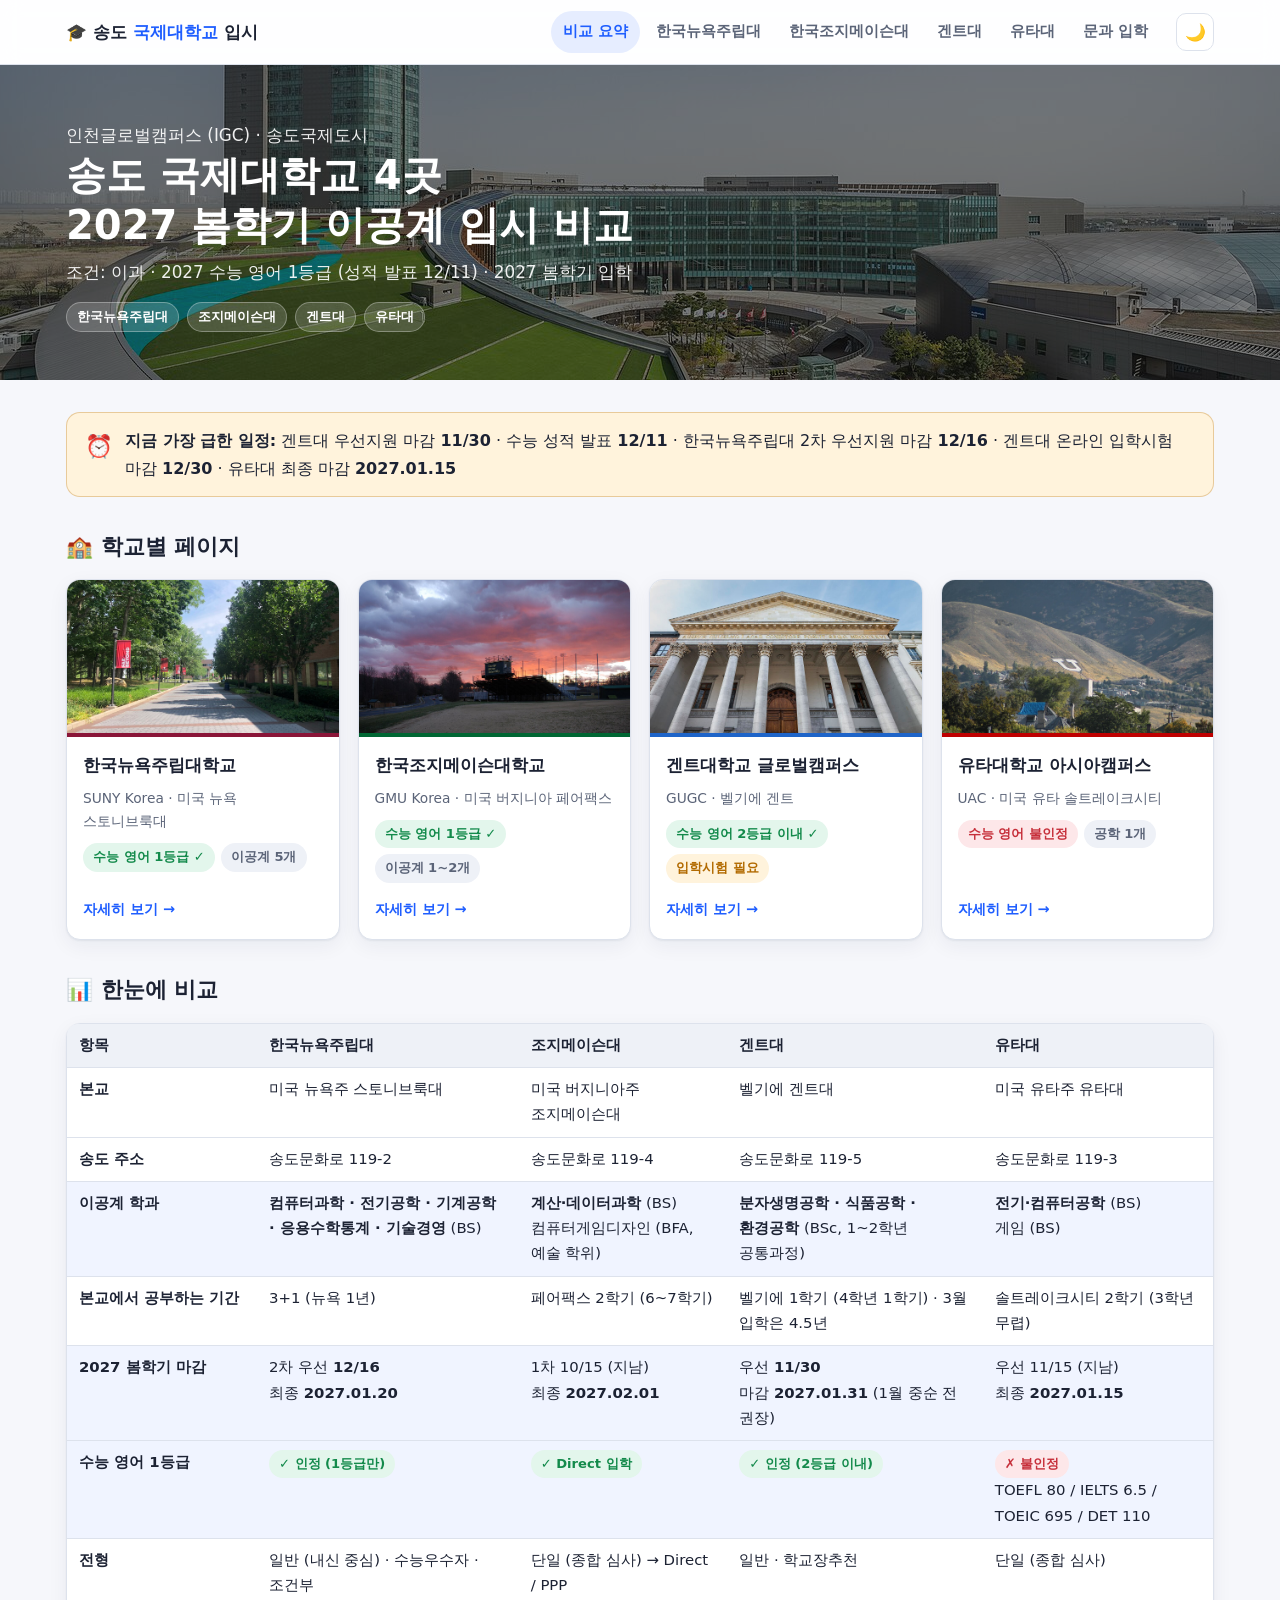
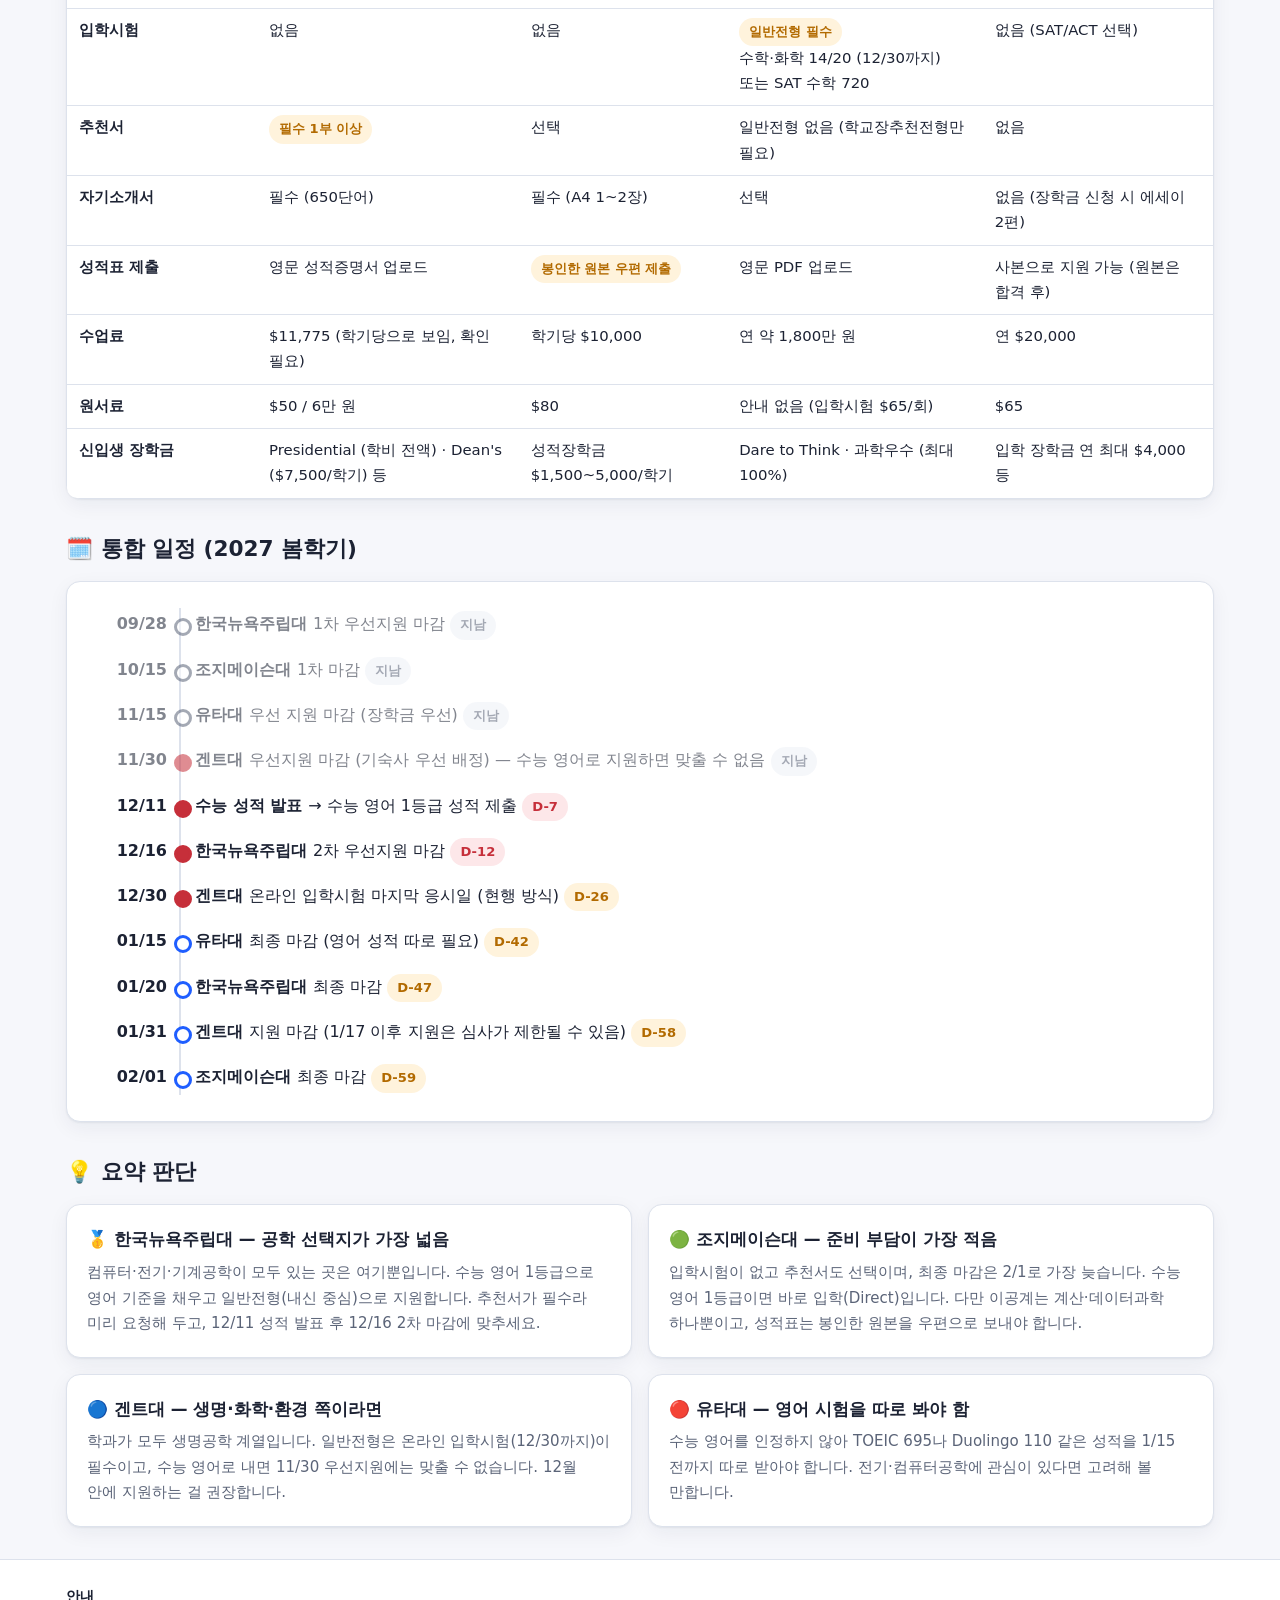
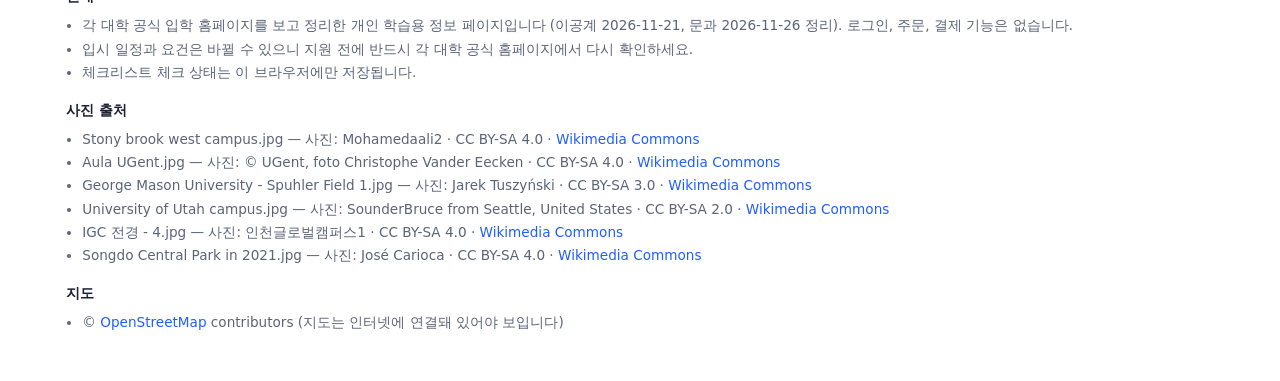
<file: index.html>
<!doctype html>
<html lang="ko">
<head>
<meta charset="utf-8">
<meta name="viewport" content="width=device-width, initial-scale=1">
<title>송도 국제대학교 비교</title>
<meta name="description" content="인천글로벌캠퍼스 4개 대학 2027 봄학기 이공계 입시 비교 요약">
<link rel="stylesheet" href="css/style.css">
</head>
<body data-page="index">
<header class="site-header">
  <div class="header-inner">
    <a class="brand" href="index.html">🎓 송도 <span>국제대학교</span> 입시</a>
    <button class="icon-btn menu-btn" id="menu-toggle" aria-label="메뉴 열기" aria-expanded="false">☰</button>
    <nav class="nav" id="site-nav"><a href="index.html" class="active">비교 요약</a><a href="suny.html">한국뉴욕주립대</a><a href="gmu.html">한국조지메이슨대</a><a href="ghent.html">겐트대</a><a href="utah.html">유타대</a><a href="munkwa.html">문과 입학</a></nav>
    <button class="icon-btn" id="theme-toggle" aria-label="다크 모드 전환">🌙</button>
  </div>
</header>
<section class="hero has-img">
  <img class="hero-bg" src="images/igc.jpg" alt="">
  <div class="hero-inner">
    <p>인천글로벌캠퍼스 (IGC) · 송도국제도시</p>
    <h1>송도 국제대학교 4곳<br>2027 봄학기 이공계 입시 비교</h1>
    <p>조건: 이과 · 2027 수능 영어 1등급 (성적 발표 12/11) · 2027 봄학기 입학</p>
    <div class="badges">
      <span class="badge">한국뉴욕주립대</span><span class="badge">조지메이슨대</span>
      <span class="badge">겐트대</span><span class="badge">유타대</span>
    </div>
  </div>
</section>

<main class="container">

  <section class="block">
    <div class="notice">
      <span style="font-size:1.4rem">⏰</span>
      <div>
        <strong>지금 가장 급한 일정:</strong> 겐트대 우선지원 마감 <strong>11/30</strong> · 수능 성적 발표 <strong>12/11</strong> ·
        한국뉴욕주립대 2차 우선지원 마감 <strong>12/16</strong> · 겐트대 온라인 입학시험 마감 <strong>12/30</strong> ·
        유타대 최종 마감 <strong>2027.01.15</strong>
      </div>
    </div>
  </section>

  <section class="block">
    <h2 class="section-title">🏫 학교별 페이지</h2>
    <div class="school-grid">
      <a class="card school-card" href="suny.html" style="--accent:#8a1538">
        <img src="images/sbu.jpg" alt="스토니브룩대학교 캠퍼스" loading="lazy">
        <div class="sc-body">
          <h3>한국뉴욕주립대학교</h3>
          <p class="sub">SUNY Korea · 미국 뉴욕 스토니브룩대</p>
          <div class="tags"><span class="badge ok">수능 영어 1등급 ✓</span><span class="badge">이공계 5개</span></div>
          <span class="more">자세히 보기 →</span>
        </div>
      </a>
      <a class="card school-card" href="gmu.html" style="--accent:#006633">
        <img src="images/gmu.jpg" alt="조지메이슨대학교 캠퍼스" loading="lazy">
        <div class="sc-body">
          <h3>한국조지메이슨대학교</h3>
          <p class="sub">GMU Korea · 미국 버지니아 페어팩스</p>
          <div class="tags"><span class="badge ok">수능 영어 1등급 ✓</span><span class="badge">이공계 1~2개</span></div>
          <span class="more">자세히 보기 →</span>
        </div>
      </a>
      <a class="card school-card" href="ghent.html" style="--accent:#1e64c8">
        <img src="images/ghent.jpg" alt="겐트대학교 아울라" loading="lazy">
        <div class="sc-body">
          <h3>겐트대학교 글로벌캠퍼스</h3>
          <p class="sub">GUGC · 벨기에 겐트</p>
          <div class="tags"><span class="badge ok">수능 영어 2등급 이내 ✓</span><span class="badge warn">입학시험 필요</span></div>
          <span class="more">자세히 보기 →</span>
        </div>
      </a>
      <a class="card school-card" href="utah.html" style="--accent:#be0000">
        <img src="images/utah.jpg" alt="유타대학교 캠퍼스" loading="lazy">
        <div class="sc-body">
          <h3>유타대학교 아시아캠퍼스</h3>
          <p class="sub">UAC · 미국 유타 솔트레이크시티</p>
          <div class="tags"><span class="badge bad">수능 영어 불인정</span><span class="badge">공학 1개</span></div>
          <span class="more">자세히 보기 →</span>
        </div>
      </a>
    </div>
  </section>

  <section class="block">
    <h2 class="section-title">📊 한눈에 비교</h2>
    <div class="card" style="padding:0">
      <div class="table-wrap compare" style="margin:0;border:0">
        <table>
          <thead>
            <tr>
              <th>항목</th>
              <th><a href="suny.html">한국뉴욕주립대</a></th>
              <th><a href="gmu.html">조지메이슨대</a></th>
              <th><a href="ghent.html">겐트대</a></th>
              <th><a href="utah.html">유타대</a></th>
            </tr>
          </thead>
          <tbody>
            <tr><td>본교</td><td>미국 뉴욕주 스토니브룩대</td><td>미국 버지니아주 조지메이슨대</td><td>벨기에 겐트대</td><td>미국 유타주 유타대</td></tr>
            <tr><td>송도 주소</td><td>송도문화로 119-2</td><td>송도문화로 119-4</td><td>송도문화로 119-5</td><td>송도문화로 119-3</td></tr>
            <tr class="hl"><td>이공계 학과</td>
              <td><strong>컴퓨터과학 · 전기공학 · 기계공학 · 응용수학통계 · 기술경영</strong> (BS)</td>
              <td><strong>계산·데이터과학</strong> (BS)<br>컴퓨터게임디자인 (BFA, 예술 학위)</td>
              <td><strong>분자생명공학 · 식품공학 · 환경공학</strong> (BSc, 1~2학년 공통과정)</td>
              <td><strong>전기·컴퓨터공학</strong> (BS)<br>게임 (BS)</td></tr>
            <tr><td>본교에서 공부하는 기간</td><td>3+1 (뉴욕 1년)</td><td>페어팩스 2학기 (6~7학기)</td><td>벨기에 1학기 (4학년 1학기) · 3월 입학은 4.5년</td><td>솔트레이크시티 2학기 (3학년 무렵)</td></tr>
            <tr class="hl"><td>2027 봄학기 마감</td>
              <td>2차 우선 <strong>12/16</strong><br>최종 <strong>2027.01.20</strong></td>
              <td>1차 10/15 (지남)<br>최종 <strong>2027.02.01</strong></td>
              <td>우선 <strong>11/30</strong><br>마감 <strong>2027.01.31</strong> (1월 중순 전 권장)</td>
              <td>우선 11/15 (지남)<br>최종 <strong>2027.01.15</strong></td></tr>
            <tr class="hl"><td>수능 영어 1등급</td>
              <td><span class="badge ok">✓ 인정 (1등급만)</span></td>
              <td><span class="badge ok">✓ Direct 입학</span></td>
              <td><span class="badge ok">✓ 인정 (2등급 이내)</span></td>
              <td><span class="badge bad">✗ 불인정</span><br>TOEFL 80 / IELTS 6.5 / TOEIC 695 / DET 110</td></tr>
            <tr><td>전형</td><td>일반 (내신 중심) · 수능우수자 · 조건부</td><td>단일 (종합 심사) → Direct / PPP</td><td>일반 · 학교장추천</td><td>단일 (종합 심사)</td></tr>
            <tr><td>입학시험</td><td>없음</td><td>없음</td><td><span class="badge warn">일반전형 필수</span><br>수학·화학 14/20 (12/30까지) 또는 SAT 수학 720</td><td>없음 (SAT/ACT 선택)</td></tr>
            <tr><td>추천서</td><td><span class="badge warn">필수 1부 이상</span></td><td>선택</td><td>일반전형 없음 (학교장추천전형만 필요)</td><td>없음</td></tr>
            <tr><td>자기소개서</td><td>필수 (650단어)</td><td>필수 (A4 1~2장)</td><td>선택</td><td>없음 (장학금 신청 시 에세이 2편)</td></tr>
            <tr><td>성적표 제출</td><td>영문 성적증명서 업로드</td><td><span class="badge warn">봉인한 원본 우편 제출</span></td><td>영문 PDF 업로드</td><td>사본으로 지원 가능 (원본은 합격 후)</td></tr>
            <tr><td>수업료</td><td>$11,775 (학기당으로 보임, 확인 필요)</td><td>학기당 $10,000</td><td>연 약 1,800만 원</td><td>연 $20,000</td></tr>
            <tr><td>원서료</td><td>$50 / 6만 원</td><td>$80</td><td>안내 없음 (입학시험 $65/회)</td><td>$65</td></tr>
            <tr><td>신입생 장학금</td><td>Presidential (학비 전액) · Dean's ($7,500/학기) 등</td><td>성적장학금 $1,500~5,000/학기</td><td>Dare to Think · 과학우수 (최대 100%)</td><td>입학 장학금 연 최대 $4,000 등</td></tr>
          </tbody>
        </table>
      </div>
    </div>
  </section>

  <section class="block">
    <h2 class="section-title">🗓️ 통합 일정 (2027 봄학기)</h2>
    <div class="card">
      <ul class="timeline">
        <li><span class="date">09/28</span><span class="what" data-date="2026-09-28"><strong>한국뉴욕주립대</strong>1차 우선지원 마감</span></li>
        <li><span class="date">10/15</span><span class="what" data-date="2026-10-15"><strong>조지메이슨대</strong>1차 마감</span></li>
        <li><span class="date">11/15</span><span class="what" data-date="2026-11-15"><strong>유타대</strong>우선 지원 마감 (장학금 우선)</span></li>
        <li class="key"><span class="date">11/30</span><span class="what" data-date="2026-11-30"><strong>겐트대</strong>우선지원 마감 (기숙사 우선 배정) — 수능 영어로 지원하면 맞출 수 없음</span></li>
        <li class="key"><span class="date">12/11</span><span class="what" data-date="2026-12-11"><strong>수능 성적 발표</strong>→ 수능 영어 1등급 성적 제출</span></li>
        <li class="key"><span class="date">12/16</span><span class="what" data-date="2026-12-16"><strong>한국뉴욕주립대</strong>2차 우선지원 마감</span></li>
        <li class="key"><span class="date">12/30</span><span class="what" data-date="2026-12-30"><strong>겐트대</strong>온라인 입학시험 마지막 응시일 (현행 방식)</span></li>
        <li><span class="date">01/15</span><span class="what" data-date="2027-01-15"><strong>유타대</strong>최종 마감 (영어 성적 따로 필요)</span></li>
        <li><span class="date">01/20</span><span class="what" data-date="2027-01-20"><strong>한국뉴욕주립대</strong>최종 마감</span></li>
        <li><span class="date">01/31</span><span class="what" data-date="2027-01-31"><strong>겐트대</strong>지원 마감 (1/17 이후 지원은 심사가 제한될 수 있음)</span></li>
        <li><span class="date">02/01</span><span class="what" data-date="2027-02-01"><strong>조지메이슨대</strong>최종 마감</span></li>
      </ul>
    </div>
  </section>

  <section class="block">
    <h2 class="section-title">💡 요약 판단</h2>
    <div class="reco-grid">
      <div class="card reco">
        <h3>🥇 한국뉴욕주립대 — 공학 선택지가 가장 넓음</h3>
        <p>컴퓨터·전기·기계공학이 모두 있는 곳은 여기뿐입니다. 수능 영어 1등급으로 영어 기준을 채우고 일반전형(내신 중심)으로 지원합니다. 추천서가 필수라 미리 요청해 두고, 12/11 성적 발표 후 12/16 2차 마감에 맞추세요.</p>
      </div>
      <div class="card reco">
        <h3>🟢 조지메이슨대 — 준비 부담이 가장 적음</h3>
        <p>입학시험이 없고 추천서도 선택이며, 최종 마감은 2/1로 가장 늦습니다. 수능 영어 1등급이면 바로 입학(Direct)입니다. 다만 이공계는 계산·데이터과학 하나뿐이고, 성적표는 봉인한 원본을 우편으로 보내야 합니다.</p>
      </div>
      <div class="card reco">
        <h3>🔵 겐트대 — 생명·화학·환경 쪽이라면</h3>
        <p>학과가 모두 생명공학 계열입니다. 일반전형은 온라인 입학시험(12/30까지)이 필수이고, 수능 영어로 내면 11/30 우선지원에는 맞출 수 없습니다. 12월 안에 지원하는 걸 권장합니다.</p>
      </div>
      <div class="card reco">
        <h3>🔴 유타대 — 영어 시험을 따로 봐야 함</h3>
        <p>수능 영어를 인정하지 않아 TOEIC 695나 Duolingo 110 같은 성적을 1/15 전까지 따로 받아야 합니다. 전기·컴퓨터공학에 관심이 있다면 고려해 볼 만합니다.</p>
      </div>
    </div>
  </section>

</main>

<footer class="site-footer">
  <div class="container">
    <h4>안내</h4>
    <ul>
      <li>각 대학 공식 입학 홈페이지를 보고 정리한 개인 학습용 정보 페이지입니다 (이공계 2026-11-21, 문과 2026-11-26 정리). 로그인, 주문, 결제 기능은 없습니다.</li>
      <li>입시 일정과 요건은 바뀔 수 있으니 지원 전에 반드시 각 대학 공식 홈페이지에서 다시 확인하세요.</li>
      <li>체크리스트 체크 상태는 이 브라우저에만 저장됩니다.</li>
    </ul>
    <h4>사진 출처</h4>
    <ul><li>Stony brook west campus.jpg — 사진: Mohamedaali2 · CC BY-SA 4.0 · <a href="https://commons.wikimedia.org/wiki/File:Stony_brook_west_campus.jpg" target="_blank" rel="noopener">Wikimedia Commons</a></li><li>Aula UGent.jpg — 사진: © UGent, foto Christophe Vander Eecken · CC BY-SA 4.0 · <a href="https://commons.wikimedia.org/wiki/File:Aula_UGent.jpg" target="_blank" rel="noopener">Wikimedia Commons</a></li><li>George Mason University - Spuhler Field 1.jpg — 사진: Jarek Tuszyński · CC BY-SA 3.0 · <a href="https://commons.wikimedia.org/wiki/File:George_Mason_University_-_Spuhler_Field_1.jpg" target="_blank" rel="noopener">Wikimedia Commons</a></li><li>University of Utah campus.jpg — 사진: SounderBruce from Seattle, United States · CC BY-SA 2.0 · <a href="https://commons.wikimedia.org/wiki/File:University_of_Utah_campus.jpg" target="_blank" rel="noopener">Wikimedia Commons</a></li><li>IGC 전경 - 4.jpg — 사진: 인천글로벌캠퍼스1 · CC BY-SA 4.0 · <a href="https://commons.wikimedia.org/wiki/File:IGC_%EC%A0%84%EA%B2%BD_-_4.jpg" target="_blank" rel="noopener">Wikimedia Commons</a></li><li>Songdo Central Park in 2021.jpg — 사진: José Carioca · CC BY-SA 4.0 · <a href="https://commons.wikimedia.org/wiki/File:Songdo_Central_Park_in_2021.jpg" target="_blank" rel="noopener">Wikimedia Commons</a></li></ul>
    <h4>지도</h4>
    <ul><li>© <a href="https://www.openstreetmap.org/copyright" target="_blank" rel="noopener">OpenStreetMap</a> contributors (지도는 인터넷에 연결돼 있어야 보입니다)</li></ul>
  </div>
</footer>
<button class="icon-btn to-top" id="to-top" aria-label="맨 위로">↑</button>
<script src="js/main.js"></script>
</body>
</html>
</file>
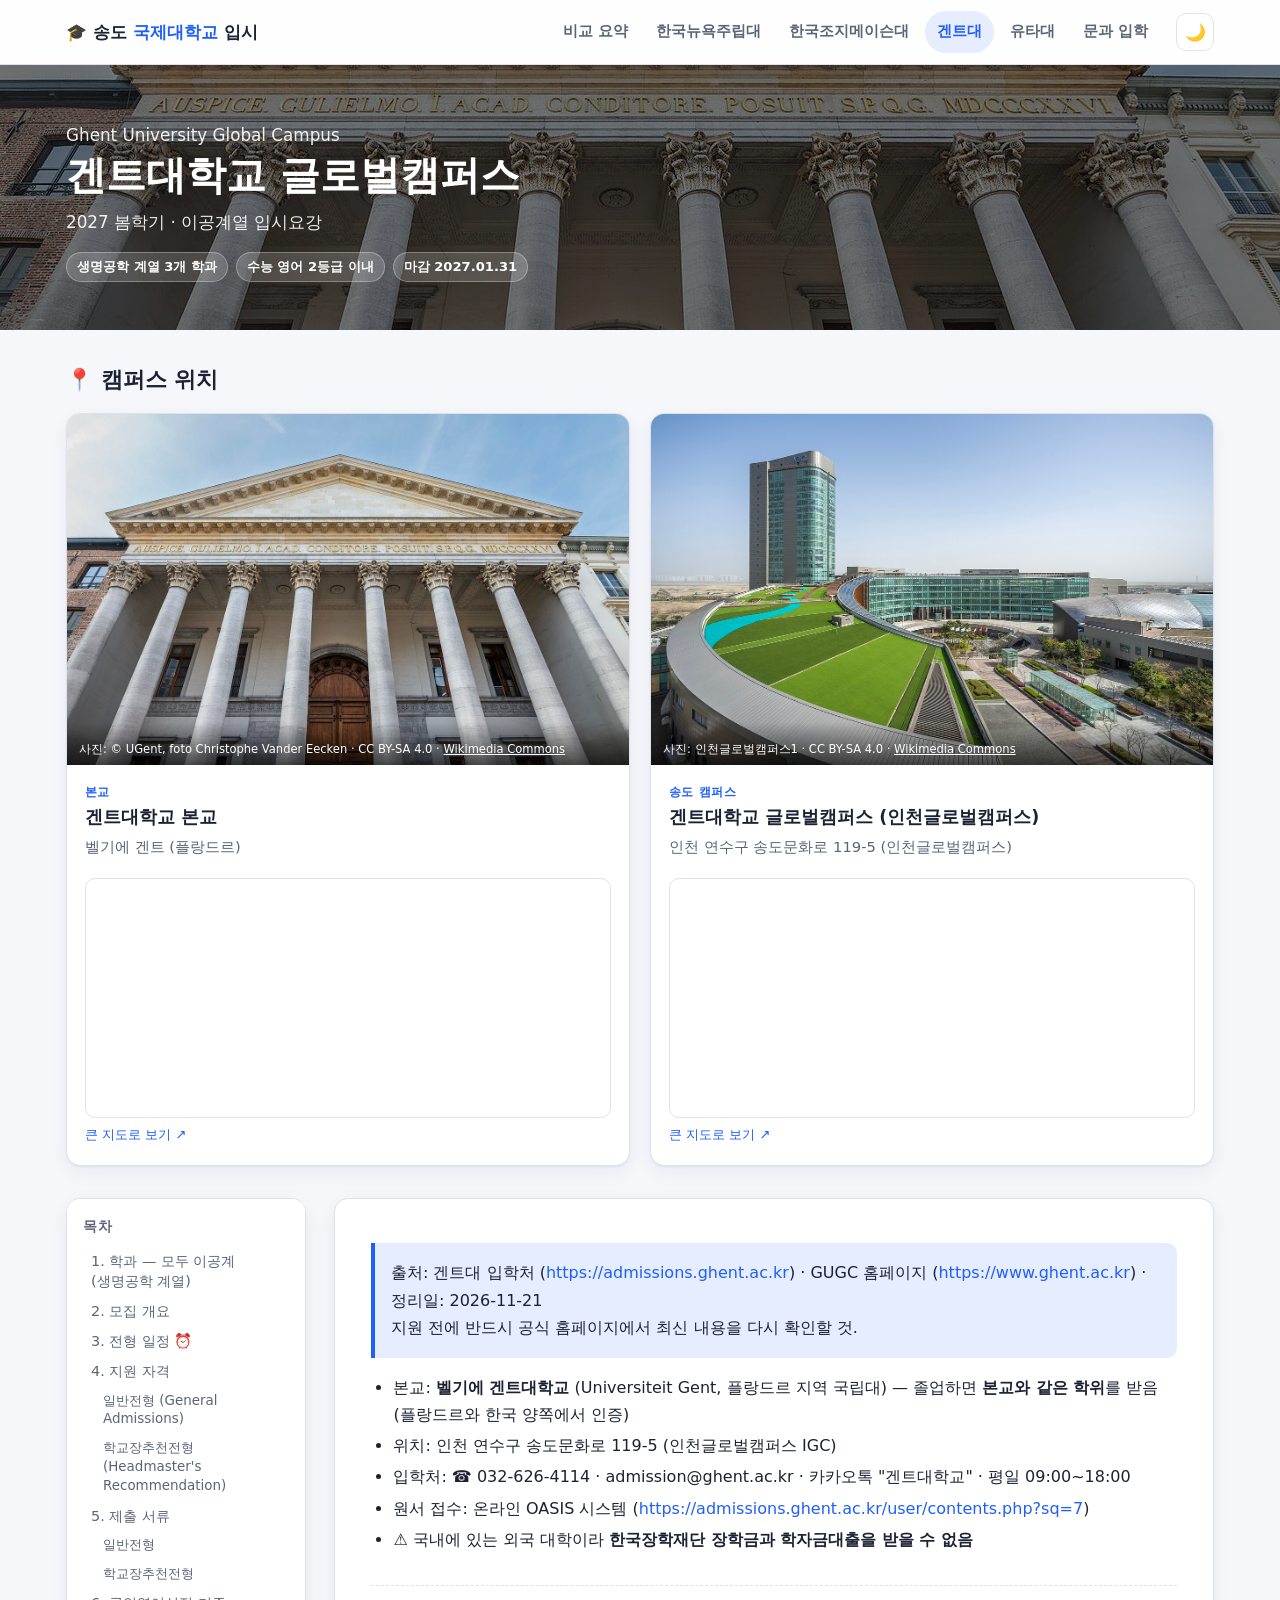
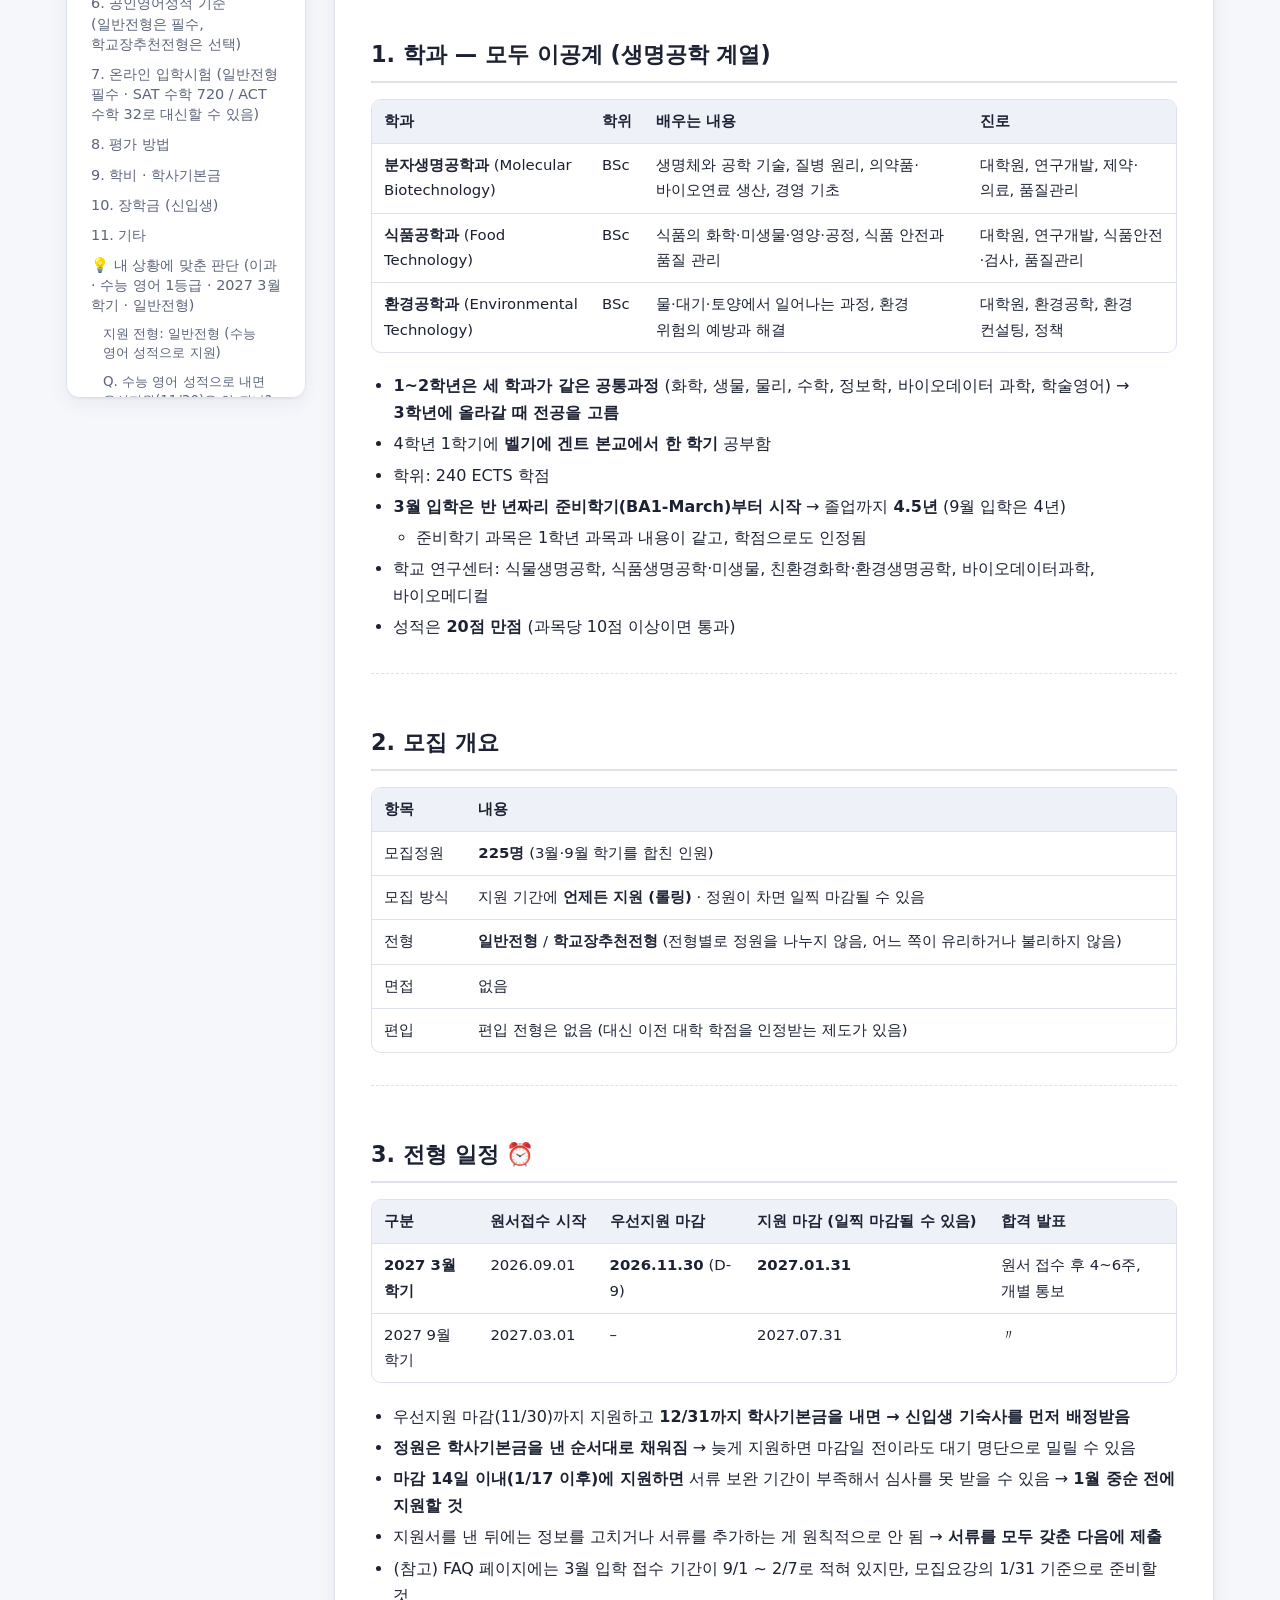
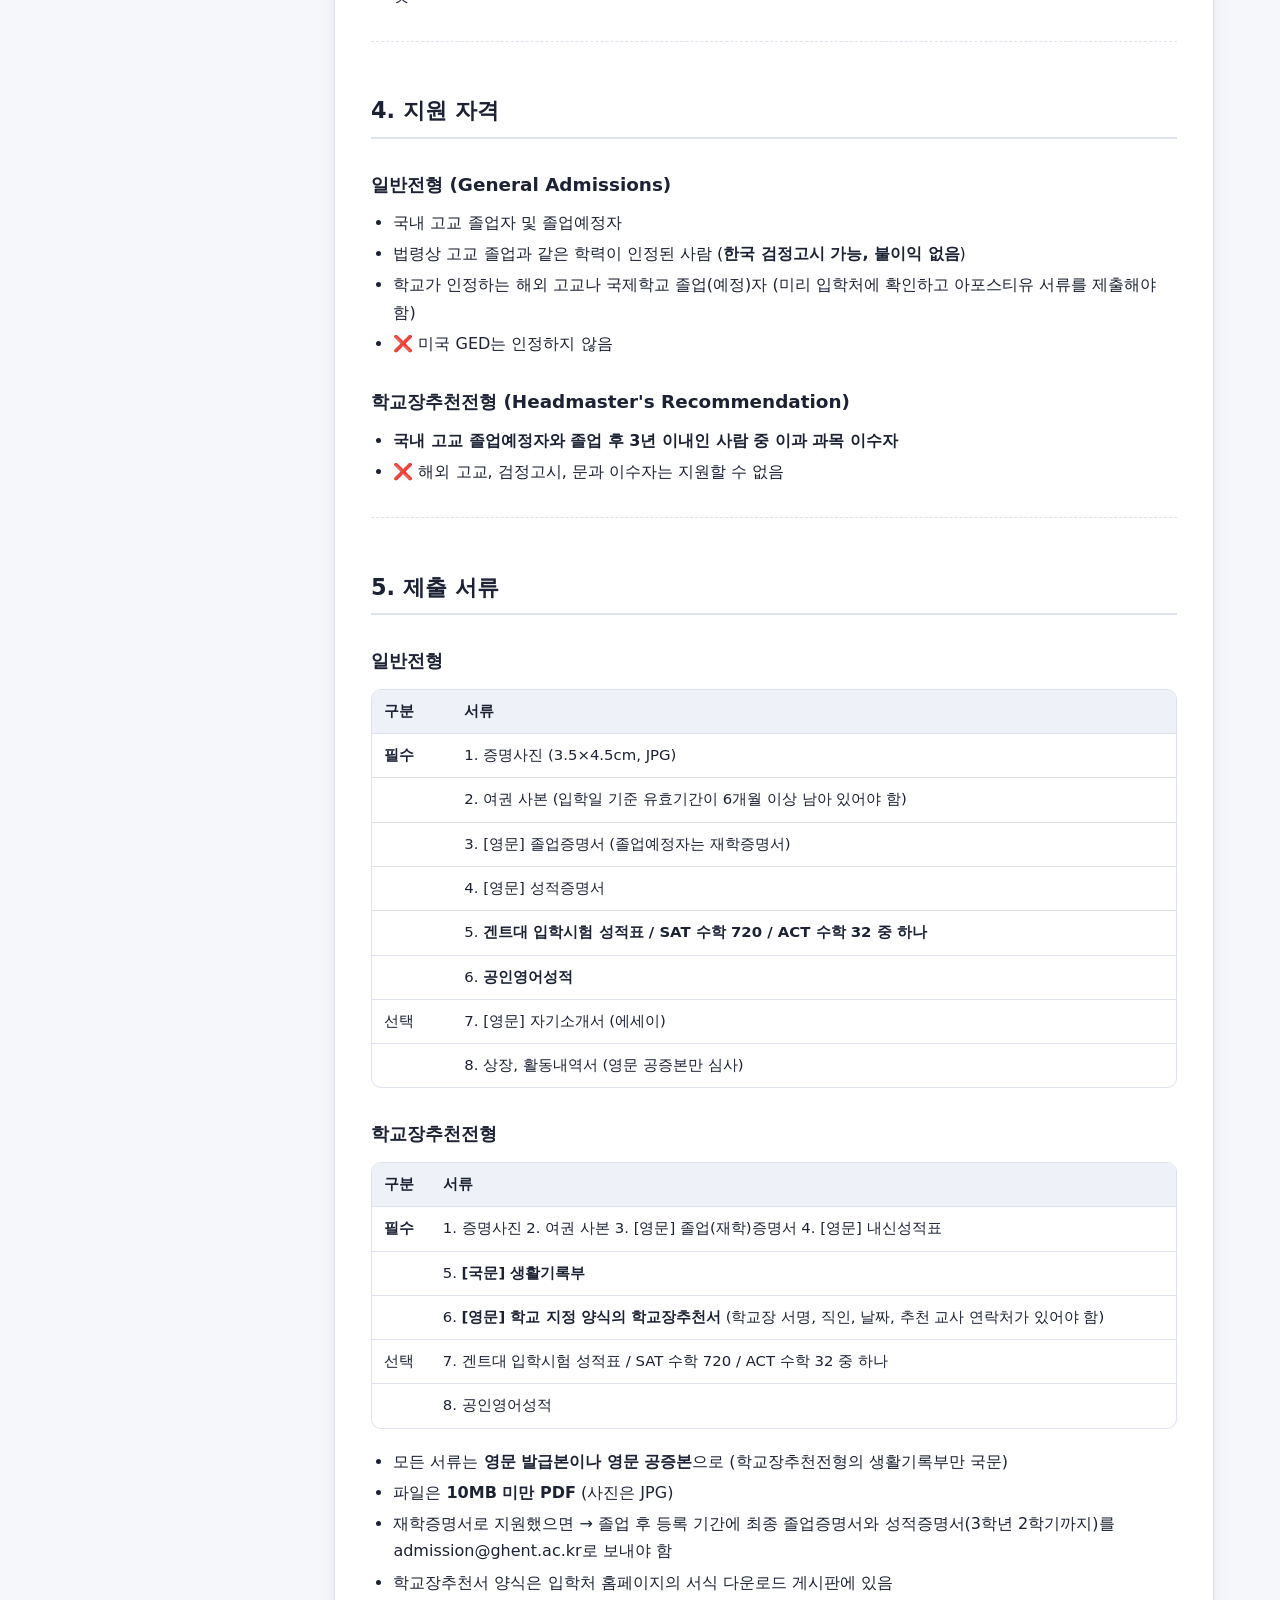
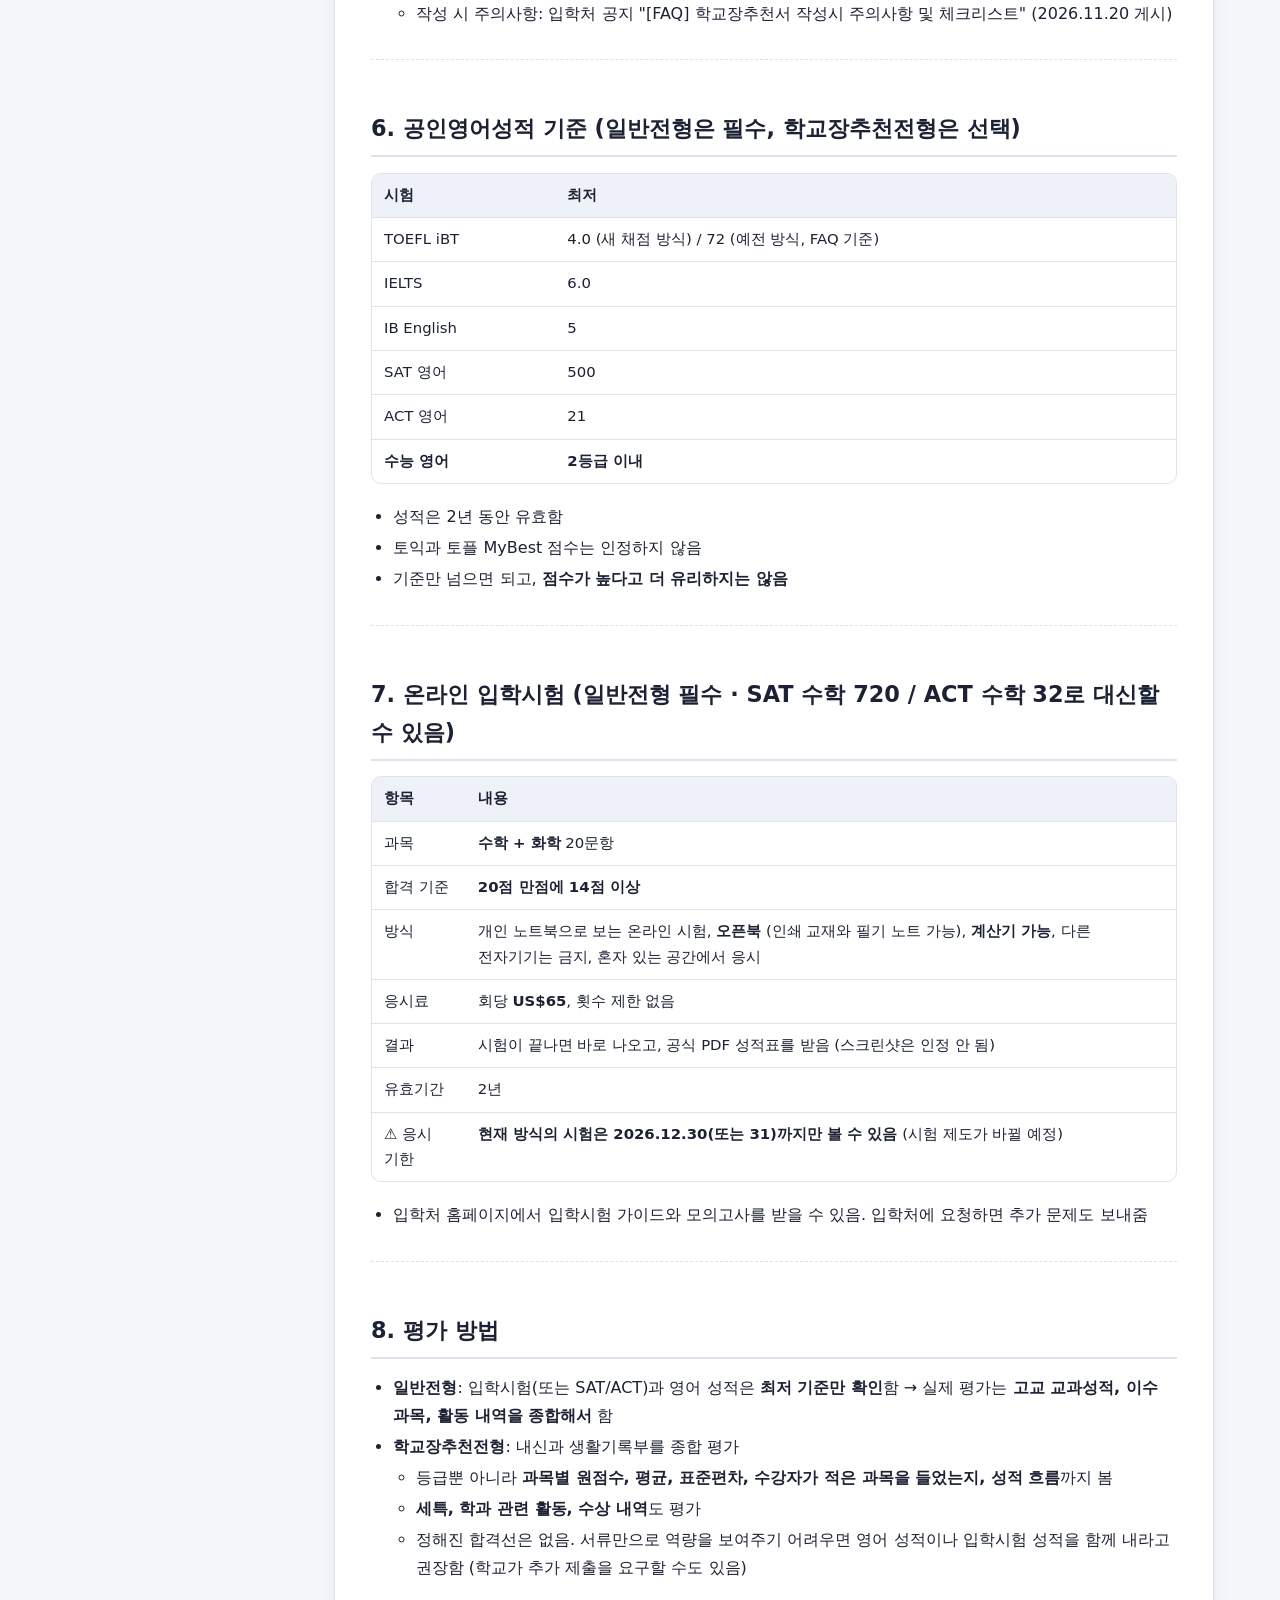
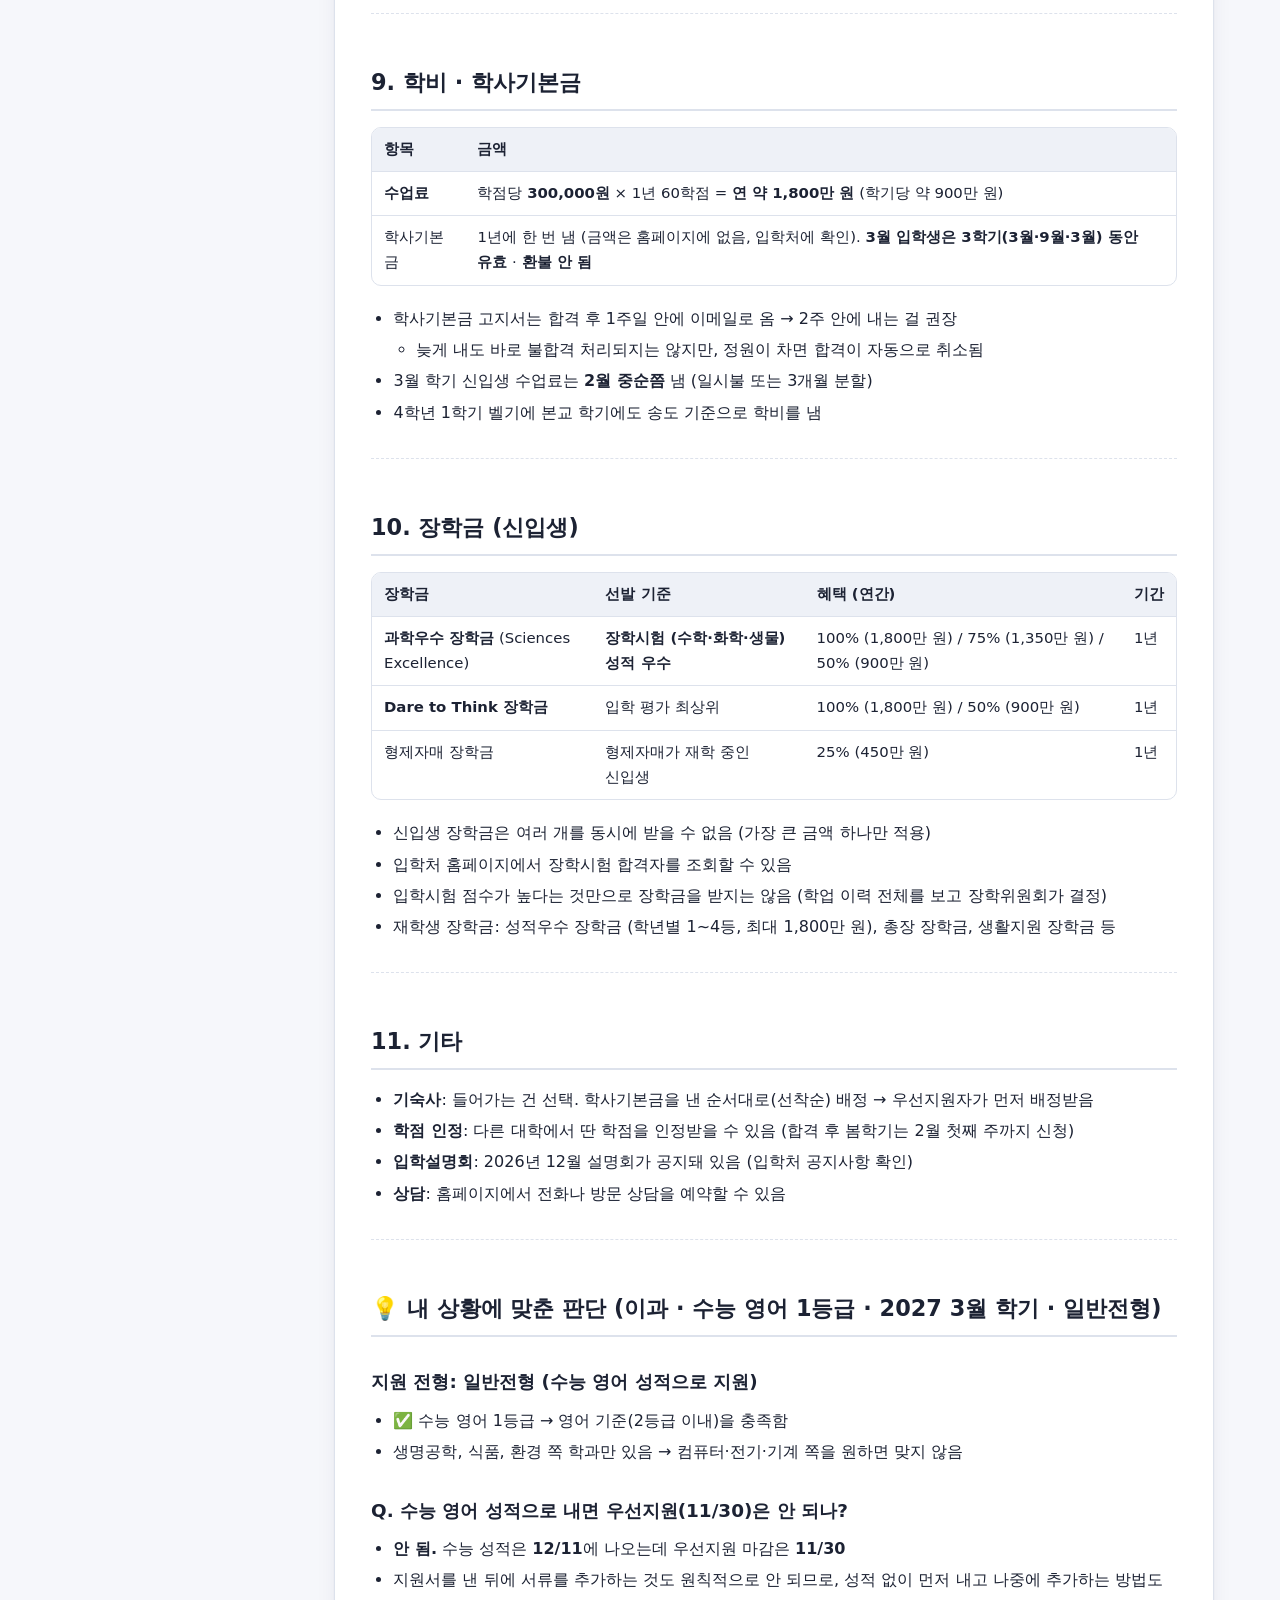
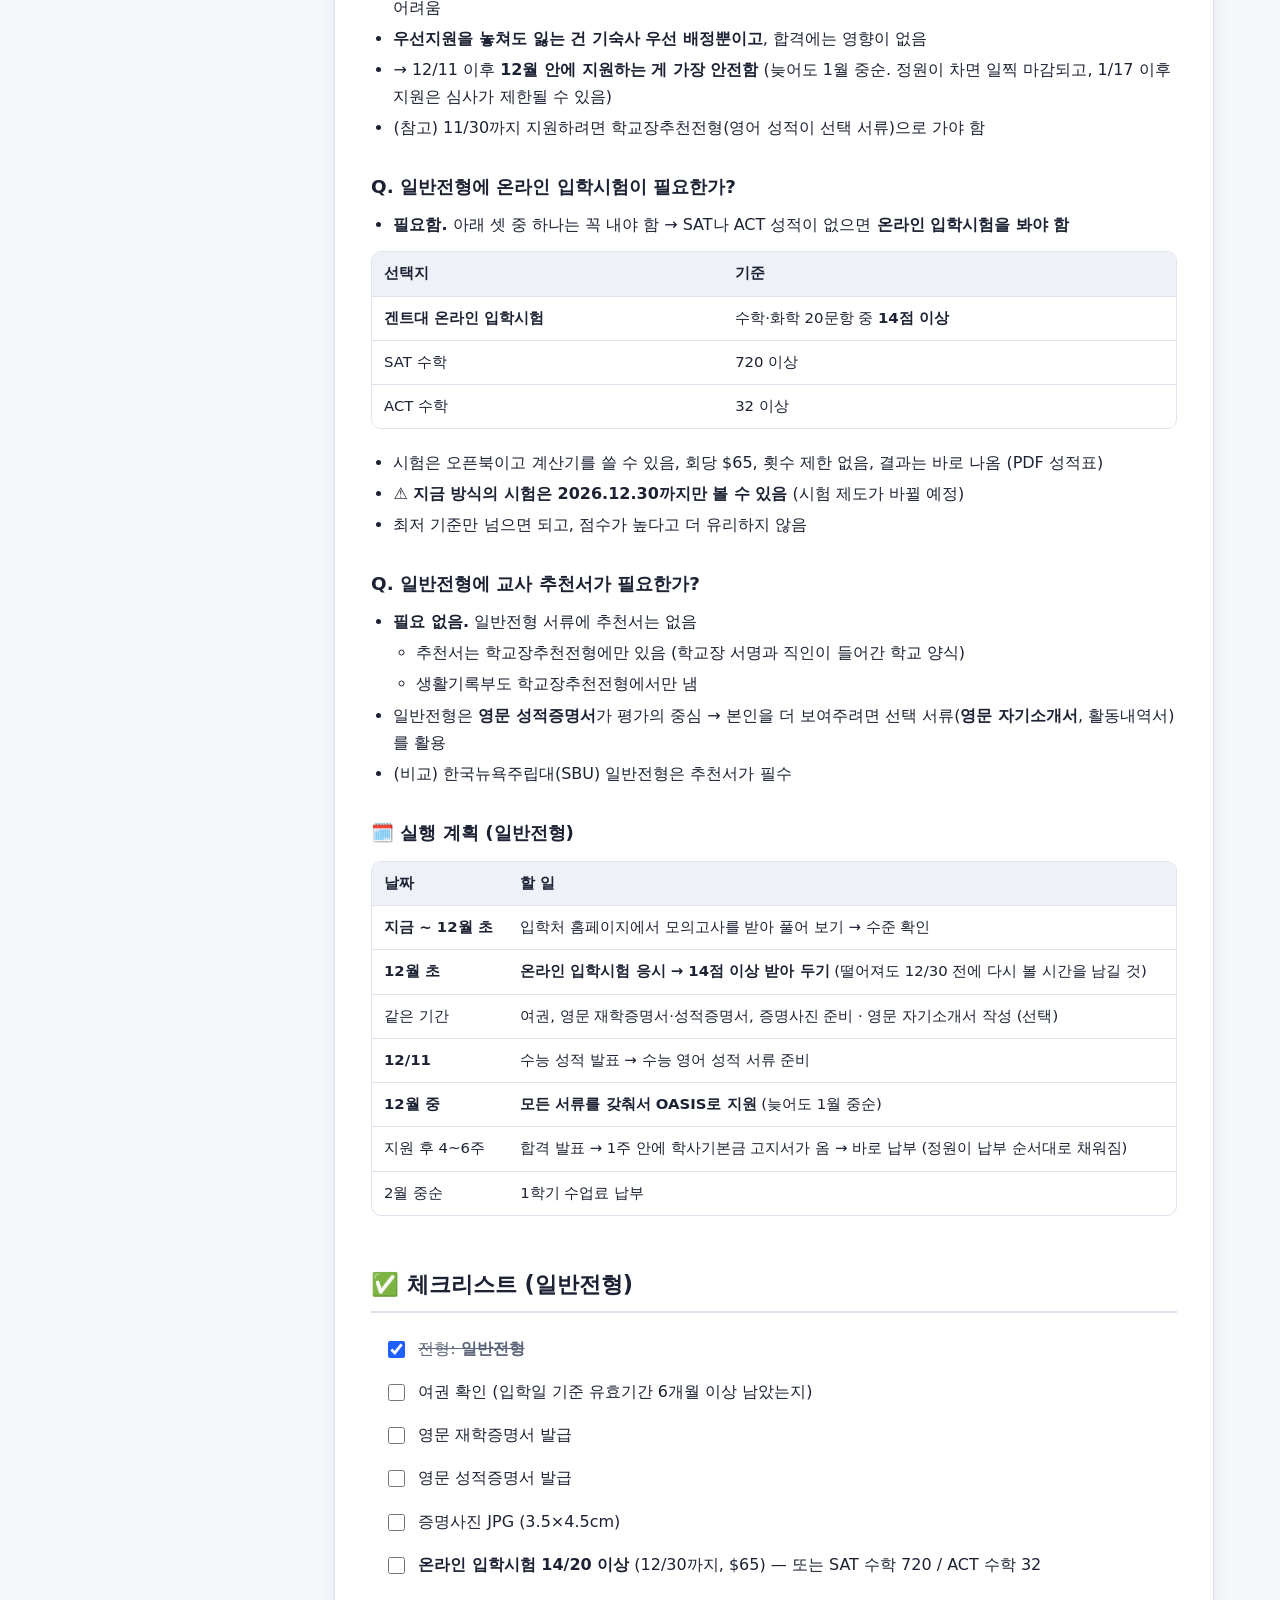
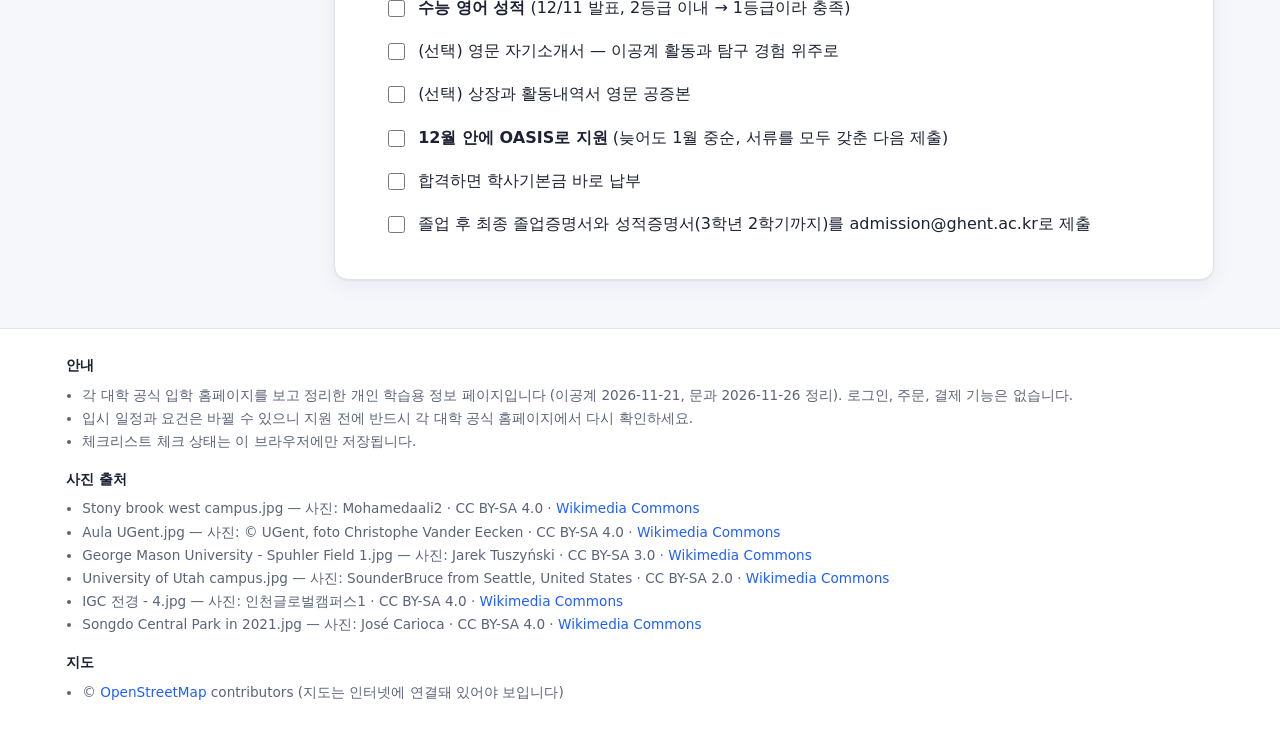
<file: ghent.html>
<!doctype html>
<html lang="ko">
<head>
<meta charset="utf-8">
<meta name="viewport" content="width=device-width, initial-scale=1">
<title>겐트대학교 글로벌캠퍼스 이공계열 입시요강</title>
<meta name="description" content="겐트대학교 글로벌캠퍼스 2027 봄학기 이공계열 입시요강">
<link rel="stylesheet" href="css/style.css">
</head>
<body data-page="ghent">
<header class="site-header">
  <div class="header-inner">
    <a class="brand" href="index.html">🎓 송도 <span>국제대학교</span> 입시</a>
    <button class="icon-btn menu-btn" id="menu-toggle" aria-label="메뉴 열기" aria-expanded="false">☰</button>
    <nav class="nav" id="site-nav"><a href="index.html">비교 요약</a><a href="suny.html">한국뉴욕주립대</a><a href="gmu.html">한국조지메이슨대</a><a href="ghent.html" class="active">겐트대</a><a href="utah.html">유타대</a><a href="munkwa.html">문과 입학</a></nav>
    <button class="icon-btn" id="theme-toggle" aria-label="다크 모드 전환">🌙</button>
  </div>
</header>

<section class="hero has-img">
  <img class="hero-bg" src="images/ghent.jpg" alt="">
  <div class="hero-inner">
    <p>Ghent University Global Campus</p>
    <h1>겐트대학교 글로벌캠퍼스</h1>
    <p>2027 봄학기 · 이공계열 입시요강</p>
    <div class="badges"><span class="badge">생명공학 계열 3개 학과</span><span class="badge">수능 영어 2등급 이내</span><span class="badge">마감 2027.01.31</span></div>
  </div>
</section>

<main class="container">
  <section class="block" id="location">
    <h2 class="section-title">📍 캠퍼스 위치</h2>
    <div class="loc-grid">
      <article class="card loc-card">
        <figure>
          <img src="images/ghent.jpg" alt="겐트대학교 본교 사진" loading="lazy">
          <figcaption>사진: © UGent, foto Christophe Vander Eecken · CC BY-SA 4.0 · <a href="https://commons.wikimedia.org/wiki/File:Aula_UGent.jpg" target="_blank" rel="noopener">Wikimedia Commons</a></figcaption>
        </figure>
        <div class="loc-body">
          <div class="loc-tag">본교</div>
          <h3>겐트대학교 본교</h3>
          <p class="addr">벨기에 겐트 (플랑드르)</p>
        </div>
        <div class="map-wrap">
          <iframe src="https://www.openstreetmap.org/export/embed.html?bbox=3.7087,51.0346,3.7471,51.0586&layer=mapnik&marker=51.0466,3.7279" title="겐트대학교 본교 지도" loading="lazy"></iframe>
          <a class="map-link" href="https://www.openstreetmap.org/?mlat=51.0466&mlon=3.7279#map=15/51.0466/3.7279" target="_blank" rel="noopener">큰 지도로 보기 ↗</a>
        </div>
      </article>
      <article class="card loc-card">
        <figure>
          <img src="images/igc.jpg" alt="인천글로벌캠퍼스 전경" loading="lazy">
          <figcaption>사진: 인천글로벌캠퍼스1 · CC BY-SA 4.0 · <a href="https://commons.wikimedia.org/wiki/File:IGC_%EC%A0%84%EA%B2%BD_-_4.jpg" target="_blank" rel="noopener">Wikimedia Commons</a></figcaption>
        </figure>
        <div class="loc-body">
          <div class="loc-tag">송도 캠퍼스</div>
          <h3>겐트대학교 글로벌캠퍼스 (인천글로벌캠퍼스)</h3>
          <p class="addr">인천 연수구 송도문화로 119-5 (인천글로벌캠퍼스)</p>
        </div>
        <div class="map-wrap">
          <iframe src="https://www.openstreetmap.org/export/embed.html?bbox=126.6537,37.367599999999996,126.6793,37.3836&layer=mapnik&marker=37.3756,126.6665" title="인천글로벌캠퍼스 지도" loading="lazy"></iframe>
          <a class="map-link" href="https://www.openstreetmap.org/?mlat=37.3756&mlon=126.6665#map=15/37.3756/126.6665" target="_blank" rel="noopener">큰 지도로 보기 ↗</a>
        </div>
      </article>
    </div>
  </section>

  <div class="doc-layout">
    <aside class="card toc" aria-label="목차">
      <h4>목차</h4>
      <ol id="toc-list"></ol>
    </aside>
    <article class="card md">
<blockquote><p>출처: 겐트대 입학처 (<a href="https://admissions.ghent.ac.kr" target="_blank" rel="noopener">https://admissions.ghent.ac.kr</a>) · GUGC 홈페이지 (<a href="https://www.ghent.ac.kr" target="_blank" rel="noopener">https://www.ghent.ac.kr</a>) · 정리일: 2026-11-21<br>지원 전에 반드시 공식 홈페이지에서 최신 내용을 다시 확인할 것.</p></blockquote>
<ul><li>본교: <strong>벨기에 겐트대학교</strong> (Universiteit Gent, 플랑드르 지역 국립대) — 졸업하면 <strong>본교와 같은 학위</strong>를 받음 (플랑드르와 한국 양쪽에서 인증)</li><li>위치: 인천 연수구 송도문화로 119-5 (인천글로벌캠퍼스 IGC)</li><li>입학처: ☎ 032-626-4114 · admission@ghent.ac.kr · 카카오톡 "겐트대학교" · 평일 09:00~18:00</li><li>원서 접수: 온라인 OASIS 시스템 (<a href="https://admissions.ghent.ac.kr/user/contents.php?sq=7" target="_blank" rel="noopener">https://admissions.ghent.ac.kr/user/contents.php?sq=7</a>)</li><li>⚠️ 국내에 있는 외국 대학이라 <strong>한국장학재단 장학금과 학자금대출을 받을 수 없음</strong></li></ul>
<hr>
<h2 id="1-학과--모두-이공계-생명공학-계열">1. 학과 — 모두 이공계 (생명공학 계열)</h2>
<div class="table-wrap"><table><thead><tr><th>학과</th><th>학위</th><th>배우는 내용</th><th>진로</th></tr></thead><tbody><tr><td><strong>분자생명공학과</strong> (Molecular Biotechnology)</td><td>BSc</td><td>생명체와 공학 기술, 질병 원리, 의약품·바이오연료 생산, 경영 기초</td><td>대학원, 연구개발, 제약·의료, 품질관리</td></tr><tr><td><strong>식품공학과</strong> (Food Technology)</td><td>BSc</td><td>식품의 화학·미생물·영양·공정, 식품 안전과 품질 관리</td><td>대학원, 연구개발, 식품안전·검사, 품질관리</td></tr><tr><td><strong>환경공학과</strong> (Environmental Technology)</td><td>BSc</td><td>물·대기·토양에서 일어나는 과정, 환경 위험의 예방과 해결</td><td>대학원, 환경공학, 환경 컨설팅, 정책</td></tr></tbody></table></div>
<ul><li><strong>1~2학년은 세 학과가 같은 공통과정</strong> (화학, 생물, 물리, 수학, 정보학, 바이오데이터 과학, 학술영어) → <strong>3학년에 올라갈 때 전공을 고름</strong></li><li>4학년 1학기에 <strong>벨기에 겐트 본교에서 한 학기</strong> 공부함</li><li>학위: 240 ECTS 학점</li><li><strong>3월 입학은 반 년짜리 준비학기(BA1-March)부터 시작</strong> → 졸업까지 <strong>4.5년</strong> (9월 입학은 4년)<ul><li>준비학기 과목은 1학년 과목과 내용이 같고, 학점으로도 인정됨</li></ul></li><li>학교 연구센터: 식물생명공학, 식품생명공학·미생물, 친환경화학·환경생명공학, 바이오데이터과학, 바이오메디컬</li><li>성적은 <strong>20점 만점</strong> (과목당 10점 이상이면 통과)</li></ul>
<hr>
<h2 id="2-모집-개요">2. 모집 개요</h2>
<div class="table-wrap"><table><thead><tr><th>항목</th><th>내용</th></tr></thead><tbody><tr><td>모집정원</td><td><strong>225명</strong> (3월·9월 학기를 합친 인원)</td></tr><tr><td>모집 방식</td><td>지원 기간에 <strong>언제든 지원 (롤링)</strong> · 정원이 차면 일찍 마감될 수 있음</td></tr><tr><td>전형</td><td><strong>일반전형</strong> / <strong>학교장추천전형</strong> (전형별로 정원을 나누지 않음, 어느 쪽이 유리하거나 불리하지 않음)</td></tr><tr><td>면접</td><td>없음</td></tr><tr><td>편입</td><td>편입 전형은 없음 (대신 이전 대학 학점을 인정받는 제도가 있음)</td></tr></tbody></table></div>
<hr>
<h2 id="3-전형-일정">3. 전형 일정 ⏰</h2>
<div class="table-wrap"><table><thead><tr><th>구분</th><th>원서접수 시작</th><th><strong>우선지원 마감</strong></th><th>지원 마감 (일찍 마감될 수 있음)</th><th>합격 발표</th></tr></thead><tbody><tr><td><strong>2027 3월 학기</strong></td><td>2026.09.01</td><td><strong>2026.11.30</strong> (D-9)</td><td><strong>2027.01.31</strong></td><td>원서 접수 후 4~6주, 개별 통보</td></tr><tr><td>2027 9월 학기</td><td>2027.03.01</td><td>–</td><td>2027.07.31</td><td>〃</td></tr></tbody></table></div>
<ul><li>우선지원 마감(11/30)까지 지원하고 <strong>12/31까지 학사기본금을 내면 → 신입생 기숙사를 먼저 배정받음</strong></li><li><strong>정원은 학사기본금을 낸 순서대로 채워짐</strong> → 늦게 지원하면 마감일 전이라도 대기 명단으로 밀릴 수 있음</li><li><strong>마감 14일 이내(1/17 이후)에 지원하면</strong> 서류 보완 기간이 부족해서 심사를 못 받을 수 있음 → <strong>1월 중순 전에 지원할 것</strong></li><li>지원서를 낸 뒤에는 정보를 고치거나 서류를 추가하는 게 원칙적으로 안 됨 → <strong>서류를 모두 갖춘 다음에 제출</strong></li><li>(참고) FAQ 페이지에는 3월 입학 접수 기간이 9/1 ~ 2/7로 적혀 있지만, 모집요강의 1/31 기준으로 준비할 것</li></ul>
<hr>
<h2 id="4-지원-자격">4. 지원 자격</h2>
<h3 id="일반전형-general-admissions">일반전형 (General Admissions)</h3>
<ul><li>국내 고교 졸업자 및 졸업예정자</li><li>법령상 고교 졸업과 같은 학력이 인정된 사람 (<strong>한국 검정고시 가능, 불이익 없음</strong>)</li><li>학교가 인정하는 해외 고교나 국제학교 졸업(예정)자 (미리 입학처에 확인하고 아포스티유 서류를 제출해야 함)</li><li>❌ 미국 GED는 인정하지 않음</li></ul>
<h3 id="학교장추천전형-headmasters-recommendation">학교장추천전형 (Headmaster's Recommendation)</h3>
<ul><li><strong>국내 고교 졸업예정자와 졸업 후 3년 이내인 사람 중 이과 과목 이수자</strong></li><li>❌ 해외 고교, 검정고시, 문과 이수자는 지원할 수 없음</li></ul>
<hr>
<h2 id="5-제출-서류">5. 제출 서류</h2>
<h3 id="일반전형">일반전형</h3>
<div class="table-wrap"><table><thead><tr><th>구분</th><th>서류</th></tr></thead><tbody><tr><td><strong>필수</strong></td><td>1. 증명사진 (3.5×4.5cm, JPG)</td></tr><tr><td></td><td>2. 여권 사본 (입학일 기준 유효기간이 6개월 이상 남아 있어야 함)</td></tr><tr><td></td><td>3. [영문] 졸업증명서 (졸업예정자는 재학증명서)</td></tr><tr><td></td><td>4. [영문] 성적증명서</td></tr><tr><td></td><td>5. <strong>겐트대 입학시험 성적표 / SAT 수학 720 / ACT 수학 32 중 하나</strong></td></tr><tr><td></td><td>6. <strong>공인영어성적</strong></td></tr><tr><td>선택</td><td>7. [영문] 자기소개서 (에세이)</td></tr><tr><td></td><td>8. 상장, 활동내역서 (영문 공증본만 심사)</td></tr></tbody></table></div>
<h3 id="학교장추천전형">학교장추천전형</h3>
<div class="table-wrap"><table><thead><tr><th>구분</th><th>서류</th></tr></thead><tbody><tr><td><strong>필수</strong></td><td>1. 증명사진 2. 여권 사본 3. [영문] 졸업(재학)증명서 4. [영문] 내신성적표</td></tr><tr><td></td><td>5. <strong>[국문] 생활기록부</strong></td></tr><tr><td></td><td>6. <strong>[영문] 학교 지정 양식의 학교장추천서</strong> (학교장 서명, 직인, 날짜, 추천 교사 연락처가 있어야 함)</td></tr><tr><td>선택</td><td>7. 겐트대 입학시험 성적표 / SAT 수학 720 / ACT 수학 32 중 하나</td></tr><tr><td></td><td>8. 공인영어성적</td></tr></tbody></table></div>
<ul><li>모든 서류는 <strong>영문 발급본이나 영문 공증본</strong>으로 (학교장추천전형의 생활기록부만 국문)</li><li>파일은 <strong>10MB 미만 PDF</strong> (사진은 JPG)</li><li>재학증명서로 지원했으면 → 졸업 후 등록 기간에 최종 졸업증명서와 성적증명서(3학년 2학기까지)를 admission@ghent.ac.kr로 보내야 함</li><li>학교장추천서 양식은 입학처 홈페이지의 서식 다운로드 게시판에 있음<ul><li>작성 시 주의사항: 입학처 공지 "[FAQ] 학교장추천서 작성시 주의사항 및 체크리스트" (2026.11.20 게시)</li></ul></li></ul>
<hr>
<h2 id="6-공인영어성적-기준-일반전형은-필수-학교장추천전형은-선택">6. 공인영어성적 기준 (일반전형은 필수, 학교장추천전형은 선택)</h2>
<div class="table-wrap"><table><thead><tr><th>시험</th><th>최저</th></tr></thead><tbody><tr><td>TOEFL iBT</td><td>4.0 (새 채점 방식) / 72 (예전 방식, FAQ 기준)</td></tr><tr><td>IELTS</td><td>6.0</td></tr><tr><td>IB English</td><td>5</td></tr><tr><td>SAT 영어</td><td>500</td></tr><tr><td>ACT 영어</td><td>21</td></tr><tr><td><strong>수능 영어</strong></td><td><strong>2등급 이내</strong></td></tr></tbody></table></div>
<ul><li>성적은 2년 동안 유효함</li><li>토익과 토플 MyBest 점수는 인정하지 않음</li><li>기준만 넘으면 되고, <strong>점수가 높다고 더 유리하지는 않음</strong></li></ul>
<hr>
<h2 id="7-온라인-입학시험-일반전형-필수--sat-수학-720--act-수학-32로-대신할-수-있음">7. 온라인 입학시험 (일반전형 필수 · SAT 수학 720 / ACT 수학 32로 대신할 수 있음)</h2>
<div class="table-wrap"><table><thead><tr><th>항목</th><th>내용</th></tr></thead><tbody><tr><td>과목</td><td><strong>수학 + 화학</strong> 20문항</td></tr><tr><td>합격 기준</td><td><strong>20점 만점에 14점 이상</strong></td></tr><tr><td>방식</td><td>개인 노트북으로 보는 온라인 시험, <strong>오픈북</strong> (인쇄 교재와 필기 노트 가능), <strong>계산기 가능</strong>, 다른 전자기기는 금지, 혼자 있는 공간에서 응시</td></tr><tr><td>응시료</td><td>회당 <strong>US$65</strong>, 횟수 제한 없음</td></tr><tr><td>결과</td><td>시험이 끝나면 바로 나오고, 공식 PDF 성적표를 받음 (스크린샷은 인정 안 됨)</td></tr><tr><td>유효기간</td><td>2년</td></tr><tr><td>⚠️ 응시 기한</td><td><strong>현재 방식의 시험은 2026.12.30(또는 31)까지만 볼 수 있음</strong> (시험 제도가 바뀔 예정)</td></tr></tbody></table></div>
<ul><li>입학처 홈페이지에서 입학시험 가이드와 모의고사를 받을 수 있음. 입학처에 요청하면 추가 문제도 보내줌</li></ul>
<hr>
<h2 id="8-평가-방법">8. 평가 방법</h2>
<ul><li><strong>일반전형</strong>: 입학시험(또는 SAT/ACT)과 영어 성적은 <strong>최저 기준만 확인</strong>함 → 실제 평가는 <strong>고교 교과성적, 이수 과목, 활동 내역을 종합해서</strong> 함</li><li><strong>학교장추천전형</strong>: 내신과 생활기록부를 종합 평가<ul><li>등급뿐 아니라 <strong>과목별 원점수, 평균, 표준편차, 수강자가 적은 과목을 들었는지, 성적 흐름</strong>까지 봄</li><li><strong>세특, 학과 관련 활동, 수상 내역</strong>도 평가</li><li>정해진 합격선은 없음. 서류만으로 역량을 보여주기 어려우면 영어 성적이나 입학시험 성적을 함께 내라고 권장함 (학교가 추가 제출을 요구할 수도 있음)</li></ul></li></ul>
<hr>
<h2 id="9-학비--학사기본금">9. 학비 · 학사기본금</h2>
<div class="table-wrap"><table><thead><tr><th>항목</th><th>금액</th></tr></thead><tbody><tr><td><strong>수업료</strong></td><td>학점당 <strong>300,000원</strong> × 1년 60학점 = <strong>연 약 1,800만 원</strong> (학기당 약 900만 원)</td></tr><tr><td>학사기본금</td><td>1년에 한 번 냄 (금액은 홈페이지에 없음, 입학처에 확인). <strong>3월 입학생은 3학기(3월·9월·3월) 동안 유효</strong> · <strong>환불 안 됨</strong></td></tr></tbody></table></div>
<ul><li>학사기본금 고지서는 합격 후 1주일 안에 이메일로 옴 → 2주 안에 내는 걸 권장<ul><li>늦게 내도 바로 불합격 처리되지는 않지만, 정원이 차면 합격이 자동으로 취소됨</li></ul></li><li>3월 학기 신입생 수업료는 <strong>2월 중순쯤</strong> 냄 (일시불 또는 3개월 분할)</li><li>4학년 1학기 벨기에 본교 학기에도 송도 기준으로 학비를 냄</li></ul>
<hr>
<h2 id="10-장학금-신입생">10. 장학금 (신입생)</h2>
<div class="table-wrap"><table><thead><tr><th>장학금</th><th>선발 기준</th><th>혜택 (연간)</th><th>기간</th></tr></thead><tbody><tr><td><strong>과학우수 장학금</strong> (Sciences Excellence)</td><td><strong>장학시험 (수학·화학·생물) 성적 우수</strong></td><td>100% (1,800만 원) / 75% (1,350만 원) / 50% (900만 원)</td><td>1년</td></tr><tr><td><strong>Dare to Think 장학금</strong></td><td>입학 평가 최상위</td><td>100% (1,800만 원) / 50% (900만 원)</td><td>1년</td></tr><tr><td>형제자매 장학금</td><td>형제자매가 재학 중인 신입생</td><td>25% (450만 원)</td><td>1년</td></tr></tbody></table></div>
<ul><li>신입생 장학금은 여러 개를 동시에 받을 수 없음 (가장 큰 금액 하나만 적용)</li><li>입학처 홈페이지에서 장학시험 합격자를 조회할 수 있음</li><li>입학시험 점수가 높다는 것만으로 장학금을 받지는 않음 (학업 이력 전체를 보고 장학위원회가 결정)</li><li>재학생 장학금: 성적우수 장학금 (학년별 1~4등, 최대 1,800만 원), 총장 장학금, 생활지원 장학금 등</li></ul>
<hr>
<h2 id="11-기타">11. 기타</h2>
<ul><li><strong>기숙사</strong>: 들어가는 건 선택. 학사기본금을 낸 순서대로(선착순) 배정 → 우선지원자가 먼저 배정받음</li><li><strong>학점 인정</strong>: 다른 대학에서 딴 학점을 인정받을 수 있음 (합격 후 봄학기는 2월 첫째 주까지 신청)</li><li><strong>입학설명회</strong>: 2026년 12월 설명회가 공지돼 있음 (입학처 공지사항 확인)</li><li><strong>상담</strong>: 홈페이지에서 전화나 방문 상담을 예약할 수 있음</li></ul>
<hr>
<h2 id="내-상황에-맞춘-판단-이과--수능-영어-1등급--2027-3월-학기--일반전형">💡 내 상황에 맞춘 판단 (이과 · 수능 영어 1등급 · 2027 3월 학기 · 일반전형)</h2>
<h3 id="지원-전형-일반전형-수능-영어-성적으로-지원">지원 전형: 일반전형 (수능 영어 성적으로 지원)</h3>
<ul><li>✅ 수능 영어 1등급 → 영어 기준(2등급 이내)을 충족함</li><li>생명공학, 식품, 환경 쪽 학과만 있음 → 컴퓨터·전기·기계 쪽을 원하면 맞지 않음</li></ul>
<h3 id="q-수능-영어-성적으로-내면-우선지원1130은-안-되나">Q. 수능 영어 성적으로 내면 우선지원(11/30)은 안 되나?</h3>
<ul><li><strong>안 됨.</strong> 수능 성적은 <strong>12/11</strong>에 나오는데 우선지원 마감은 <strong>11/30</strong></li><li>지원서를 낸 뒤에 서류를 추가하는 것도 원칙적으로 안 되므로, 성적 없이 먼저 내고 나중에 추가하는 방법도 어려움</li><li><strong>우선지원을 놓쳐도 잃는 건 기숙사 우선 배정뿐이고</strong>, 합격에는 영향이 없음</li><li>→ 12/11 이후 <strong>12월 안에 지원하는 게 가장 안전함</strong> (늦어도 1월 중순. 정원이 차면 일찍 마감되고, 1/17 이후 지원은 심사가 제한될 수 있음)</li><li>(참고) 11/30까지 지원하려면 학교장추천전형(영어 성적이 선택 서류)으로 가야 함</li></ul>
<h3 id="q-일반전형에-온라인-입학시험이-필요한가">Q. 일반전형에 온라인 입학시험이 필요한가?</h3>
<ul><li><strong>필요함.</strong> 아래 셋 중 하나는 꼭 내야 함 → SAT나 ACT 성적이 없으면 <strong>온라인 입학시험을 봐야 함</strong></li></ul>
<div class="table-wrap"><table><thead><tr><th>선택지</th><th>기준</th></tr></thead><tbody><tr><td><strong>겐트대 온라인 입학시험</strong></td><td>수학·화학 20문항 중 <strong>14점 이상</strong></td></tr><tr><td>SAT 수학</td><td>720 이상</td></tr><tr><td>ACT 수학</td><td>32 이상</td></tr></tbody></table></div>
<ul><li>시험은 오픈북이고 계산기를 쓸 수 있음, 회당 $65, 횟수 제한 없음, 결과는 바로 나옴 (PDF 성적표)</li><li>⚠️ <strong>지금 방식의 시험은 2026.12.30까지만 볼 수 있음</strong> (시험 제도가 바뀔 예정)</li><li>최저 기준만 넘으면 되고, 점수가 높다고 더 유리하지 않음</li></ul>
<h3 id="q-일반전형에-교사-추천서가-필요한가">Q. 일반전형에 교사 추천서가 필요한가?</h3>
<ul><li><strong>필요 없음.</strong> 일반전형 서류에 추천서는 없음<ul><li>추천서는 학교장추천전형에만 있음 (학교장 서명과 직인이 들어간 학교 양식)</li><li>생활기록부도 학교장추천전형에서만 냄</li></ul></li><li>일반전형은 <strong>영문 성적증명서</strong>가 평가의 중심 → 본인을 더 보여주려면 선택 서류(<strong>영문 자기소개서</strong>, 활동내역서)를 활용</li><li>(비교) 한국뉴욕주립대(SBU) 일반전형은 추천서가 필수</li></ul>
<h3 id="실행-계획-일반전형">🗓️ 실행 계획 (일반전형)</h3>
<div class="table-wrap"><table><thead><tr><th>날짜</th><th>할 일</th></tr></thead><tbody><tr><td><strong>지금 ~ 12월 초</strong></td><td>입학처 홈페이지에서 모의고사를 받아 풀어 보기 → 수준 확인</td></tr><tr><td><strong>12월 초</strong></td><td><strong>온라인 입학시험 응시 → 14점 이상 받아 두기</strong> (떨어져도 12/30 전에 다시 볼 시간을 남길 것)</td></tr><tr><td>같은 기간</td><td>여권, 영문 재학증명서·성적증명서, 증명사진 준비 · 영문 자기소개서 작성 (선택)</td></tr><tr><td><strong>12/11</strong></td><td>수능 성적 발표 → 수능 영어 성적 서류 준비</td></tr><tr><td><strong>12월 중</strong></td><td><strong>모든 서류를 갖춰서 OASIS로 지원</strong> (늦어도 1월 중순)</td></tr><tr><td>지원 후 4~6주</td><td>합격 발표 → 1주 안에 학사기본금 고지서가 옴 → 바로 납부 (정원이 납부 순서대로 채워짐)</td></tr><tr><td>2월 중순</td><td>1학기 수업료 납부</td></tr></tbody></table></div>
<h2 id="체크리스트-일반전형">✅ 체크리스트 (일반전형)</h2>
<ul class="checklist"><li><input type="checkbox" checked aria-label="체크"><span>전형: <strong>일반전형</strong></span></li><li><input type="checkbox" aria-label="체크"><span>여권 확인 (입학일 기준 유효기간 6개월 이상 남았는지)</span></li><li><input type="checkbox" aria-label="체크"><span>영문 재학증명서 발급</span></li><li><input type="checkbox" aria-label="체크"><span>영문 성적증명서 발급</span></li><li><input type="checkbox" aria-label="체크"><span>증명사진 JPG (3.5×4.5cm)</span></li><li><input type="checkbox" aria-label="체크"><span><strong>온라인 입학시험 14/20 이상</strong> (12/30까지, $65) — 또는 SAT 수학 720 / ACT 수학 32</span></li><li><input type="checkbox" aria-label="체크"><span><strong>수능 영어 성적</strong> (12/11 발표, 2등급 이내 → 1등급이라 충족)</span></li><li><input type="checkbox" aria-label="체크"><span>(선택) 영문 자기소개서 — 이공계 활동과 탐구 경험 위주로</span></li><li><input type="checkbox" aria-label="체크"><span>(선택) 상장과 활동내역서 영문 공증본</span></li><li><input type="checkbox" aria-label="체크"><span><strong>12월 안에 OASIS로 지원</strong> (늦어도 1월 중순, 서류를 모두 갖춘 다음 제출)</span></li><li><input type="checkbox" aria-label="체크"><span>합격하면 학사기본금 바로 납부</span></li><li><input type="checkbox" aria-label="체크"><span>졸업 후 최종 졸업증명서와 성적증명서(3학년 2학기까지)를 admission@ghent.ac.kr로 제출</span></li></ul>
    </article>
  </div>
</main>

<footer class="site-footer">
  <div class="container">
    <h4>안내</h4>
    <ul>
      <li>각 대학 공식 입학 홈페이지를 보고 정리한 개인 학습용 정보 페이지입니다 (이공계 2026-11-21, 문과 2026-11-26 정리). 로그인, 주문, 결제 기능은 없습니다.</li>
      <li>입시 일정과 요건은 바뀔 수 있으니 지원 전에 반드시 각 대학 공식 홈페이지에서 다시 확인하세요.</li>
      <li>체크리스트 체크 상태는 이 브라우저에만 저장됩니다.</li>
    </ul>
    <h4>사진 출처</h4>
    <ul><li>Stony brook west campus.jpg — 사진: Mohamedaali2 · CC BY-SA 4.0 · <a href="https://commons.wikimedia.org/wiki/File:Stony_brook_west_campus.jpg" target="_blank" rel="noopener">Wikimedia Commons</a></li><li>Aula UGent.jpg — 사진: © UGent, foto Christophe Vander Eecken · CC BY-SA 4.0 · <a href="https://commons.wikimedia.org/wiki/File:Aula_UGent.jpg" target="_blank" rel="noopener">Wikimedia Commons</a></li><li>George Mason University - Spuhler Field 1.jpg — 사진: Jarek Tuszyński · CC BY-SA 3.0 · <a href="https://commons.wikimedia.org/wiki/File:George_Mason_University_-_Spuhler_Field_1.jpg" target="_blank" rel="noopener">Wikimedia Commons</a></li><li>University of Utah campus.jpg — 사진: SounderBruce from Seattle, United States · CC BY-SA 2.0 · <a href="https://commons.wikimedia.org/wiki/File:University_of_Utah_campus.jpg" target="_blank" rel="noopener">Wikimedia Commons</a></li><li>IGC 전경 - 4.jpg — 사진: 인천글로벌캠퍼스1 · CC BY-SA 4.0 · <a href="https://commons.wikimedia.org/wiki/File:IGC_%EC%A0%84%EA%B2%BD_-_4.jpg" target="_blank" rel="noopener">Wikimedia Commons</a></li><li>Songdo Central Park in 2021.jpg — 사진: José Carioca · CC BY-SA 4.0 · <a href="https://commons.wikimedia.org/wiki/File:Songdo_Central_Park_in_2021.jpg" target="_blank" rel="noopener">Wikimedia Commons</a></li></ul>
    <h4>지도</h4>
    <ul><li>© <a href="https://www.openstreetmap.org/copyright" target="_blank" rel="noopener">OpenStreetMap</a> contributors (지도는 인터넷에 연결돼 있어야 보입니다)</li></ul>
  </div>
</footer>
<button class="icon-btn to-top" id="to-top" aria-label="맨 위로">↑</button>
<script src="js/main.js"></script>
</body>
</html>
</file>
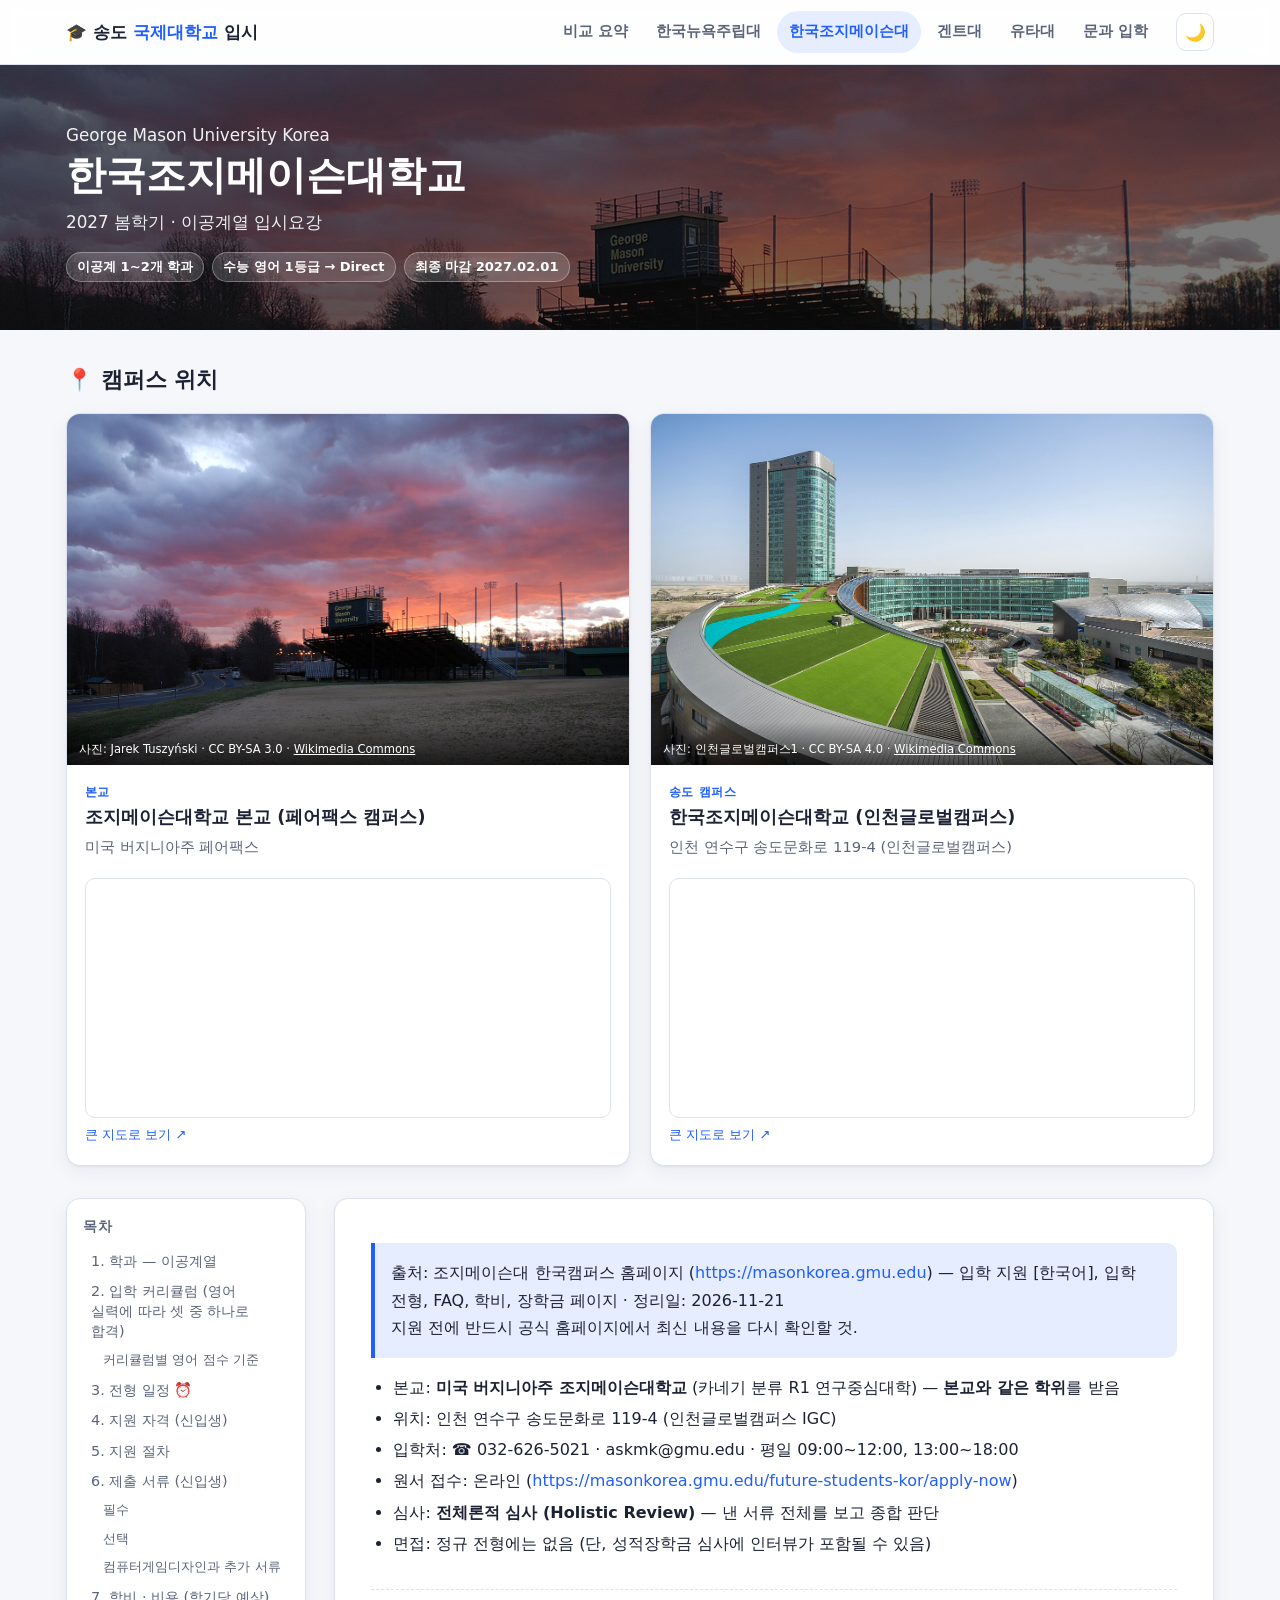
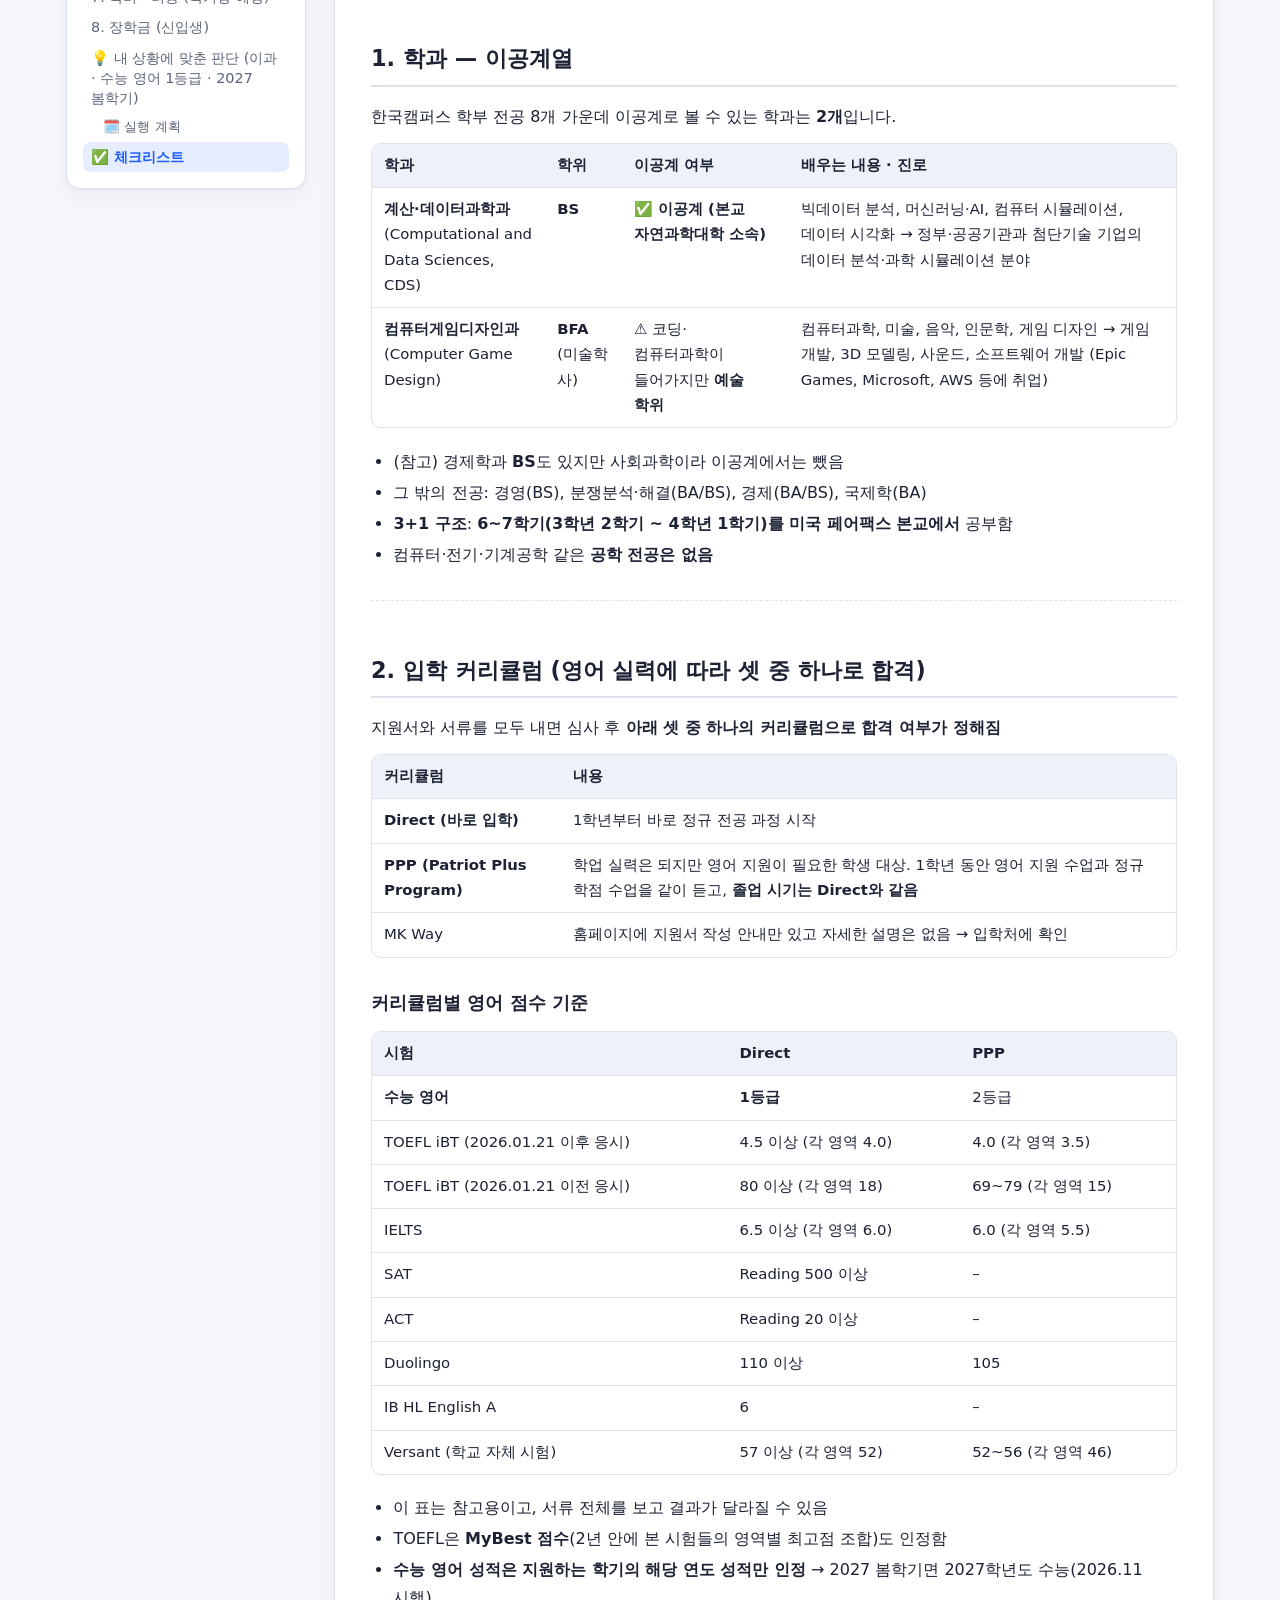
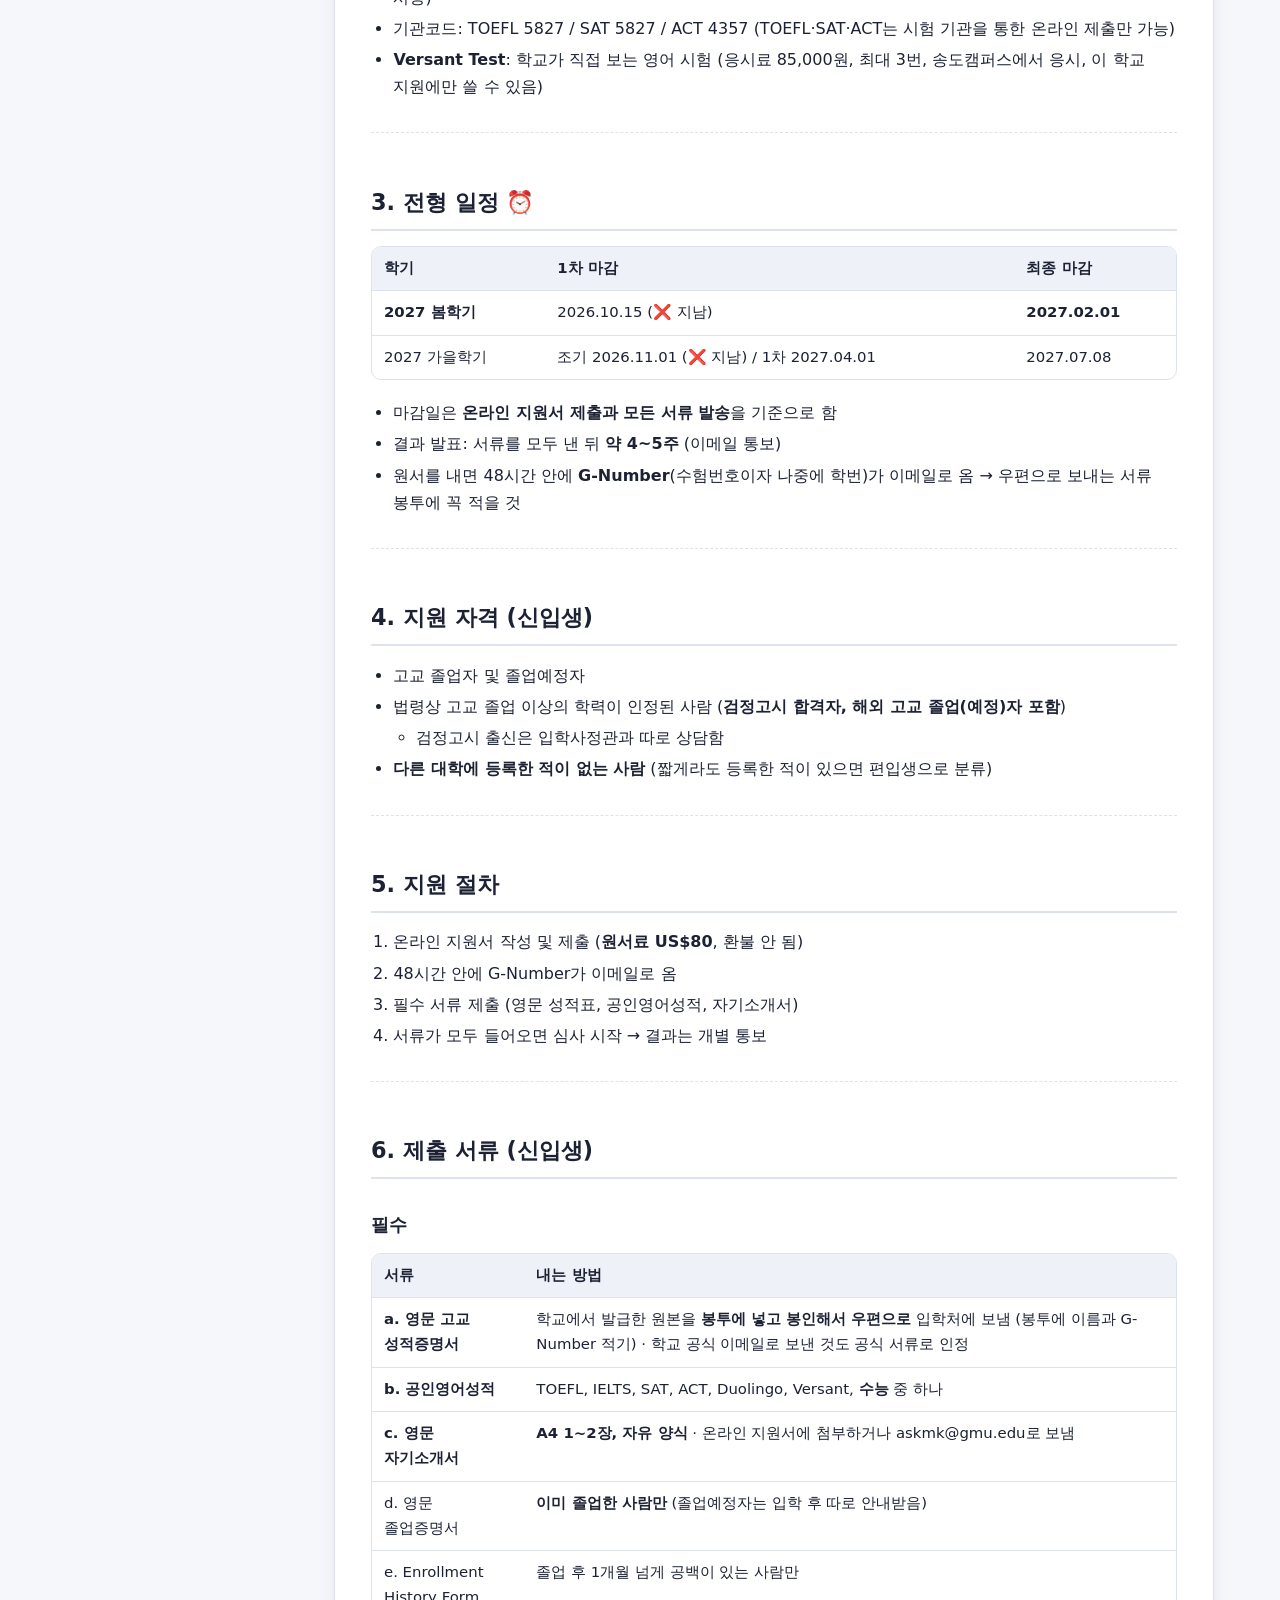
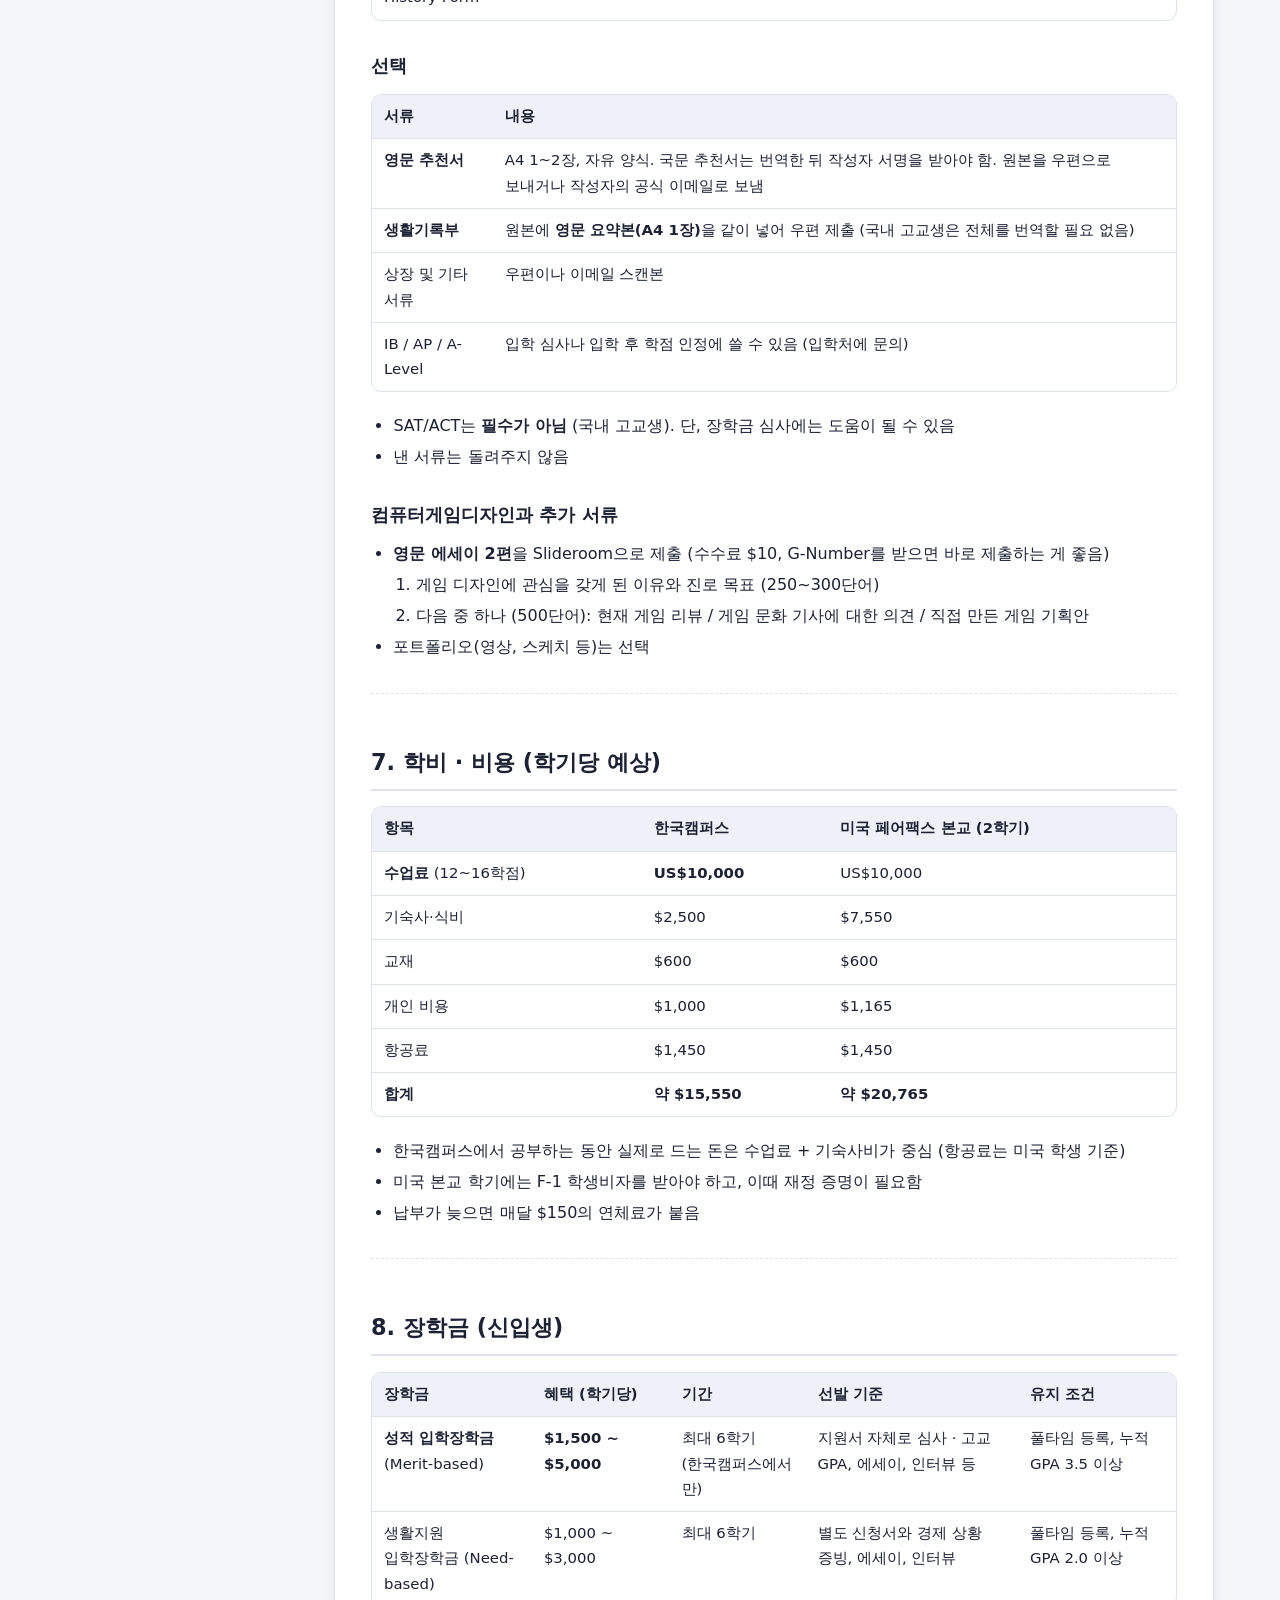
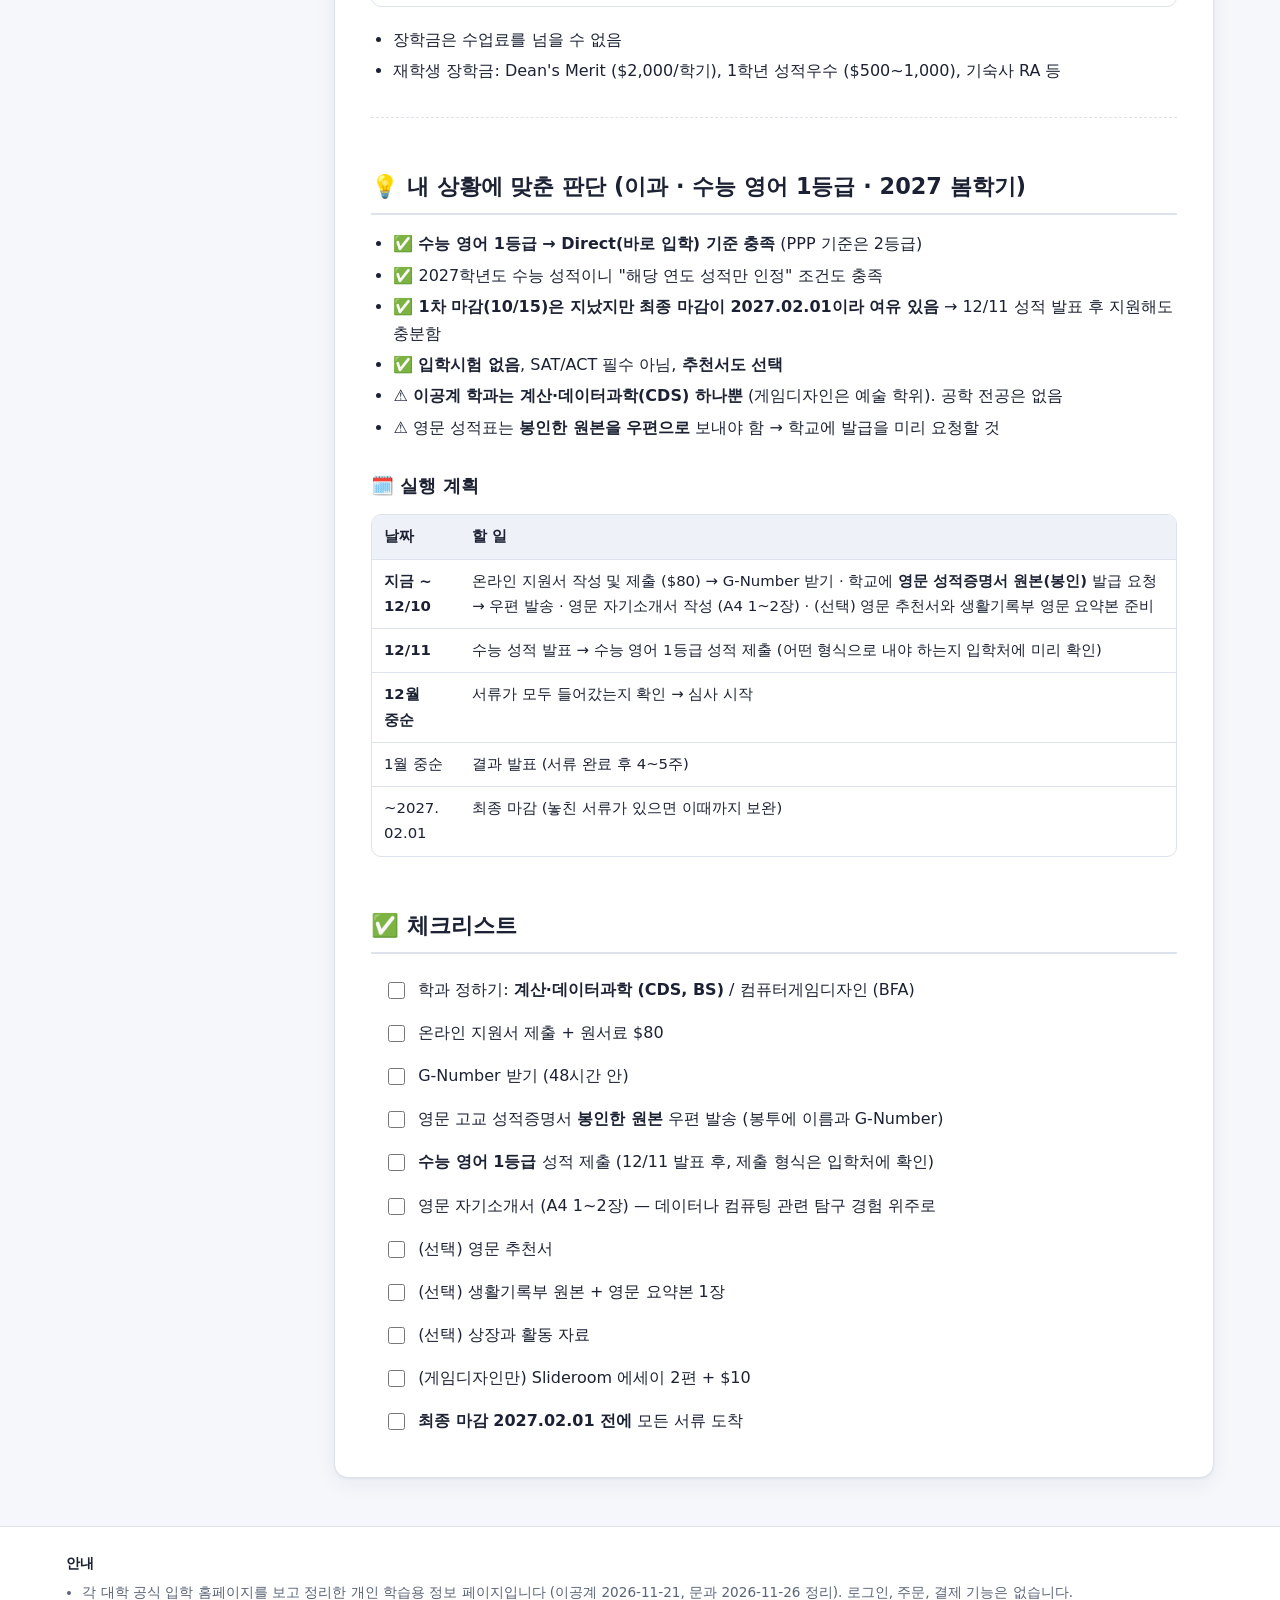
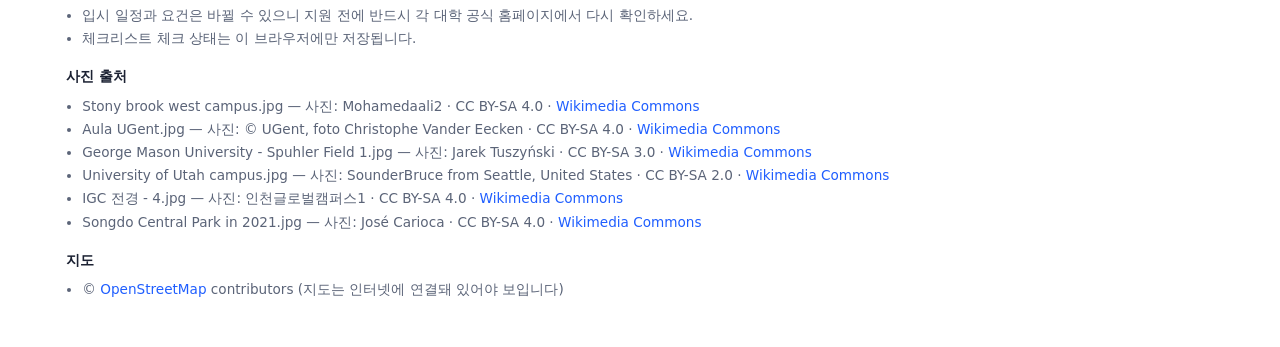
<file: gmu.html>
<!doctype html>
<html lang="ko">
<head>
<meta charset="utf-8">
<meta name="viewport" content="width=device-width, initial-scale=1">
<title>한국조지메이슨대학교 이공계열 입시요강</title>
<meta name="description" content="한국조지메이슨대학교 2027 봄학기 이공계열 입시요강">
<link rel="stylesheet" href="css/style.css">
</head>
<body data-page="gmu">
<header class="site-header">
  <div class="header-inner">
    <a class="brand" href="index.html">🎓 송도 <span>국제대학교</span> 입시</a>
    <button class="icon-btn menu-btn" id="menu-toggle" aria-label="메뉴 열기" aria-expanded="false">☰</button>
    <nav class="nav" id="site-nav"><a href="index.html">비교 요약</a><a href="suny.html">한국뉴욕주립대</a><a href="gmu.html" class="active">한국조지메이슨대</a><a href="ghent.html">겐트대</a><a href="utah.html">유타대</a><a href="munkwa.html">문과 입학</a></nav>
    <button class="icon-btn" id="theme-toggle" aria-label="다크 모드 전환">🌙</button>
  </div>
</header>

<section class="hero has-img">
  <img class="hero-bg" src="images/gmu.jpg" alt="">
  <div class="hero-inner">
    <p>George Mason University Korea</p>
    <h1>한국조지메이슨대학교</h1>
    <p>2027 봄학기 · 이공계열 입시요강</p>
    <div class="badges"><span class="badge">이공계 1~2개 학과</span><span class="badge">수능 영어 1등급 → Direct</span><span class="badge">최종 마감 2027.02.01</span></div>
  </div>
</section>

<main class="container">
  <section class="block" id="location">
    <h2 class="section-title">📍 캠퍼스 위치</h2>
    <div class="loc-grid">
      <article class="card loc-card">
        <figure>
          <img src="images/gmu.jpg" alt="조지메이슨대학교 본교 (페어팩스 캠퍼스) 사진" loading="lazy">
          <figcaption>사진: Jarek Tuszyński · CC BY-SA 3.0 · <a href="https://commons.wikimedia.org/wiki/File:George_Mason_University_-_Spuhler_Field_1.jpg" target="_blank" rel="noopener">Wikimedia Commons</a></figcaption>
        </figure>
        <div class="loc-body">
          <div class="loc-tag">본교</div>
          <h3>조지메이슨대학교 본교 (페어팩스 캠퍼스)</h3>
          <p class="addr">미국 버지니아주 페어팩스</p>
        </div>
        <div class="map-wrap">
          <iframe src="https://www.openstreetmap.org/export/embed.html?bbox=-77.3267,38.8188,-77.2883,38.842800000000004&layer=mapnik&marker=38.8308,-77.3075" title="조지메이슨대학교 본교 (페어팩스 캠퍼스) 지도" loading="lazy"></iframe>
          <a class="map-link" href="https://www.openstreetmap.org/?mlat=38.8308&mlon=-77.3075#map=15/38.8308/-77.3075" target="_blank" rel="noopener">큰 지도로 보기 ↗</a>
        </div>
      </article>
      <article class="card loc-card">
        <figure>
          <img src="images/igc.jpg" alt="인천글로벌캠퍼스 전경" loading="lazy">
          <figcaption>사진: 인천글로벌캠퍼스1 · CC BY-SA 4.0 · <a href="https://commons.wikimedia.org/wiki/File:IGC_%EC%A0%84%EA%B2%BD_-_4.jpg" target="_blank" rel="noopener">Wikimedia Commons</a></figcaption>
        </figure>
        <div class="loc-body">
          <div class="loc-tag">송도 캠퍼스</div>
          <h3>한국조지메이슨대학교 (인천글로벌캠퍼스)</h3>
          <p class="addr">인천 연수구 송도문화로 119-4 (인천글로벌캠퍼스)</p>
        </div>
        <div class="map-wrap">
          <iframe src="https://www.openstreetmap.org/export/embed.html?bbox=126.6537,37.367599999999996,126.6793,37.3836&layer=mapnik&marker=37.3756,126.6665" title="인천글로벌캠퍼스 지도" loading="lazy"></iframe>
          <a class="map-link" href="https://www.openstreetmap.org/?mlat=37.3756&mlon=126.6665#map=15/37.3756/126.6665" target="_blank" rel="noopener">큰 지도로 보기 ↗</a>
        </div>
      </article>
    </div>
  </section>

  <div class="doc-layout">
    <aside class="card toc" aria-label="목차">
      <h4>목차</h4>
      <ol id="toc-list"></ol>
    </aside>
    <article class="card md">
<blockquote><p>출처: 조지메이슨대 한국캠퍼스 홈페이지 (<a href="https://masonkorea.gmu.edu" target="_blank" rel="noopener">https://masonkorea.gmu.edu</a>) — 입학 지원 [한국어], 입학 전형, FAQ, 학비, 장학금 페이지 · 정리일: 2026-11-21<br>지원 전에 반드시 공식 홈페이지에서 최신 내용을 다시 확인할 것.</p></blockquote>
<ul><li>본교: <strong>미국 버지니아주 조지메이슨대학교</strong> (카네기 분류 R1 연구중심대학) — <strong>본교와 같은 학위</strong>를 받음</li><li>위치: 인천 연수구 송도문화로 119-4 (인천글로벌캠퍼스 IGC)</li><li>입학처: ☎ 032-626-5021 · askmk@gmu.edu · 평일 09:00~12:00, 13:00~18:00</li><li>원서 접수: 온라인 (<a href="https://masonkorea.gmu.edu/future-students-kor/apply-now" target="_blank" rel="noopener">https://masonkorea.gmu.edu/future-students-kor/apply-now</a>)</li><li>심사: <strong>전체론적 심사 (Holistic Review)</strong> — 낸 서류 전체를 보고 종합 판단</li><li>면접: 정규 전형에는 없음 (단, 성적장학금 심사에 인터뷰가 포함될 수 있음)</li></ul>
<hr>
<h2 id="1-학과--이공계열">1. 학과 — 이공계열</h2>
<p>한국캠퍼스 학부 전공 8개 가운데 이공계로 볼 수 있는 학과는 <strong>2개</strong>입니다.</p>
<div class="table-wrap"><table><thead><tr><th>학과</th><th>학위</th><th>이공계 여부</th><th>배우는 내용 · 진로</th></tr></thead><tbody><tr><td><strong>계산·데이터과학과</strong> (Computational and Data Sciences, CDS)</td><td><strong>BS</strong></td><td>✅ <strong>이공계 (본교 자연과학대학 소속)</strong></td><td>빅데이터 분석, 머신러닝·AI, 컴퓨터 시뮬레이션, 데이터 시각화 → 정부·공공기관과 첨단기술 기업의 데이터 분석·과학 시뮬레이션 분야</td></tr><tr><td><strong>컴퓨터게임디자인과</strong> (Computer Game Design)</td><td><strong>BFA</strong> (미술학사)</td><td>⚠️ 코딩·컴퓨터과학이 들어가지만 <strong>예술 학위</strong></td><td>컴퓨터과학, 미술, 음악, 인문학, 게임 디자인 → 게임 개발, 3D 모델링, 사운드, 소프트웨어 개발 (Epic Games, Microsoft, AWS 등에 취업)</td></tr></tbody></table></div>
<ul><li>(참고) 경제학과 <strong>BS</strong>도 있지만 사회과학이라 이공계에서는 뺐음</li><li>그 밖의 전공: 경영(BS), 분쟁분석·해결(BA/BS), 경제(BA/BS), 국제학(BA)</li><li><strong>3+1 구조</strong>: <strong>6~7학기(3학년 2학기 ~ 4학년 1학기)를 미국 페어팩스 본교에서</strong> 공부함</li><li>컴퓨터·전기·기계공학 같은 <strong>공학 전공은 없음</strong></li></ul>
<hr>
<h2 id="2-입학-커리큘럼-영어-실력에-따라-셋-중-하나로-합격">2. 입학 커리큘럼 (영어 실력에 따라 셋 중 하나로 합격)</h2>
<p>지원서와 서류를 모두 내면 심사 후 <strong>아래 셋 중 하나의 커리큘럼으로 합격 여부가 정해짐</strong></p>
<div class="table-wrap"><table><thead><tr><th>커리큘럼</th><th>내용</th></tr></thead><tbody><tr><td><strong>Direct (바로 입학)</strong></td><td>1학년부터 바로 정규 전공 과정 시작</td></tr><tr><td><strong>PPP (Patriot Plus Program)</strong></td><td>학업 실력은 되지만 영어 지원이 필요한 학생 대상. 1학년 동안 영어 지원 수업과 정규 학점 수업을 같이 듣고, <strong>졸업 시기는 Direct와 같음</strong></td></tr><tr><td>MK Way</td><td>홈페이지에 지원서 작성 안내만 있고 자세한 설명은 없음 → 입학처에 확인</td></tr></tbody></table></div>
<h3 id="커리큘럼별-영어-점수-기준">커리큘럼별 영어 점수 기준</h3>
<div class="table-wrap"><table><thead><tr><th>시험</th><th><strong>Direct</strong></th><th>PPP</th></tr></thead><tbody><tr><td><strong>수능 영어</strong></td><td><strong>1등급</strong></td><td>2등급</td></tr><tr><td>TOEFL iBT (2026.01.21 이후 응시)</td><td>4.5 이상 (각 영역 4.0)</td><td>4.0 (각 영역 3.5)</td></tr><tr><td>TOEFL iBT (2026.01.21 이전 응시)</td><td>80 이상 (각 영역 18)</td><td>69~79 (각 영역 15)</td></tr><tr><td>IELTS</td><td>6.5 이상 (각 영역 6.0)</td><td>6.0 (각 영역 5.5)</td></tr><tr><td>SAT</td><td>Reading 500 이상</td><td>–</td></tr><tr><td>ACT</td><td>Reading 20 이상</td><td>–</td></tr><tr><td>Duolingo</td><td>110 이상</td><td>105</td></tr><tr><td>IB HL English A</td><td>6</td><td>–</td></tr><tr><td>Versant (학교 자체 시험)</td><td>57 이상 (각 영역 52)</td><td>52~56 (각 영역 46)</td></tr></tbody></table></div>
<ul><li>이 표는 참고용이고, 서류 전체를 보고 결과가 달라질 수 있음</li><li>TOEFL은 <strong>MyBest 점수</strong>(2년 안에 본 시험들의 영역별 최고점 조합)도 인정함</li><li><strong>수능 영어 성적은 지원하는 학기의 해당 연도 성적만 인정</strong> → 2027 봄학기면 2027학년도 수능(2026.11 시행)</li><li>기관코드: TOEFL 5827 / SAT 5827 / ACT 4357 (TOEFL·SAT·ACT는 시험 기관을 통한 온라인 제출만 가능)</li><li><strong>Versant Test</strong>: 학교가 직접 보는 영어 시험 (응시료 85,000원, 최대 3번, 송도캠퍼스에서 응시, 이 학교 지원에만 쓸 수 있음)</li></ul>
<hr>
<h2 id="3-전형-일정">3. 전형 일정 ⏰</h2>
<div class="table-wrap"><table><thead><tr><th>학기</th><th>1차 마감</th><th>최종 마감</th></tr></thead><tbody><tr><td><strong>2027 봄학기</strong></td><td>2026.10.15 (❌ 지남)</td><td><strong>2027.02.01</strong></td></tr><tr><td>2027 가을학기</td><td>조기 2026.11.01 (❌ 지남) / 1차 2027.04.01</td><td>2027.07.08</td></tr></tbody></table></div>
<ul><li>마감일은 <strong>온라인 지원서 제출과 모든 서류 발송</strong>을 기준으로 함</li><li>결과 발표: 서류를 모두 낸 뒤 <strong>약 4~5주</strong> (이메일 통보)</li><li>원서를 내면 48시간 안에 <strong>G-Number</strong>(수험번호이자 나중에 학번)가 이메일로 옴 → 우편으로 보내는 서류 봉투에 꼭 적을 것</li></ul>
<hr>
<h2 id="4-지원-자격-신입생">4. 지원 자격 (신입생)</h2>
<ul><li>고교 졸업자 및 졸업예정자</li><li>법령상 고교 졸업 이상의 학력이 인정된 사람 (<strong>검정고시 합격자, 해외 고교 졸업(예정)자 포함</strong>)<ul><li>검정고시 출신은 입학사정관과 따로 상담함</li></ul></li><li><strong>다른 대학에 등록한 적이 없는 사람</strong> (짧게라도 등록한 적이 있으면 편입생으로 분류)</li></ul>
<hr>
<h2 id="5-지원-절차">5. 지원 절차</h2>
<ol><li>온라인 지원서 작성 및 제출 (<strong>원서료 US$80</strong>, 환불 안 됨)</li><li>48시간 안에 G-Number가 이메일로 옴</li><li>필수 서류 제출 (영문 성적표, 공인영어성적, 자기소개서)</li><li>서류가 모두 들어오면 심사 시작 → 결과는 개별 통보</li></ol>
<hr>
<h2 id="6-제출-서류-신입생">6. 제출 서류 (신입생)</h2>
<h3 id="필수">필수</h3>
<div class="table-wrap"><table><thead><tr><th>서류</th><th>내는 방법</th></tr></thead><tbody><tr><td><strong>a. 영문 고교 성적증명서</strong></td><td>학교에서 발급한 원본을 <strong>봉투에 넣고 봉인해서 우편으로</strong> 입학처에 보냄 (봉투에 이름과 G-Number 적기) · 학교 공식 이메일로 보낸 것도 공식 서류로 인정</td></tr><tr><td><strong>b. 공인영어성적</strong></td><td>TOEFL, IELTS, SAT, ACT, Duolingo, Versant, <strong>수능</strong> 중 하나</td></tr><tr><td><strong>c. 영문 자기소개서</strong></td><td><strong>A4 1~2장, 자유 양식</strong> · 온라인 지원서에 첨부하거나 askmk@gmu.edu로 보냄</td></tr><tr><td>d. 영문 졸업증명서</td><td><strong>이미 졸업한 사람만</strong> (졸업예정자는 입학 후 따로 안내받음)</td></tr><tr><td>e. Enrollment History Form</td><td>졸업 후 1개월 넘게 공백이 있는 사람만</td></tr></tbody></table></div>
<h3 id="선택">선택</h3>
<div class="table-wrap"><table><thead><tr><th>서류</th><th>내용</th></tr></thead><tbody><tr><td><strong>영문 추천서</strong></td><td>A4 1~2장, 자유 양식. 국문 추천서는 번역한 뒤 작성자 서명을 받아야 함. 원본을 우편으로 보내거나 작성자의 공식 이메일로 보냄</td></tr><tr><td><strong>생활기록부</strong></td><td>원본에 <strong>영문 요약본(A4 1장)</strong>을 같이 넣어 우편 제출 (국내 고교생은 전체를 번역할 필요 없음)</td></tr><tr><td>상장 및 기타 서류</td><td>우편이나 이메일 스캔본</td></tr><tr><td>IB / AP / A-Level</td><td>입학 심사나 입학 후 학점 인정에 쓸 수 있음 (입학처에 문의)</td></tr></tbody></table></div>
<ul><li>SAT/ACT는 <strong>필수가 아님</strong> (국내 고교생). 단, 장학금 심사에는 도움이 될 수 있음</li><li>낸 서류는 돌려주지 않음</li></ul>
<h3 id="컴퓨터게임디자인과-추가-서류">컴퓨터게임디자인과 추가 서류</h3>
<ul><li><strong>영문 에세이 2편</strong>을 Slideroom으로 제출 (수수료 $10, G-Number를 받으면 바로 제출하는 게 좋음)<ol><li>게임 디자인에 관심을 갖게 된 이유와 진로 목표 (250~300단어)</li><li>다음 중 하나 (500단어): 현재 게임 리뷰 / 게임 문화 기사에 대한 의견 / 직접 만든 게임 기획안</li></ol></li><li>포트폴리오(영상, 스케치 등)는 선택</li></ul>
<hr>
<h2 id="7-학비--비용-학기당-예상">7. 학비 · 비용 (학기당 예상)</h2>
<div class="table-wrap"><table><thead><tr><th>항목</th><th>한국캠퍼스</th><th>미국 페어팩스 본교 (2학기)</th></tr></thead><tbody><tr><td><strong>수업료</strong> (12~16학점)</td><td><strong>US$10,000</strong></td><td>US$10,000</td></tr><tr><td>기숙사·식비</td><td>$2,500</td><td>$7,550</td></tr><tr><td>교재</td><td>$600</td><td>$600</td></tr><tr><td>개인 비용</td><td>$1,000</td><td>$1,165</td></tr><tr><td>항공료</td><td>$1,450</td><td>$1,450</td></tr><tr><td><strong>합계</strong></td><td><strong>약 $15,550</strong></td><td><strong>약 $20,765</strong></td></tr></tbody></table></div>
<ul><li>한국캠퍼스에서 공부하는 동안 실제로 드는 돈은 수업료 + 기숙사비가 중심 (항공료는 미국 학생 기준)</li><li>미국 본교 학기에는 F-1 학생비자를 받아야 하고, 이때 재정 증명이 필요함</li><li>납부가 늦으면 매달 $150의 연체료가 붙음</li></ul>
<hr>
<h2 id="8-장학금-신입생">8. 장학금 (신입생)</h2>
<div class="table-wrap"><table><thead><tr><th>장학금</th><th>혜택 (학기당)</th><th>기간</th><th>선발 기준</th><th>유지 조건</th></tr></thead><tbody><tr><td><strong>성적 입학장학금</strong> (Merit-based)</td><td><strong>$1,500 ~ $5,000</strong></td><td>최대 6학기 (한국캠퍼스에서만)</td><td>지원서 자체로 심사 · 고교 GPA, 에세이, 인터뷰 등</td><td>풀타임 등록, 누적 GPA 3.5 이상</td></tr><tr><td>생활지원 입학장학금 (Need-based)</td><td>$1,000 ~ $3,000</td><td>최대 6학기</td><td>별도 신청서와 경제 상황 증빙, 에세이, 인터뷰</td><td>풀타임 등록, 누적 GPA 2.0 이상</td></tr></tbody></table></div>
<ul><li>장학금은 수업료를 넘을 수 없음</li><li>재학생 장학금: Dean's Merit ($2,000/학기), 1학년 성적우수 ($500~1,000), 기숙사 RA 등</li></ul>
<hr>
<h2 id="내-상황에-맞춘-판단-이과--수능-영어-1등급--2027-봄학기">💡 내 상황에 맞춘 판단 (이과 · 수능 영어 1등급 · 2027 봄학기)</h2>
<ul><li>✅ <strong>수능 영어 1등급 → Direct(바로 입학) 기준 충족</strong> (PPP 기준은 2등급)</li><li>✅ 2027학년도 수능 성적이니 "해당 연도 성적만 인정" 조건도 충족</li><li>✅ <strong>1차 마감(10/15)은 지났지만 최종 마감이 2027.02.01이라 여유 있음</strong> → 12/11 성적 발표 후 지원해도 충분함</li><li>✅ <strong>입학시험 없음</strong>, SAT/ACT 필수 아님, <strong>추천서도 선택</strong></li><li>⚠️ <strong>이공계 학과는 계산·데이터과학(CDS) 하나뿐</strong> (게임디자인은 예술 학위). 공학 전공은 없음</li><li>⚠️ 영문 성적표는 <strong>봉인한 원본을 우편으로</strong> 보내야 함 → 학교에 발급을 미리 요청할 것</li></ul>
<h3 id="실행-계획">🗓️ 실행 계획</h3>
<div class="table-wrap"><table><thead><tr><th>날짜</th><th>할 일</th></tr></thead><tbody><tr><td><strong>지금 ~ 12/10</strong></td><td>온라인 지원서 작성 및 제출 ($80) → G-Number 받기 · 학교에 <strong>영문 성적증명서 원본(봉인)</strong> 발급 요청 → 우편 발송 · 영문 자기소개서 작성 (A4 1~2장) · (선택) 영문 추천서와 생활기록부 영문 요약본 준비</td></tr><tr><td><strong>12/11</strong></td><td>수능 성적 발표 → 수능 영어 1등급 성적 제출 (어떤 형식으로 내야 하는지 입학처에 미리 확인)</td></tr><tr><td><strong>12월 중순</strong></td><td>서류가 모두 들어갔는지 확인 → 심사 시작</td></tr><tr><td>1월 중순</td><td>결과 발표 (서류 완료 후 4~5주)</td></tr><tr><td>~2027.02.01</td><td>최종 마감 (놓친 서류가 있으면 이때까지 보완)</td></tr></tbody></table></div>
<h2 id="체크리스트">✅ 체크리스트</h2>
<ul class="checklist"><li><input type="checkbox" aria-label="체크"><span>학과 정하기: <strong>계산·데이터과학 (CDS, BS)</strong> / 컴퓨터게임디자인 (BFA)</span></li><li><input type="checkbox" aria-label="체크"><span>온라인 지원서 제출 + 원서료 $80</span></li><li><input type="checkbox" aria-label="체크"><span>G-Number 받기 (48시간 안)</span></li><li><input type="checkbox" aria-label="체크"><span>영문 고교 성적증명서 <strong>봉인한 원본</strong> 우편 발송 (봉투에 이름과 G-Number)</span></li><li><input type="checkbox" aria-label="체크"><span><strong>수능 영어 1등급</strong> 성적 제출 (12/11 발표 후, 제출 형식은 입학처에 확인)</span></li><li><input type="checkbox" aria-label="체크"><span>영문 자기소개서 (A4 1~2장) — 데이터나 컴퓨팅 관련 탐구 경험 위주로</span></li><li><input type="checkbox" aria-label="체크"><span>(선택) 영문 추천서</span></li><li><input type="checkbox" aria-label="체크"><span>(선택) 생활기록부 원본 + 영문 요약본 1장</span></li><li><input type="checkbox" aria-label="체크"><span>(선택) 상장과 활동 자료</span></li><li><input type="checkbox" aria-label="체크"><span>(게임디자인만) Slideroom 에세이 2편 + $10</span></li><li><input type="checkbox" aria-label="체크"><span><strong>최종 마감 2027.02.01 전에</strong> 모든 서류 도착</span></li></ul>
    </article>
  </div>
</main>

<footer class="site-footer">
  <div class="container">
    <h4>안내</h4>
    <ul>
      <li>각 대학 공식 입학 홈페이지를 보고 정리한 개인 학습용 정보 페이지입니다 (이공계 2026-11-21, 문과 2026-11-26 정리). 로그인, 주문, 결제 기능은 없습니다.</li>
      <li>입시 일정과 요건은 바뀔 수 있으니 지원 전에 반드시 각 대학 공식 홈페이지에서 다시 확인하세요.</li>
      <li>체크리스트 체크 상태는 이 브라우저에만 저장됩니다.</li>
    </ul>
    <h4>사진 출처</h4>
    <ul><li>Stony brook west campus.jpg — 사진: Mohamedaali2 · CC BY-SA 4.0 · <a href="https://commons.wikimedia.org/wiki/File:Stony_brook_west_campus.jpg" target="_blank" rel="noopener">Wikimedia Commons</a></li><li>Aula UGent.jpg — 사진: © UGent, foto Christophe Vander Eecken · CC BY-SA 4.0 · <a href="https://commons.wikimedia.org/wiki/File:Aula_UGent.jpg" target="_blank" rel="noopener">Wikimedia Commons</a></li><li>George Mason University - Spuhler Field 1.jpg — 사진: Jarek Tuszyński · CC BY-SA 3.0 · <a href="https://commons.wikimedia.org/wiki/File:George_Mason_University_-_Spuhler_Field_1.jpg" target="_blank" rel="noopener">Wikimedia Commons</a></li><li>University of Utah campus.jpg — 사진: SounderBruce from Seattle, United States · CC BY-SA 2.0 · <a href="https://commons.wikimedia.org/wiki/File:University_of_Utah_campus.jpg" target="_blank" rel="noopener">Wikimedia Commons</a></li><li>IGC 전경 - 4.jpg — 사진: 인천글로벌캠퍼스1 · CC BY-SA 4.0 · <a href="https://commons.wikimedia.org/wiki/File:IGC_%EC%A0%84%EA%B2%BD_-_4.jpg" target="_blank" rel="noopener">Wikimedia Commons</a></li><li>Songdo Central Park in 2021.jpg — 사진: José Carioca · CC BY-SA 4.0 · <a href="https://commons.wikimedia.org/wiki/File:Songdo_Central_Park_in_2021.jpg" target="_blank" rel="noopener">Wikimedia Commons</a></li></ul>
    <h4>지도</h4>
    <ul><li>© <a href="https://www.openstreetmap.org/copyright" target="_blank" rel="noopener">OpenStreetMap</a> contributors (지도는 인터넷에 연결돼 있어야 보입니다)</li></ul>
  </div>
</footer>
<button class="icon-btn to-top" id="to-top" aria-label="맨 위로">↑</button>
<script src="js/main.js"></script>
</body>
</html>
</file>
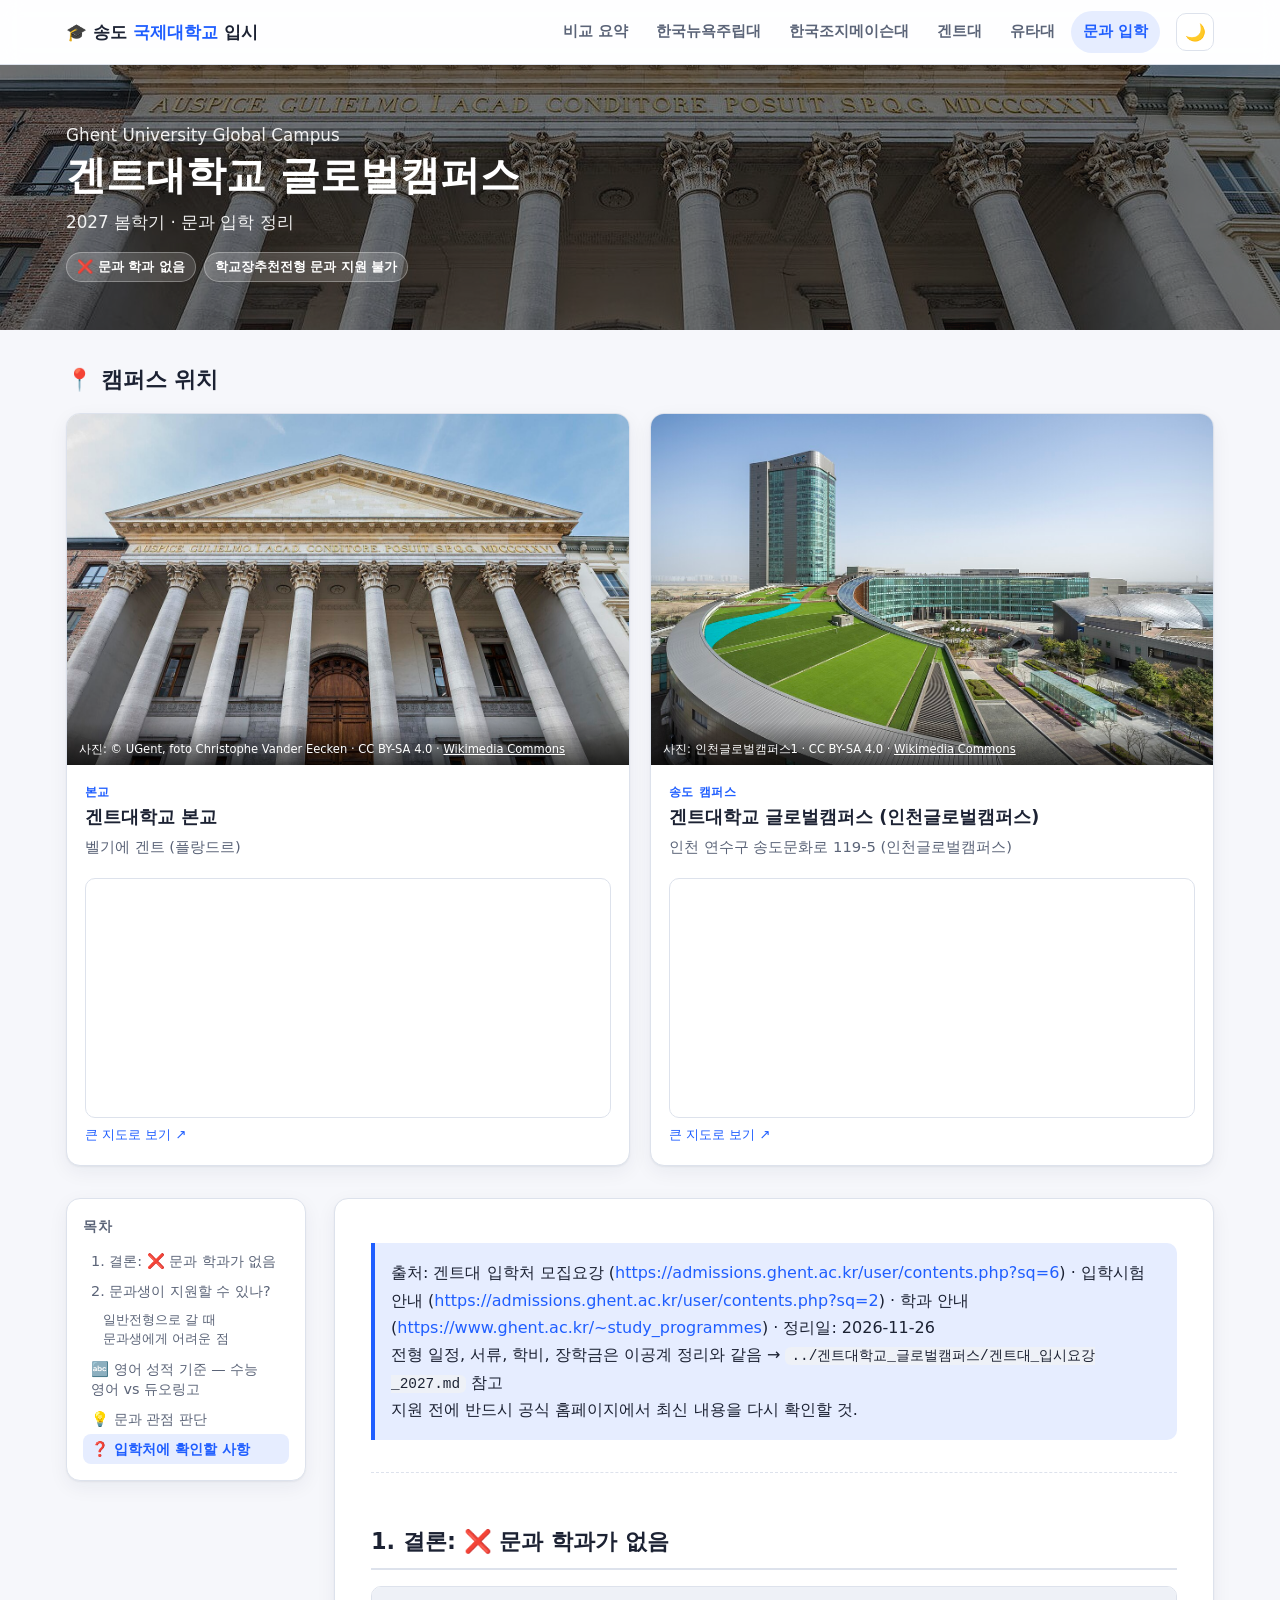
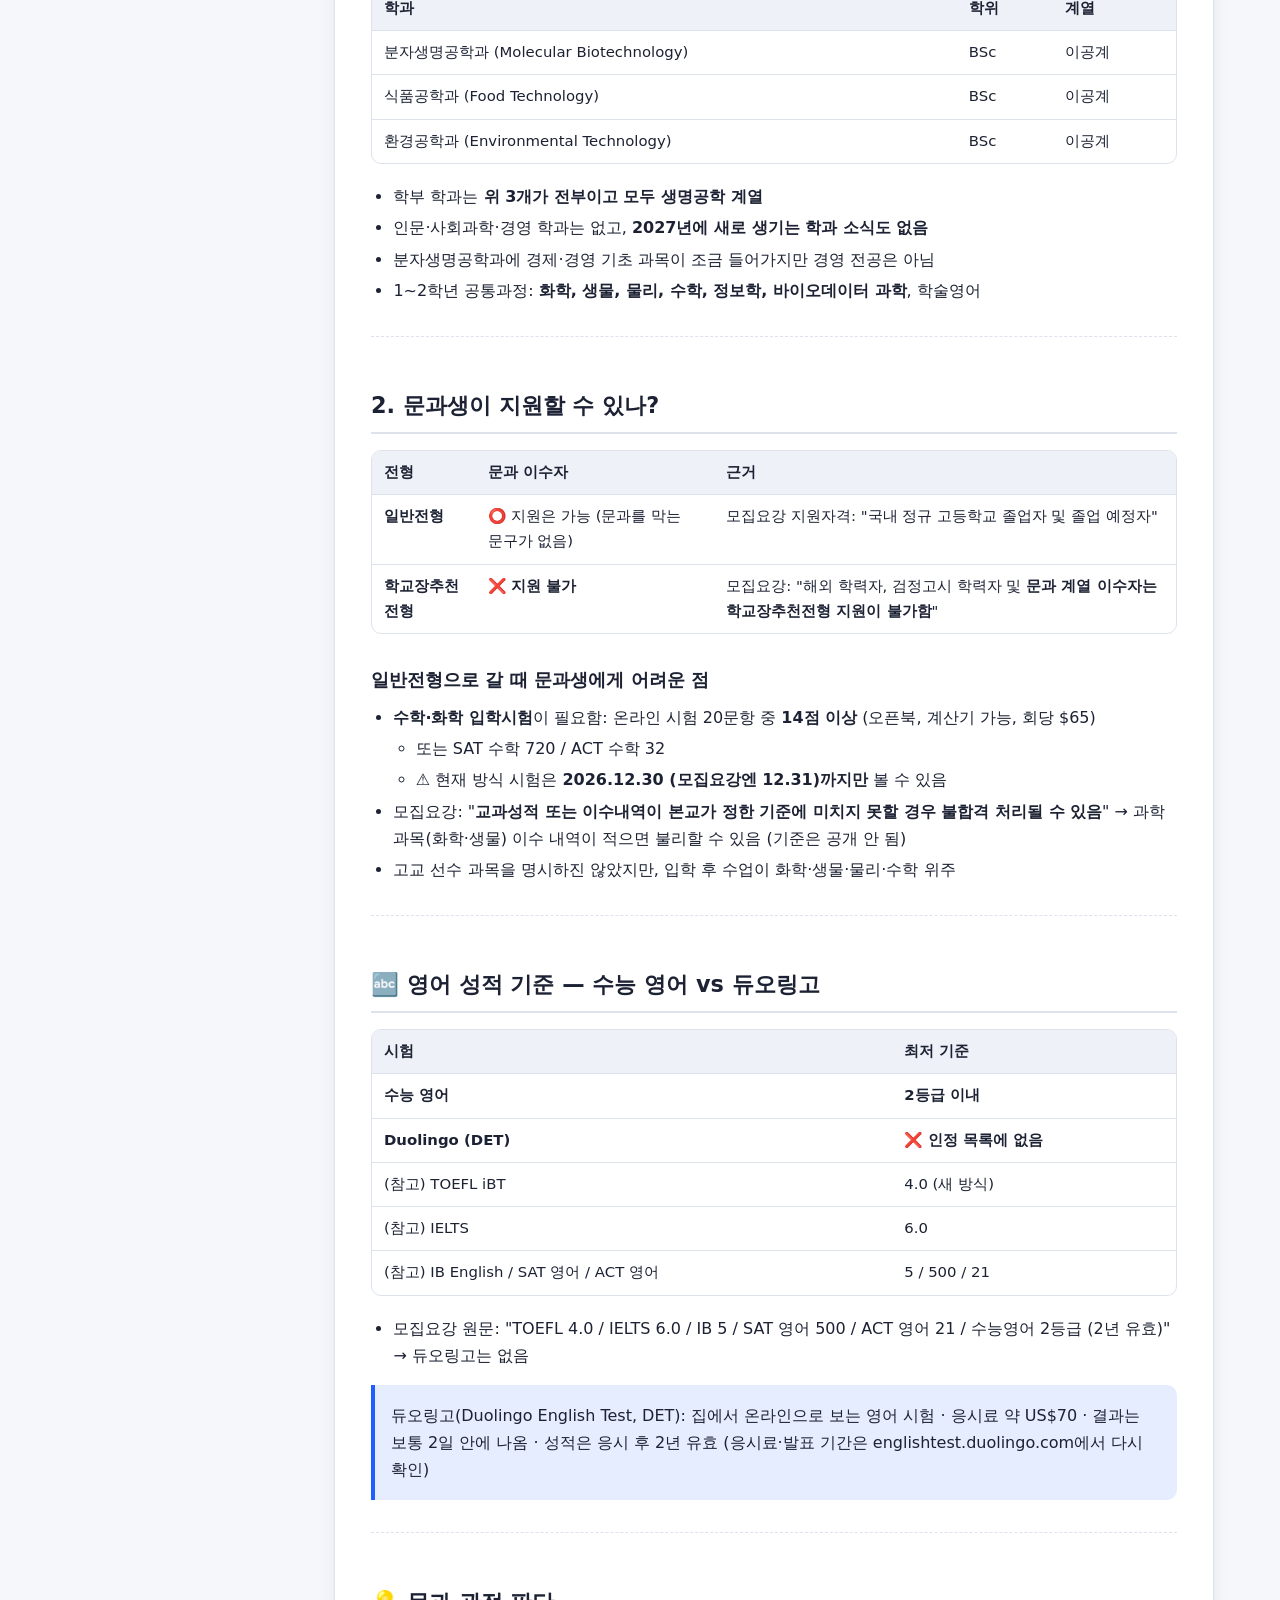
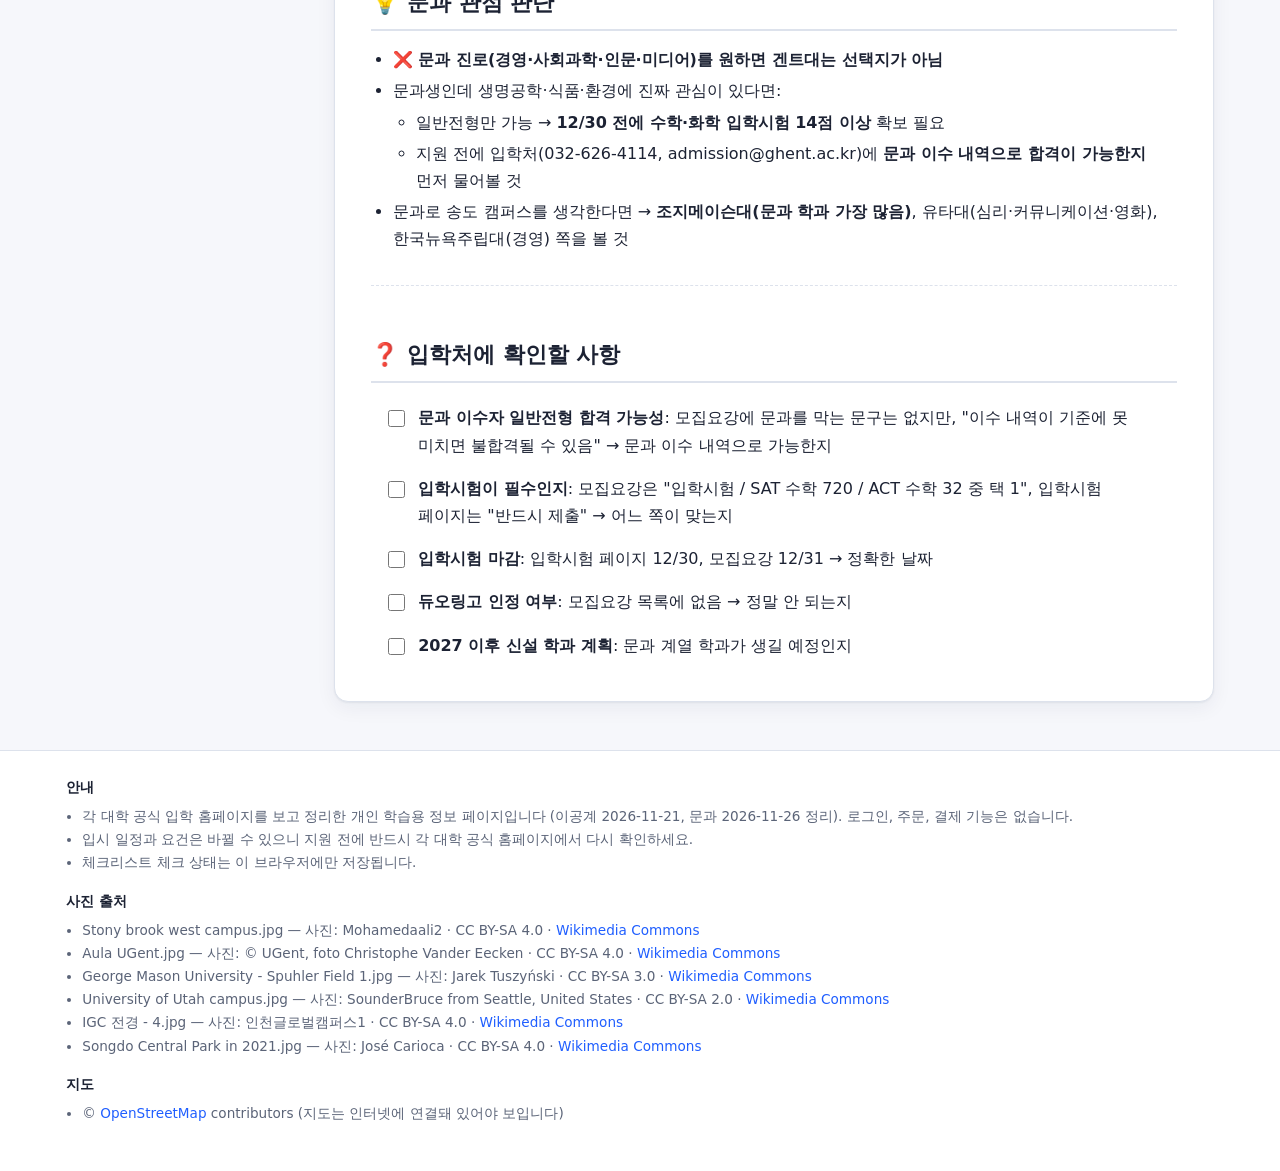
<file: mun-ghent.html>
<!doctype html>
<html lang="ko">
<head>
<meta charset="utf-8">
<meta name="viewport" content="width=device-width, initial-scale=1">
<title>겐트대학교 글로벌캠퍼스 문과 입학 정리</title>
<meta name="description" content="겐트대학교 글로벌캠퍼스 2027 봄학기 문과 입학 정리">
<link rel="stylesheet" href="css/style.css">
</head>
<body data-page="mun-ghent">
<header class="site-header">
  <div class="header-inner">
    <a class="brand" href="index.html">🎓 송도 <span>국제대학교</span> 입시</a>
    <button class="icon-btn menu-btn" id="menu-toggle" aria-label="메뉴 열기" aria-expanded="false">☰</button>
    <nav class="nav" id="site-nav"><a href="index.html">비교 요약</a><a href="suny.html">한국뉴욕주립대</a><a href="gmu.html">한국조지메이슨대</a><a href="ghent.html">겐트대</a><a href="utah.html">유타대</a><a href="munkwa.html" class="active">문과 입학</a></nav>
    <button class="icon-btn" id="theme-toggle" aria-label="다크 모드 전환">🌙</button>
  </div>
</header>

<section class="hero has-img">
  <img class="hero-bg" src="images/ghent.jpg" alt="">
  <div class="hero-inner">
    <p>Ghent University Global Campus</p>
    <h1>겐트대학교 글로벌캠퍼스</h1>
    <p>2027 봄학기 · 문과 입학 정리</p>
    <div class="badges"><span class="badge">❌ 문과 학과 없음</span><span class="badge">학교장추천전형 문과 지원 불가</span></div>
  </div>
</section>

<main class="container">
  <section class="block" id="location">
    <h2 class="section-title">📍 캠퍼스 위치</h2>
    <div class="loc-grid">
      <article class="card loc-card">
        <figure>
          <img src="images/ghent.jpg" alt="겐트대학교 본교 사진" loading="lazy">
          <figcaption>사진: © UGent, foto Christophe Vander Eecken · CC BY-SA 4.0 · <a href="https://commons.wikimedia.org/wiki/File:Aula_UGent.jpg" target="_blank" rel="noopener">Wikimedia Commons</a></figcaption>
        </figure>
        <div class="loc-body">
          <div class="loc-tag">본교</div>
          <h3>겐트대학교 본교</h3>
          <p class="addr">벨기에 겐트 (플랑드르)</p>
        </div>
        <div class="map-wrap">
          <iframe src="https://www.openstreetmap.org/export/embed.html?bbox=3.7087,51.0346,3.7471,51.0586&layer=mapnik&marker=51.0466,3.7279" title="겐트대학교 본교 지도" loading="lazy"></iframe>
          <a class="map-link" href="https://www.openstreetmap.org/?mlat=51.0466&mlon=3.7279#map=15/51.0466/3.7279" target="_blank" rel="noopener">큰 지도로 보기 ↗</a>
        </div>
      </article>
      <article class="card loc-card">
        <figure>
          <img src="images/igc.jpg" alt="인천글로벌캠퍼스 전경" loading="lazy">
          <figcaption>사진: 인천글로벌캠퍼스1 · CC BY-SA 4.0 · <a href="https://commons.wikimedia.org/wiki/File:IGC_%EC%A0%84%EA%B2%BD_-_4.jpg" target="_blank" rel="noopener">Wikimedia Commons</a></figcaption>
        </figure>
        <div class="loc-body">
          <div class="loc-tag">송도 캠퍼스</div>
          <h3>겐트대학교 글로벌캠퍼스 (인천글로벌캠퍼스)</h3>
          <p class="addr">인천 연수구 송도문화로 119-5 (인천글로벌캠퍼스)</p>
        </div>
        <div class="map-wrap">
          <iframe src="https://www.openstreetmap.org/export/embed.html?bbox=126.6537,37.367599999999996,126.6793,37.3836&layer=mapnik&marker=37.3756,126.6665" title="인천글로벌캠퍼스 지도" loading="lazy"></iframe>
          <a class="map-link" href="https://www.openstreetmap.org/?mlat=37.3756&mlon=126.6665#map=15/37.3756/126.6665" target="_blank" rel="noopener">큰 지도로 보기 ↗</a>
        </div>
      </article>
    </div>
  </section>

  <div class="doc-layout">
    <aside class="card toc" aria-label="목차">
      <h4>목차</h4>
      <ol id="toc-list"></ol>
    </aside>
    <article class="card md">
<blockquote><p>출처: 겐트대 입학처 모집요강 (<a href="https://admissions.ghent.ac.kr/user/contents.php?sq=6" target="_blank" rel="noopener">https://admissions.ghent.ac.kr/user/contents.php?sq=6</a>) · 입학시험 안내 (<a href="https://admissions.ghent.ac.kr/user/contents.php?sq=2" target="_blank" rel="noopener">https://admissions.ghent.ac.kr/user/contents.php?sq=2</a>) · 학과 안내 (<a href="https://www.ghent.ac.kr/~study_programmes" target="_blank" rel="noopener">https://www.ghent.ac.kr/~study_programmes</a>) · 정리일: 2026-11-26<br>전형 일정, 서류, 학비, 장학금은 이공계 정리와 같음 → <code>../겐트대학교_글로벌캠퍼스/겐트대_입시요강_2027.md</code> 참고<br>지원 전에 반드시 공식 홈페이지에서 최신 내용을 다시 확인할 것.</p></blockquote>
<hr>
<h2 id="1-결론--문과-학과가-없음">1. 결론: ❌ 문과 학과가 없음</h2>
<div class="table-wrap"><table><thead><tr><th>학과</th><th>학위</th><th>계열</th></tr></thead><tbody><tr><td>분자생명공학과 (Molecular Biotechnology)</td><td>BSc</td><td>이공계</td></tr><tr><td>식품공학과 (Food Technology)</td><td>BSc</td><td>이공계</td></tr><tr><td>환경공학과 (Environmental Technology)</td><td>BSc</td><td>이공계</td></tr></tbody></table></div>
<ul><li>학부 학과는 <strong>위 3개가 전부이고 모두 생명공학 계열</strong></li><li>인문·사회과학·경영 학과는 없고, <strong>2027년에 새로 생기는 학과 소식도 없음</strong></li><li>분자생명공학과에 경제·경영 기초 과목이 조금 들어가지만 경영 전공은 아님</li><li>1~2학년 공통과정: <strong>화학, 생물, 물리, 수학, 정보학, 바이오데이터 과학</strong>, 학술영어</li></ul>
<hr>
<h2 id="2-문과생이-지원할-수-있나">2. 문과생이 지원할 수 있나?</h2>
<div class="table-wrap"><table><thead><tr><th>전형</th><th>문과 이수자</th><th>근거</th></tr></thead><tbody><tr><td><strong>일반전형</strong></td><td>⭕ 지원은 가능 (문과를 막는 문구가 없음)</td><td>모집요강 지원자격: "국내 정규 고등학교 졸업자 및 졸업 예정자"</td></tr><tr><td><strong>학교장추천전형</strong></td><td>❌ <strong>지원 불가</strong></td><td>모집요강: "해외 학력자, 검정고시 학력자 및 <strong>문과 계열 이수자는 학교장추천전형 지원이 불가함</strong>"</td></tr></tbody></table></div>
<h3 id="일반전형으로-갈-때-문과생에게-어려운-점">일반전형으로 갈 때 문과생에게 어려운 점</h3>
<ul><li><strong>수학·화학 입학시험</strong>이 필요함: 온라인 시험 20문항 중 <strong>14점 이상</strong> (오픈북, 계산기 가능, 회당 $65)<ul><li>또는 SAT 수학 720 / ACT 수학 32</li><li>⚠️ 현재 방식 시험은 <strong>2026.12.30 (모집요강엔 12.31)까지만</strong> 볼 수 있음</li></ul></li><li>모집요강: "<strong>교과성적 또는 이수내역이 본교가 정한 기준에 미치지 못할 경우 불합격 처리될 수 있음</strong>" → 과학 과목(화학·생물) 이수 내역이 적으면 불리할 수 있음 (기준은 공개 안 됨)</li><li>고교 선수 과목을 명시하진 않았지만, 입학 후 수업이 화학·생물·물리·수학 위주</li></ul>
<hr>
<h2 id="영어-성적-기준--수능-영어-vs-듀오링고">🔤 영어 성적 기준 — 수능 영어 vs 듀오링고</h2>
<div class="table-wrap"><table><thead><tr><th>시험</th><th>최저 기준</th></tr></thead><tbody><tr><td><strong>수능 영어</strong></td><td><strong>2등급 이내</strong></td></tr><tr><td><strong>Duolingo (DET)</strong></td><td>❌ <strong>인정 목록에 없음</strong></td></tr><tr><td>(참고) TOEFL iBT</td><td>4.0 (새 방식)</td></tr><tr><td>(참고) IELTS</td><td>6.0</td></tr><tr><td>(참고) IB English / SAT 영어 / ACT 영어</td><td>5 / 500 / 21</td></tr></tbody></table></div>
<ul><li>모집요강 원문: "TOEFL 4.0 / IELTS 6.0 / IB 5 / SAT 영어 500 / ACT 영어 21 / 수능영어 2등급 (2년 유효)" → 듀오링고는 없음</li></ul>
<blockquote><p>듀오링고(Duolingo English Test, DET): 집에서 온라인으로 보는 영어 시험 · 응시료 약 US$70 · 결과는 보통 2일 안에 나옴 · 성적은 응시 후 2년 유효 (응시료·발표 기간은 englishtest.duolingo.com에서 다시 확인)</p></blockquote>
<hr>
<h2 id="문과-관점-판단">💡 문과 관점 판단</h2>
<ul><li>❌ <strong>문과 진로(경영·사회과학·인문·미디어)를 원하면 겐트대는 선택지가 아님</strong></li><li>문과생인데 생명공학·식품·환경에 진짜 관심이 있다면:<ul><li>일반전형만 가능 → <strong>12/30 전에 수학·화학 입학시험 14점 이상</strong> 확보 필요</li><li>지원 전에 입학처(032-626-4114, admission@ghent.ac.kr)에 <strong>문과 이수 내역으로 합격이 가능한지</strong> 먼저 물어볼 것</li></ul></li><li>문과로 송도 캠퍼스를 생각한다면 → <strong>조지메이슨대(문과 학과 가장 많음)</strong>, 유타대(심리·커뮤니케이션·영화), 한국뉴욕주립대(경영) 쪽을 볼 것</li></ul>
<hr>
<h2 id="입학처에-확인할-사항">❓ 입학처에 확인할 사항</h2>
<ul class="checklist"><li><input type="checkbox" aria-label="체크"><span><strong>문과 이수자 일반전형 합격 가능성</strong>: 모집요강에 문과를 막는 문구는 없지만, "이수 내역이 기준에 못 미치면 불합격될 수 있음" → 문과 이수 내역으로 가능한지</span></li><li><input type="checkbox" aria-label="체크"><span><strong>입학시험이 필수인지</strong>: 모집요강은 "입학시험 / SAT 수학 720 / ACT 수학 32 중 택 1", 입학시험 페이지는 "반드시 제출" → 어느 쪽이 맞는지</span></li><li><input type="checkbox" aria-label="체크"><span><strong>입학시험 마감</strong>: 입학시험 페이지 12/30, 모집요강 12/31 → 정확한 날짜</span></li><li><input type="checkbox" aria-label="체크"><span><strong>듀오링고 인정 여부</strong>: 모집요강 목록에 없음 → 정말 안 되는지</span></li><li><input type="checkbox" aria-label="체크"><span><strong>2027 이후 신설 학과 계획</strong>: 문과 계열 학과가 생길 예정인지</span></li></ul>
    </article>
  </div>
</main>

<footer class="site-footer">
  <div class="container">
    <h4>안내</h4>
    <ul>
      <li>각 대학 공식 입학 홈페이지를 보고 정리한 개인 학습용 정보 페이지입니다 (이공계 2026-11-21, 문과 2026-11-26 정리). 로그인, 주문, 결제 기능은 없습니다.</li>
      <li>입시 일정과 요건은 바뀔 수 있으니 지원 전에 반드시 각 대학 공식 홈페이지에서 다시 확인하세요.</li>
      <li>체크리스트 체크 상태는 이 브라우저에만 저장됩니다.</li>
    </ul>
    <h4>사진 출처</h4>
    <ul><li>Stony brook west campus.jpg — 사진: Mohamedaali2 · CC BY-SA 4.0 · <a href="https://commons.wikimedia.org/wiki/File:Stony_brook_west_campus.jpg" target="_blank" rel="noopener">Wikimedia Commons</a></li><li>Aula UGent.jpg — 사진: © UGent, foto Christophe Vander Eecken · CC BY-SA 4.0 · <a href="https://commons.wikimedia.org/wiki/File:Aula_UGent.jpg" target="_blank" rel="noopener">Wikimedia Commons</a></li><li>George Mason University - Spuhler Field 1.jpg — 사진: Jarek Tuszyński · CC BY-SA 3.0 · <a href="https://commons.wikimedia.org/wiki/File:George_Mason_University_-_Spuhler_Field_1.jpg" target="_blank" rel="noopener">Wikimedia Commons</a></li><li>University of Utah campus.jpg — 사진: SounderBruce from Seattle, United States · CC BY-SA 2.0 · <a href="https://commons.wikimedia.org/wiki/File:University_of_Utah_campus.jpg" target="_blank" rel="noopener">Wikimedia Commons</a></li><li>IGC 전경 - 4.jpg — 사진: 인천글로벌캠퍼스1 · CC BY-SA 4.0 · <a href="https://commons.wikimedia.org/wiki/File:IGC_%EC%A0%84%EA%B2%BD_-_4.jpg" target="_blank" rel="noopener">Wikimedia Commons</a></li><li>Songdo Central Park in 2021.jpg — 사진: José Carioca · CC BY-SA 4.0 · <a href="https://commons.wikimedia.org/wiki/File:Songdo_Central_Park_in_2021.jpg" target="_blank" rel="noopener">Wikimedia Commons</a></li></ul>
    <h4>지도</h4>
    <ul><li>© <a href="https://www.openstreetmap.org/copyright" target="_blank" rel="noopener">OpenStreetMap</a> contributors (지도는 인터넷에 연결돼 있어야 보입니다)</li></ul>
  </div>
</footer>
<button class="icon-btn to-top" id="to-top" aria-label="맨 위로">↑</button>
<script src="js/main.js"></script>
</body>
</html>
</file>
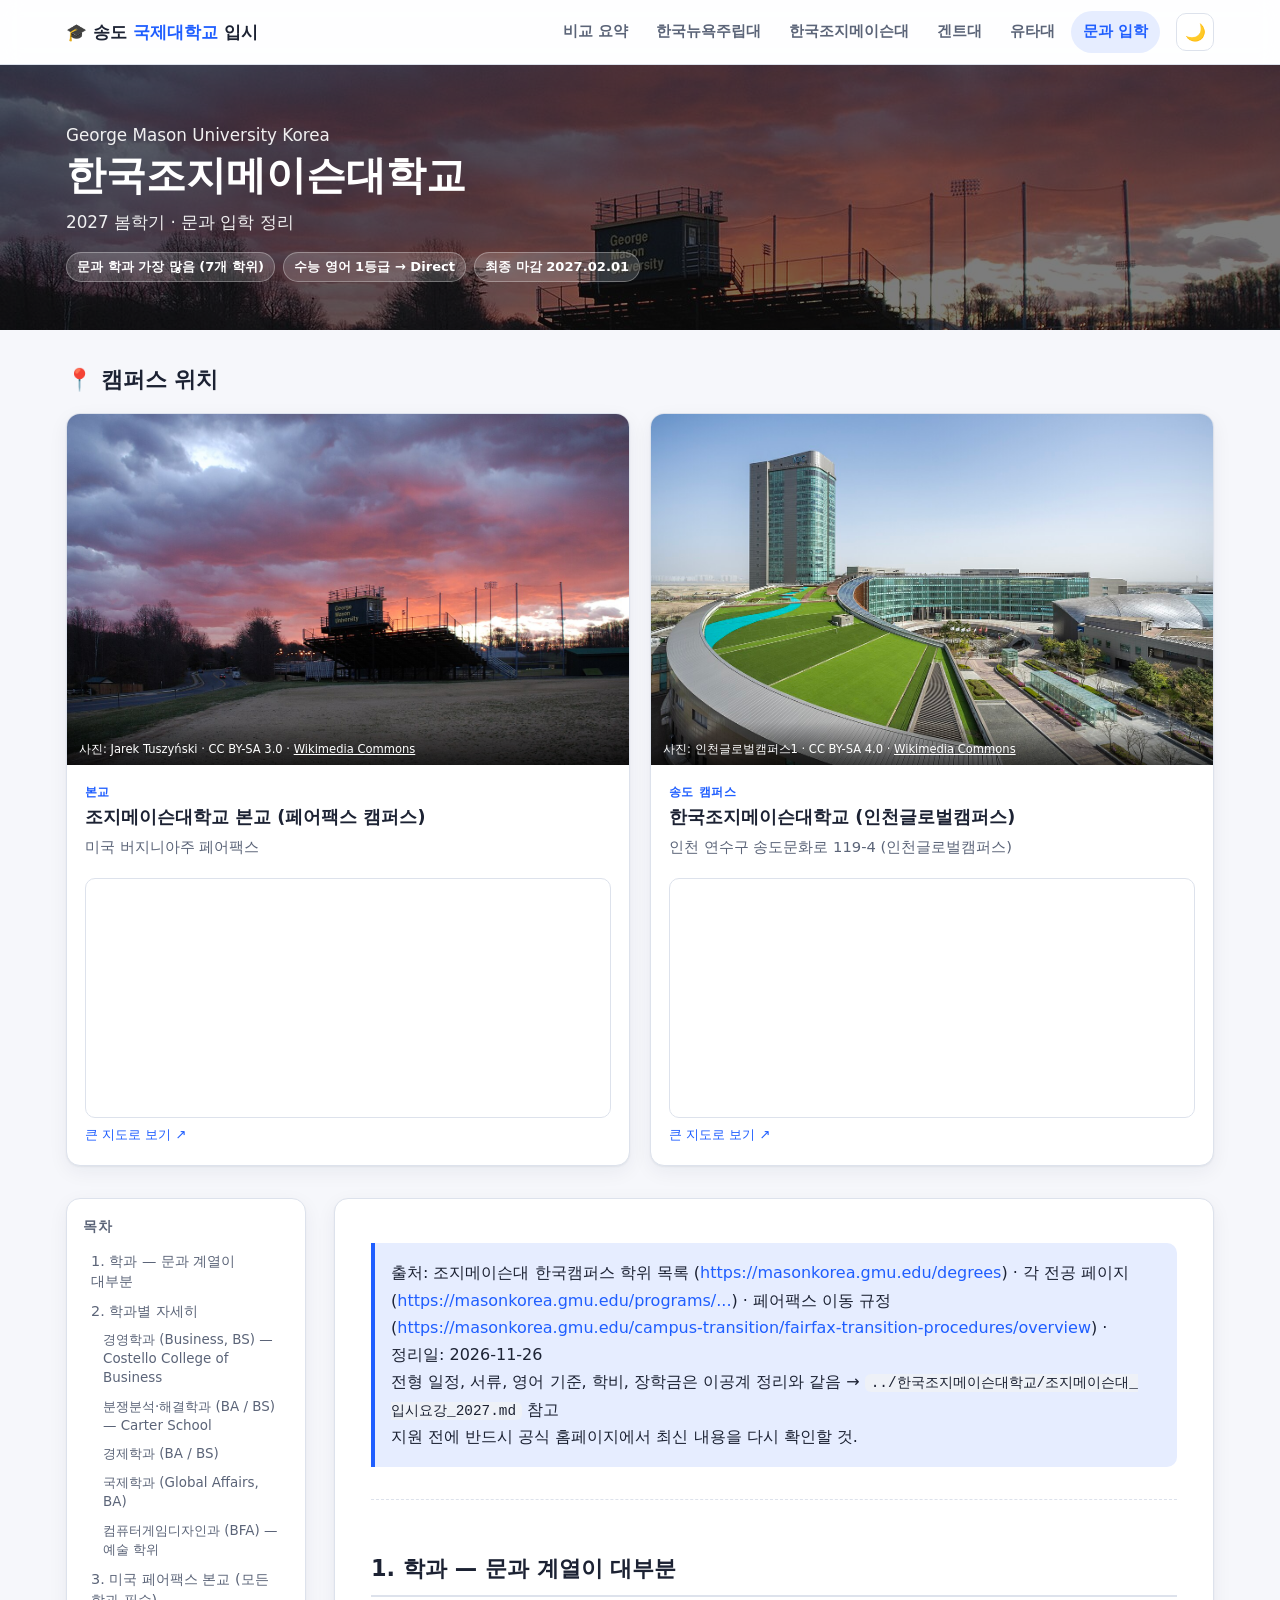
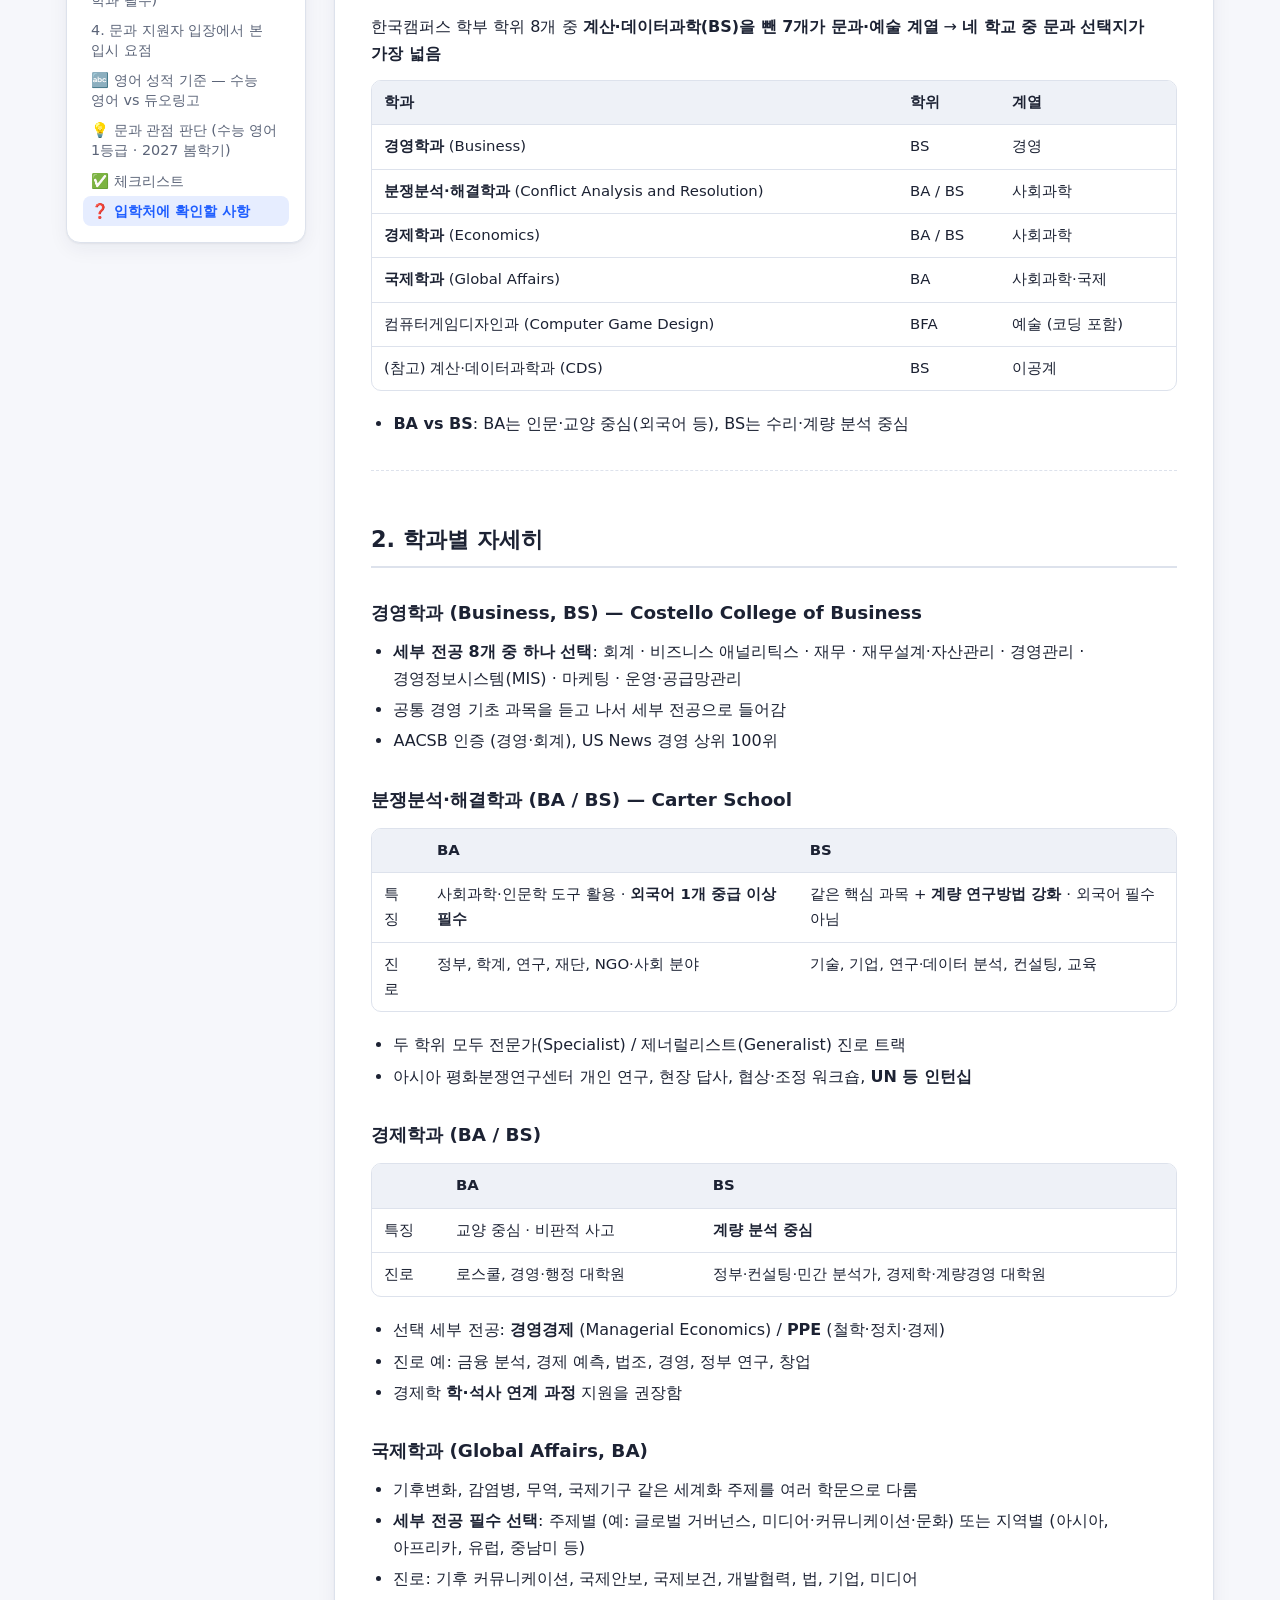
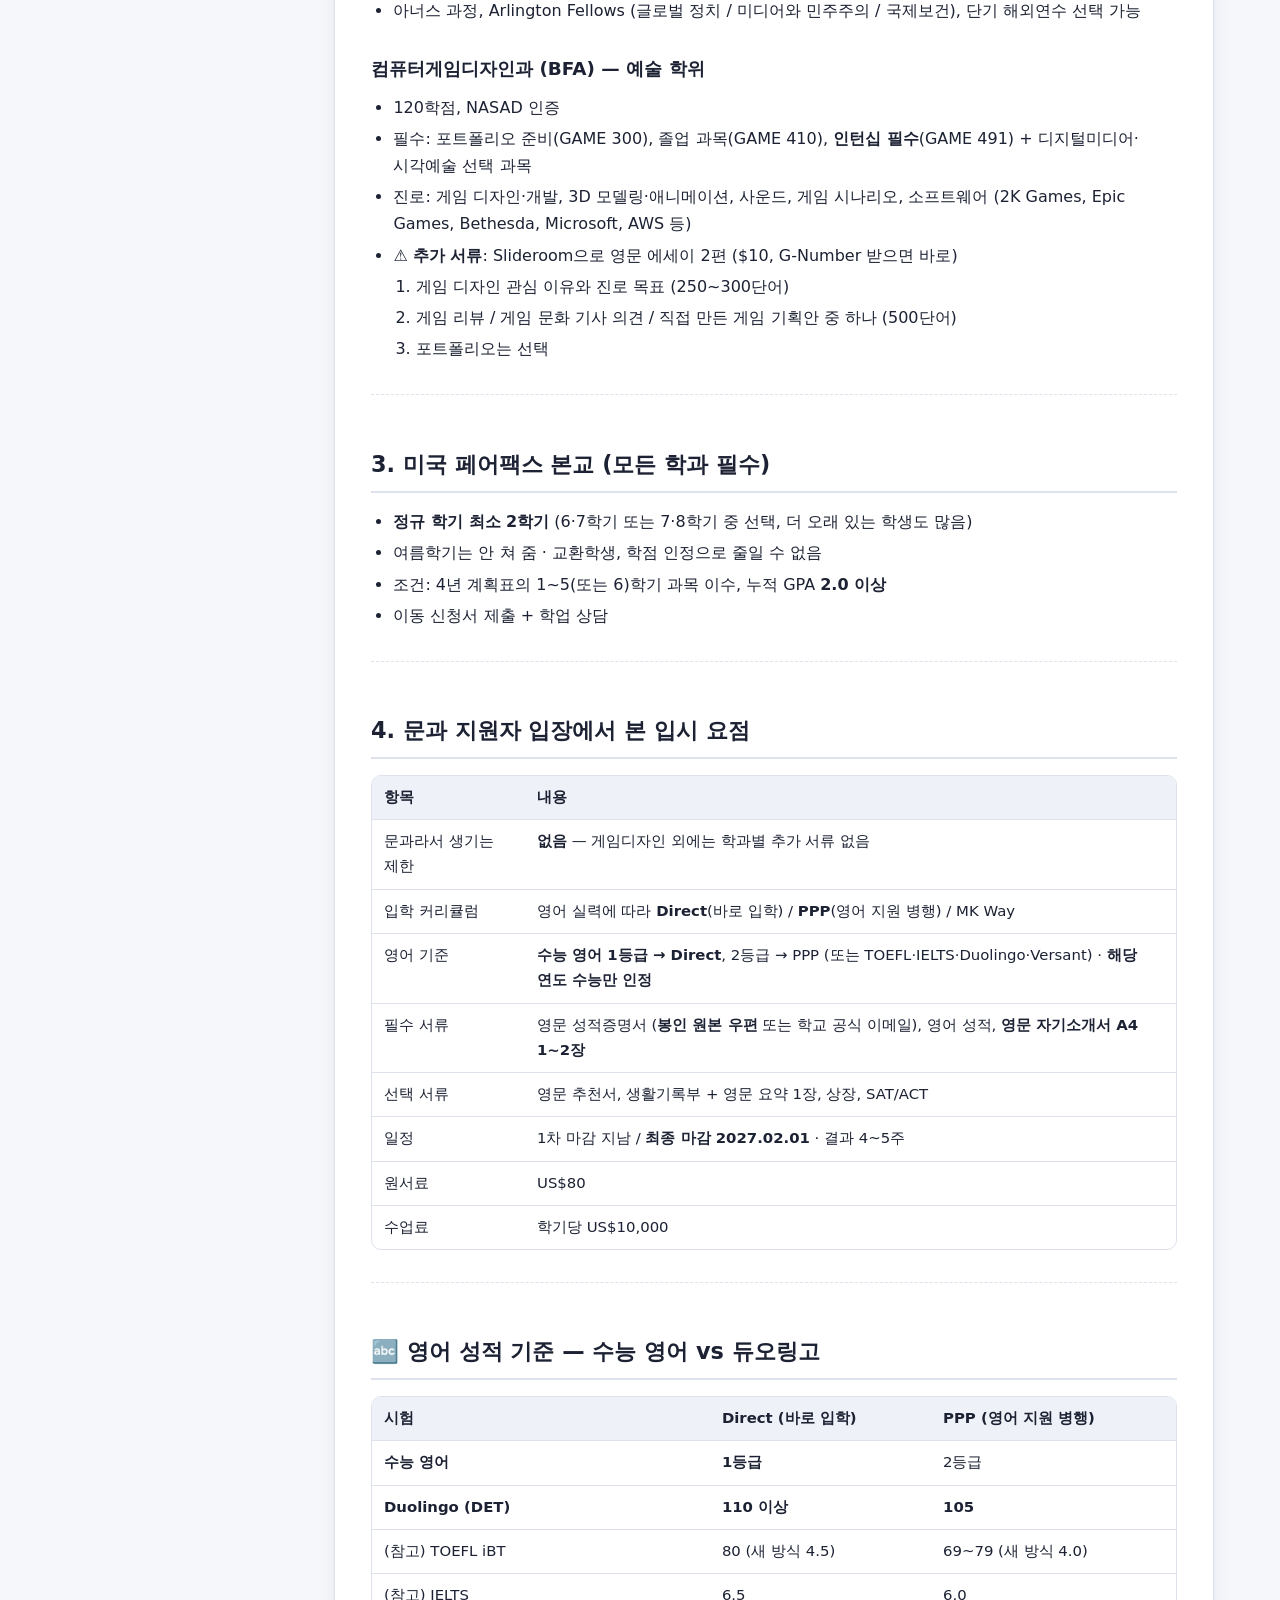
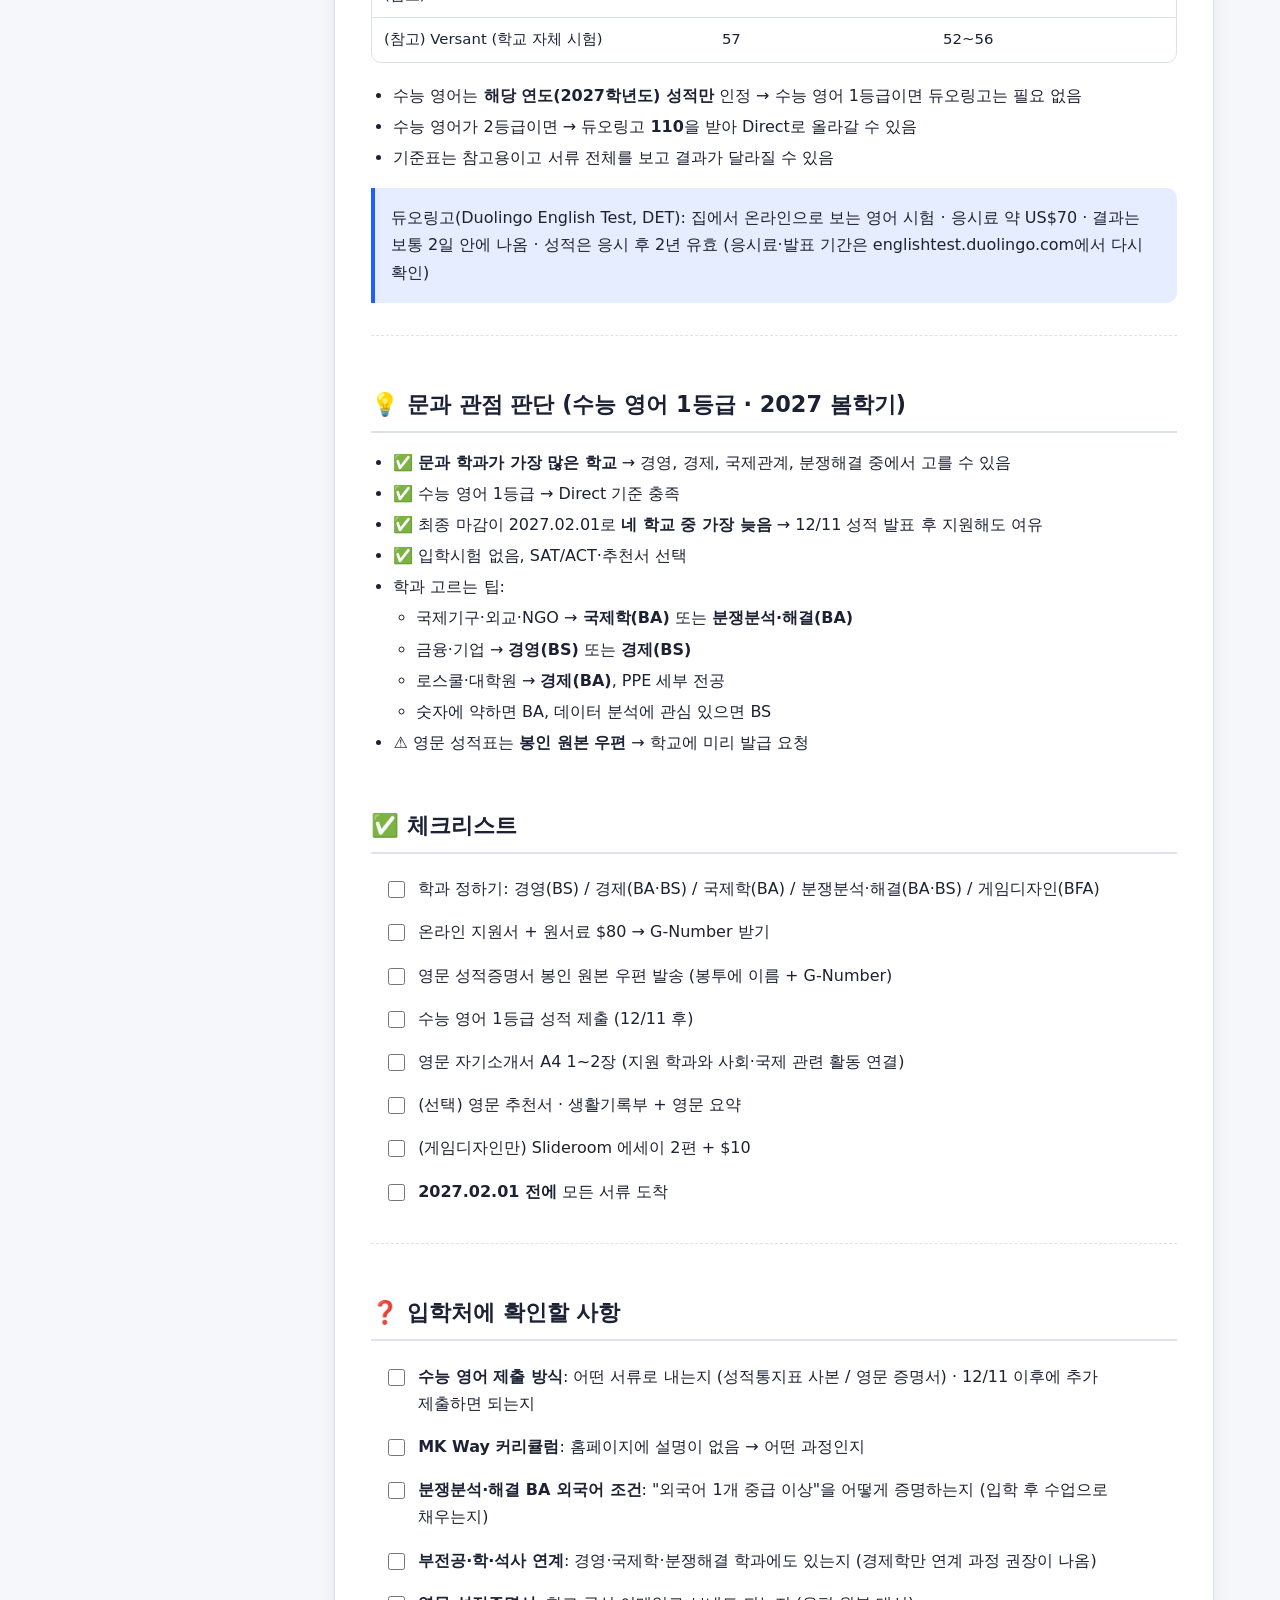
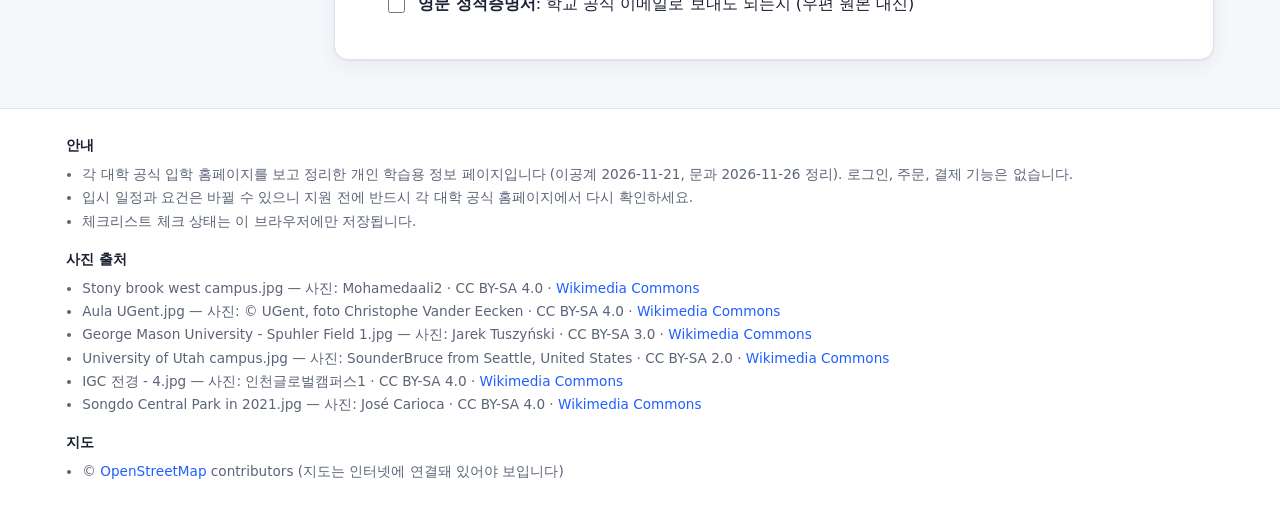
<file: mun-gmu.html>
<!doctype html>
<html lang="ko">
<head>
<meta charset="utf-8">
<meta name="viewport" content="width=device-width, initial-scale=1">
<title>한국조지메이슨대학교 문과 입학 정리</title>
<meta name="description" content="한국조지메이슨대학교 2027 봄학기 문과 입학 정리">
<link rel="stylesheet" href="css/style.css">
</head>
<body data-page="mun-gmu">
<header class="site-header">
  <div class="header-inner">
    <a class="brand" href="index.html">🎓 송도 <span>국제대학교</span> 입시</a>
    <button class="icon-btn menu-btn" id="menu-toggle" aria-label="메뉴 열기" aria-expanded="false">☰</button>
    <nav class="nav" id="site-nav"><a href="index.html">비교 요약</a><a href="suny.html">한국뉴욕주립대</a><a href="gmu.html">한국조지메이슨대</a><a href="ghent.html">겐트대</a><a href="utah.html">유타대</a><a href="munkwa.html" class="active">문과 입학</a></nav>
    <button class="icon-btn" id="theme-toggle" aria-label="다크 모드 전환">🌙</button>
  </div>
</header>

<section class="hero has-img">
  <img class="hero-bg" src="images/gmu.jpg" alt="">
  <div class="hero-inner">
    <p>George Mason University Korea</p>
    <h1>한국조지메이슨대학교</h1>
    <p>2027 봄학기 · 문과 입학 정리</p>
    <div class="badges"><span class="badge">문과 학과 가장 많음 (7개 학위)</span><span class="badge">수능 영어 1등급 → Direct</span><span class="badge">최종 마감 2027.02.01</span></div>
  </div>
</section>

<main class="container">
  <section class="block" id="location">
    <h2 class="section-title">📍 캠퍼스 위치</h2>
    <div class="loc-grid">
      <article class="card loc-card">
        <figure>
          <img src="images/gmu.jpg" alt="조지메이슨대학교 본교 (페어팩스 캠퍼스) 사진" loading="lazy">
          <figcaption>사진: Jarek Tuszyński · CC BY-SA 3.0 · <a href="https://commons.wikimedia.org/wiki/File:George_Mason_University_-_Spuhler_Field_1.jpg" target="_blank" rel="noopener">Wikimedia Commons</a></figcaption>
        </figure>
        <div class="loc-body">
          <div class="loc-tag">본교</div>
          <h3>조지메이슨대학교 본교 (페어팩스 캠퍼스)</h3>
          <p class="addr">미국 버지니아주 페어팩스</p>
        </div>
        <div class="map-wrap">
          <iframe src="https://www.openstreetmap.org/export/embed.html?bbox=-77.3267,38.8188,-77.2883,38.842800000000004&layer=mapnik&marker=38.8308,-77.3075" title="조지메이슨대학교 본교 (페어팩스 캠퍼스) 지도" loading="lazy"></iframe>
          <a class="map-link" href="https://www.openstreetmap.org/?mlat=38.8308&mlon=-77.3075#map=15/38.8308/-77.3075" target="_blank" rel="noopener">큰 지도로 보기 ↗</a>
        </div>
      </article>
      <article class="card loc-card">
        <figure>
          <img src="images/igc.jpg" alt="인천글로벌캠퍼스 전경" loading="lazy">
          <figcaption>사진: 인천글로벌캠퍼스1 · CC BY-SA 4.0 · <a href="https://commons.wikimedia.org/wiki/File:IGC_%EC%A0%84%EA%B2%BD_-_4.jpg" target="_blank" rel="noopener">Wikimedia Commons</a></figcaption>
        </figure>
        <div class="loc-body">
          <div class="loc-tag">송도 캠퍼스</div>
          <h3>한국조지메이슨대학교 (인천글로벌캠퍼스)</h3>
          <p class="addr">인천 연수구 송도문화로 119-4 (인천글로벌캠퍼스)</p>
        </div>
        <div class="map-wrap">
          <iframe src="https://www.openstreetmap.org/export/embed.html?bbox=126.6537,37.367599999999996,126.6793,37.3836&layer=mapnik&marker=37.3756,126.6665" title="인천글로벌캠퍼스 지도" loading="lazy"></iframe>
          <a class="map-link" href="https://www.openstreetmap.org/?mlat=37.3756&mlon=126.6665#map=15/37.3756/126.6665" target="_blank" rel="noopener">큰 지도로 보기 ↗</a>
        </div>
      </article>
    </div>
  </section>

  <div class="doc-layout">
    <aside class="card toc" aria-label="목차">
      <h4>목차</h4>
      <ol id="toc-list"></ol>
    </aside>
    <article class="card md">
<blockquote><p>출처: 조지메이슨대 한국캠퍼스 학위 목록 (<a href="https://masonkorea.gmu.edu/degrees" target="_blank" rel="noopener">https://masonkorea.gmu.edu/degrees</a>) · 각 전공 페이지 (<a href="https://masonkorea.gmu.edu/programs/..." target="_blank" rel="noopener">https://masonkorea.gmu.edu/programs/...</a>) · 페어팩스 이동 규정 (<a href="https://masonkorea.gmu.edu/campus-transition/fairfax-transition-procedures/overview" target="_blank" rel="noopener">https://masonkorea.gmu.edu/campus-transition/fairfax-transition-procedures/overview</a>) · 정리일: 2026-11-26<br>전형 일정, 서류, 영어 기준, 학비, 장학금은 이공계 정리와 같음 → <code>../한국조지메이슨대학교/조지메이슨대_입시요강_2027.md</code> 참고<br>지원 전에 반드시 공식 홈페이지에서 최신 내용을 다시 확인할 것.</p></blockquote>
<hr>
<h2 id="1-학과--문과-계열이-대부분">1. 학과 — 문과 계열이 대부분</h2>
<p>한국캠퍼스 학부 학위 8개 중 <strong>계산·데이터과학(BS)을 뺀 7개가 문과·예술 계열</strong> → <strong>네 학교 중 문과 선택지가 가장 넓음</strong></p>
<div class="table-wrap"><table><thead><tr><th>학과</th><th>학위</th><th>계열</th></tr></thead><tbody><tr><td><strong>경영학과</strong> (Business)</td><td>BS</td><td>경영</td></tr><tr><td><strong>분쟁분석·해결학과</strong> (Conflict Analysis and Resolution)</td><td>BA / BS</td><td>사회과학</td></tr><tr><td><strong>경제학과</strong> (Economics)</td><td>BA / BS</td><td>사회과학</td></tr><tr><td><strong>국제학과</strong> (Global Affairs)</td><td>BA</td><td>사회과학·국제</td></tr><tr><td>컴퓨터게임디자인과 (Computer Game Design)</td><td>BFA</td><td>예술 (코딩 포함)</td></tr><tr><td>(참고) 계산·데이터과학과 (CDS)</td><td>BS</td><td>이공계</td></tr></tbody></table></div>
<ul><li><strong>BA vs BS</strong>: BA는 인문·교양 중심(외국어 등), BS는 수리·계량 분석 중심</li></ul>
<hr>
<h2 id="2-학과별-자세히">2. 학과별 자세히</h2>
<h3 id="경영학과-business-bs--costello-college-of-business">경영학과 (Business, BS) — Costello College of Business</h3>
<ul><li><strong>세부 전공 8개 중 하나 선택</strong>: 회계 · 비즈니스 애널리틱스 · 재무 · 재무설계·자산관리 · 경영관리 · 경영정보시스템(MIS) · 마케팅 · 운영·공급망관리</li><li>공통 경영 기초 과목을 듣고 나서 세부 전공으로 들어감</li><li>AACSB 인증 (경영·회계), US News 경영 상위 100위</li></ul>
<h3 id="분쟁분석해결학과-ba--bs--carter-school">분쟁분석·해결학과 (BA / BS) — Carter School</h3>
<div class="table-wrap"><table><thead><tr><th></th><th>BA</th><th>BS</th></tr></thead><tbody><tr><td>특징</td><td>사회과학·인문학 도구 활용 · <strong>외국어 1개 중급 이상 필수</strong></td><td>같은 핵심 과목 + <strong>계량 연구방법 강화</strong> · 외국어 필수 아님</td></tr><tr><td>진로</td><td>정부, 학계, 연구, 재단, NGO·사회 분야</td><td>기술, 기업, 연구·데이터 분석, 컨설팅, 교육</td></tr></tbody></table></div>
<ul><li>두 학위 모두 전문가(Specialist) / 제너럴리스트(Generalist) 진로 트랙</li><li>아시아 평화분쟁연구센터 개인 연구, 현장 답사, 협상·조정 워크숍, <strong>UN 등 인턴십</strong></li></ul>
<h3 id="경제학과-ba--bs">경제학과 (BA / BS)</h3>
<div class="table-wrap"><table><thead><tr><th></th><th>BA</th><th>BS</th></tr></thead><tbody><tr><td>특징</td><td>교양 중심 · 비판적 사고</td><td><strong>계량 분석 중심</strong></td></tr><tr><td>진로</td><td>로스쿨, 경영·행정 대학원</td><td>정부·컨설팅·민간 분석가, 경제학·계량경영 대학원</td></tr></tbody></table></div>
<ul><li>선택 세부 전공: <strong>경영경제</strong> (Managerial Economics) / <strong>PPE</strong> (철학·정치·경제)</li><li>진로 예: 금융 분석, 경제 예측, 법조, 경영, 정부 연구, 창업</li><li>경제학 <strong>학·석사 연계 과정</strong> 지원을 권장함</li></ul>
<h3 id="국제학과-global-affairs-ba">국제학과 (Global Affairs, BA)</h3>
<ul><li>기후변화, 감염병, 무역, 국제기구 같은 세계화 주제를 여러 학문으로 다룸</li><li><strong>세부 전공 필수 선택</strong>: 주제별 (예: 글로벌 거버넌스, 미디어·커뮤니케이션·문화) 또는 지역별 (아시아, 아프리카, 유럽, 중남미 등)</li><li>진로: 기후 커뮤니케이션, 국제안보, 국제보건, 개발협력, 법, 기업, 미디어</li><li>아너스 과정, Arlington Fellows (글로벌 정치 / 미디어와 민주주의 / 국제보건), 단기 해외연수 선택 가능</li></ul>
<h3 id="컴퓨터게임디자인과-bfa--예술-학위">컴퓨터게임디자인과 (BFA) — 예술 학위</h3>
<ul><li>120학점, NASAD 인증</li><li>필수: 포트폴리오 준비(GAME 300), 졸업 과목(GAME 410), <strong>인턴십 필수</strong>(GAME 491) + 디지털미디어·시각예술 선택 과목</li><li>진로: 게임 디자인·개발, 3D 모델링·애니메이션, 사운드, 게임 시나리오, 소프트웨어 (2K Games, Epic Games, Bethesda, Microsoft, AWS 등)</li><li>⚠️ <strong>추가 서류</strong>: Slideroom으로 영문 에세이 2편 ($10, G-Number 받으면 바로)<ol><li>게임 디자인 관심 이유와 진로 목표 (250~300단어)</li><li>게임 리뷰 / 게임 문화 기사 의견 / 직접 만든 게임 기획안 중 하나 (500단어)</li><li>포트폴리오는 선택</li></ol></li></ul>
<hr>
<h2 id="3-미국-페어팩스-본교-모든-학과-필수">3. 미국 페어팩스 본교 (모든 학과 필수)</h2>
<ul><li><strong>정규 학기 최소 2학기</strong> (6·7학기 또는 7·8학기 중 선택, 더 오래 있는 학생도 많음)</li><li>여름학기는 안 쳐 줌 · 교환학생, 학점 인정으로 줄일 수 없음</li><li>조건: 4년 계획표의 1~5(또는 6)학기 과목 이수, 누적 GPA <strong>2.0 이상</strong></li><li>이동 신청서 제출 + 학업 상담</li></ul>
<hr>
<h2 id="4-문과-지원자-입장에서-본-입시-요점">4. 문과 지원자 입장에서 본 입시 요점</h2>
<div class="table-wrap"><table><thead><tr><th>항목</th><th>내용</th></tr></thead><tbody><tr><td>문과라서 생기는 제한</td><td><strong>없음</strong> — 게임디자인 외에는 학과별 추가 서류 없음</td></tr><tr><td>입학 커리큘럼</td><td>영어 실력에 따라 <strong>Direct</strong>(바로 입학) / <strong>PPP</strong>(영어 지원 병행) / MK Way</td></tr><tr><td>영어 기준</td><td><strong>수능 영어 1등급 → Direct</strong>, 2등급 → PPP (또는 TOEFL·IELTS·Duolingo·Versant) · <strong>해당 연도 수능만 인정</strong></td></tr><tr><td>필수 서류</td><td>영문 성적증명서 (<strong>봉인 원본 우편</strong> 또는 학교 공식 이메일), 영어 성적, <strong>영문 자기소개서 A4 1~2장</strong></td></tr><tr><td>선택 서류</td><td>영문 추천서, 생활기록부 + 영문 요약 1장, 상장, SAT/ACT</td></tr><tr><td>일정</td><td>1차 마감 지남 / <strong>최종 마감 2027.02.01</strong> · 결과 4~5주</td></tr><tr><td>원서료</td><td>US$80</td></tr><tr><td>수업료</td><td>학기당 US$10,000</td></tr></tbody></table></div>
<hr>
<h2 id="영어-성적-기준--수능-영어-vs-듀오링고">🔤 영어 성적 기준 — 수능 영어 vs 듀오링고</h2>
<div class="table-wrap"><table><thead><tr><th>시험</th><th><strong>Direct (바로 입학)</strong></th><th>PPP (영어 지원 병행)</th></tr></thead><tbody><tr><td><strong>수능 영어</strong></td><td><strong>1등급</strong></td><td>2등급</td></tr><tr><td><strong>Duolingo (DET)</strong></td><td><strong>110 이상</strong></td><td><strong>105</strong></td></tr><tr><td>(참고) TOEFL iBT</td><td>80 (새 방식 4.5)</td><td>69~79 (새 방식 4.0)</td></tr><tr><td>(참고) IELTS</td><td>6.5</td><td>6.0</td></tr><tr><td>(참고) Versant (학교 자체 시험)</td><td>57</td><td>52~56</td></tr></tbody></table></div>
<ul><li>수능 영어는 <strong>해당 연도(2027학년도) 성적만</strong> 인정 → 수능 영어 1등급이면 듀오링고는 필요 없음</li><li>수능 영어가 2등급이면 → 듀오링고 <strong>110</strong>을 받아 Direct로 올라갈 수 있음</li><li>기준표는 참고용이고 서류 전체를 보고 결과가 달라질 수 있음</li></ul>
<blockquote><p>듀오링고(Duolingo English Test, DET): 집에서 온라인으로 보는 영어 시험 · 응시료 약 US$70 · 결과는 보통 2일 안에 나옴 · 성적은 응시 후 2년 유효 (응시료·발표 기간은 englishtest.duolingo.com에서 다시 확인)</p></blockquote>
<hr>
<h2 id="문과-관점-판단-수능-영어-1등급--2027-봄학기">💡 문과 관점 판단 (수능 영어 1등급 · 2027 봄학기)</h2>
<ul><li>✅ <strong>문과 학과가 가장 많은 학교</strong> → 경영, 경제, 국제관계, 분쟁해결 중에서 고를 수 있음</li><li>✅ 수능 영어 1등급 → Direct 기준 충족</li><li>✅ 최종 마감이 2027.02.01로 <strong>네 학교 중 가장 늦음</strong> → 12/11 성적 발표 후 지원해도 여유</li><li>✅ 입학시험 없음, SAT/ACT·추천서 선택</li><li>학과 고르는 팁:<ul><li>국제기구·외교·NGO → <strong>국제학(BA)</strong> 또는 <strong>분쟁분석·해결(BA)</strong></li><li>금융·기업 → <strong>경영(BS)</strong> 또는 <strong>경제(BS)</strong></li><li>로스쿨·대학원 → <strong>경제(BA)</strong>, PPE 세부 전공</li><li>숫자에 약하면 BA, 데이터 분석에 관심 있으면 BS</li></ul></li><li>⚠️ 영문 성적표는 <strong>봉인 원본 우편</strong> → 학교에 미리 발급 요청</li></ul>
<h2 id="체크리스트">✅ 체크리스트</h2>
<ul class="checklist"><li><input type="checkbox" aria-label="체크"><span>학과 정하기: 경영(BS) / 경제(BA·BS) / 국제학(BA) / 분쟁분석·해결(BA·BS) / 게임디자인(BFA)</span></li><li><input type="checkbox" aria-label="체크"><span>온라인 지원서 + 원서료 $80 → G-Number 받기</span></li><li><input type="checkbox" aria-label="체크"><span>영문 성적증명서 봉인 원본 우편 발송 (봉투에 이름 + G-Number)</span></li><li><input type="checkbox" aria-label="체크"><span>수능 영어 1등급 성적 제출 (12/11 후)</span></li><li><input type="checkbox" aria-label="체크"><span>영문 자기소개서 A4 1~2장 (지원 학과와 사회·국제 관련 활동 연결)</span></li><li><input type="checkbox" aria-label="체크"><span>(선택) 영문 추천서 · 생활기록부 + 영문 요약</span></li><li><input type="checkbox" aria-label="체크"><span>(게임디자인만) Slideroom 에세이 2편 + $10</span></li><li><input type="checkbox" aria-label="체크"><span><strong>2027.02.01 전에</strong> 모든 서류 도착</span></li></ul>
<hr>
<h2 id="입학처에-확인할-사항">❓ 입학처에 확인할 사항</h2>
<ul class="checklist"><li><input type="checkbox" aria-label="체크"><span><strong>수능 영어 제출 방식</strong>: 어떤 서류로 내는지 (성적통지표 사본 / 영문 증명서) · 12/11 이후에 추가 제출하면 되는지</span></li><li><input type="checkbox" aria-label="체크"><span><strong>MK Way 커리큘럼</strong>: 홈페이지에 설명이 없음 → 어떤 과정인지</span></li><li><input type="checkbox" aria-label="체크"><span><strong>분쟁분석·해결 BA 외국어 조건</strong>: "외국어 1개 중급 이상"을 어떻게 증명하는지 (입학 후 수업으로 채우는지)</span></li><li><input type="checkbox" aria-label="체크"><span><strong>부전공·학·석사 연계</strong>: 경영·국제학·분쟁해결 학과에도 있는지 (경제학만 연계 과정 권장이 나옴)</span></li><li><input type="checkbox" aria-label="체크"><span><strong>영문 성적증명서</strong>: 학교 공식 이메일로 보내도 되는지 (우편 원본 대신)</span></li></ul>
    </article>
  </div>
</main>

<footer class="site-footer">
  <div class="container">
    <h4>안내</h4>
    <ul>
      <li>각 대학 공식 입학 홈페이지를 보고 정리한 개인 학습용 정보 페이지입니다 (이공계 2026-11-21, 문과 2026-11-26 정리). 로그인, 주문, 결제 기능은 없습니다.</li>
      <li>입시 일정과 요건은 바뀔 수 있으니 지원 전에 반드시 각 대학 공식 홈페이지에서 다시 확인하세요.</li>
      <li>체크리스트 체크 상태는 이 브라우저에만 저장됩니다.</li>
    </ul>
    <h4>사진 출처</h4>
    <ul><li>Stony brook west campus.jpg — 사진: Mohamedaali2 · CC BY-SA 4.0 · <a href="https://commons.wikimedia.org/wiki/File:Stony_brook_west_campus.jpg" target="_blank" rel="noopener">Wikimedia Commons</a></li><li>Aula UGent.jpg — 사진: © UGent, foto Christophe Vander Eecken · CC BY-SA 4.0 · <a href="https://commons.wikimedia.org/wiki/File:Aula_UGent.jpg" target="_blank" rel="noopener">Wikimedia Commons</a></li><li>George Mason University - Spuhler Field 1.jpg — 사진: Jarek Tuszyński · CC BY-SA 3.0 · <a href="https://commons.wikimedia.org/wiki/File:George_Mason_University_-_Spuhler_Field_1.jpg" target="_blank" rel="noopener">Wikimedia Commons</a></li><li>University of Utah campus.jpg — 사진: SounderBruce from Seattle, United States · CC BY-SA 2.0 · <a href="https://commons.wikimedia.org/wiki/File:University_of_Utah_campus.jpg" target="_blank" rel="noopener">Wikimedia Commons</a></li><li>IGC 전경 - 4.jpg — 사진: 인천글로벌캠퍼스1 · CC BY-SA 4.0 · <a href="https://commons.wikimedia.org/wiki/File:IGC_%EC%A0%84%EA%B2%BD_-_4.jpg" target="_blank" rel="noopener">Wikimedia Commons</a></li><li>Songdo Central Park in 2021.jpg — 사진: José Carioca · CC BY-SA 4.0 · <a href="https://commons.wikimedia.org/wiki/File:Songdo_Central_Park_in_2021.jpg" target="_blank" rel="noopener">Wikimedia Commons</a></li></ul>
    <h4>지도</h4>
    <ul><li>© <a href="https://www.openstreetmap.org/copyright" target="_blank" rel="noopener">OpenStreetMap</a> contributors (지도는 인터넷에 연결돼 있어야 보입니다)</li></ul>
  </div>
</footer>
<button class="icon-btn to-top" id="to-top" aria-label="맨 위로">↑</button>
<script src="js/main.js"></script>
</body>
</html>
</file>
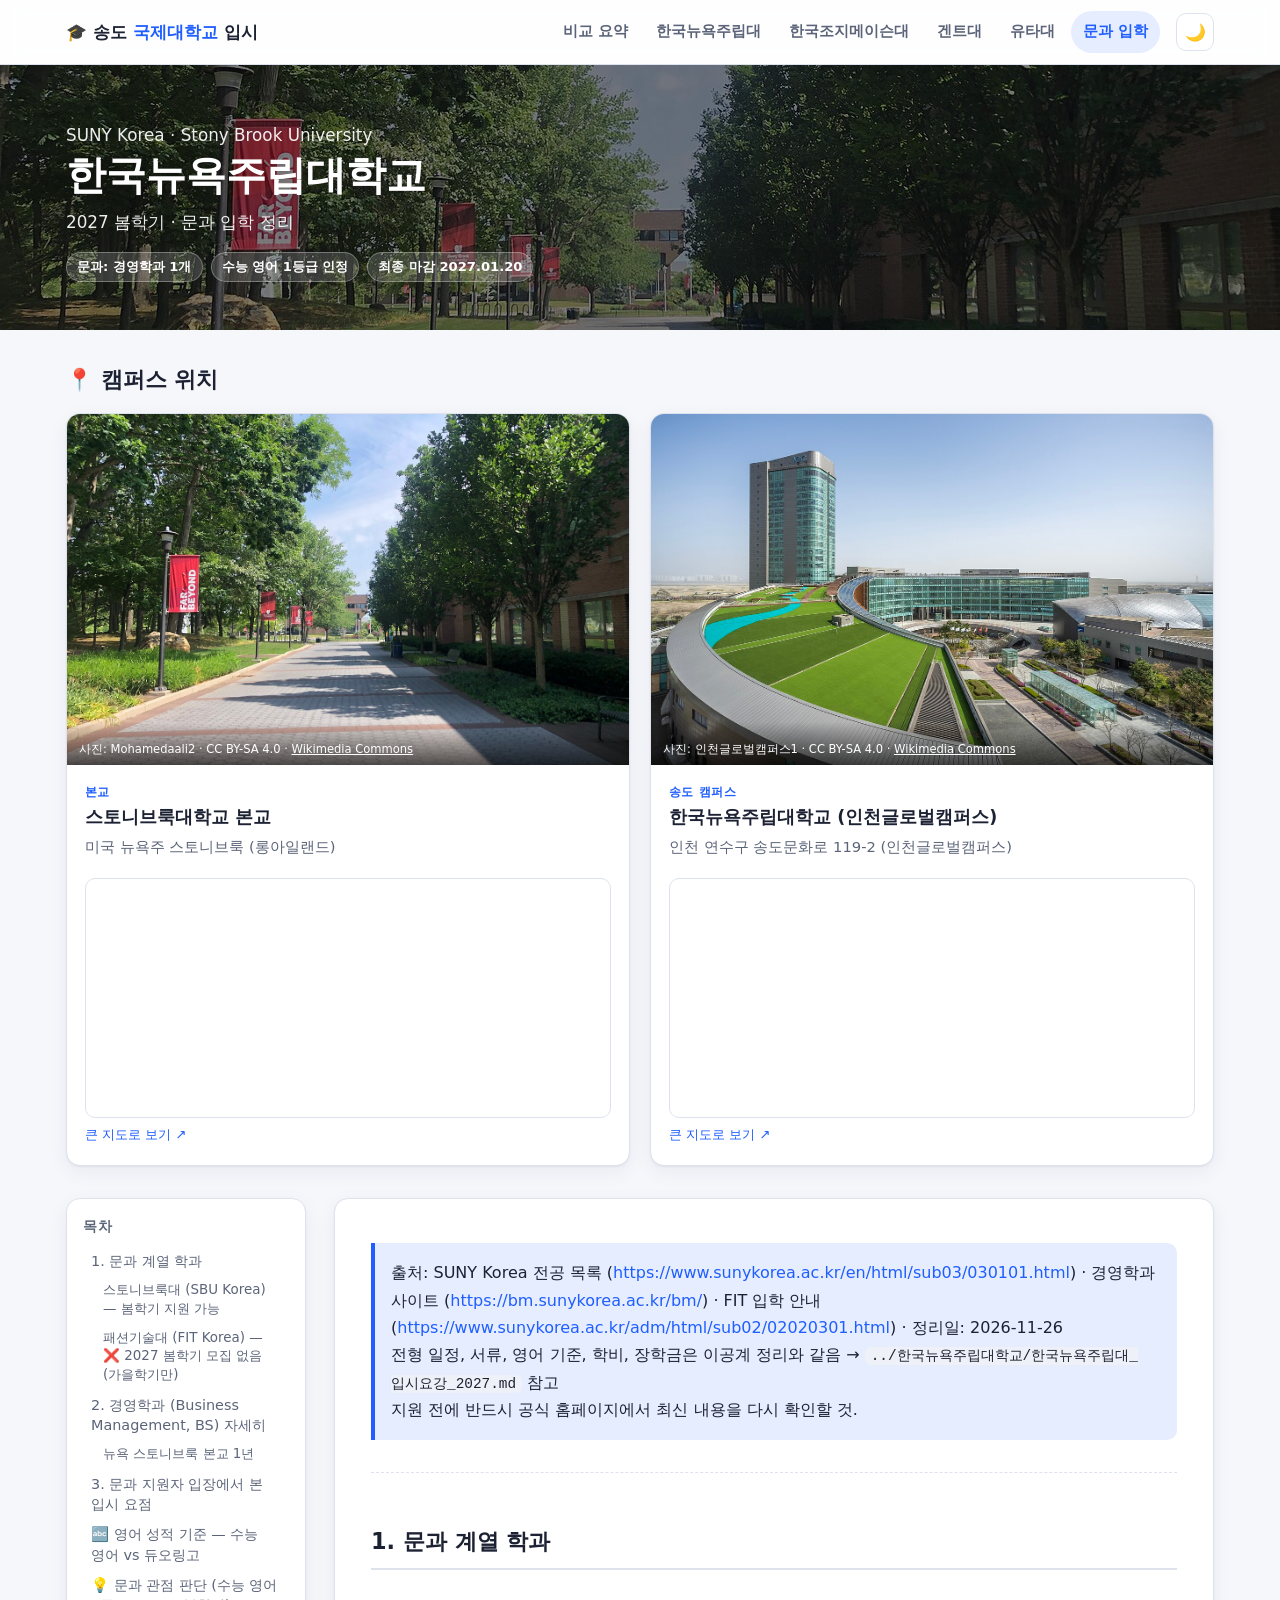
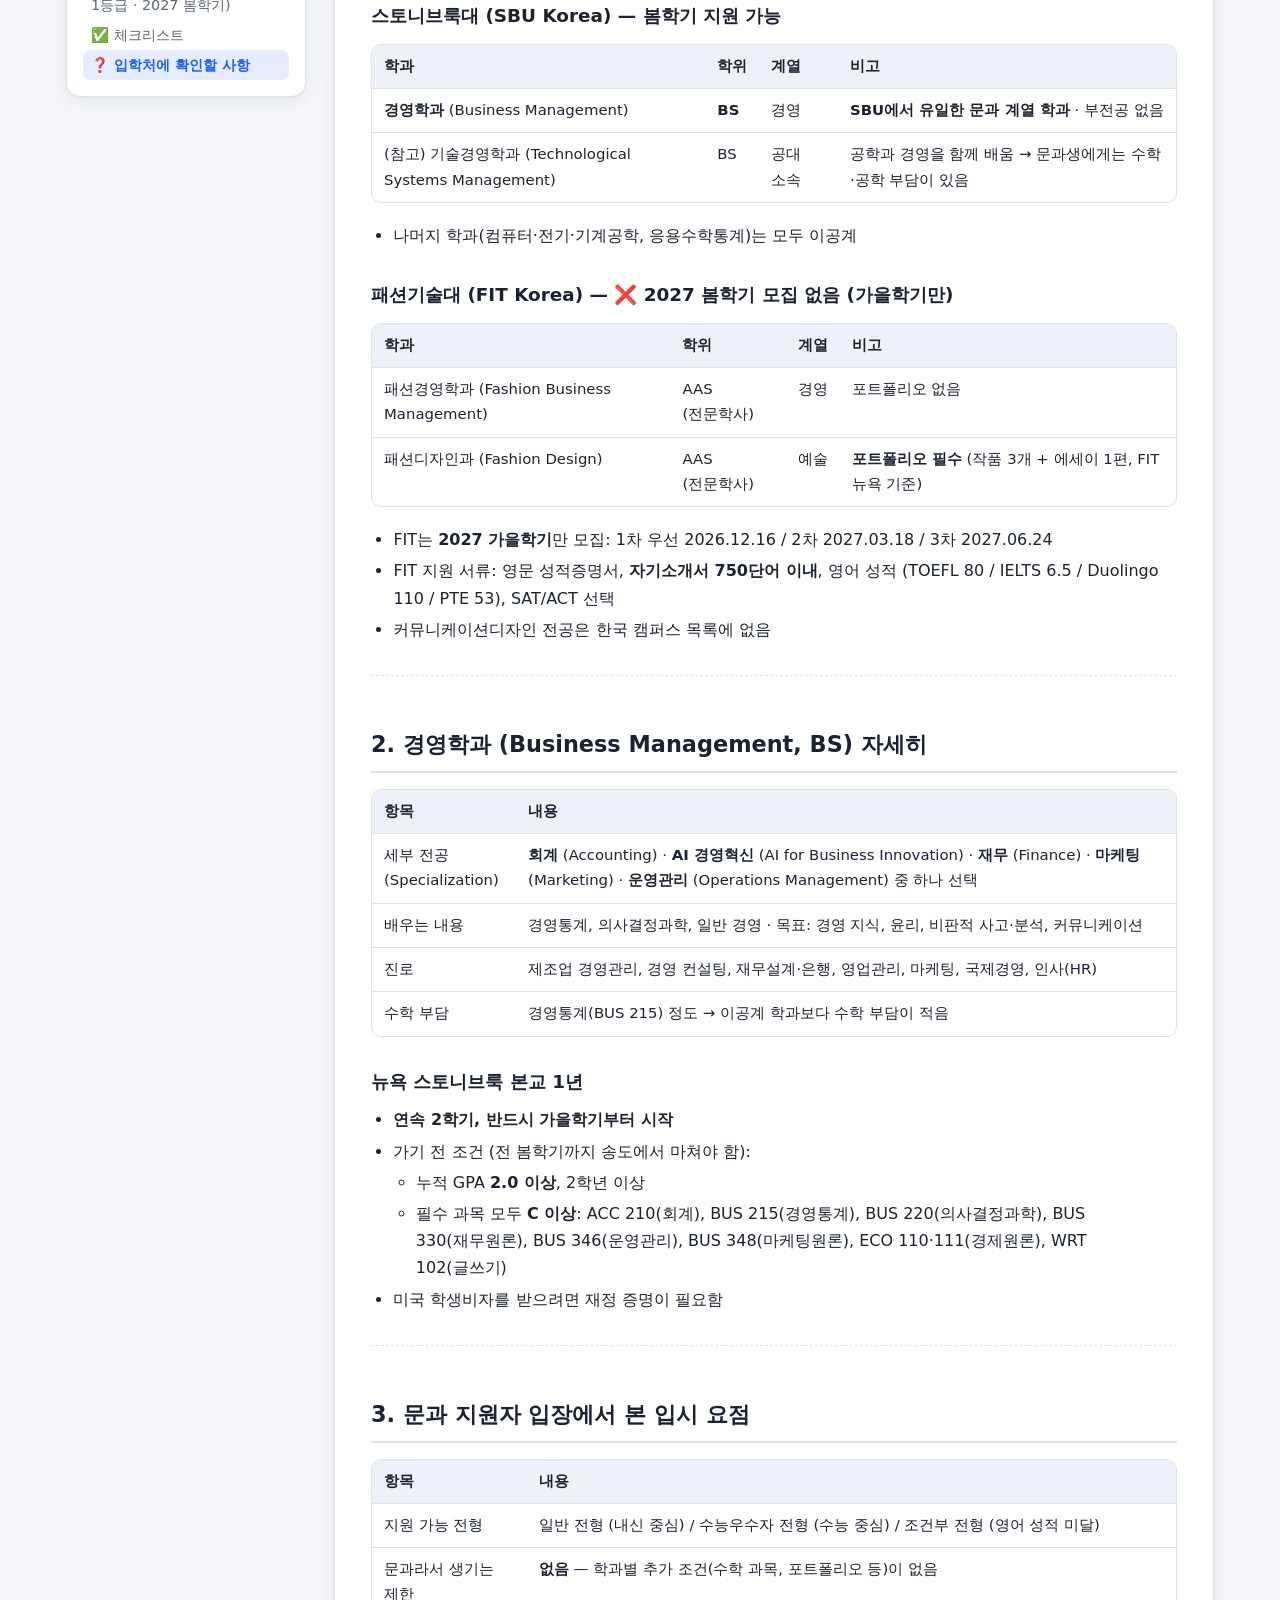
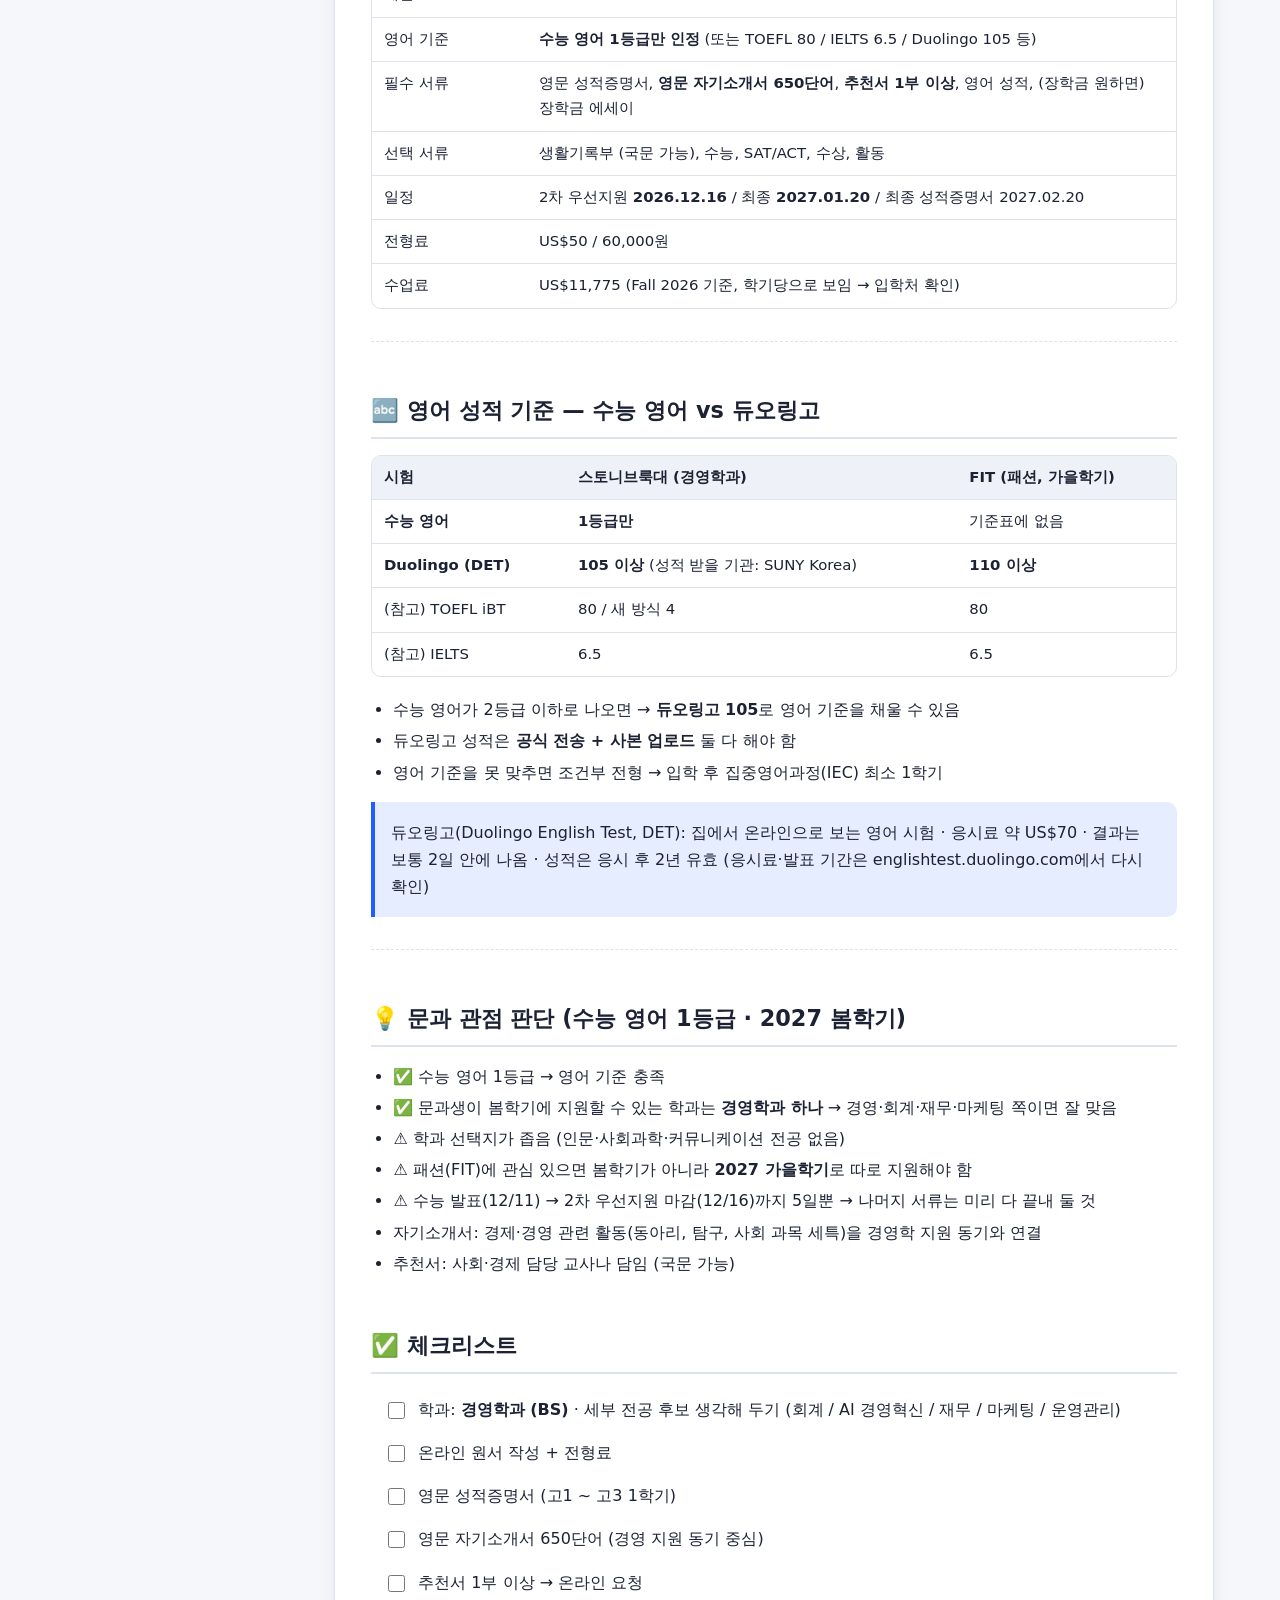
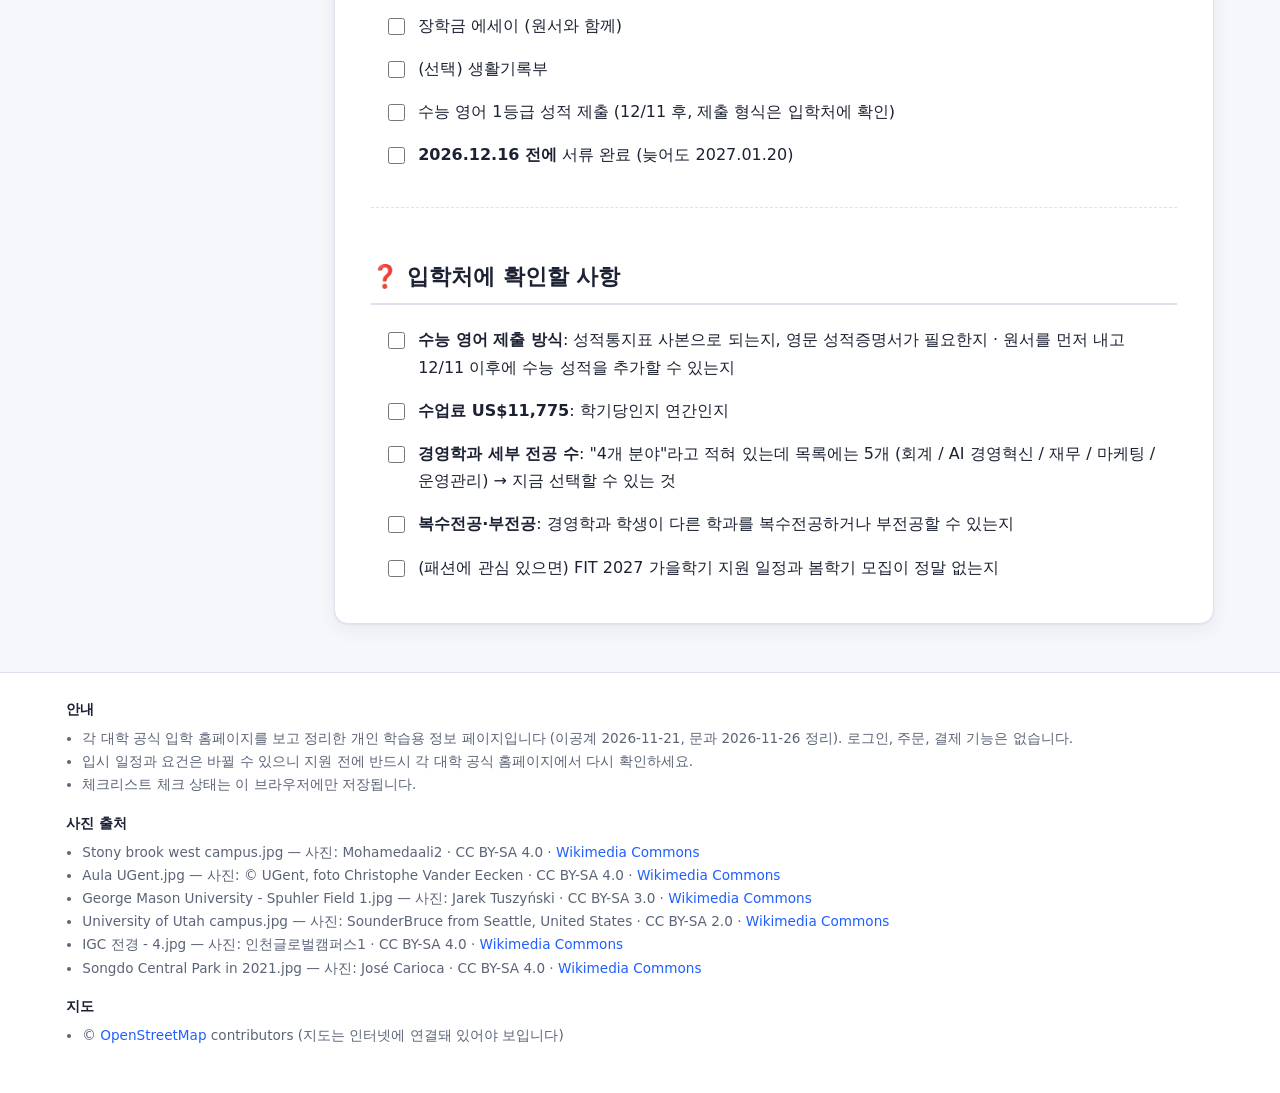
<file: mun-suny.html>
<!doctype html>
<html lang="ko">
<head>
<meta charset="utf-8">
<meta name="viewport" content="width=device-width, initial-scale=1">
<title>한국뉴욕주립대학교 문과 입학 정리</title>
<meta name="description" content="한국뉴욕주립대학교 2027 봄학기 문과 입학 정리">
<link rel="stylesheet" href="css/style.css">
</head>
<body data-page="mun-suny">
<header class="site-header">
  <div class="header-inner">
    <a class="brand" href="index.html">🎓 송도 <span>국제대학교</span> 입시</a>
    <button class="icon-btn menu-btn" id="menu-toggle" aria-label="메뉴 열기" aria-expanded="false">☰</button>
    <nav class="nav" id="site-nav"><a href="index.html">비교 요약</a><a href="suny.html">한국뉴욕주립대</a><a href="gmu.html">한국조지메이슨대</a><a href="ghent.html">겐트대</a><a href="utah.html">유타대</a><a href="munkwa.html" class="active">문과 입학</a></nav>
    <button class="icon-btn" id="theme-toggle" aria-label="다크 모드 전환">🌙</button>
  </div>
</header>

<section class="hero has-img">
  <img class="hero-bg" src="images/sbu.jpg" alt="">
  <div class="hero-inner">
    <p>SUNY Korea · Stony Brook University</p>
    <h1>한국뉴욕주립대학교</h1>
    <p>2027 봄학기 · 문과 입학 정리</p>
    <div class="badges"><span class="badge">문과: 경영학과 1개</span><span class="badge">수능 영어 1등급 인정</span><span class="badge">최종 마감 2027.01.20</span></div>
  </div>
</section>

<main class="container">
  <section class="block" id="location">
    <h2 class="section-title">📍 캠퍼스 위치</h2>
    <div class="loc-grid">
      <article class="card loc-card">
        <figure>
          <img src="images/sbu.jpg" alt="스토니브룩대학교 본교 사진" loading="lazy">
          <figcaption>사진: Mohamedaali2 · CC BY-SA 4.0 · <a href="https://commons.wikimedia.org/wiki/File:Stony_brook_west_campus.jpg" target="_blank" rel="noopener">Wikimedia Commons</a></figcaption>
        </figure>
        <div class="loc-body">
          <div class="loc-tag">본교</div>
          <h3>스토니브룩대학교 본교</h3>
          <p class="addr">미국 뉴욕주 스토니브룩 (롱아일랜드)</p>
        </div>
        <div class="map-wrap">
          <iframe src="https://www.openstreetmap.org/export/embed.html?bbox=-73.1426,40.9004,-73.1042,40.9244&layer=mapnik&marker=40.9124,-73.1234" title="스토니브룩대학교 본교 지도" loading="lazy"></iframe>
          <a class="map-link" href="https://www.openstreetmap.org/?mlat=40.9124&mlon=-73.1234#map=15/40.9124/-73.1234" target="_blank" rel="noopener">큰 지도로 보기 ↗</a>
        </div>
      </article>
      <article class="card loc-card">
        <figure>
          <img src="images/igc.jpg" alt="인천글로벌캠퍼스 전경" loading="lazy">
          <figcaption>사진: 인천글로벌캠퍼스1 · CC BY-SA 4.0 · <a href="https://commons.wikimedia.org/wiki/File:IGC_%EC%A0%84%EA%B2%BD_-_4.jpg" target="_blank" rel="noopener">Wikimedia Commons</a></figcaption>
        </figure>
        <div class="loc-body">
          <div class="loc-tag">송도 캠퍼스</div>
          <h3>한국뉴욕주립대학교 (인천글로벌캠퍼스)</h3>
          <p class="addr">인천 연수구 송도문화로 119-2 (인천글로벌캠퍼스)</p>
        </div>
        <div class="map-wrap">
          <iframe src="https://www.openstreetmap.org/export/embed.html?bbox=126.6537,37.367599999999996,126.6793,37.3836&layer=mapnik&marker=37.3756,126.6665" title="인천글로벌캠퍼스 지도" loading="lazy"></iframe>
          <a class="map-link" href="https://www.openstreetmap.org/?mlat=37.3756&mlon=126.6665#map=15/37.3756/126.6665" target="_blank" rel="noopener">큰 지도로 보기 ↗</a>
        </div>
      </article>
    </div>
  </section>

  <div class="doc-layout">
    <aside class="card toc" aria-label="목차">
      <h4>목차</h4>
      <ol id="toc-list"></ol>
    </aside>
    <article class="card md">
<blockquote><p>출처: SUNY Korea 전공 목록 (<a href="https://www.sunykorea.ac.kr/en/html/sub03/030101.html" target="_blank" rel="noopener">https://www.sunykorea.ac.kr/en/html/sub03/030101.html</a>) · 경영학과 사이트 (<a href="https://bm.sunykorea.ac.kr/bm/" target="_blank" rel="noopener">https://bm.sunykorea.ac.kr/bm/</a>) · FIT 입학 안내 (<a href="https://www.sunykorea.ac.kr/adm/html/sub02/02020301.html" target="_blank" rel="noopener">https://www.sunykorea.ac.kr/adm/html/sub02/02020301.html</a>) · 정리일: 2026-11-26<br>전형 일정, 서류, 영어 기준, 학비, 장학금은 이공계 정리와 같음 → <code>../한국뉴욕주립대학교/한국뉴욕주립대_입시요강_2027.md</code> 참고<br>지원 전에 반드시 공식 홈페이지에서 최신 내용을 다시 확인할 것.</p></blockquote>
<hr>
<h2 id="1-문과-계열-학과">1. 문과 계열 학과</h2>
<h3 id="스토니브룩대-sbu-korea--봄학기-지원-가능">스토니브룩대 (SBU Korea) — 봄학기 지원 가능</h3>
<div class="table-wrap"><table><thead><tr><th>학과</th><th>학위</th><th>계열</th><th>비고</th></tr></thead><tbody><tr><td><strong>경영학과</strong> (Business Management)</td><td><strong>BS</strong></td><td>경영</td><td><strong>SBU에서 유일한 문과 계열 학과</strong> · 부전공 없음</td></tr><tr><td>(참고) 기술경영학과 (Technological Systems Management)</td><td>BS</td><td>공대 소속</td><td>공학과 경영을 함께 배움 → 문과생에게는 수학·공학 부담이 있음</td></tr></tbody></table></div>
<ul><li>나머지 학과(컴퓨터·전기·기계공학, 응용수학통계)는 모두 이공계</li></ul>
<h3 id="패션기술대-fit-korea---2027-봄학기-모집-없음-가을학기만">패션기술대 (FIT Korea) — ❌ 2027 봄학기 모집 없음 (가을학기만)</h3>
<div class="table-wrap"><table><thead><tr><th>학과</th><th>학위</th><th>계열</th><th>비고</th></tr></thead><tbody><tr><td>패션경영학과 (Fashion Business Management)</td><td>AAS (전문학사)</td><td>경영</td><td>포트폴리오 없음</td></tr><tr><td>패션디자인과 (Fashion Design)</td><td>AAS (전문학사)</td><td>예술</td><td><strong>포트폴리오 필수</strong> (작품 3개 + 에세이 1편, FIT 뉴욕 기준)</td></tr></tbody></table></div>
<ul><li>FIT는 <strong>2027 가을학기</strong>만 모집: 1차 우선 2026.12.16 / 2차 2027.03.18 / 3차 2027.06.24</li><li>FIT 지원 서류: 영문 성적증명서, <strong>자기소개서 750단어 이내</strong>, 영어 성적 (TOEFL 80 / IELTS 6.5 / Duolingo 110 / PTE 53), SAT/ACT 선택</li><li>커뮤니케이션디자인 전공은 한국 캠퍼스 목록에 없음</li></ul>
<hr>
<h2 id="2-경영학과-business-management-bs-자세히">2. 경영학과 (Business Management, BS) 자세히</h2>
<div class="table-wrap"><table><thead><tr><th>항목</th><th>내용</th></tr></thead><tbody><tr><td>세부 전공 (Specialization)</td><td><strong>회계</strong> (Accounting) · <strong>AI 경영혁신</strong> (AI for Business Innovation) · <strong>재무</strong> (Finance) · <strong>마케팅</strong> (Marketing) · <strong>운영관리</strong> (Operations Management) 중 하나 선택</td></tr><tr><td>배우는 내용</td><td>경영통계, 의사결정과학, 일반 경영 · 목표: 경영 지식, 윤리, 비판적 사고·분석, 커뮤니케이션</td></tr><tr><td>진로</td><td>제조업 경영관리, 경영 컨설팅, 재무설계·은행, 영업관리, 마케팅, 국제경영, 인사(HR)</td></tr><tr><td>수학 부담</td><td>경영통계(BUS 215) 정도 → 이공계 학과보다 수학 부담이 적음</td></tr></tbody></table></div>
<h3 id="뉴욕-스토니브룩-본교-1년">뉴욕 스토니브룩 본교 1년</h3>
<ul><li><strong>연속 2학기, 반드시 가을학기부터 시작</strong></li><li>가기 전 조건 (전 봄학기까지 송도에서 마쳐야 함):<ul><li>누적 GPA <strong>2.0 이상</strong>, 2학년 이상</li><li>필수 과목 모두 <strong>C 이상</strong>: ACC 210(회계), BUS 215(경영통계), BUS 220(의사결정과학), BUS 330(재무원론), BUS 346(운영관리), BUS 348(마케팅원론), ECO 110·111(경제원론), WRT 102(글쓰기)</li></ul></li><li>미국 학생비자를 받으려면 재정 증명이 필요함</li></ul>
<hr>
<h2 id="3-문과-지원자-입장에서-본-입시-요점">3. 문과 지원자 입장에서 본 입시 요점</h2>
<div class="table-wrap"><table><thead><tr><th>항목</th><th>내용</th></tr></thead><tbody><tr><td>지원 가능 전형</td><td>일반 전형 (내신 중심) / 수능우수자 전형 (수능 중심) / 조건부 전형 (영어 성적 미달)</td></tr><tr><td>문과라서 생기는 제한</td><td><strong>없음</strong> — 학과별 추가 조건(수학 과목, 포트폴리오 등)이 없음</td></tr><tr><td>영어 기준</td><td><strong>수능 영어 1등급만 인정</strong> (또는 TOEFL 80 / IELTS 6.5 / Duolingo 105 등)</td></tr><tr><td>필수 서류</td><td>영문 성적증명서, <strong>영문 자기소개서 650단어</strong>, <strong>추천서 1부 이상</strong>, 영어 성적, (장학금 원하면) 장학금 에세이</td></tr><tr><td>선택 서류</td><td>생활기록부 (국문 가능), 수능, SAT/ACT, 수상, 활동</td></tr><tr><td>일정</td><td>2차 우선지원 <strong>2026.12.16</strong> / 최종 <strong>2027.01.20</strong> / 최종 성적증명서 2027.02.20</td></tr><tr><td>전형료</td><td>US$50 / 60,000원</td></tr><tr><td>수업료</td><td>US$11,775 (Fall 2026 기준, 학기당으로 보임 → 입학처 확인)</td></tr></tbody></table></div>
<hr>
<h2 id="영어-성적-기준--수능-영어-vs-듀오링고">🔤 영어 성적 기준 — 수능 영어 vs 듀오링고</h2>
<div class="table-wrap"><table><thead><tr><th>시험</th><th>스토니브룩대 (경영학과)</th><th>FIT (패션, 가을학기)</th></tr></thead><tbody><tr><td><strong>수능 영어</strong></td><td><strong>1등급만</strong></td><td>기준표에 없음</td></tr><tr><td><strong>Duolingo (DET)</strong></td><td><strong>105 이상</strong> (성적 받을 기관: SUNY Korea)</td><td><strong>110 이상</strong></td></tr><tr><td>(참고) TOEFL iBT</td><td>80 / 새 방식 4</td><td>80</td></tr><tr><td>(참고) IELTS</td><td>6.5</td><td>6.5</td></tr></tbody></table></div>
<ul><li>수능 영어가 2등급 이하로 나오면 → <strong>듀오링고 105</strong>로 영어 기준을 채울 수 있음</li><li>듀오링고 성적은 <strong>공식 전송 + 사본 업로드</strong> 둘 다 해야 함</li><li>영어 기준을 못 맞추면 조건부 전형 → 입학 후 집중영어과정(IEC) 최소 1학기</li></ul>
<blockquote><p>듀오링고(Duolingo English Test, DET): 집에서 온라인으로 보는 영어 시험 · 응시료 약 US$70 · 결과는 보통 2일 안에 나옴 · 성적은 응시 후 2년 유효 (응시료·발표 기간은 englishtest.duolingo.com에서 다시 확인)</p></blockquote>
<hr>
<h2 id="문과-관점-판단-수능-영어-1등급--2027-봄학기">💡 문과 관점 판단 (수능 영어 1등급 · 2027 봄학기)</h2>
<ul><li>✅ 수능 영어 1등급 → 영어 기준 충족</li><li>✅ 문과생이 봄학기에 지원할 수 있는 학과는 <strong>경영학과 하나</strong> → 경영·회계·재무·마케팅 쪽이면 잘 맞음</li><li>⚠️ 학과 선택지가 좁음 (인문·사회과학·커뮤니케이션 전공 없음)</li><li>⚠️ 패션(FIT)에 관심 있으면 봄학기가 아니라 <strong>2027 가을학기</strong>로 따로 지원해야 함</li><li>⚠️ 수능 발표(12/11) → 2차 우선지원 마감(12/16)까지 5일뿐 → 나머지 서류는 미리 다 끝내 둘 것</li><li>자기소개서: 경제·경영 관련 활동(동아리, 탐구, 사회 과목 세특)을 경영학 지원 동기와 연결</li><li>추천서: 사회·경제 담당 교사나 담임 (국문 가능)</li></ul>
<h2 id="체크리스트">✅ 체크리스트</h2>
<ul class="checklist"><li><input type="checkbox" aria-label="체크"><span>학과: <strong>경영학과 (BS)</strong> · 세부 전공 후보 생각해 두기 (회계 / AI 경영혁신 / 재무 / 마케팅 / 운영관리)</span></li><li><input type="checkbox" aria-label="체크"><span>온라인 원서 작성 + 전형료</span></li><li><input type="checkbox" aria-label="체크"><span>영문 성적증명서 (고1 ~ 고3 1학기)</span></li><li><input type="checkbox" aria-label="체크"><span>영문 자기소개서 650단어 (경영 지원 동기 중심)</span></li><li><input type="checkbox" aria-label="체크"><span>추천서 1부 이상 → 온라인 요청</span></li><li><input type="checkbox" aria-label="체크"><span>장학금 에세이 (원서와 함께)</span></li><li><input type="checkbox" aria-label="체크"><span>(선택) 생활기록부</span></li><li><input type="checkbox" aria-label="체크"><span>수능 영어 1등급 성적 제출 (12/11 후, 제출 형식은 입학처에 확인)</span></li><li><input type="checkbox" aria-label="체크"><span><strong>2026.12.16 전에</strong> 서류 완료 (늦어도 2027.01.20)</span></li></ul>
<hr>
<h2 id="입학처에-확인할-사항">❓ 입학처에 확인할 사항</h2>
<ul class="checklist"><li><input type="checkbox" aria-label="체크"><span><strong>수능 영어 제출 방식</strong>: 성적통지표 사본으로 되는지, 영문 성적증명서가 필요한지 · 원서를 먼저 내고 12/11 이후에 수능 성적을 추가할 수 있는지</span></li><li><input type="checkbox" aria-label="체크"><span><strong>수업료 US$11,775</strong>: 학기당인지 연간인지</span></li><li><input type="checkbox" aria-label="체크"><span><strong>경영학과 세부 전공 수</strong>: "4개 분야"라고 적혀 있는데 목록에는 5개 (회계 / AI 경영혁신 / 재무 / 마케팅 / 운영관리) → 지금 선택할 수 있는 것</span></li><li><input type="checkbox" aria-label="체크"><span><strong>복수전공·부전공</strong>: 경영학과 학생이 다른 학과를 복수전공하거나 부전공할 수 있는지</span></li><li><input type="checkbox" aria-label="체크"><span>(패션에 관심 있으면) FIT 2027 가을학기 지원 일정과 봄학기 모집이 정말 없는지</span></li></ul>
    </article>
  </div>
</main>

<footer class="site-footer">
  <div class="container">
    <h4>안내</h4>
    <ul>
      <li>각 대학 공식 입학 홈페이지를 보고 정리한 개인 학습용 정보 페이지입니다 (이공계 2026-11-21, 문과 2026-11-26 정리). 로그인, 주문, 결제 기능은 없습니다.</li>
      <li>입시 일정과 요건은 바뀔 수 있으니 지원 전에 반드시 각 대학 공식 홈페이지에서 다시 확인하세요.</li>
      <li>체크리스트 체크 상태는 이 브라우저에만 저장됩니다.</li>
    </ul>
    <h4>사진 출처</h4>
    <ul><li>Stony brook west campus.jpg — 사진: Mohamedaali2 · CC BY-SA 4.0 · <a href="https://commons.wikimedia.org/wiki/File:Stony_brook_west_campus.jpg" target="_blank" rel="noopener">Wikimedia Commons</a></li><li>Aula UGent.jpg — 사진: © UGent, foto Christophe Vander Eecken · CC BY-SA 4.0 · <a href="https://commons.wikimedia.org/wiki/File:Aula_UGent.jpg" target="_blank" rel="noopener">Wikimedia Commons</a></li><li>George Mason University - Spuhler Field 1.jpg — 사진: Jarek Tuszyński · CC BY-SA 3.0 · <a href="https://commons.wikimedia.org/wiki/File:George_Mason_University_-_Spuhler_Field_1.jpg" target="_blank" rel="noopener">Wikimedia Commons</a></li><li>University of Utah campus.jpg — 사진: SounderBruce from Seattle, United States · CC BY-SA 2.0 · <a href="https://commons.wikimedia.org/wiki/File:University_of_Utah_campus.jpg" target="_blank" rel="noopener">Wikimedia Commons</a></li><li>IGC 전경 - 4.jpg — 사진: 인천글로벌캠퍼스1 · CC BY-SA 4.0 · <a href="https://commons.wikimedia.org/wiki/File:IGC_%EC%A0%84%EA%B2%BD_-_4.jpg" target="_blank" rel="noopener">Wikimedia Commons</a></li><li>Songdo Central Park in 2021.jpg — 사진: José Carioca · CC BY-SA 4.0 · <a href="https://commons.wikimedia.org/wiki/File:Songdo_Central_Park_in_2021.jpg" target="_blank" rel="noopener">Wikimedia Commons</a></li></ul>
    <h4>지도</h4>
    <ul><li>© <a href="https://www.openstreetmap.org/copyright" target="_blank" rel="noopener">OpenStreetMap</a> contributors (지도는 인터넷에 연결돼 있어야 보입니다)</li></ul>
  </div>
</footer>
<button class="icon-btn to-top" id="to-top" aria-label="맨 위로">↑</button>
<script src="js/main.js"></script>
</body>
</html>
</file>
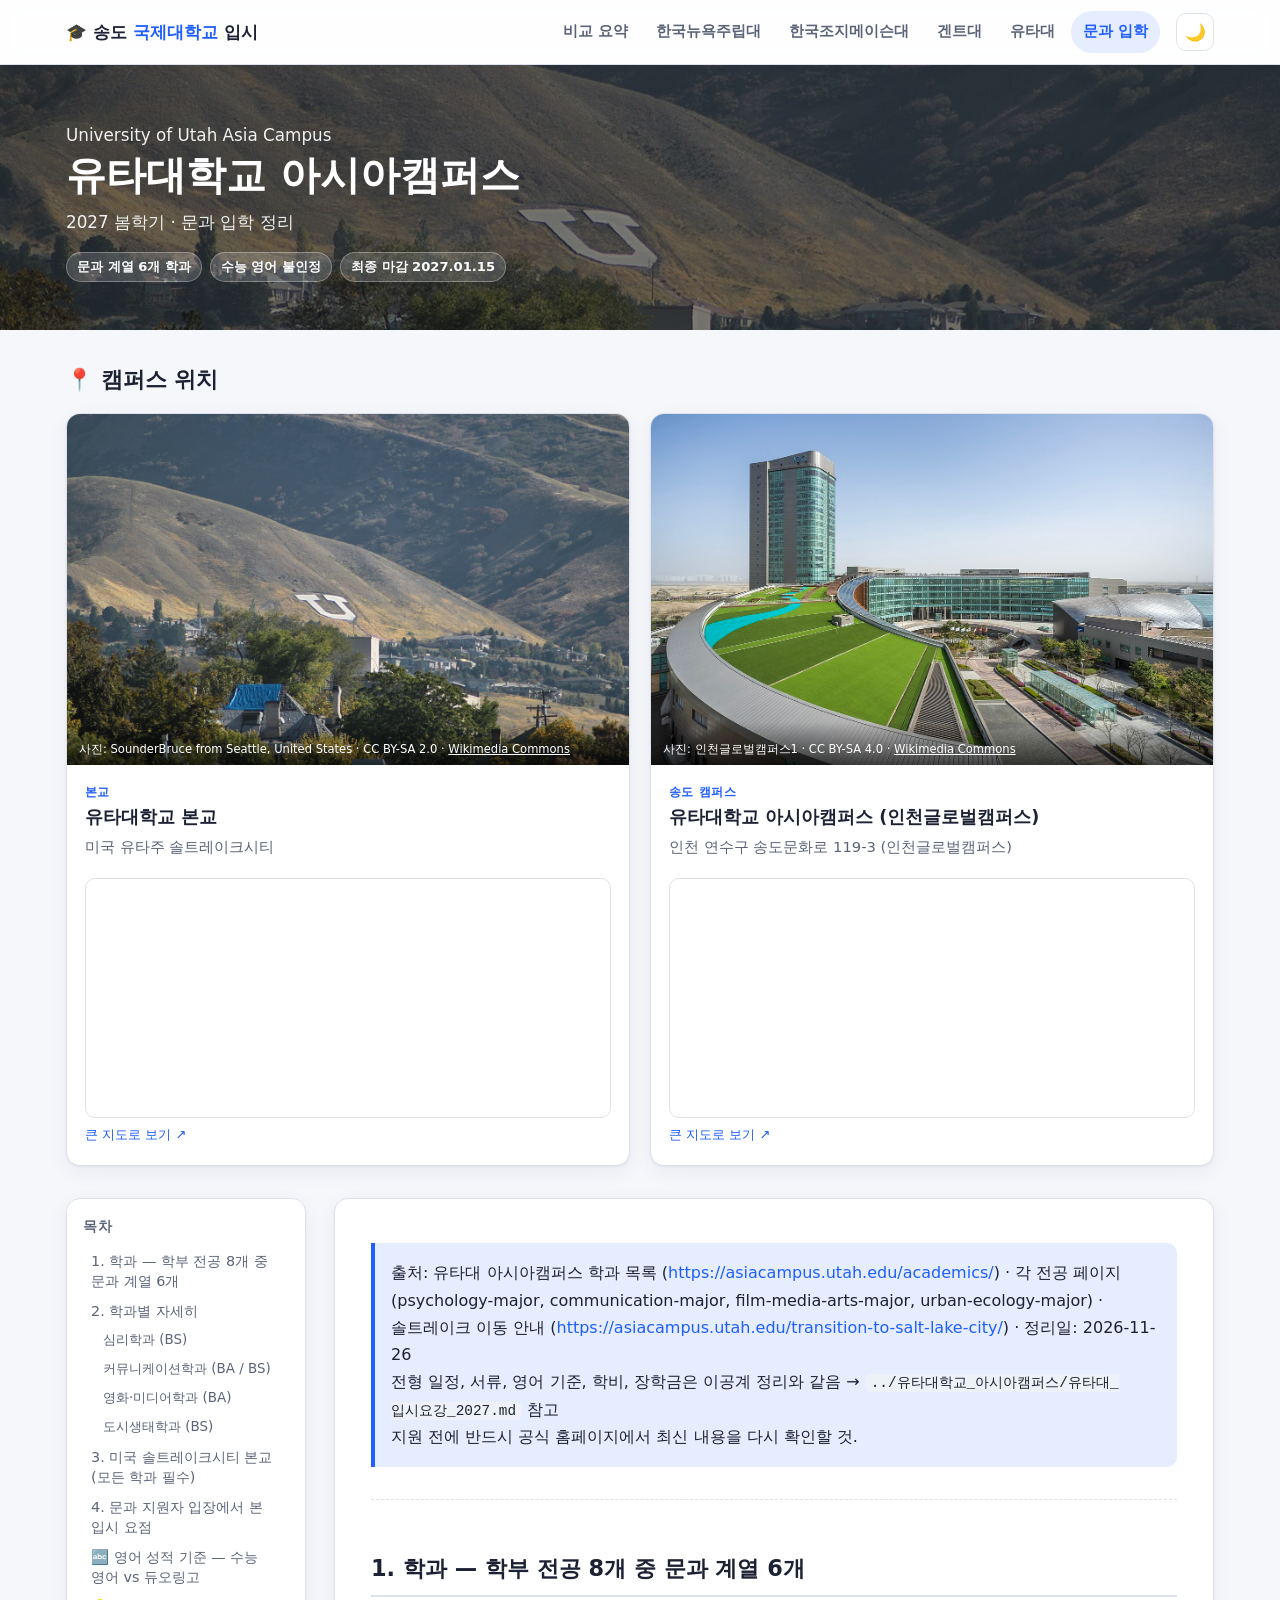
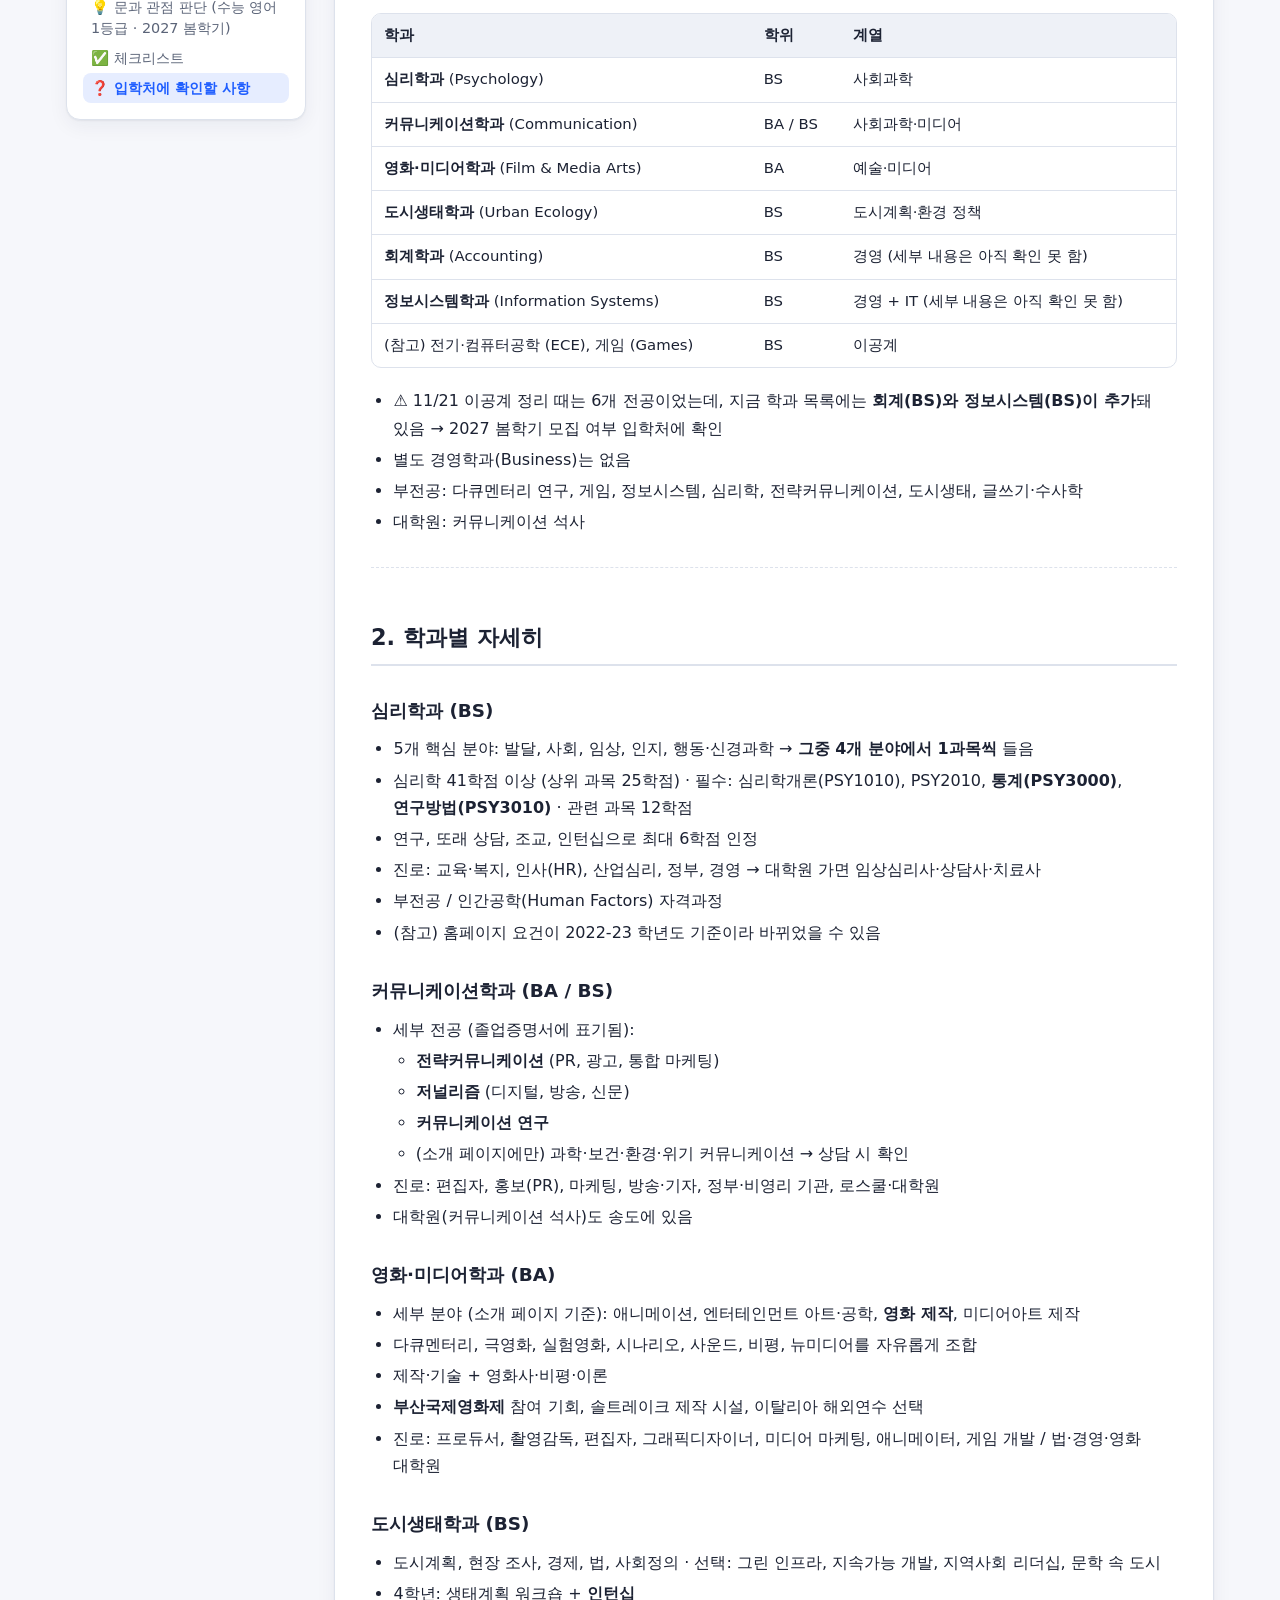
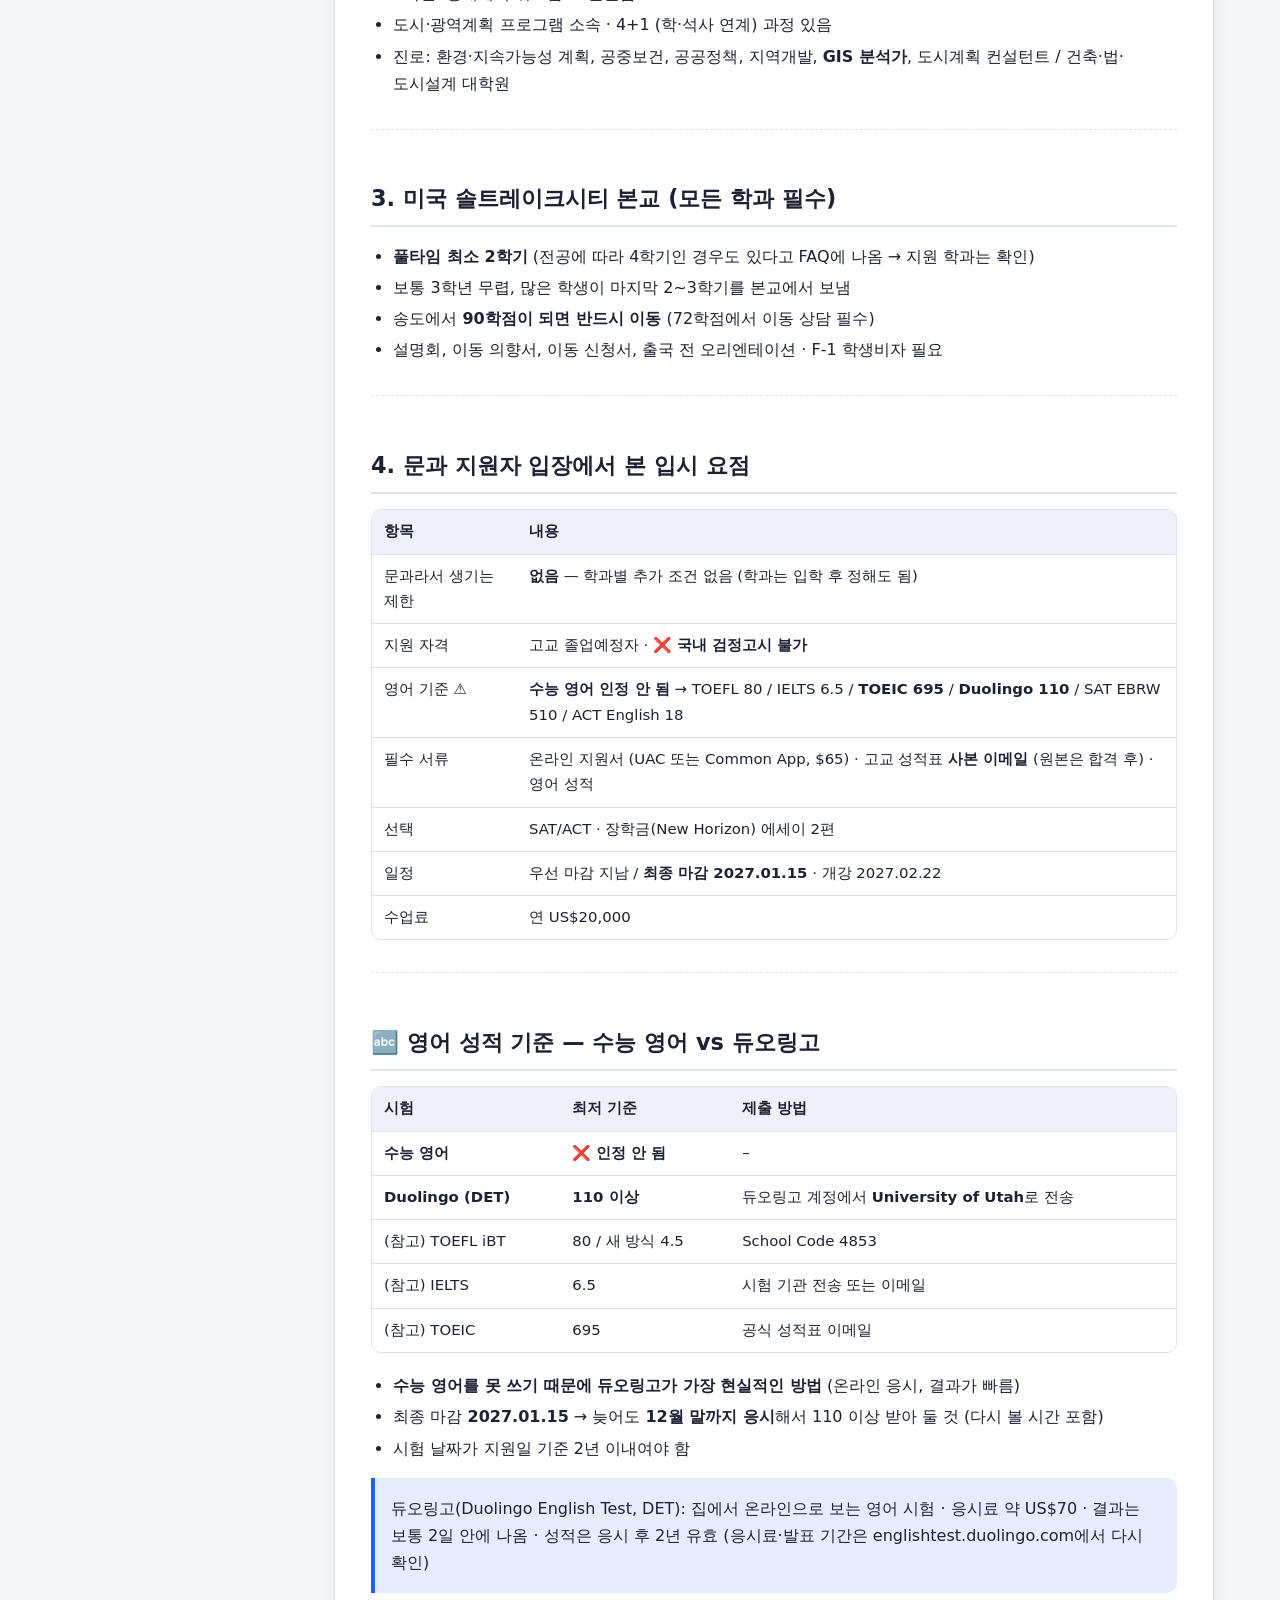
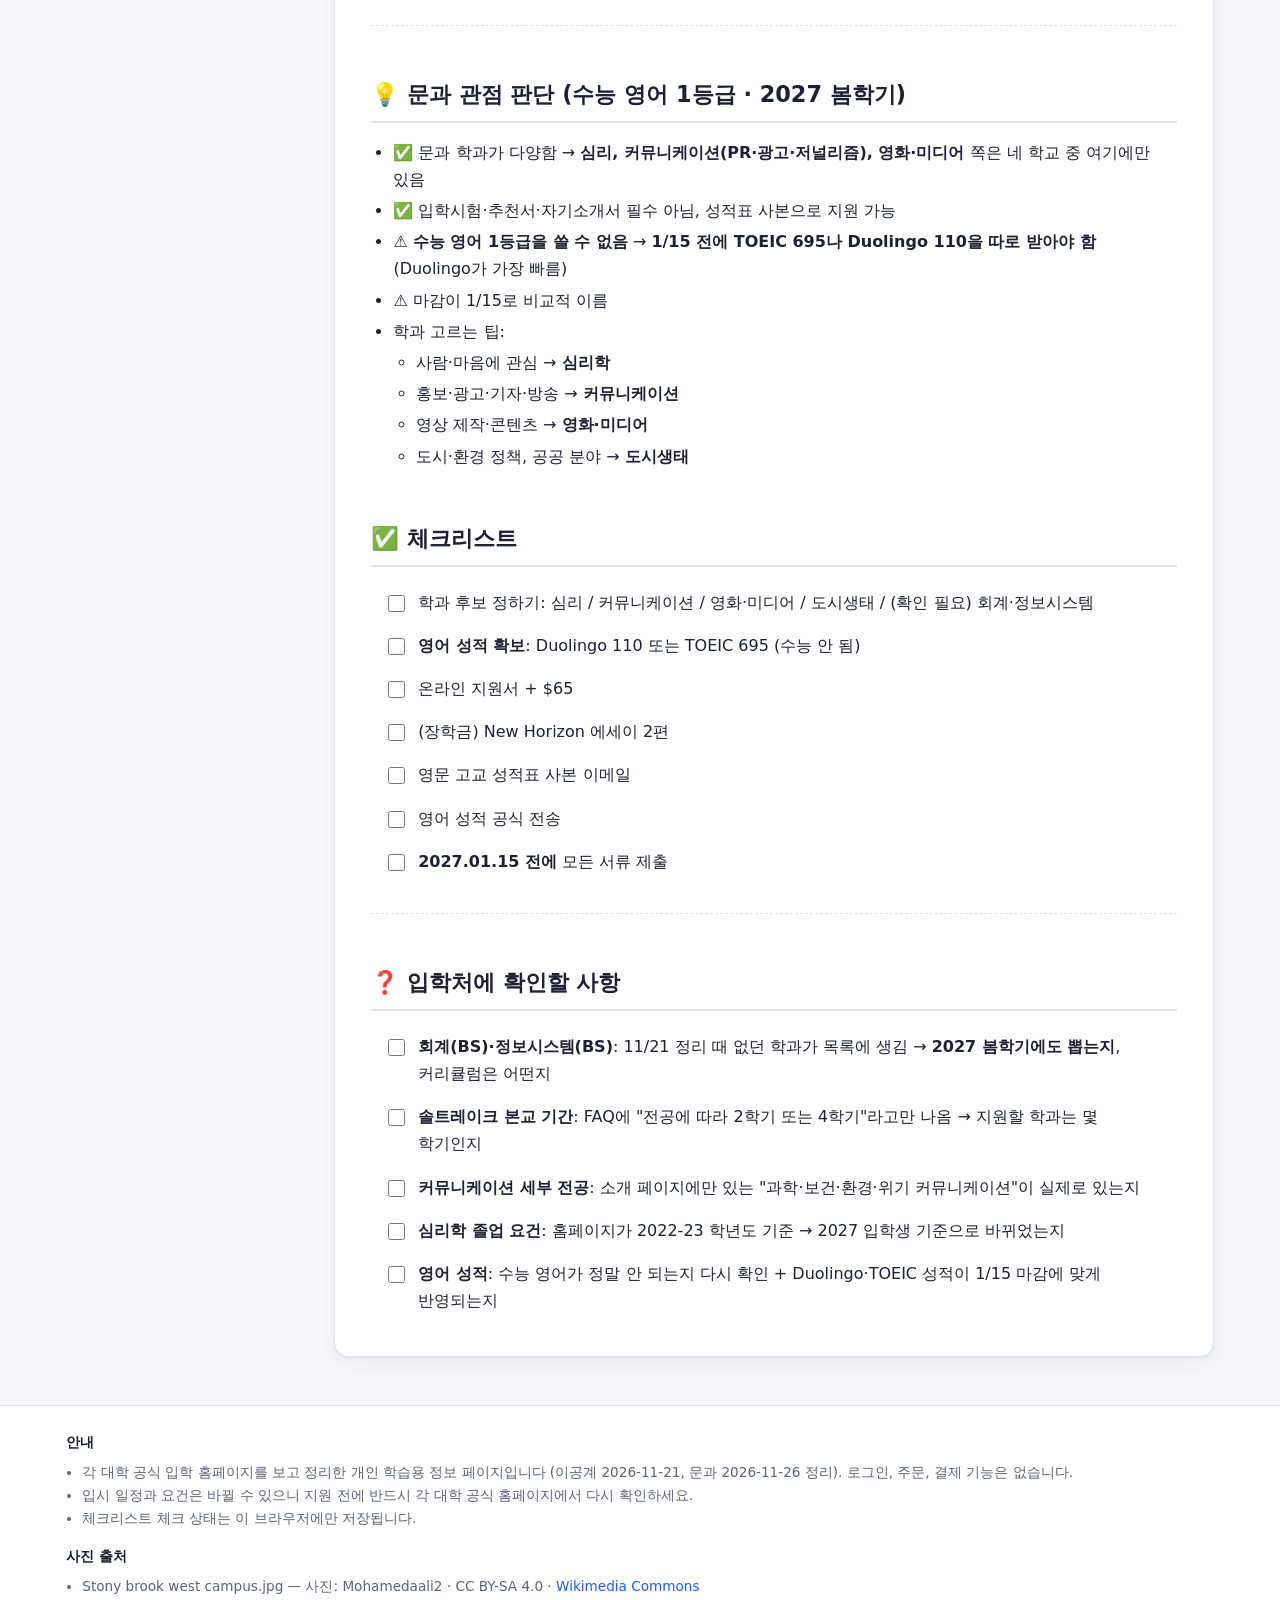
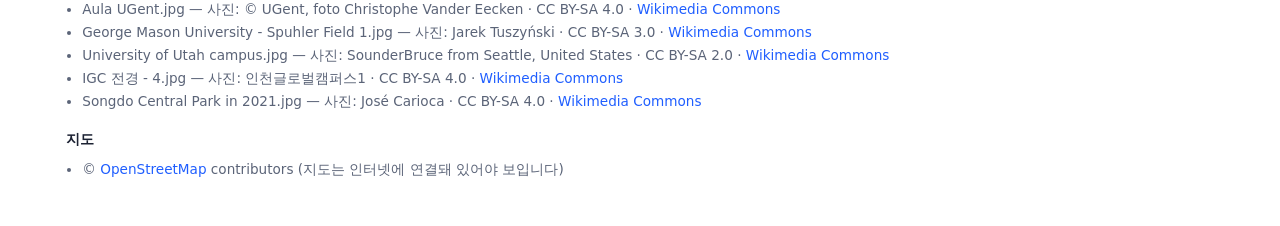
<file: mun-utah.html>
<!doctype html>
<html lang="ko">
<head>
<meta charset="utf-8">
<meta name="viewport" content="width=device-width, initial-scale=1">
<title>유타대학교 아시아캠퍼스 문과 입학 정리</title>
<meta name="description" content="유타대학교 아시아캠퍼스 2027 봄학기 문과 입학 정리">
<link rel="stylesheet" href="css/style.css">
</head>
<body data-page="mun-utah">
<header class="site-header">
  <div class="header-inner">
    <a class="brand" href="index.html">🎓 송도 <span>국제대학교</span> 입시</a>
    <button class="icon-btn menu-btn" id="menu-toggle" aria-label="메뉴 열기" aria-expanded="false">☰</button>
    <nav class="nav" id="site-nav"><a href="index.html">비교 요약</a><a href="suny.html">한국뉴욕주립대</a><a href="gmu.html">한국조지메이슨대</a><a href="ghent.html">겐트대</a><a href="utah.html">유타대</a><a href="munkwa.html" class="active">문과 입학</a></nav>
    <button class="icon-btn" id="theme-toggle" aria-label="다크 모드 전환">🌙</button>
  </div>
</header>

<section class="hero has-img">
  <img class="hero-bg" src="images/utah.jpg" alt="">
  <div class="hero-inner">
    <p>University of Utah Asia Campus</p>
    <h1>유타대학교 아시아캠퍼스</h1>
    <p>2027 봄학기 · 문과 입학 정리</p>
    <div class="badges"><span class="badge">문과 계열 6개 학과</span><span class="badge">수능 영어 불인정</span><span class="badge">최종 마감 2027.01.15</span></div>
  </div>
</section>

<main class="container">
  <section class="block" id="location">
    <h2 class="section-title">📍 캠퍼스 위치</h2>
    <div class="loc-grid">
      <article class="card loc-card">
        <figure>
          <img src="images/utah.jpg" alt="유타대학교 본교 사진" loading="lazy">
          <figcaption>사진: SounderBruce from Seattle, United States · CC BY-SA 2.0 · <a href="https://commons.wikimedia.org/wiki/File:University_of_Utah_campus.jpg" target="_blank" rel="noopener">Wikimedia Commons</a></figcaption>
        </figure>
        <div class="loc-body">
          <div class="loc-tag">본교</div>
          <h3>유타대학교 본교</h3>
          <p class="addr">미국 유타주 솔트레이크시티</p>
        </div>
        <div class="map-wrap">
          <iframe src="https://www.openstreetmap.org/export/embed.html?bbox=-111.8613,40.7529,-111.8229,40.7769&layer=mapnik&marker=40.7649,-111.8421" title="유타대학교 본교 지도" loading="lazy"></iframe>
          <a class="map-link" href="https://www.openstreetmap.org/?mlat=40.7649&mlon=-111.8421#map=15/40.7649/-111.8421" target="_blank" rel="noopener">큰 지도로 보기 ↗</a>
        </div>
      </article>
      <article class="card loc-card">
        <figure>
          <img src="images/igc.jpg" alt="인천글로벌캠퍼스 전경" loading="lazy">
          <figcaption>사진: 인천글로벌캠퍼스1 · CC BY-SA 4.0 · <a href="https://commons.wikimedia.org/wiki/File:IGC_%EC%A0%84%EA%B2%BD_-_4.jpg" target="_blank" rel="noopener">Wikimedia Commons</a></figcaption>
        </figure>
        <div class="loc-body">
          <div class="loc-tag">송도 캠퍼스</div>
          <h3>유타대학교 아시아캠퍼스 (인천글로벌캠퍼스)</h3>
          <p class="addr">인천 연수구 송도문화로 119-3 (인천글로벌캠퍼스)</p>
        </div>
        <div class="map-wrap">
          <iframe src="https://www.openstreetmap.org/export/embed.html?bbox=126.6537,37.367599999999996,126.6793,37.3836&layer=mapnik&marker=37.3756,126.6665" title="인천글로벌캠퍼스 지도" loading="lazy"></iframe>
          <a class="map-link" href="https://www.openstreetmap.org/?mlat=37.3756&mlon=126.6665#map=15/37.3756/126.6665" target="_blank" rel="noopener">큰 지도로 보기 ↗</a>
        </div>
      </article>
    </div>
  </section>

  <div class="doc-layout">
    <aside class="card toc" aria-label="목차">
      <h4>목차</h4>
      <ol id="toc-list"></ol>
    </aside>
    <article class="card md">
<blockquote><p>출처: 유타대 아시아캠퍼스 학과 목록 (<a href="https://asiacampus.utah.edu/academics/" target="_blank" rel="noopener">https://asiacampus.utah.edu/academics/</a>) · 각 전공 페이지 (psychology-major, communication-major, film-media-arts-major, urban-ecology-major) · 솔트레이크 이동 안내 (<a href="https://asiacampus.utah.edu/transition-to-salt-lake-city/" target="_blank" rel="noopener">https://asiacampus.utah.edu/transition-to-salt-lake-city/</a>) · 정리일: 2026-11-26<br>전형 일정, 서류, 영어 기준, 학비, 장학금은 이공계 정리와 같음 → <code>../유타대학교_아시아캠퍼스/유타대_입시요강_2027.md</code> 참고<br>지원 전에 반드시 공식 홈페이지에서 최신 내용을 다시 확인할 것.</p></blockquote>
<hr>
<h2 id="1-학과--학부-전공-8개-중-문과-계열-6개">1. 학과 — 학부 전공 8개 중 문과 계열 6개</h2>
<div class="table-wrap"><table><thead><tr><th>학과</th><th>학위</th><th>계열</th></tr></thead><tbody><tr><td><strong>심리학과</strong> (Psychology)</td><td>BS</td><td>사회과학</td></tr><tr><td><strong>커뮤니케이션학과</strong> (Communication)</td><td>BA / BS</td><td>사회과학·미디어</td></tr><tr><td><strong>영화·미디어학과</strong> (Film &amp; Media Arts)</td><td>BA</td><td>예술·미디어</td></tr><tr><td><strong>도시생태학과</strong> (Urban Ecology)</td><td>BS</td><td>도시계획·환경 정책</td></tr><tr><td><strong>회계학과</strong> (Accounting)</td><td>BS</td><td>경영 (세부 내용은 아직 확인 못 함)</td></tr><tr><td><strong>정보시스템학과</strong> (Information Systems)</td><td>BS</td><td>경영 + IT (세부 내용은 아직 확인 못 함)</td></tr><tr><td>(참고) 전기·컴퓨터공학 (ECE), 게임 (Games)</td><td>BS</td><td>이공계</td></tr></tbody></table></div>
<ul><li>⚠️ 11/21 이공계 정리 때는 6개 전공이었는데, 지금 학과 목록에는 <strong>회계(BS)와 정보시스템(BS)이 추가</strong>돼 있음 → 2027 봄학기 모집 여부 입학처에 확인</li><li>별도 경영학과(Business)는 없음</li><li>부전공: 다큐멘터리 연구, 게임, 정보시스템, 심리학, 전략커뮤니케이션, 도시생태, 글쓰기·수사학</li><li>대학원: 커뮤니케이션 석사</li></ul>
<hr>
<h2 id="2-학과별-자세히">2. 학과별 자세히</h2>
<h3 id="심리학과-bs">심리학과 (BS)</h3>
<ul><li>5개 핵심 분야: 발달, 사회, 임상, 인지, 행동·신경과학 → <strong>그중 4개 분야에서 1과목씩</strong> 들음</li><li>심리학 41학점 이상 (상위 과목 25학점) · 필수: 심리학개론(PSY1010), PSY2010, <strong>통계(PSY3000)</strong>, <strong>연구방법(PSY3010)</strong> · 관련 과목 12학점</li><li>연구, 또래 상담, 조교, 인턴십으로 최대 6학점 인정</li><li>진로: 교육·복지, 인사(HR), 산업심리, 정부, 경영 → 대학원 가면 임상심리사·상담사·치료사</li><li>부전공 / 인간공학(Human Factors) 자격과정</li><li>(참고) 홈페이지 요건이 2022-23 학년도 기준이라 바뀌었을 수 있음</li></ul>
<h3 id="커뮤니케이션학과-ba--bs">커뮤니케이션학과 (BA / BS)</h3>
<ul><li>세부 전공 (졸업증명서에 표기됨):<ul><li><strong>전략커뮤니케이션</strong> (PR, 광고, 통합 마케팅)</li><li><strong>저널리즘</strong> (디지털, 방송, 신문)</li><li><strong>커뮤니케이션 연구</strong></li><li>(소개 페이지에만) 과학·보건·환경·위기 커뮤니케이션 → 상담 시 확인</li></ul></li><li>진로: 편집자, 홍보(PR), 마케팅, 방송·기자, 정부·비영리 기관, 로스쿨·대학원</li><li>대학원(커뮤니케이션 석사)도 송도에 있음</li></ul>
<h3 id="영화미디어학과-ba">영화·미디어학과 (BA)</h3>
<ul><li>세부 분야 (소개 페이지 기준): 애니메이션, 엔터테인먼트 아트·공학, <strong>영화 제작</strong>, 미디어아트 제작</li><li>다큐멘터리, 극영화, 실험영화, 시나리오, 사운드, 비평, 뉴미디어를 자유롭게 조합</li><li>제작·기술 + 영화사·비평·이론</li><li><strong>부산국제영화제</strong> 참여 기회, 솔트레이크 제작 시설, 이탈리아 해외연수 선택</li><li>진로: 프로듀서, 촬영감독, 편집자, 그래픽디자이너, 미디어 마케팅, 애니메이터, 게임 개발 / 법·경영·영화 대학원</li></ul>
<h3 id="도시생태학과-bs">도시생태학과 (BS)</h3>
<ul><li>도시계획, 현장 조사, 경제, 법, 사회정의 · 선택: 그린 인프라, 지속가능 개발, 지역사회 리더십, 문학 속 도시</li><li>4학년: 생태계획 워크숍 + <strong>인턴십</strong></li><li>도시·광역계획 프로그램 소속 · 4+1 (학·석사 연계) 과정 있음</li><li>진로: 환경·지속가능성 계획, 공중보건, 공공정책, 지역개발, <strong>GIS 분석가</strong>, 도시계획 컨설턴트 / 건축·법·도시설계 대학원</li></ul>
<hr>
<h2 id="3-미국-솔트레이크시티-본교-모든-학과-필수">3. 미국 솔트레이크시티 본교 (모든 학과 필수)</h2>
<ul><li><strong>풀타임 최소 2학기</strong> (전공에 따라 4학기인 경우도 있다고 FAQ에 나옴 → 지원 학과는 확인)</li><li>보통 3학년 무렵, 많은 학생이 마지막 2~3학기를 본교에서 보냄</li><li>송도에서 <strong>90학점이 되면 반드시 이동</strong> (72학점에서 이동 상담 필수)</li><li>설명회, 이동 의향서, 이동 신청서, 출국 전 오리엔테이션 · F-1 학생비자 필요</li></ul>
<hr>
<h2 id="4-문과-지원자-입장에서-본-입시-요점">4. 문과 지원자 입장에서 본 입시 요점</h2>
<div class="table-wrap"><table><thead><tr><th>항목</th><th>내용</th></tr></thead><tbody><tr><td>문과라서 생기는 제한</td><td><strong>없음</strong> — 학과별 추가 조건 없음 (학과는 입학 후 정해도 됨)</td></tr><tr><td>지원 자격</td><td>고교 졸업예정자 · ❌ <strong>국내 검정고시 불가</strong></td></tr><tr><td>영어 기준 ⚠️</td><td><strong>수능 영어 인정 안 됨</strong> → TOEFL 80 / IELTS 6.5 / <strong>TOEIC 695</strong> / <strong>Duolingo 110</strong> / SAT EBRW 510 / ACT English 18</td></tr><tr><td>필수 서류</td><td>온라인 지원서 (UAC 또는 Common App, $65) · 고교 성적표 <strong>사본 이메일</strong> (원본은 합격 후) · 영어 성적</td></tr><tr><td>선택</td><td>SAT/ACT · 장학금(New Horizon) 에세이 2편</td></tr><tr><td>일정</td><td>우선 마감 지남 / <strong>최종 마감 2027.01.15</strong> · 개강 2027.02.22</td></tr><tr><td>수업료</td><td>연 US$20,000</td></tr></tbody></table></div>
<hr>
<h2 id="영어-성적-기준--수능-영어-vs-듀오링고">🔤 영어 성적 기준 — 수능 영어 vs 듀오링고</h2>
<div class="table-wrap"><table><thead><tr><th>시험</th><th>최저 기준</th><th>제출 방법</th></tr></thead><tbody><tr><td><strong>수능 영어</strong></td><td>❌ <strong>인정 안 됨</strong></td><td>–</td></tr><tr><td><strong>Duolingo (DET)</strong></td><td><strong>110 이상</strong></td><td>듀오링고 계정에서 <strong>University of Utah</strong>로 전송</td></tr><tr><td>(참고) TOEFL iBT</td><td>80 / 새 방식 4.5</td><td>School Code 4853</td></tr><tr><td>(참고) IELTS</td><td>6.5</td><td>시험 기관 전송 또는 이메일</td></tr><tr><td>(참고) TOEIC</td><td>695</td><td>공식 성적표 이메일</td></tr></tbody></table></div>
<ul><li><strong>수능 영어를 못 쓰기 때문에 듀오링고가 가장 현실적인 방법</strong> (온라인 응시, 결과가 빠름)</li><li>최종 마감 <strong>2027.01.15</strong> → 늦어도 <strong>12월 말까지 응시</strong>해서 110 이상 받아 둘 것 (다시 볼 시간 포함)</li><li>시험 날짜가 지원일 기준 2년 이내여야 함</li></ul>
<blockquote><p>듀오링고(Duolingo English Test, DET): 집에서 온라인으로 보는 영어 시험 · 응시료 약 US$70 · 결과는 보통 2일 안에 나옴 · 성적은 응시 후 2년 유효 (응시료·발표 기간은 englishtest.duolingo.com에서 다시 확인)</p></blockquote>
<hr>
<h2 id="문과-관점-판단-수능-영어-1등급--2027-봄학기">💡 문과 관점 판단 (수능 영어 1등급 · 2027 봄학기)</h2>
<ul><li>✅ 문과 학과가 다양함 → <strong>심리, 커뮤니케이션(PR·광고·저널리즘), 영화·미디어</strong> 쪽은 네 학교 중 여기에만 있음</li><li>✅ 입학시험·추천서·자기소개서 필수 아님, 성적표 사본으로 지원 가능</li><li>⚠️ <strong>수능 영어 1등급을 쓸 수 없음</strong> → <strong>1/15 전에 TOEIC 695나 Duolingo 110을 따로 받아야 함</strong> (Duolingo가 가장 빠름)</li><li>⚠️ 마감이 1/15로 비교적 이름</li><li>학과 고르는 팁:<ul><li>사람·마음에 관심 → <strong>심리학</strong></li><li>홍보·광고·기자·방송 → <strong>커뮤니케이션</strong></li><li>영상 제작·콘텐츠 → <strong>영화·미디어</strong></li><li>도시·환경 정책, 공공 분야 → <strong>도시생태</strong></li></ul></li></ul>
<h2 id="체크리스트">✅ 체크리스트</h2>
<ul class="checklist"><li><input type="checkbox" aria-label="체크"><span>학과 후보 정하기: 심리 / 커뮤니케이션 / 영화·미디어 / 도시생태 / (확인 필요) 회계·정보시스템</span></li><li><input type="checkbox" aria-label="체크"><span><strong>영어 성적 확보</strong>: Duolingo 110 또는 TOEIC 695 (수능 안 됨)</span></li><li><input type="checkbox" aria-label="체크"><span>온라인 지원서 + $65</span></li><li><input type="checkbox" aria-label="체크"><span>(장학금) New Horizon 에세이 2편</span></li><li><input type="checkbox" aria-label="체크"><span>영문 고교 성적표 사본 이메일</span></li><li><input type="checkbox" aria-label="체크"><span>영어 성적 공식 전송</span></li><li><input type="checkbox" aria-label="체크"><span><strong>2027.01.15 전에</strong> 모든 서류 제출</span></li></ul>
<hr>
<h2 id="입학처에-확인할-사항">❓ 입학처에 확인할 사항</h2>
<ul class="checklist"><li><input type="checkbox" aria-label="체크"><span><strong>회계(BS)·정보시스템(BS)</strong>: 11/21 정리 때 없던 학과가 목록에 생김 → <strong>2027 봄학기에도 뽑는지</strong>, 커리큘럼은 어떤지</span></li><li><input type="checkbox" aria-label="체크"><span><strong>솔트레이크 본교 기간</strong>: FAQ에 "전공에 따라 2학기 또는 4학기"라고만 나옴 → 지원할 학과는 몇 학기인지</span></li><li><input type="checkbox" aria-label="체크"><span><strong>커뮤니케이션 세부 전공</strong>: 소개 페이지에만 있는 "과학·보건·환경·위기 커뮤니케이션"이 실제로 있는지</span></li><li><input type="checkbox" aria-label="체크"><span><strong>심리학 졸업 요건</strong>: 홈페이지가 2022-23 학년도 기준 → 2027 입학생 기준으로 바뀌었는지</span></li><li><input type="checkbox" aria-label="체크"><span><strong>영어 성적</strong>: 수능 영어가 정말 안 되는지 다시 확인 + Duolingo·TOEIC 성적이 1/15 마감에 맞게 반영되는지</span></li></ul>
    </article>
  </div>
</main>

<footer class="site-footer">
  <div class="container">
    <h4>안내</h4>
    <ul>
      <li>각 대학 공식 입학 홈페이지를 보고 정리한 개인 학습용 정보 페이지입니다 (이공계 2026-11-21, 문과 2026-11-26 정리). 로그인, 주문, 결제 기능은 없습니다.</li>
      <li>입시 일정과 요건은 바뀔 수 있으니 지원 전에 반드시 각 대학 공식 홈페이지에서 다시 확인하세요.</li>
      <li>체크리스트 체크 상태는 이 브라우저에만 저장됩니다.</li>
    </ul>
    <h4>사진 출처</h4>
    <ul><li>Stony brook west campus.jpg — 사진: Mohamedaali2 · CC BY-SA 4.0 · <a href="https://commons.wikimedia.org/wiki/File:Stony_brook_west_campus.jpg" target="_blank" rel="noopener">Wikimedia Commons</a></li><li>Aula UGent.jpg — 사진: © UGent, foto Christophe Vander Eecken · CC BY-SA 4.0 · <a href="https://commons.wikimedia.org/wiki/File:Aula_UGent.jpg" target="_blank" rel="noopener">Wikimedia Commons</a></li><li>George Mason University - Spuhler Field 1.jpg — 사진: Jarek Tuszyński · CC BY-SA 3.0 · <a href="https://commons.wikimedia.org/wiki/File:George_Mason_University_-_Spuhler_Field_1.jpg" target="_blank" rel="noopener">Wikimedia Commons</a></li><li>University of Utah campus.jpg — 사진: SounderBruce from Seattle, United States · CC BY-SA 2.0 · <a href="https://commons.wikimedia.org/wiki/File:University_of_Utah_campus.jpg" target="_blank" rel="noopener">Wikimedia Commons</a></li><li>IGC 전경 - 4.jpg — 사진: 인천글로벌캠퍼스1 · CC BY-SA 4.0 · <a href="https://commons.wikimedia.org/wiki/File:IGC_%EC%A0%84%EA%B2%BD_-_4.jpg" target="_blank" rel="noopener">Wikimedia Commons</a></li><li>Songdo Central Park in 2021.jpg — 사진: José Carioca · CC BY-SA 4.0 · <a href="https://commons.wikimedia.org/wiki/File:Songdo_Central_Park_in_2021.jpg" target="_blank" rel="noopener">Wikimedia Commons</a></li></ul>
    <h4>지도</h4>
    <ul><li>© <a href="https://www.openstreetmap.org/copyright" target="_blank" rel="noopener">OpenStreetMap</a> contributors (지도는 인터넷에 연결돼 있어야 보입니다)</li></ul>
  </div>
</footer>
<button class="icon-btn to-top" id="to-top" aria-label="맨 위로">↑</button>
<script src="js/main.js"></script>
</body>
</html>
</file>
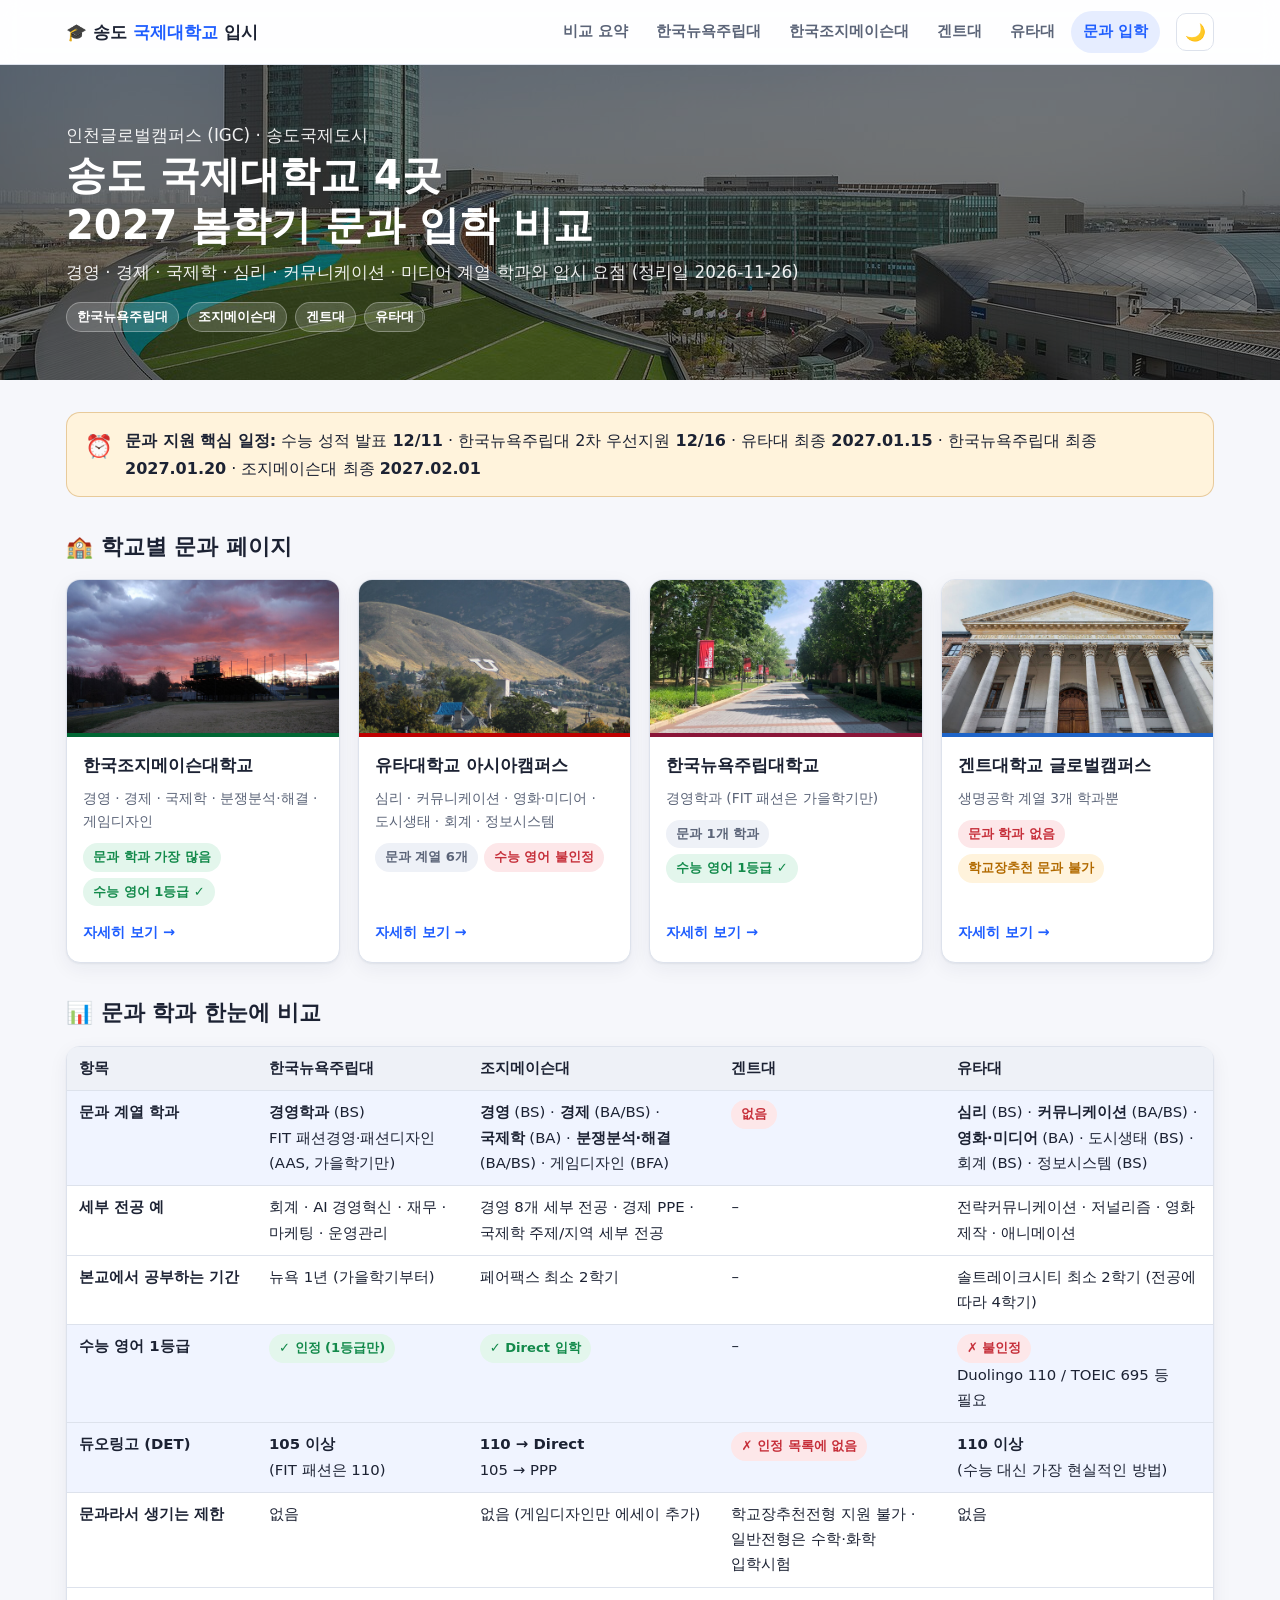
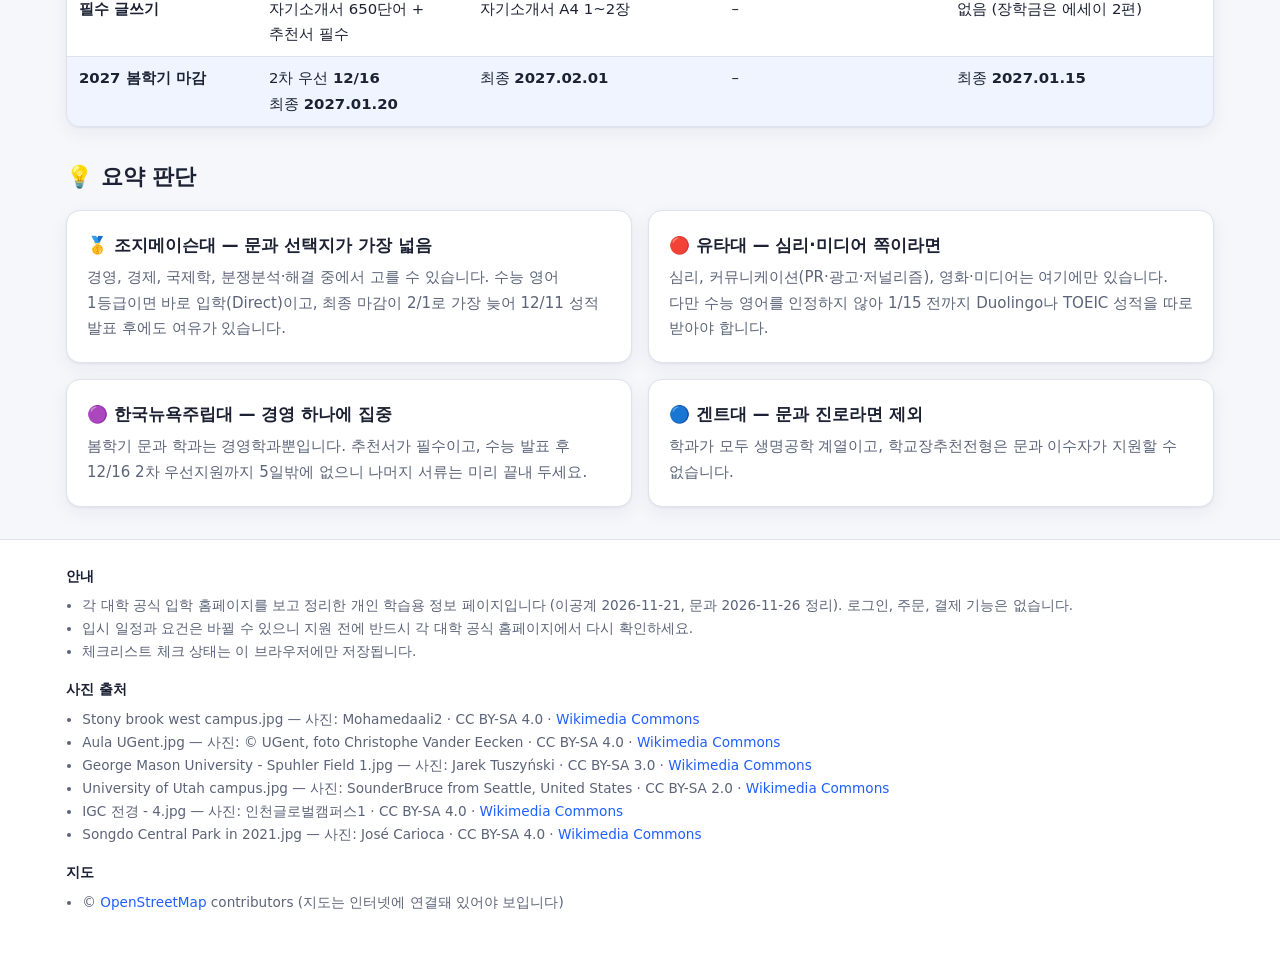
<file: munkwa.html>
<!doctype html>
<html lang="ko">
<head>
<meta charset="utf-8">
<meta name="viewport" content="width=device-width, initial-scale=1">
<title>송도 국제대학교 문과 입학</title>
<meta name="description" content="인천글로벌캠퍼스 4개 대학 2027 봄학기 문과 학과와 입시 비교">
<link rel="stylesheet" href="css/style.css">
</head>
<body data-page="munkwa">
<header class="site-header">
  <div class="header-inner">
    <a class="brand" href="index.html">🎓 송도 <span>국제대학교</span> 입시</a>
    <button class="icon-btn menu-btn" id="menu-toggle" aria-label="메뉴 열기" aria-expanded="false">☰</button>
    <nav class="nav" id="site-nav"><a href="index.html">비교 요약</a><a href="suny.html">한국뉴욕주립대</a><a href="gmu.html">한국조지메이슨대</a><a href="ghent.html">겐트대</a><a href="utah.html">유타대</a><a href="munkwa.html" class="active">문과 입학</a></nav>
    <button class="icon-btn" id="theme-toggle" aria-label="다크 모드 전환">🌙</button>
  </div>
</header>
<section class="hero has-img">
  <img class="hero-bg" src="images/igc.jpg" alt="">
  <div class="hero-inner">
    <p>인천글로벌캠퍼스 (IGC) · 송도국제도시</p>
    <h1>송도 국제대학교 4곳<br>2027 봄학기 문과 입학 비교</h1>
    <p>경영 · 경제 · 국제학 · 심리 · 커뮤니케이션 · 미디어 계열 학과와 입시 요점 (정리일 2026-11-26)</p>
    <div class="badges">
      <span class="badge">한국뉴욕주립대</span><span class="badge">조지메이슨대</span>
      <span class="badge">겐트대</span><span class="badge">유타대</span>
    </div>
  </div>
</section>

<main class="container">

  <section class="block">
    <div class="notice">
      <span style="font-size:1.4rem">⏰</span>
      <div>
        <strong>문과 지원 핵심 일정:</strong> 수능 성적 발표 <strong>12/11</strong> ·
        한국뉴욕주립대 2차 우선지원 <strong>12/16</strong> · 유타대 최종 <strong>2027.01.15</strong> ·
        한국뉴욕주립대 최종 <strong>2027.01.20</strong> · 조지메이슨대 최종 <strong>2027.02.01</strong>
      </div>
    </div>
  </section>

  <section class="block">
    <h2 class="section-title">🏫 학교별 문과 페이지</h2>
    <div class="school-grid">
      <a class="card school-card" href="mun-gmu.html" style="--accent:#006633">
        <img src="images/gmu.jpg" alt="조지메이슨대학교 캠퍼스" loading="lazy">
        <div class="sc-body">
          <h3>한국조지메이슨대학교</h3>
          <p class="sub">경영 · 경제 · 국제학 · 분쟁분석·해결 · 게임디자인</p>
          <div class="tags"><span class="badge ok">문과 학과 가장 많음</span><span class="badge ok">수능 영어 1등급 ✓</span></div>
          <span class="more">자세히 보기 →</span>
        </div>
      </a>
      <a class="card school-card" href="mun-utah.html" style="--accent:#be0000">
        <img src="images/utah.jpg" alt="유타대학교 캠퍼스" loading="lazy">
        <div class="sc-body">
          <h3>유타대학교 아시아캠퍼스</h3>
          <p class="sub">심리 · 커뮤니케이션 · 영화·미디어 · 도시생태 · 회계 · 정보시스템</p>
          <div class="tags"><span class="badge">문과 계열 6개</span><span class="badge bad">수능 영어 불인정</span></div>
          <span class="more">자세히 보기 →</span>
        </div>
      </a>
      <a class="card school-card" href="mun-suny.html" style="--accent:#8a1538">
        <img src="images/sbu.jpg" alt="스토니브룩대학교 캠퍼스" loading="lazy">
        <div class="sc-body">
          <h3>한국뉴욕주립대학교</h3>
          <p class="sub">경영학과 (FIT 패션은 가을학기만)</p>
          <div class="tags"><span class="badge">문과 1개 학과</span><span class="badge ok">수능 영어 1등급 ✓</span></div>
          <span class="more">자세히 보기 →</span>
        </div>
      </a>
      <a class="card school-card" href="mun-ghent.html" style="--accent:#1e64c8">
        <img src="images/ghent.jpg" alt="겐트대학교 아울라" loading="lazy">
        <div class="sc-body">
          <h3>겐트대학교 글로벌캠퍼스</h3>
          <p class="sub">생명공학 계열 3개 학과뿐</p>
          <div class="tags"><span class="badge bad">문과 학과 없음</span><span class="badge warn">학교장추천 문과 불가</span></div>
          <span class="more">자세히 보기 →</span>
        </div>
      </a>
    </div>
  </section>

  <section class="block">
    <h2 class="section-title">📊 문과 학과 한눈에 비교</h2>
    <div class="card" style="padding:0">
      <div class="table-wrap compare" style="margin:0;border:0">
        <table>
          <thead>
            <tr>
              <th>항목</th>
              <th><a href="mun-suny.html">한국뉴욕주립대</a></th>
              <th><a href="mun-gmu.html">조지메이슨대</a></th>
              <th><a href="mun-ghent.html">겐트대</a></th>
              <th><a href="mun-utah.html">유타대</a></th>
            </tr>
          </thead>
          <tbody>
            <tr class="hl"><td>문과 계열 학과</td>
              <td><strong>경영학과</strong> (BS)<br>FIT 패션경영·패션디자인 (AAS, 가을학기만)</td>
              <td><strong>경영</strong> (BS) · <strong>경제</strong> (BA/BS) · <strong>국제학</strong> (BA) · <strong>분쟁분석·해결</strong> (BA/BS) · 게임디자인 (BFA)</td>
              <td><span class="badge bad">없음</span></td>
              <td><strong>심리</strong> (BS) · <strong>커뮤니케이션</strong> (BA/BS) · <strong>영화·미디어</strong> (BA) · 도시생태 (BS) · 회계 (BS) · 정보시스템 (BS)</td></tr>
            <tr><td>세부 전공 예</td>
              <td>회계 · AI 경영혁신 · 재무 · 마케팅 · 운영관리</td>
              <td>경영 8개 세부 전공 · 경제 PPE · 국제학 주제/지역 세부 전공</td>
              <td>–</td>
              <td>전략커뮤니케이션 · 저널리즘 · 영화 제작 · 애니메이션</td></tr>
            <tr><td>본교에서 공부하는 기간</td><td>뉴욕 1년 (가을학기부터)</td><td>페어팩스 최소 2학기</td><td>–</td><td>솔트레이크시티 최소 2학기 (전공에 따라 4학기)</td></tr>
            <tr class="hl"><td>수능 영어 1등급</td>
              <td><span class="badge ok">✓ 인정 (1등급만)</span></td>
              <td><span class="badge ok">✓ Direct 입학</span></td>
              <td>–</td>
              <td><span class="badge bad">✗ 불인정</span><br>Duolingo 110 / TOEIC 695 등 필요</td></tr>
            <tr class="hl"><td>듀오링고 (DET)</td>
              <td><strong>105 이상</strong><br>(FIT 패션은 110)</td>
              <td><strong>110 → Direct</strong><br>105 → PPP</td>
              <td><span class="badge bad">✗ 인정 목록에 없음</span></td>
              <td><strong>110 이상</strong><br>(수능 대신 가장 현실적인 방법)</td></tr>
            <tr><td>문과라서 생기는 제한</td><td>없음</td><td>없음 (게임디자인만 에세이 추가)</td><td>학교장추천전형 지원 불가 · 일반전형은 수학·화학 입학시험</td><td>없음</td></tr>
            <tr><td>필수 글쓰기</td><td>자기소개서 650단어 + 추천서 필수</td><td>자기소개서 A4 1~2장</td><td>–</td><td>없음 (장학금은 에세이 2편)</td></tr>
            <tr class="hl"><td>2027 봄학기 마감</td><td>2차 우선 <strong>12/16</strong><br>최종 <strong>2027.01.20</strong></td><td>최종 <strong>2027.02.01</strong></td><td>–</td><td>최종 <strong>2027.01.15</strong></td></tr>
          </tbody>
        </table>
      </div>
    </div>
  </section>

  <section class="block">
    <h2 class="section-title">💡 요약 판단</h2>
    <div class="reco-grid">
      <div class="card reco">
        <h3>🥇 조지메이슨대 — 문과 선택지가 가장 넓음</h3>
        <p>경영, 경제, 국제학, 분쟁분석·해결 중에서 고를 수 있습니다. 수능 영어 1등급이면 바로 입학(Direct)이고, 최종 마감이 2/1로 가장 늦어 12/11 성적 발표 후에도 여유가 있습니다.</p>
      </div>
      <div class="card reco">
        <h3>🔴 유타대 — 심리·미디어 쪽이라면</h3>
        <p>심리, 커뮤니케이션(PR·광고·저널리즘), 영화·미디어는 여기에만 있습니다. 다만 수능 영어를 인정하지 않아 1/15 전까지 Duolingo나 TOEIC 성적을 따로 받아야 합니다.</p>
      </div>
      <div class="card reco">
        <h3>🟣 한국뉴욕주립대 — 경영 하나에 집중</h3>
        <p>봄학기 문과 학과는 경영학과뿐입니다. 추천서가 필수이고, 수능 발표 후 12/16 2차 우선지원까지 5일밖에 없으니 나머지 서류는 미리 끝내 두세요.</p>
      </div>
      <div class="card reco">
        <h3>🔵 겐트대 — 문과 진로라면 제외</h3>
        <p>학과가 모두 생명공학 계열이고, 학교장추천전형은 문과 이수자가 지원할 수 없습니다.</p>
      </div>
    </div>
  </section>

</main>

<footer class="site-footer">
  <div class="container">
    <h4>안내</h4>
    <ul>
      <li>각 대학 공식 입학 홈페이지를 보고 정리한 개인 학습용 정보 페이지입니다 (이공계 2026-11-21, 문과 2026-11-26 정리). 로그인, 주문, 결제 기능은 없습니다.</li>
      <li>입시 일정과 요건은 바뀔 수 있으니 지원 전에 반드시 각 대학 공식 홈페이지에서 다시 확인하세요.</li>
      <li>체크리스트 체크 상태는 이 브라우저에만 저장됩니다.</li>
    </ul>
    <h4>사진 출처</h4>
    <ul><li>Stony brook west campus.jpg — 사진: Mohamedaali2 · CC BY-SA 4.0 · <a href="https://commons.wikimedia.org/wiki/File:Stony_brook_west_campus.jpg" target="_blank" rel="noopener">Wikimedia Commons</a></li><li>Aula UGent.jpg — 사진: © UGent, foto Christophe Vander Eecken · CC BY-SA 4.0 · <a href="https://commons.wikimedia.org/wiki/File:Aula_UGent.jpg" target="_blank" rel="noopener">Wikimedia Commons</a></li><li>George Mason University - Spuhler Field 1.jpg — 사진: Jarek Tuszyński · CC BY-SA 3.0 · <a href="https://commons.wikimedia.org/wiki/File:George_Mason_University_-_Spuhler_Field_1.jpg" target="_blank" rel="noopener">Wikimedia Commons</a></li><li>University of Utah campus.jpg — 사진: SounderBruce from Seattle, United States · CC BY-SA 2.0 · <a href="https://commons.wikimedia.org/wiki/File:University_of_Utah_campus.jpg" target="_blank" rel="noopener">Wikimedia Commons</a></li><li>IGC 전경 - 4.jpg — 사진: 인천글로벌캠퍼스1 · CC BY-SA 4.0 · <a href="https://commons.wikimedia.org/wiki/File:IGC_%EC%A0%84%EA%B2%BD_-_4.jpg" target="_blank" rel="noopener">Wikimedia Commons</a></li><li>Songdo Central Park in 2021.jpg — 사진: José Carioca · CC BY-SA 4.0 · <a href="https://commons.wikimedia.org/wiki/File:Songdo_Central_Park_in_2021.jpg" target="_blank" rel="noopener">Wikimedia Commons</a></li></ul>
    <h4>지도</h4>
    <ul><li>© <a href="https://www.openstreetmap.org/copyright" target="_blank" rel="noopener">OpenStreetMap</a> contributors (지도는 인터넷에 연결돼 있어야 보입니다)</li></ul>
  </div>
</footer>
<button class="icon-btn to-top" id="to-top" aria-label="맨 위로">↑</button>
<script src="js/main.js"></script>
</body>
</html>
</file>
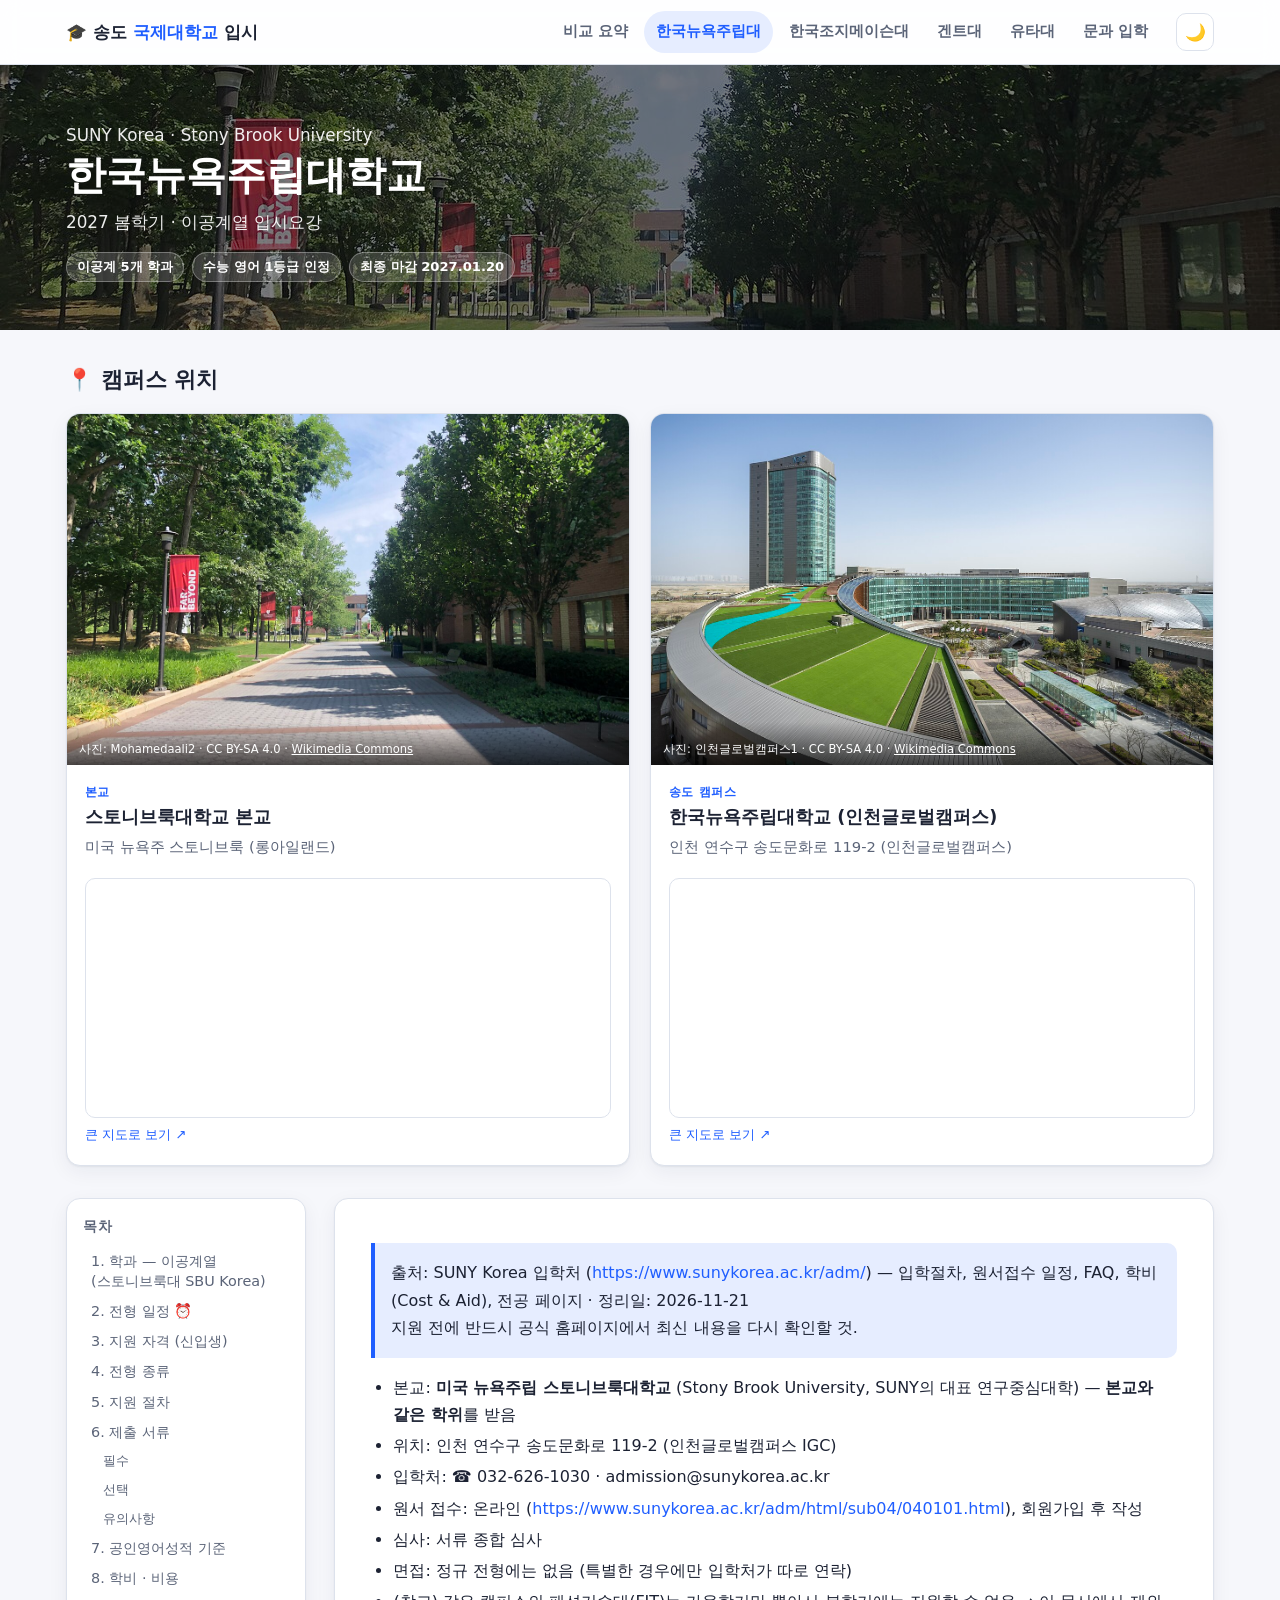
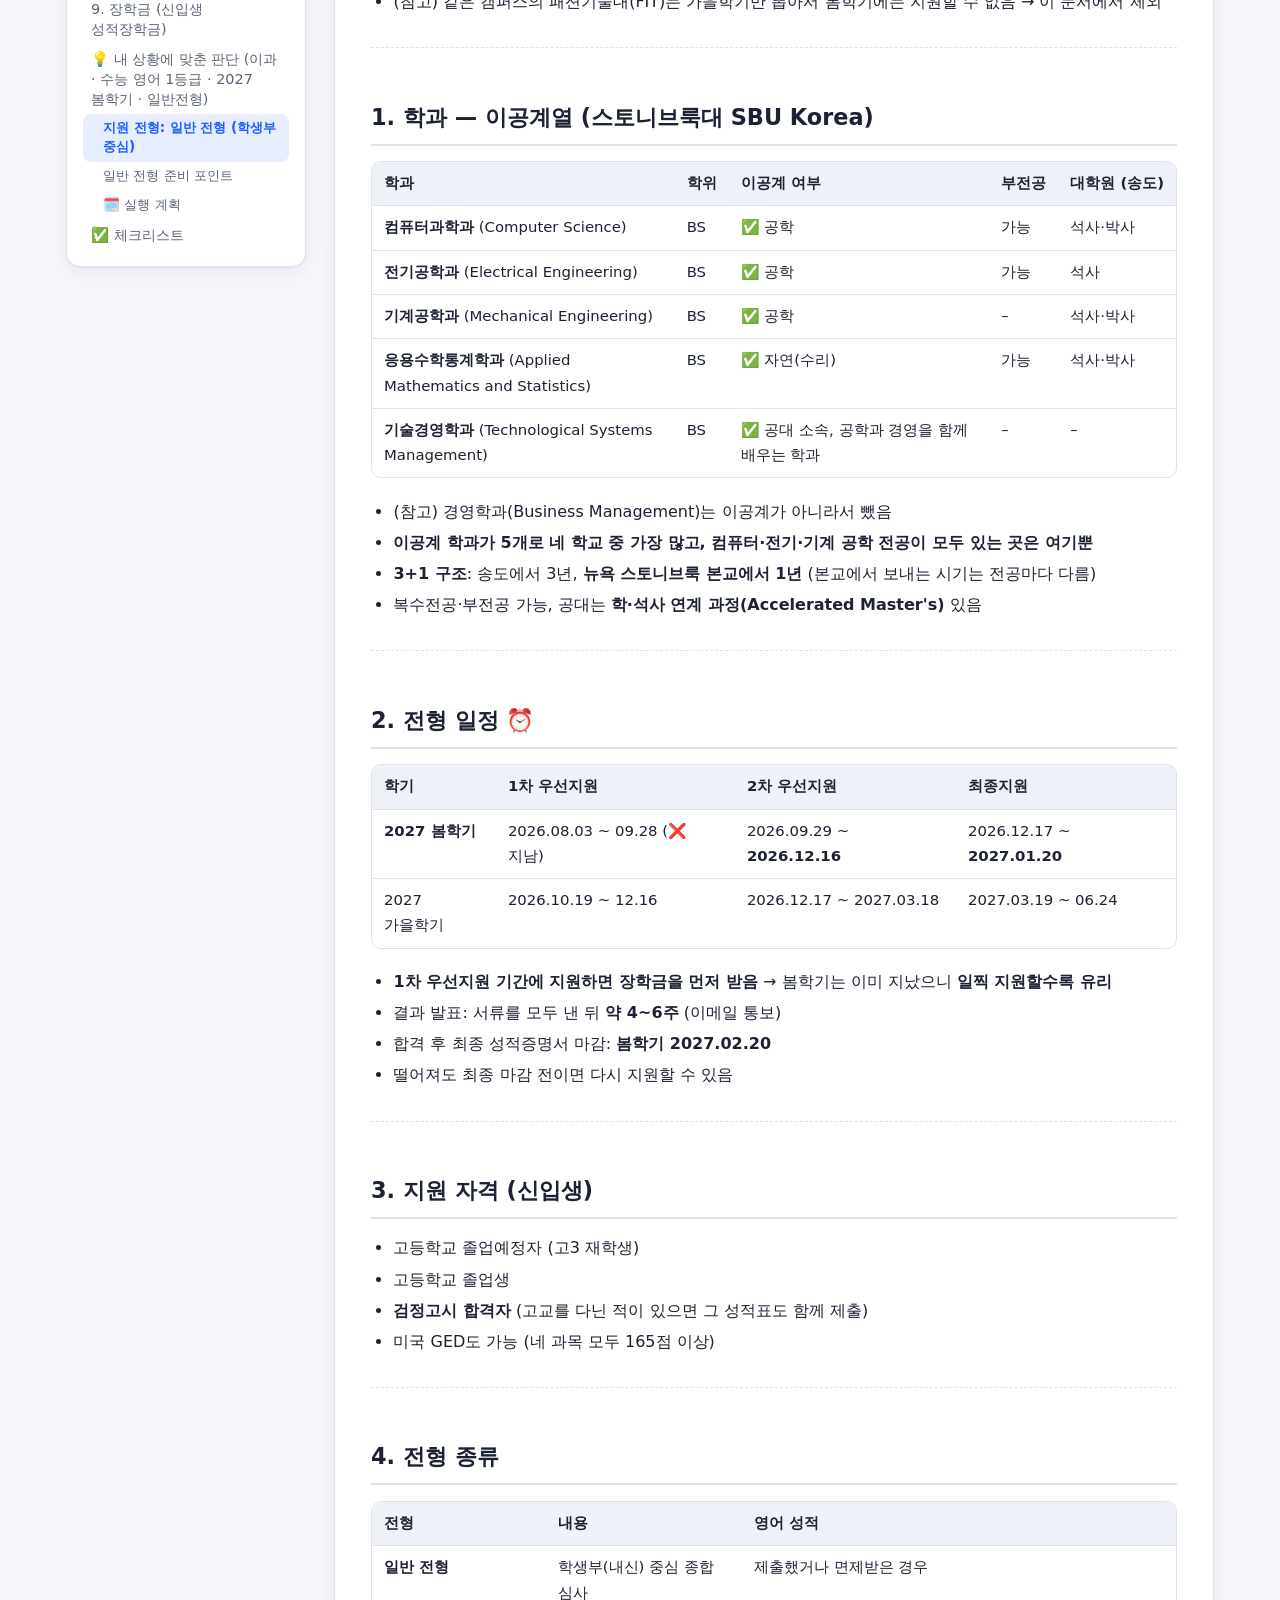
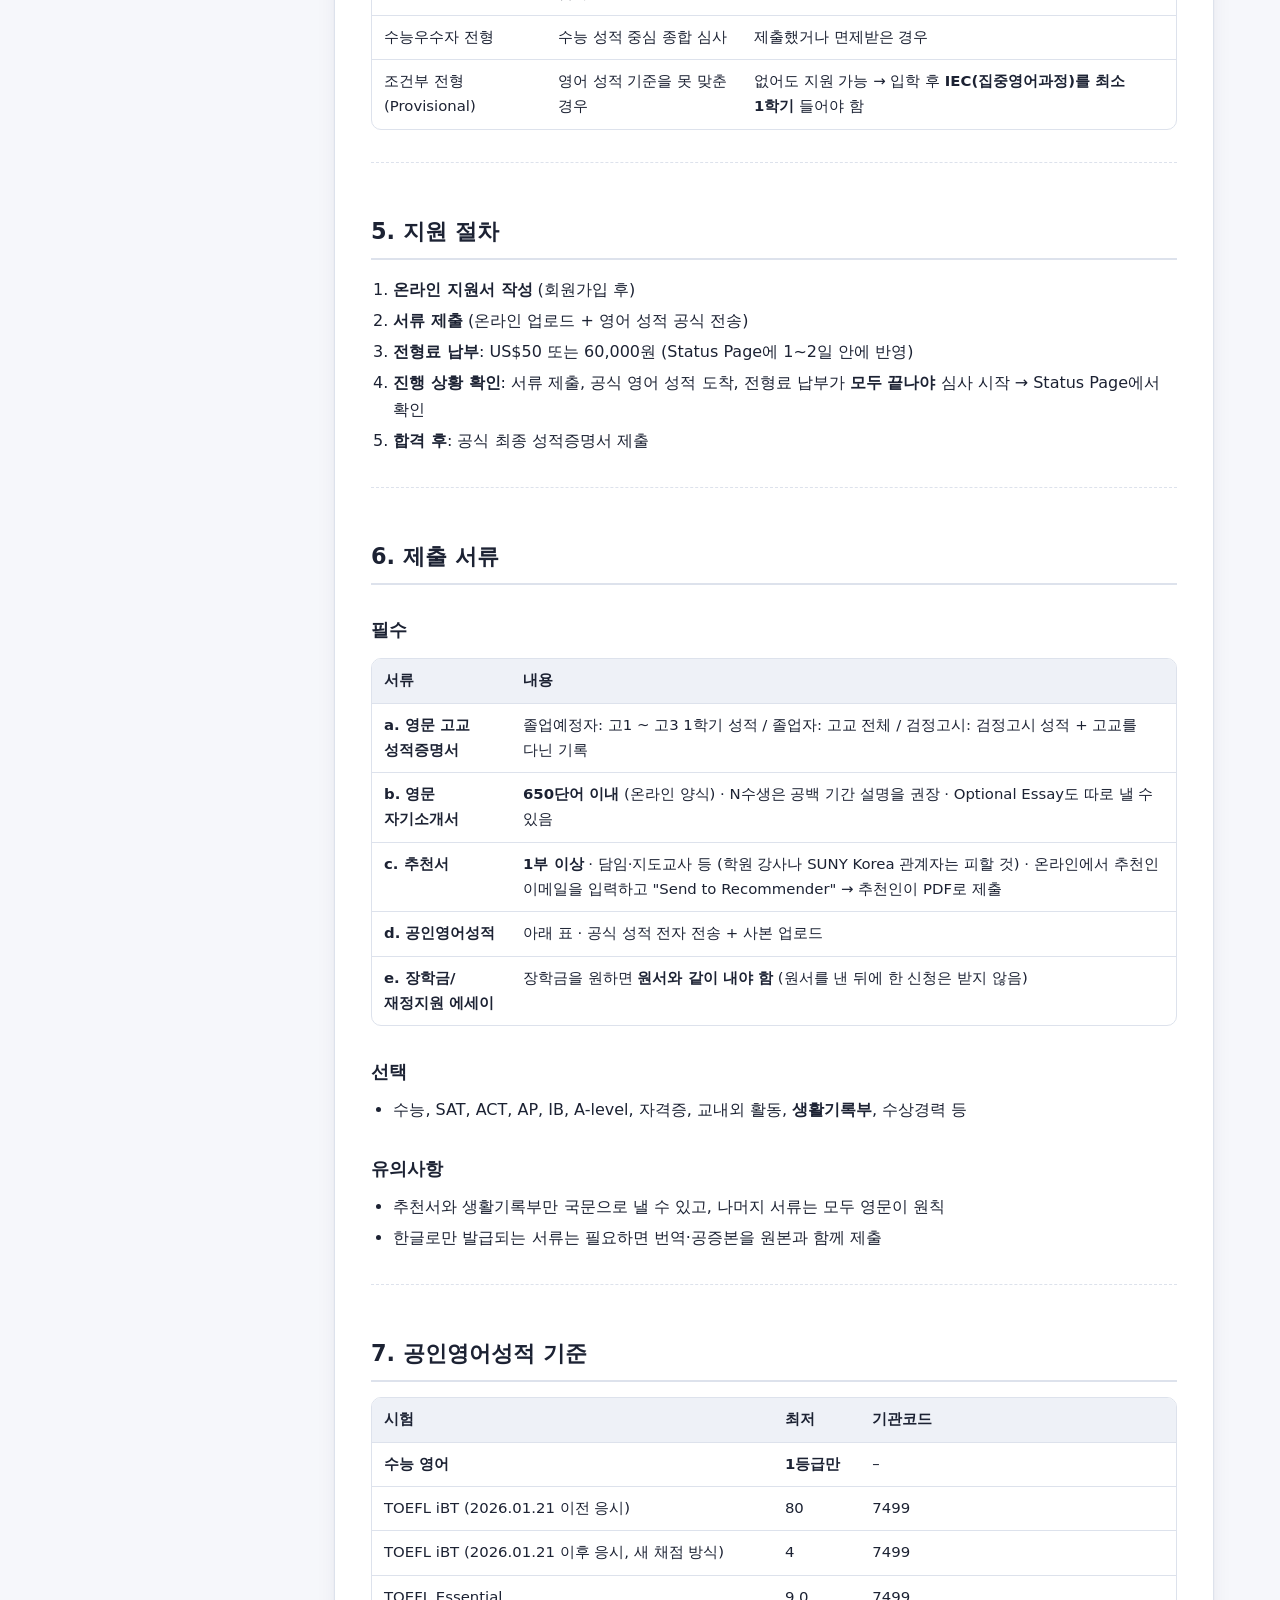
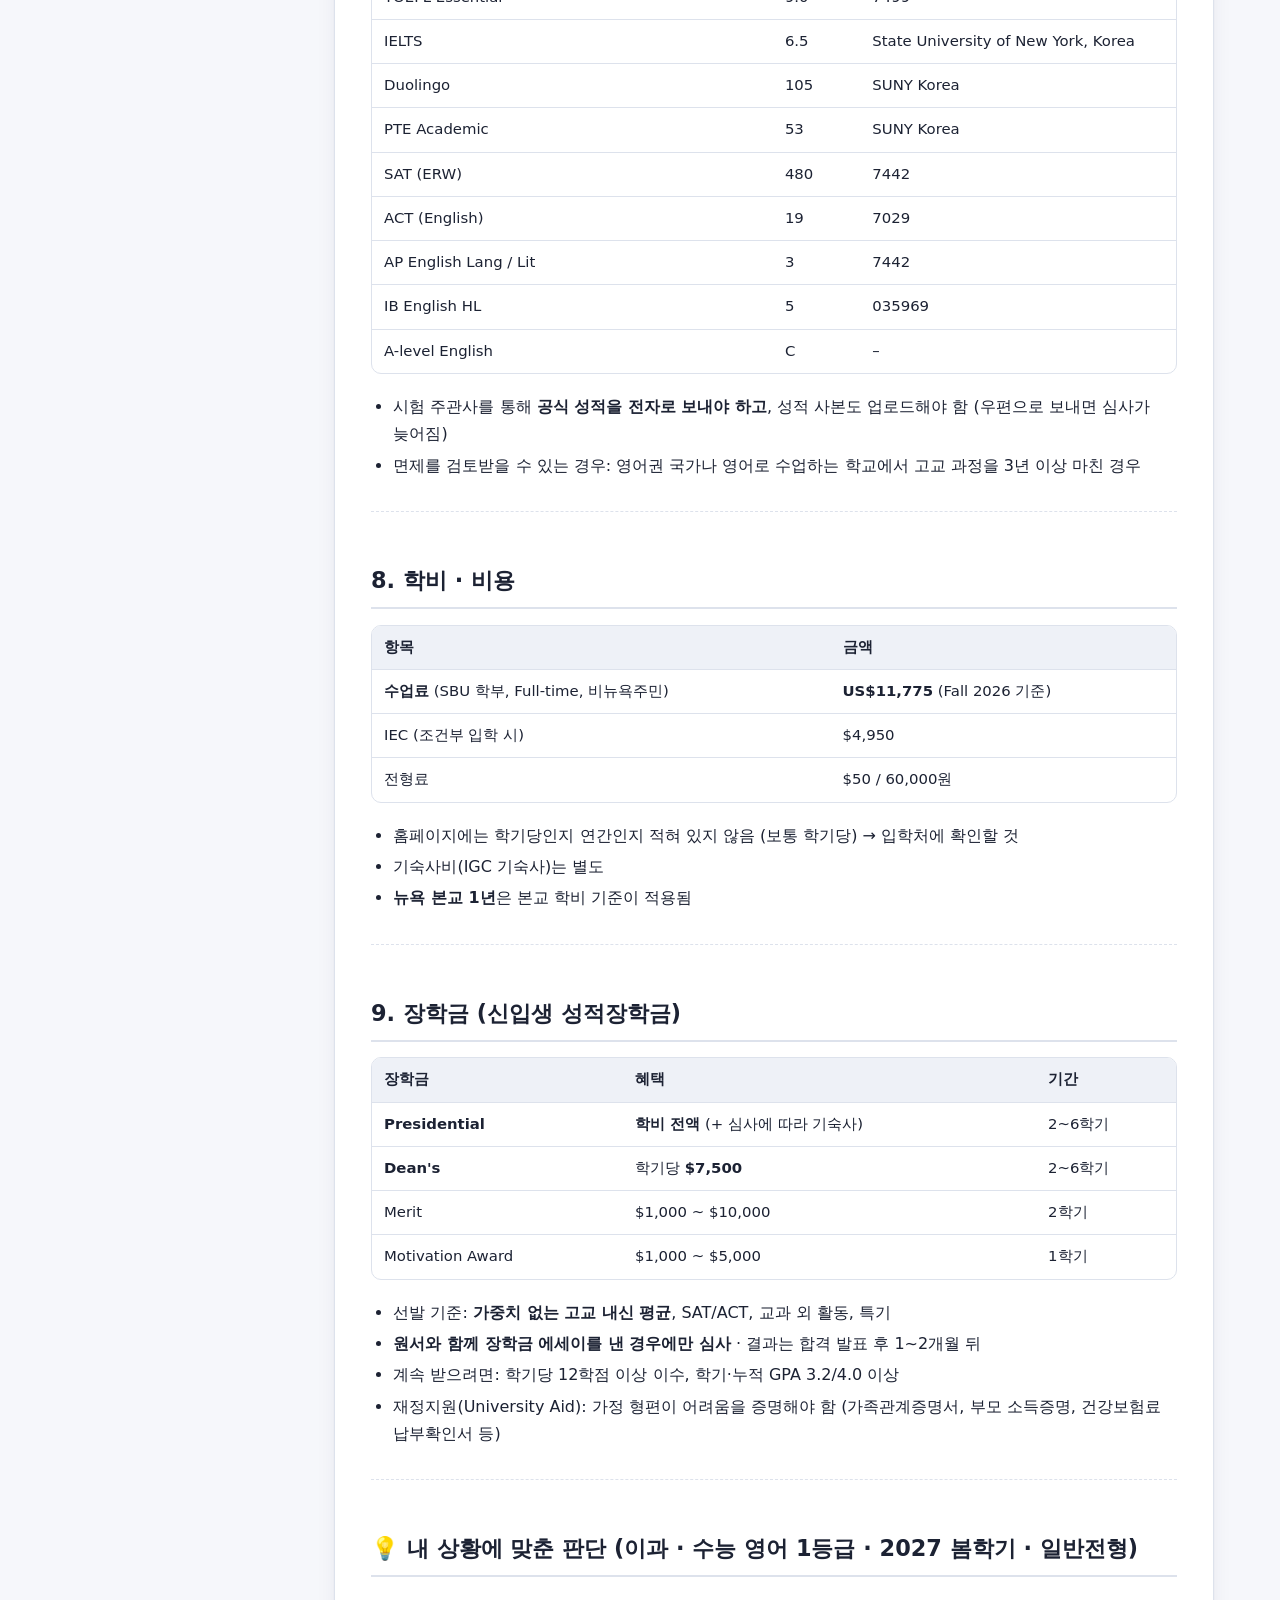
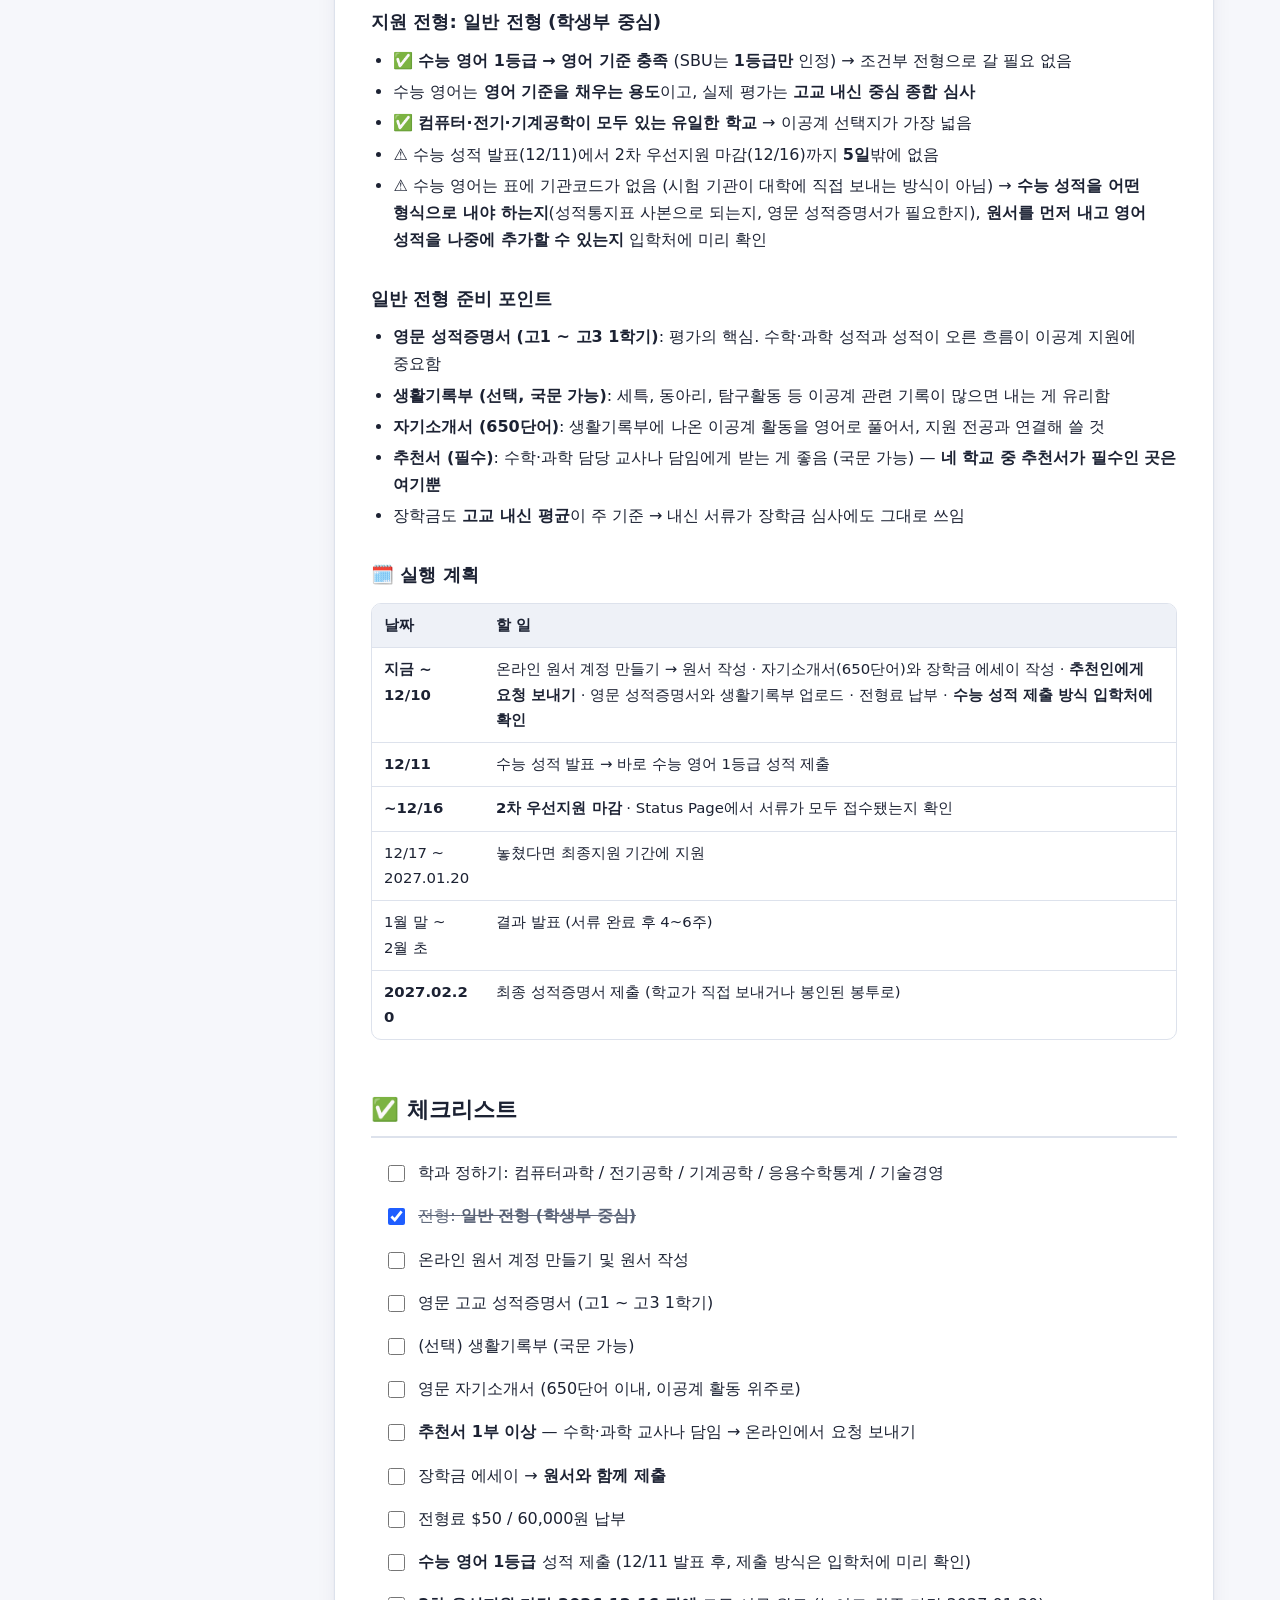
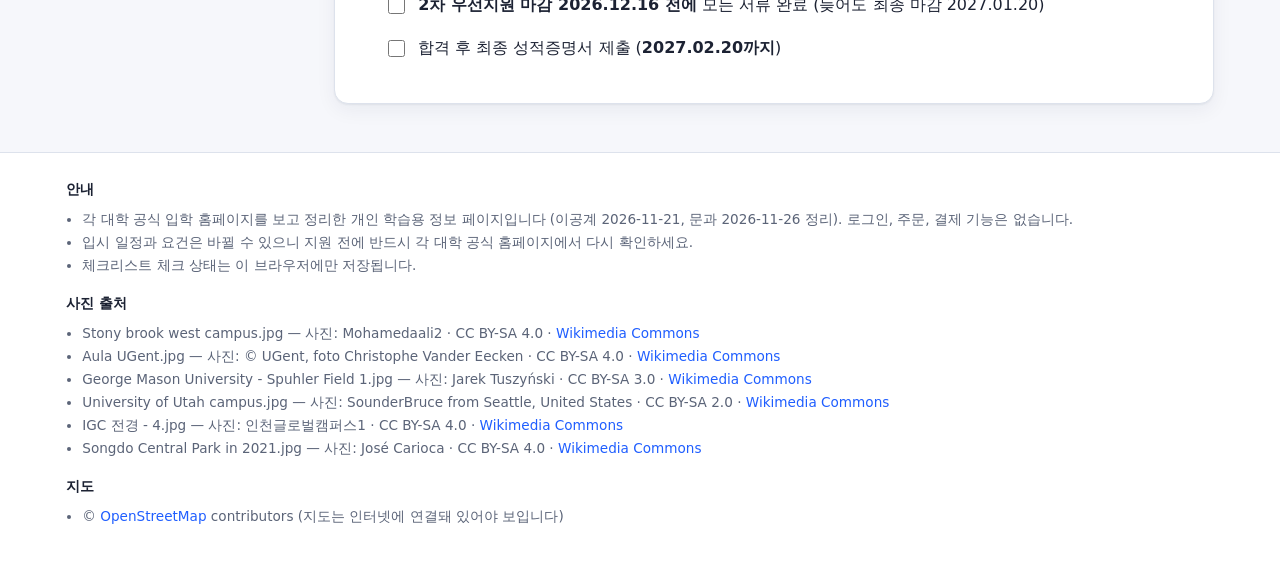
<file: suny.html>
<!doctype html>
<html lang="ko">
<head>
<meta charset="utf-8">
<meta name="viewport" content="width=device-width, initial-scale=1">
<title>한국뉴욕주립대학교 이공계열 입시요강</title>
<meta name="description" content="한국뉴욕주립대학교 2027 봄학기 이공계열 입시요강">
<link rel="stylesheet" href="css/style.css">
</head>
<body data-page="suny">
<header class="site-header">
  <div class="header-inner">
    <a class="brand" href="index.html">🎓 송도 <span>국제대학교</span> 입시</a>
    <button class="icon-btn menu-btn" id="menu-toggle" aria-label="메뉴 열기" aria-expanded="false">☰</button>
    <nav class="nav" id="site-nav"><a href="index.html">비교 요약</a><a href="suny.html" class="active">한국뉴욕주립대</a><a href="gmu.html">한국조지메이슨대</a><a href="ghent.html">겐트대</a><a href="utah.html">유타대</a><a href="munkwa.html">문과 입학</a></nav>
    <button class="icon-btn" id="theme-toggle" aria-label="다크 모드 전환">🌙</button>
  </div>
</header>

<section class="hero has-img">
  <img class="hero-bg" src="images/sbu.jpg" alt="">
  <div class="hero-inner">
    <p>SUNY Korea · Stony Brook University</p>
    <h1>한국뉴욕주립대학교</h1>
    <p>2027 봄학기 · 이공계열 입시요강</p>
    <div class="badges"><span class="badge">이공계 5개 학과</span><span class="badge">수능 영어 1등급 인정</span><span class="badge">최종 마감 2027.01.20</span></div>
  </div>
</section>

<main class="container">
  <section class="block" id="location">
    <h2 class="section-title">📍 캠퍼스 위치</h2>
    <div class="loc-grid">
      <article class="card loc-card">
        <figure>
          <img src="images/sbu.jpg" alt="스토니브룩대학교 본교 사진" loading="lazy">
          <figcaption>사진: Mohamedaali2 · CC BY-SA 4.0 · <a href="https://commons.wikimedia.org/wiki/File:Stony_brook_west_campus.jpg" target="_blank" rel="noopener">Wikimedia Commons</a></figcaption>
        </figure>
        <div class="loc-body">
          <div class="loc-tag">본교</div>
          <h3>스토니브룩대학교 본교</h3>
          <p class="addr">미국 뉴욕주 스토니브룩 (롱아일랜드)</p>
        </div>
        <div class="map-wrap">
          <iframe src="https://www.openstreetmap.org/export/embed.html?bbox=-73.1426,40.9004,-73.1042,40.9244&layer=mapnik&marker=40.9124,-73.1234" title="스토니브룩대학교 본교 지도" loading="lazy"></iframe>
          <a class="map-link" href="https://www.openstreetmap.org/?mlat=40.9124&mlon=-73.1234#map=15/40.9124/-73.1234" target="_blank" rel="noopener">큰 지도로 보기 ↗</a>
        </div>
      </article>
      <article class="card loc-card">
        <figure>
          <img src="images/igc.jpg" alt="인천글로벌캠퍼스 전경" loading="lazy">
          <figcaption>사진: 인천글로벌캠퍼스1 · CC BY-SA 4.0 · <a href="https://commons.wikimedia.org/wiki/File:IGC_%EC%A0%84%EA%B2%BD_-_4.jpg" target="_blank" rel="noopener">Wikimedia Commons</a></figcaption>
        </figure>
        <div class="loc-body">
          <div class="loc-tag">송도 캠퍼스</div>
          <h3>한국뉴욕주립대학교 (인천글로벌캠퍼스)</h3>
          <p class="addr">인천 연수구 송도문화로 119-2 (인천글로벌캠퍼스)</p>
        </div>
        <div class="map-wrap">
          <iframe src="https://www.openstreetmap.org/export/embed.html?bbox=126.6537,37.367599999999996,126.6793,37.3836&layer=mapnik&marker=37.3756,126.6665" title="인천글로벌캠퍼스 지도" loading="lazy"></iframe>
          <a class="map-link" href="https://www.openstreetmap.org/?mlat=37.3756&mlon=126.6665#map=15/37.3756/126.6665" target="_blank" rel="noopener">큰 지도로 보기 ↗</a>
        </div>
      </article>
    </div>
  </section>

  <div class="doc-layout">
    <aside class="card toc" aria-label="목차">
      <h4>목차</h4>
      <ol id="toc-list"></ol>
    </aside>
    <article class="card md">
<blockquote><p>출처: SUNY Korea 입학처 (<a href="https://www.sunykorea.ac.kr/adm/" target="_blank" rel="noopener">https://www.sunykorea.ac.kr/adm/</a>) — 입학절차, 원서접수 일정, FAQ, 학비(Cost &amp; Aid), 전공 페이지 · 정리일: 2026-11-21<br>지원 전에 반드시 공식 홈페이지에서 최신 내용을 다시 확인할 것.</p></blockquote>
<ul><li>본교: <strong>미국 뉴욕주립 스토니브룩대학교</strong> (Stony Brook University, SUNY의 대표 연구중심대학) — <strong>본교와 같은 학위</strong>를 받음</li><li>위치: 인천 연수구 송도문화로 119-2 (인천글로벌캠퍼스 IGC)</li><li>입학처: ☎ 032-626-1030 · admission@sunykorea.ac.kr</li><li>원서 접수: 온라인 (<a href="https://www.sunykorea.ac.kr/adm/html/sub04/040101.html" target="_blank" rel="noopener">https://www.sunykorea.ac.kr/adm/html/sub04/040101.html</a>), 회원가입 후 작성</li><li>심사: 서류 종합 심사</li><li>면접: 정규 전형에는 없음 (특별한 경우에만 입학처가 따로 연락)</li><li>(참고) 같은 캠퍼스의 패션기술대(FIT)는 가을학기만 뽑아서 봄학기에는 지원할 수 없음 → 이 문서에서 제외</li></ul>
<hr>
<h2 id="1-학과--이공계열-스토니브룩대-sbu-korea">1. 학과 — 이공계열 (스토니브룩대 SBU Korea)</h2>
<div class="table-wrap"><table><thead><tr><th>학과</th><th>학위</th><th>이공계 여부</th><th>부전공</th><th>대학원 (송도)</th></tr></thead><tbody><tr><td><strong>컴퓨터과학과</strong> (Computer Science)</td><td>BS</td><td>✅ 공학</td><td>가능</td><td>석사·박사</td></tr><tr><td><strong>전기공학과</strong> (Electrical Engineering)</td><td>BS</td><td>✅ 공학</td><td>가능</td><td>석사</td></tr><tr><td><strong>기계공학과</strong> (Mechanical Engineering)</td><td>BS</td><td>✅ 공학</td><td>–</td><td>석사·박사</td></tr><tr><td><strong>응용수학통계학과</strong> (Applied Mathematics and Statistics)</td><td>BS</td><td>✅ 자연(수리)</td><td>가능</td><td>석사·박사</td></tr><tr><td><strong>기술경영학과</strong> (Technological Systems Management)</td><td>BS</td><td>✅ 공대 소속, 공학과 경영을 함께 배우는 학과</td><td>–</td><td>–</td></tr></tbody></table></div>
<ul><li>(참고) 경영학과(Business Management)는 이공계가 아니라서 뺐음</li><li><strong>이공계 학과가 5개로 네 학교 중 가장 많고, 컴퓨터·전기·기계 공학 전공이 모두 있는 곳은 여기뿐</strong></li><li><strong>3+1 구조</strong>: 송도에서 3년, <strong>뉴욕 스토니브룩 본교에서 1년</strong> (본교에서 보내는 시기는 전공마다 다름)</li><li>복수전공·부전공 가능, 공대는 <strong>학·석사 연계 과정(Accelerated Master's)</strong> 있음</li></ul>
<hr>
<h2 id="2-전형-일정">2. 전형 일정 ⏰</h2>
<div class="table-wrap"><table><thead><tr><th>학기</th><th>1차 우선지원</th><th><strong>2차 우선지원</strong></th><th><strong>최종지원</strong></th></tr></thead><tbody><tr><td><strong>2027 봄학기</strong></td><td>2026.08.03 ~ 09.28 (❌ 지남)</td><td>2026.09.29 ~ <strong>2026.12.16</strong></td><td>2026.12.17 ~ <strong>2027.01.20</strong></td></tr><tr><td>2027 가을학기</td><td>2026.10.19 ~ 12.16</td><td>2026.12.17 ~ 2027.03.18</td><td>2027.03.19 ~ 06.24</td></tr></tbody></table></div>
<ul><li><strong>1차 우선지원 기간에 지원하면 장학금을 먼저 받음</strong> → 봄학기는 이미 지났으니 <strong>일찍 지원할수록 유리</strong></li><li>결과 발표: 서류를 모두 낸 뒤 <strong>약 4~6주</strong> (이메일 통보)</li><li>합격 후 최종 성적증명서 마감: <strong>봄학기 2027.02.20</strong></li><li>떨어져도 최종 마감 전이면 다시 지원할 수 있음</li></ul>
<hr>
<h2 id="3-지원-자격-신입생">3. 지원 자격 (신입생)</h2>
<ul><li>고등학교 졸업예정자 (고3 재학생)</li><li>고등학교 졸업생</li><li><strong>검정고시 합격자</strong> (고교를 다닌 적이 있으면 그 성적표도 함께 제출)</li><li>미국 GED도 가능 (네 과목 모두 165점 이상)</li></ul>
<hr>
<h2 id="4-전형-종류">4. 전형 종류</h2>
<div class="table-wrap"><table><thead><tr><th>전형</th><th>내용</th><th>영어 성적</th></tr></thead><tbody><tr><td><strong>일반 전형</strong></td><td>학생부(내신) 중심 종합 심사</td><td>제출했거나 면제받은 경우</td></tr><tr><td>수능우수자 전형</td><td>수능 성적 중심 종합 심사</td><td>제출했거나 면제받은 경우</td></tr><tr><td>조건부 전형 (Provisional)</td><td>영어 성적 기준을 못 맞춘 경우</td><td>없어도 지원 가능 → 입학 후 <strong>IEC(집중영어과정)를 최소 1학기</strong> 들어야 함</td></tr></tbody></table></div>
<hr>
<h2 id="5-지원-절차">5. 지원 절차</h2>
<ol><li><strong>온라인 지원서 작성</strong> (회원가입 후)</li><li><strong>서류 제출</strong> (온라인 업로드 + 영어 성적 공식 전송)</li><li><strong>전형료 납부</strong>: US$50 또는 60,000원 (Status Page에 1~2일 안에 반영)</li><li><strong>진행 상황 확인</strong>: 서류 제출, 공식 영어 성적 도착, 전형료 납부가 <strong>모두 끝나야</strong> 심사 시작 → Status Page에서 확인</li><li><strong>합격 후</strong>: 공식 최종 성적증명서 제출</li></ol>
<hr>
<h2 id="6-제출-서류">6. 제출 서류</h2>
<h3 id="필수">필수</h3>
<div class="table-wrap"><table><thead><tr><th>서류</th><th>내용</th></tr></thead><tbody><tr><td><strong>a. 영문 고교 성적증명서</strong></td><td>졸업예정자: 고1 ~ 고3 1학기 성적 / 졸업자: 고교 전체 / 검정고시: 검정고시 성적 + 고교를 다닌 기록</td></tr><tr><td><strong>b. 영문 자기소개서</strong></td><td><strong>650단어 이내</strong> (온라인 양식) · N수생은 공백 기간 설명을 권장 · Optional Essay도 따로 낼 수 있음</td></tr><tr><td><strong>c. 추천서</strong></td><td><strong>1부 이상</strong> · 담임·지도교사 등 (학원 강사나 SUNY Korea 관계자는 피할 것) · 온라인에서 추천인 이메일을 입력하고 "Send to Recommender" → 추천인이 PDF로 제출</td></tr><tr><td><strong>d. 공인영어성적</strong></td><td>아래 표 · 공식 성적 전자 전송 + 사본 업로드</td></tr><tr><td><strong>e. 장학금/재정지원 에세이</strong></td><td>장학금을 원하면 <strong>원서와 같이 내야 함</strong> (원서를 낸 뒤에 한 신청은 받지 않음)</td></tr></tbody></table></div>
<h3 id="선택">선택</h3>
<ul><li>수능, SAT, ACT, AP, IB, A-level, 자격증, 교내외 활동, <strong>생활기록부</strong>, 수상경력 등</li></ul>
<h3 id="유의사항">유의사항</h3>
<ul><li>추천서와 생활기록부만 국문으로 낼 수 있고, 나머지 서류는 모두 영문이 원칙</li><li>한글로만 발급되는 서류는 필요하면 번역·공증본을 원본과 함께 제출</li></ul>
<hr>
<h2 id="7-공인영어성적-기준">7. 공인영어성적 기준</h2>
<div class="table-wrap"><table><thead><tr><th>시험</th><th>최저</th><th>기관코드</th></tr></thead><tbody><tr><td><strong>수능 영어</strong></td><td><strong>1등급만</strong></td><td>–</td></tr><tr><td>TOEFL iBT (2026.01.21 이전 응시)</td><td>80</td><td>7499</td></tr><tr><td>TOEFL iBT (2026.01.21 이후 응시, 새 채점 방식)</td><td>4</td><td>7499</td></tr><tr><td>TOEFL Essential</td><td>9.0</td><td>7499</td></tr><tr><td>IELTS</td><td>6.5</td><td>State University of New York, Korea</td></tr><tr><td>Duolingo</td><td>105</td><td>SUNY Korea</td></tr><tr><td>PTE Academic</td><td>53</td><td>SUNY Korea</td></tr><tr><td>SAT (ERW)</td><td>480</td><td>7442</td></tr><tr><td>ACT (English)</td><td>19</td><td>7029</td></tr><tr><td>AP English Lang / Lit</td><td>3</td><td>7442</td></tr><tr><td>IB English HL</td><td>5</td><td>035969</td></tr><tr><td>A-level English</td><td>C</td><td>–</td></tr></tbody></table></div>
<ul><li>시험 주관사를 통해 <strong>공식 성적을 전자로 보내야 하고</strong>, 성적 사본도 업로드해야 함 (우편으로 보내면 심사가 늦어짐)</li><li>면제를 검토받을 수 있는 경우: 영어권 국가나 영어로 수업하는 학교에서 고교 과정을 3년 이상 마친 경우</li></ul>
<hr>
<h2 id="8-학비--비용">8. 학비 · 비용</h2>
<div class="table-wrap"><table><thead><tr><th>항목</th><th>금액</th></tr></thead><tbody><tr><td><strong>수업료</strong> (SBU 학부, Full-time, 비뉴욕주민)</td><td><strong>US$11,775</strong> (Fall 2026 기준)</td></tr><tr><td>IEC (조건부 입학 시)</td><td>$4,950</td></tr><tr><td>전형료</td><td>$50 / 60,000원</td></tr></tbody></table></div>
<ul><li>홈페이지에는 학기당인지 연간인지 적혀 있지 않음 (보통 학기당) → 입학처에 확인할 것</li><li>기숙사비(IGC 기숙사)는 별도</li><li><strong>뉴욕 본교 1년</strong>은 본교 학비 기준이 적용됨</li></ul>
<hr>
<h2 id="9-장학금-신입생-성적장학금">9. 장학금 (신입생 성적장학금)</h2>
<div class="table-wrap"><table><thead><tr><th>장학금</th><th>혜택</th><th>기간</th></tr></thead><tbody><tr><td><strong>Presidential</strong></td><td><strong>학비 전액</strong> (+ 심사에 따라 기숙사)</td><td>2~6학기</td></tr><tr><td><strong>Dean's</strong></td><td>학기당 <strong>$7,500</strong></td><td>2~6학기</td></tr><tr><td>Merit</td><td>$1,000 ~ $10,000</td><td>2학기</td></tr><tr><td>Motivation Award</td><td>$1,000 ~ $5,000</td><td>1학기</td></tr></tbody></table></div>
<ul><li>선발 기준: <strong>가중치 없는 고교 내신 평균</strong>, SAT/ACT, 교과 외 활동, 특기</li><li><strong>원서와 함께 장학금 에세이를 낸 경우에만 심사</strong> · 결과는 합격 발표 후 1~2개월 뒤</li><li>계속 받으려면: 학기당 12학점 이상 이수, 학기·누적 GPA 3.2/4.0 이상</li><li>재정지원(University Aid): 가정 형편이 어려움을 증명해야 함 (가족관계증명서, 부모 소득증명, 건강보험료 납부확인서 등)</li></ul>
<hr>
<h2 id="내-상황에-맞춘-판단-이과--수능-영어-1등급--2027-봄학기--일반전형">💡 내 상황에 맞춘 판단 (이과 · 수능 영어 1등급 · 2027 봄학기 · 일반전형)</h2>
<h3 id="지원-전형-일반-전형-학생부-중심">지원 전형: 일반 전형 (학생부 중심)</h3>
<ul><li>✅ <strong>수능 영어 1등급 → 영어 기준 충족</strong> (SBU는 <strong>1등급만</strong> 인정) → 조건부 전형으로 갈 필요 없음</li><li>수능 영어는 <strong>영어 기준을 채우는 용도</strong>이고, 실제 평가는 <strong>고교 내신 중심 종합 심사</strong></li><li>✅ <strong>컴퓨터·전기·기계공학이 모두 있는 유일한 학교</strong> → 이공계 선택지가 가장 넓음</li><li>⚠️ 수능 성적 발표(12/11)에서 2차 우선지원 마감(12/16)까지 <strong>5일</strong>밖에 없음</li><li>⚠️ 수능 영어는 표에 기관코드가 없음 (시험 기관이 대학에 직접 보내는 방식이 아님) → <strong>수능 성적을 어떤 형식으로 내야 하는지</strong>(성적통지표 사본으로 되는지, 영문 성적증명서가 필요한지), <strong>원서를 먼저 내고 영어 성적을 나중에 추가할 수 있는지</strong> 입학처에 미리 확인</li></ul>
<h3 id="일반-전형-준비-포인트">일반 전형 준비 포인트</h3>
<ul><li><strong>영문 성적증명서 (고1 ~ 고3 1학기)</strong>: 평가의 핵심. 수학·과학 성적과 성적이 오른 흐름이 이공계 지원에 중요함</li><li><strong>생활기록부 (선택, 국문 가능)</strong>: 세특, 동아리, 탐구활동 등 이공계 관련 기록이 많으면 내는 게 유리함</li><li><strong>자기소개서 (650단어)</strong>: 생활기록부에 나온 이공계 활동을 영어로 풀어서, 지원 전공과 연결해 쓸 것</li><li><strong>추천서 (필수)</strong>: 수학·과학 담당 교사나 담임에게 받는 게 좋음 (국문 가능) — <strong>네 학교 중 추천서가 필수인 곳은 여기뿐</strong></li><li>장학금도 <strong>고교 내신 평균</strong>이 주 기준 → 내신 서류가 장학금 심사에도 그대로 쓰임</li></ul>
<h3 id="실행-계획">🗓️ 실행 계획</h3>
<div class="table-wrap"><table><thead><tr><th>날짜</th><th>할 일</th></tr></thead><tbody><tr><td><strong>지금 ~ 12/10</strong></td><td>온라인 원서 계정 만들기 → 원서 작성 · 자기소개서(650단어)와 장학금 에세이 작성 · <strong>추천인에게 요청 보내기</strong> · 영문 성적증명서와 생활기록부 업로드 · 전형료 납부 · <strong>수능 성적 제출 방식 입학처에 확인</strong></td></tr><tr><td><strong>12/11</strong></td><td>수능 성적 발표 → 바로 수능 영어 1등급 성적 제출</td></tr><tr><td><strong>~12/16</strong></td><td><strong>2차 우선지원 마감</strong> · Status Page에서 서류가 모두 접수됐는지 확인</td></tr><tr><td>12/17 ~ 2027.01.20</td><td>놓쳤다면 최종지원 기간에 지원</td></tr><tr><td>1월 말 ~ 2월 초</td><td>결과 발표 (서류 완료 후 4~6주)</td></tr><tr><td><strong>2027.02.20</strong></td><td>최종 성적증명서 제출 (학교가 직접 보내거나 봉인된 봉투로)</td></tr></tbody></table></div>
<h2 id="체크리스트">✅ 체크리스트</h2>
<ul class="checklist"><li><input type="checkbox" aria-label="체크"><span>학과 정하기: 컴퓨터과학 / 전기공학 / 기계공학 / 응용수학통계 / 기술경영</span></li><li><input type="checkbox" checked aria-label="체크"><span>전형: <strong>일반 전형 (학생부 중심)</strong></span></li><li><input type="checkbox" aria-label="체크"><span>온라인 원서 계정 만들기 및 원서 작성</span></li><li><input type="checkbox" aria-label="체크"><span>영문 고교 성적증명서 (고1 ~ 고3 1학기)</span></li><li><input type="checkbox" aria-label="체크"><span>(선택) 생활기록부 (국문 가능)</span></li><li><input type="checkbox" aria-label="체크"><span>영문 자기소개서 (650단어 이내, 이공계 활동 위주로)</span></li><li><input type="checkbox" aria-label="체크"><span><strong>추천서 1부 이상</strong> — 수학·과학 교사나 담임 → 온라인에서 요청 보내기</span></li><li><input type="checkbox" aria-label="체크"><span>장학금 에세이 → <strong>원서와 함께 제출</strong></span></li><li><input type="checkbox" aria-label="체크"><span>전형료 $50 / 60,000원 납부</span></li><li><input type="checkbox" aria-label="체크"><span><strong>수능 영어 1등급</strong> 성적 제출 (12/11 발표 후, 제출 방식은 입학처에 미리 확인)</span></li><li><input type="checkbox" aria-label="체크"><span><strong>2차 우선지원 마감 2026.12.16 전에</strong> 모든 서류 완료 (늦어도 최종 마감 2027.01.20)</span></li><li><input type="checkbox" aria-label="체크"><span>합격 후 최종 성적증명서 제출 (<strong>2027.02.20까지</strong>)</span></li></ul>
    </article>
  </div>
</main>

<footer class="site-footer">
  <div class="container">
    <h4>안내</h4>
    <ul>
      <li>각 대학 공식 입학 홈페이지를 보고 정리한 개인 학습용 정보 페이지입니다 (이공계 2026-11-21, 문과 2026-11-26 정리). 로그인, 주문, 결제 기능은 없습니다.</li>
      <li>입시 일정과 요건은 바뀔 수 있으니 지원 전에 반드시 각 대학 공식 홈페이지에서 다시 확인하세요.</li>
      <li>체크리스트 체크 상태는 이 브라우저에만 저장됩니다.</li>
    </ul>
    <h4>사진 출처</h4>
    <ul><li>Stony brook west campus.jpg — 사진: Mohamedaali2 · CC BY-SA 4.0 · <a href="https://commons.wikimedia.org/wiki/File:Stony_brook_west_campus.jpg" target="_blank" rel="noopener">Wikimedia Commons</a></li><li>Aula UGent.jpg — 사진: © UGent, foto Christophe Vander Eecken · CC BY-SA 4.0 · <a href="https://commons.wikimedia.org/wiki/File:Aula_UGent.jpg" target="_blank" rel="noopener">Wikimedia Commons</a></li><li>George Mason University - Spuhler Field 1.jpg — 사진: Jarek Tuszyński · CC BY-SA 3.0 · <a href="https://commons.wikimedia.org/wiki/File:George_Mason_University_-_Spuhler_Field_1.jpg" target="_blank" rel="noopener">Wikimedia Commons</a></li><li>University of Utah campus.jpg — 사진: SounderBruce from Seattle, United States · CC BY-SA 2.0 · <a href="https://commons.wikimedia.org/wiki/File:University_of_Utah_campus.jpg" target="_blank" rel="noopener">Wikimedia Commons</a></li><li>IGC 전경 - 4.jpg — 사진: 인천글로벌캠퍼스1 · CC BY-SA 4.0 · <a href="https://commons.wikimedia.org/wiki/File:IGC_%EC%A0%84%EA%B2%BD_-_4.jpg" target="_blank" rel="noopener">Wikimedia Commons</a></li><li>Songdo Central Park in 2021.jpg — 사진: José Carioca · CC BY-SA 4.0 · <a href="https://commons.wikimedia.org/wiki/File:Songdo_Central_Park_in_2021.jpg" target="_blank" rel="noopener">Wikimedia Commons</a></li></ul>
    <h4>지도</h4>
    <ul><li>© <a href="https://www.openstreetmap.org/copyright" target="_blank" rel="noopener">OpenStreetMap</a> contributors (지도는 인터넷에 연결돼 있어야 보입니다)</li></ul>
  </div>
</footer>
<button class="icon-btn to-top" id="to-top" aria-label="맨 위로">↑</button>
<script src="js/main.js"></script>
</body>
</html>
</file>
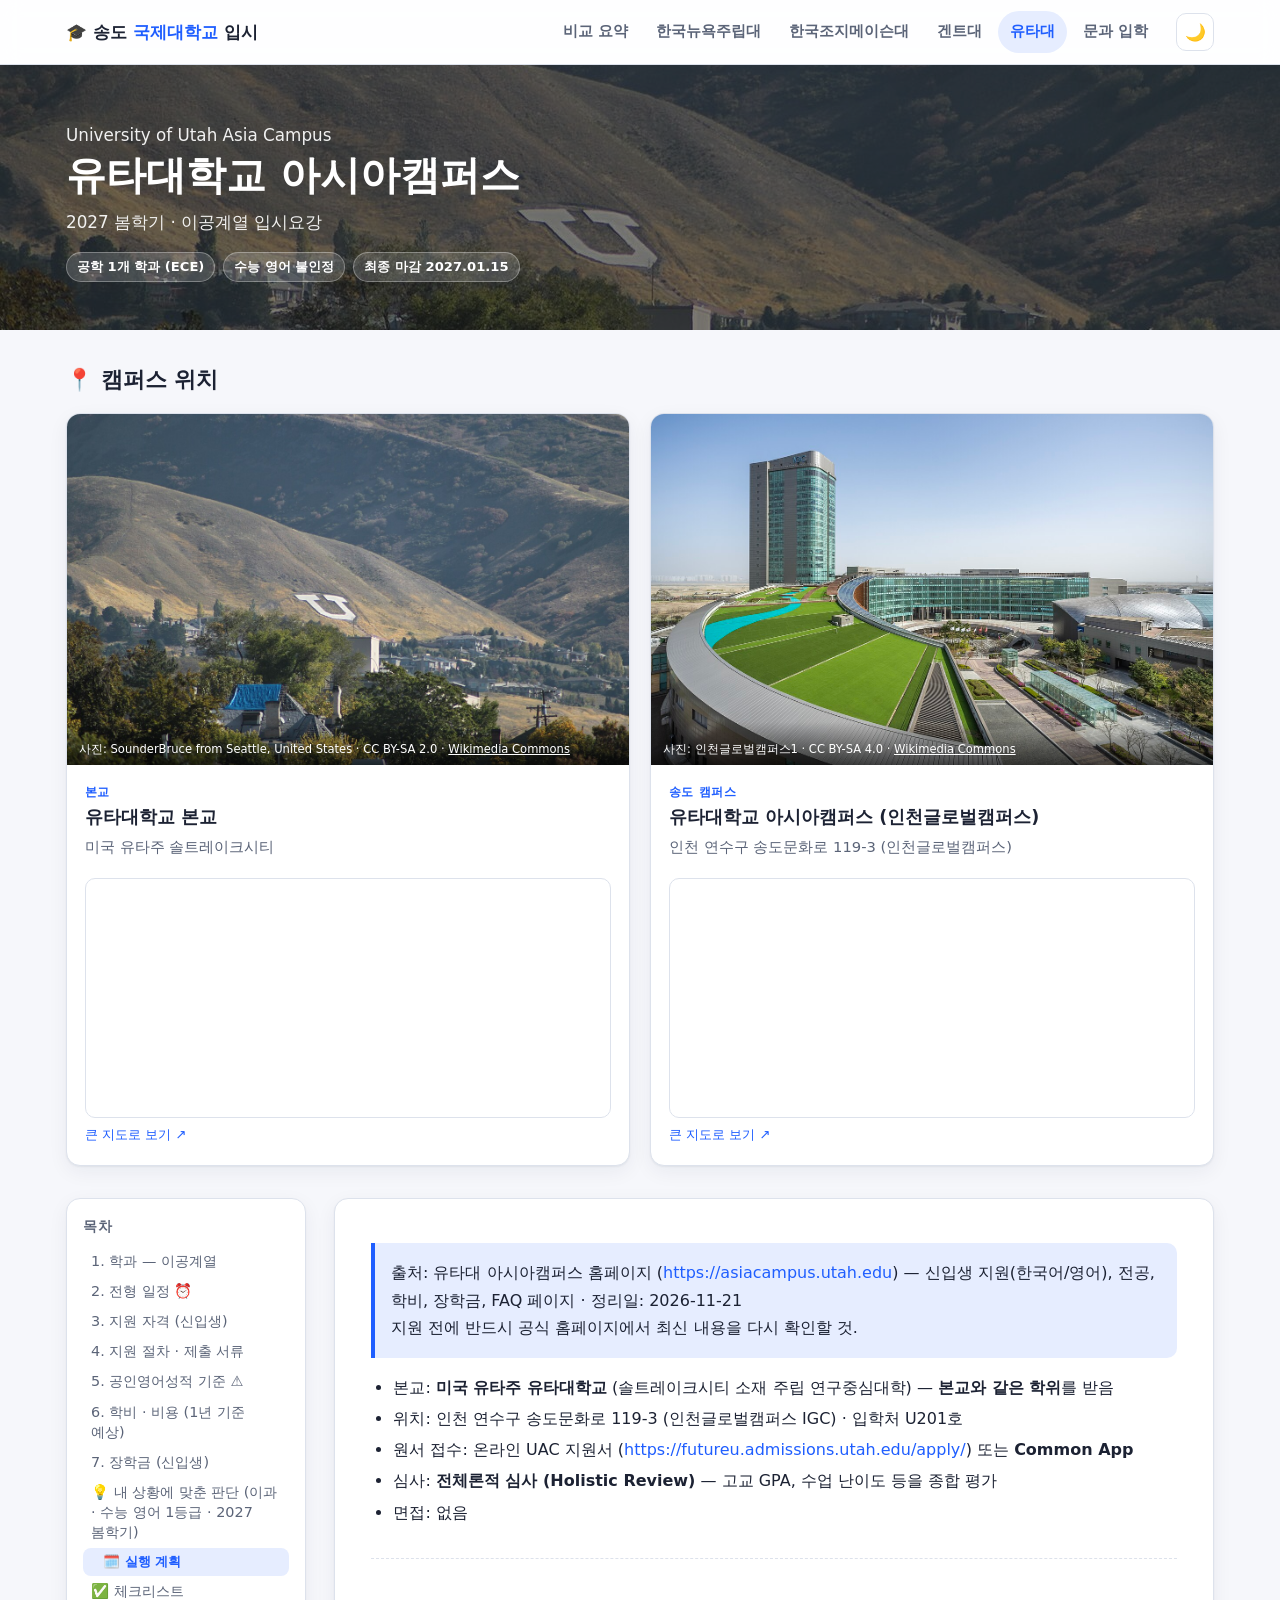
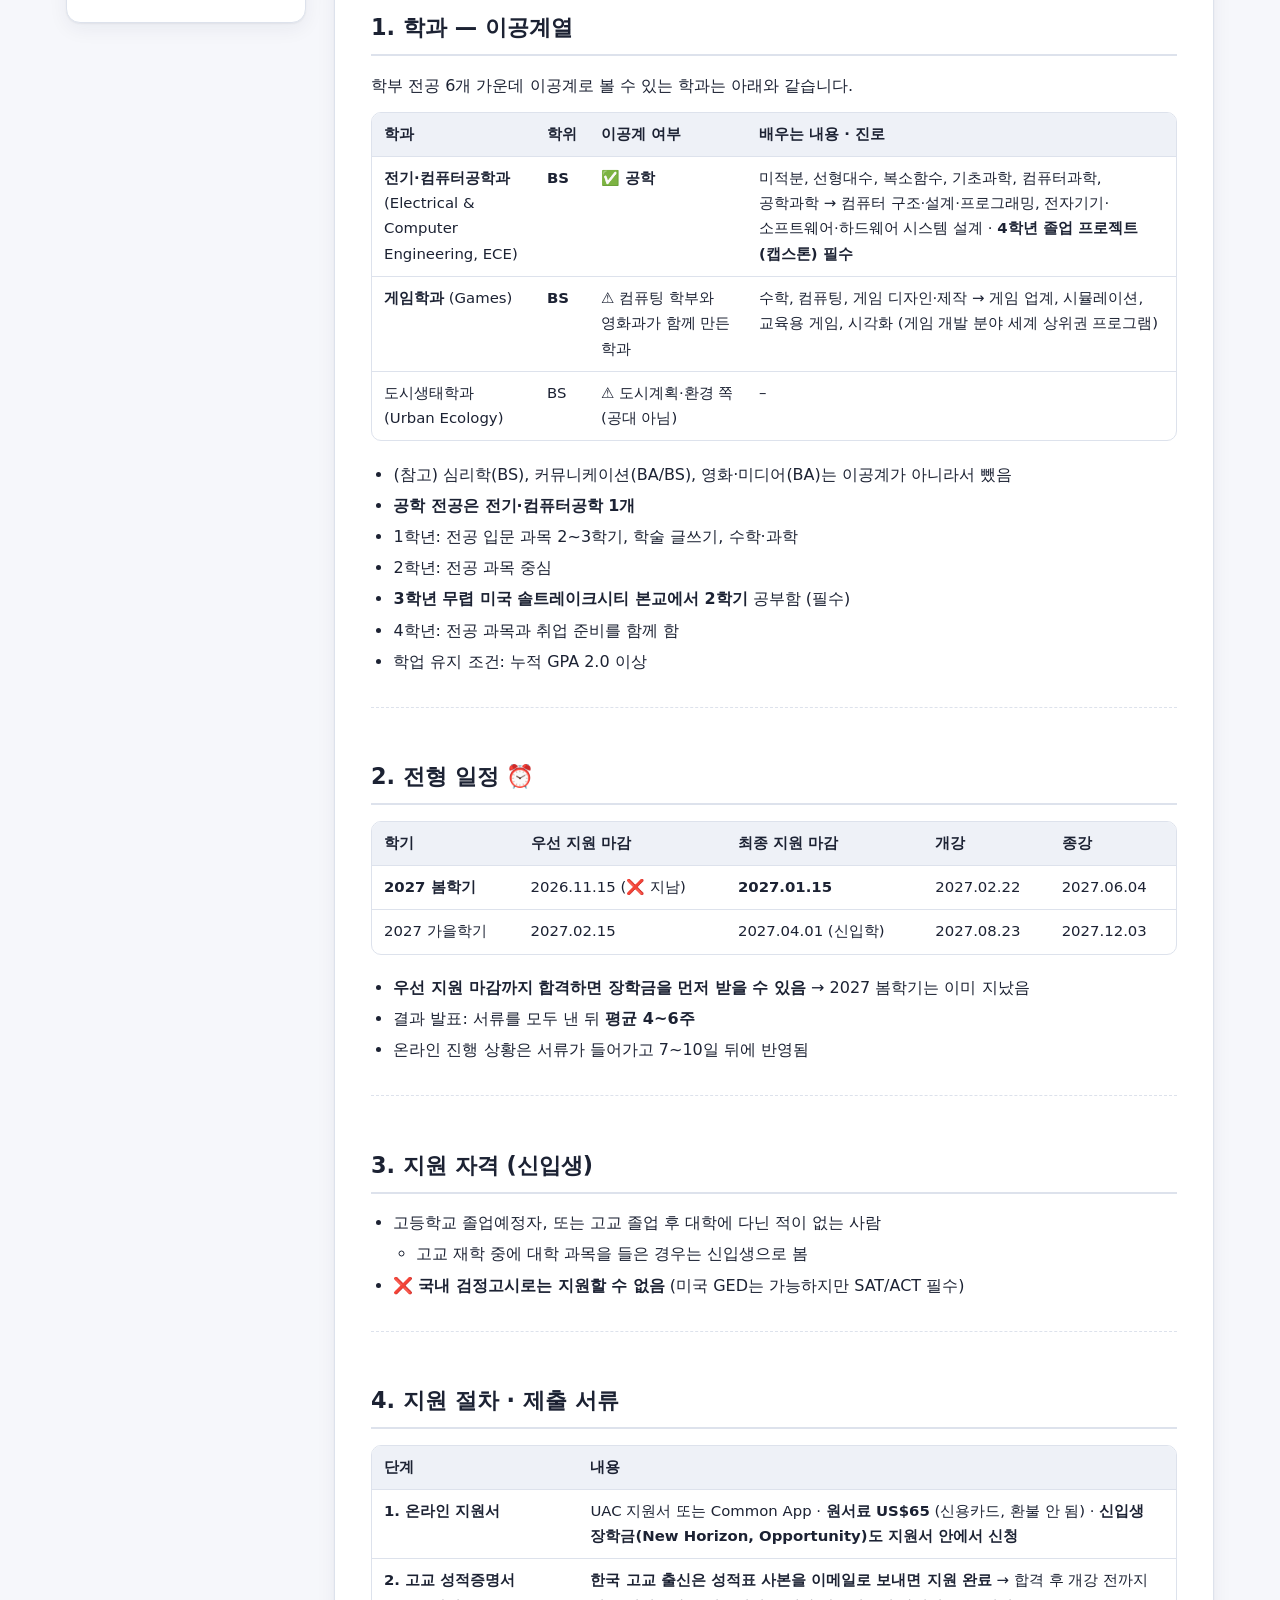
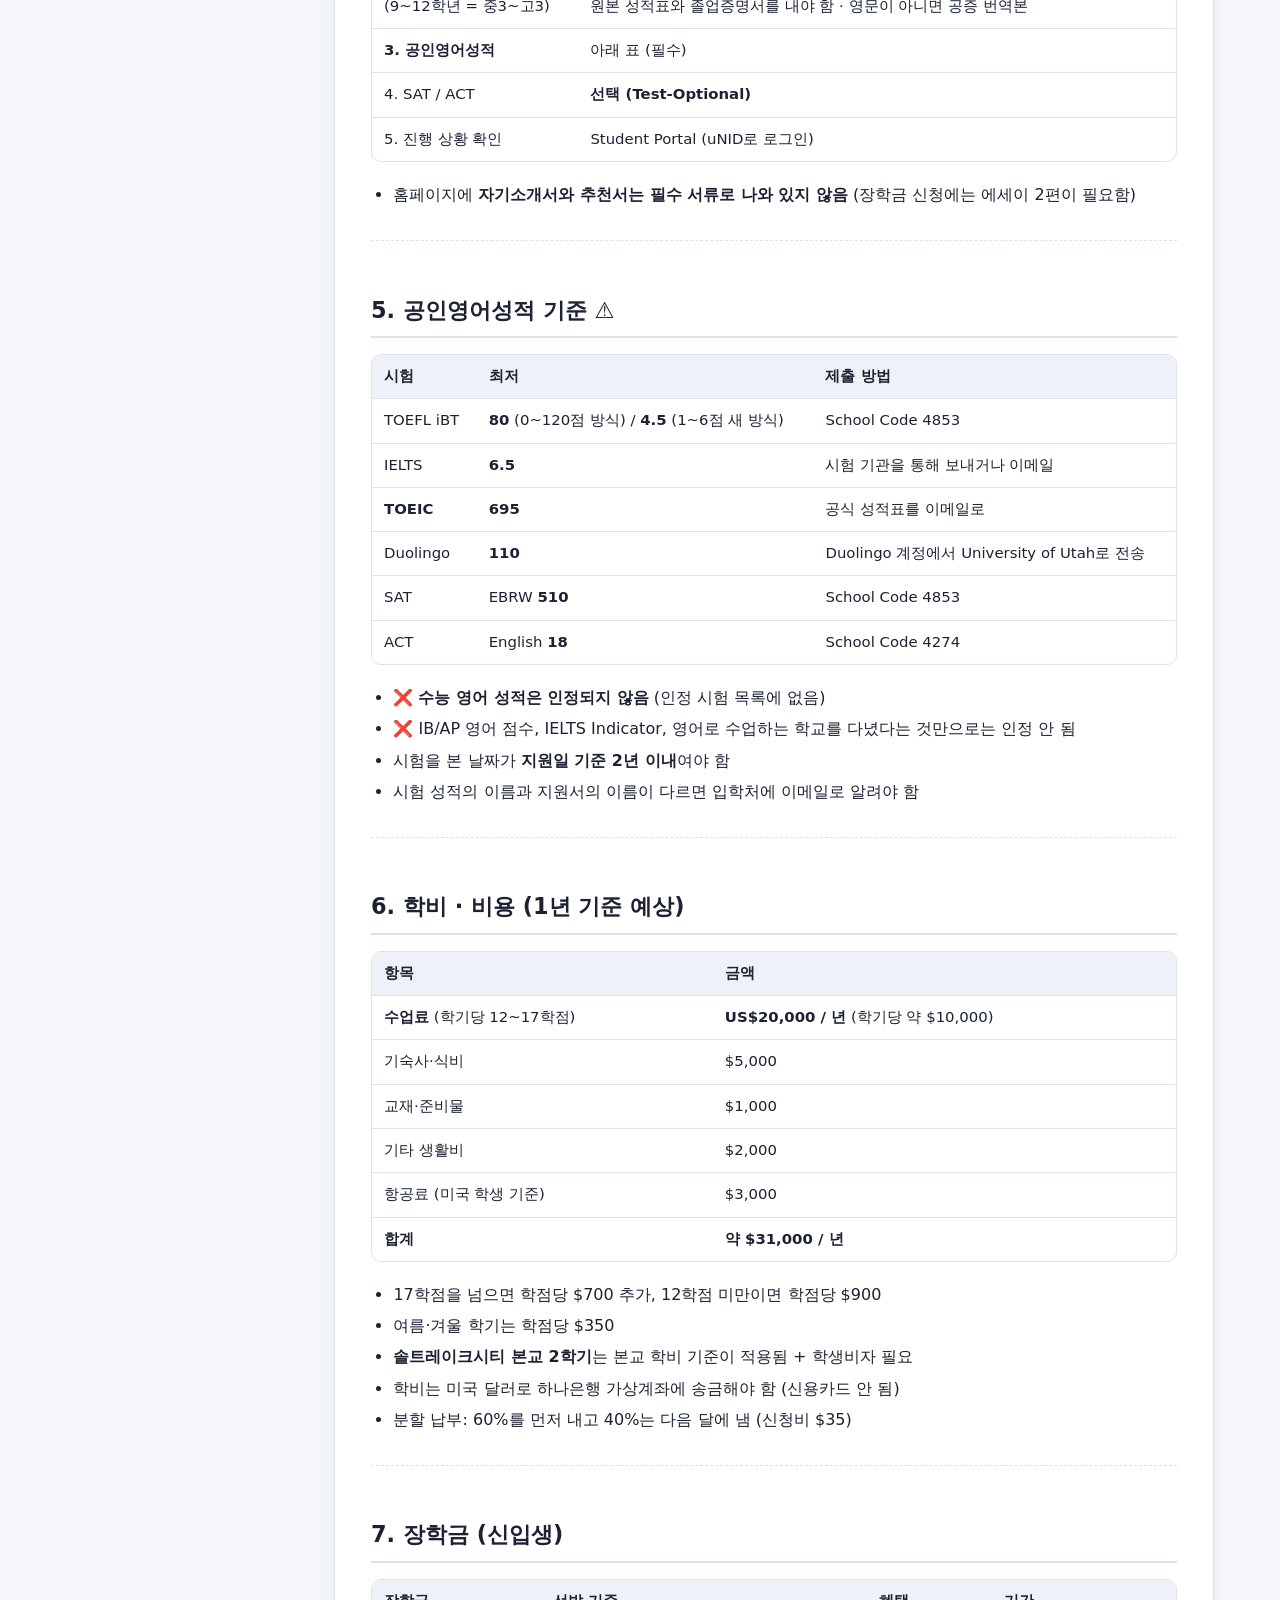
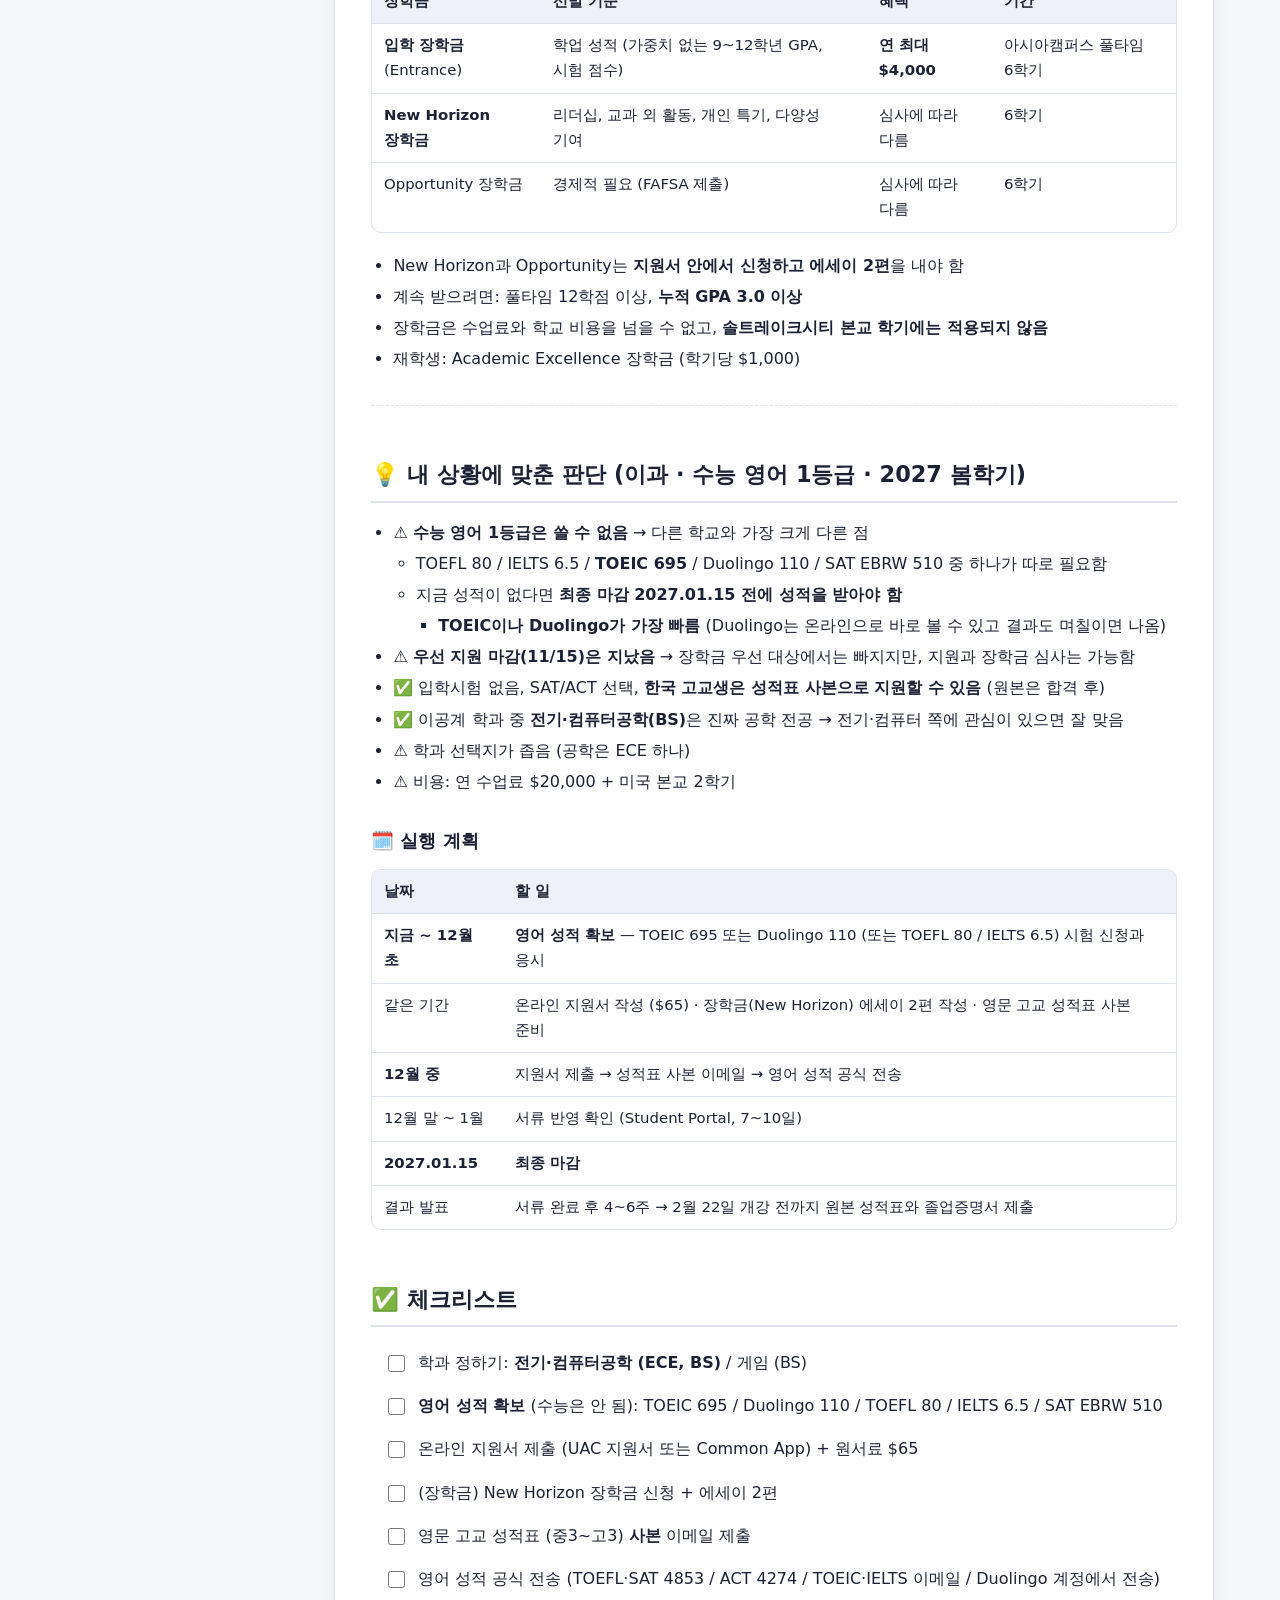
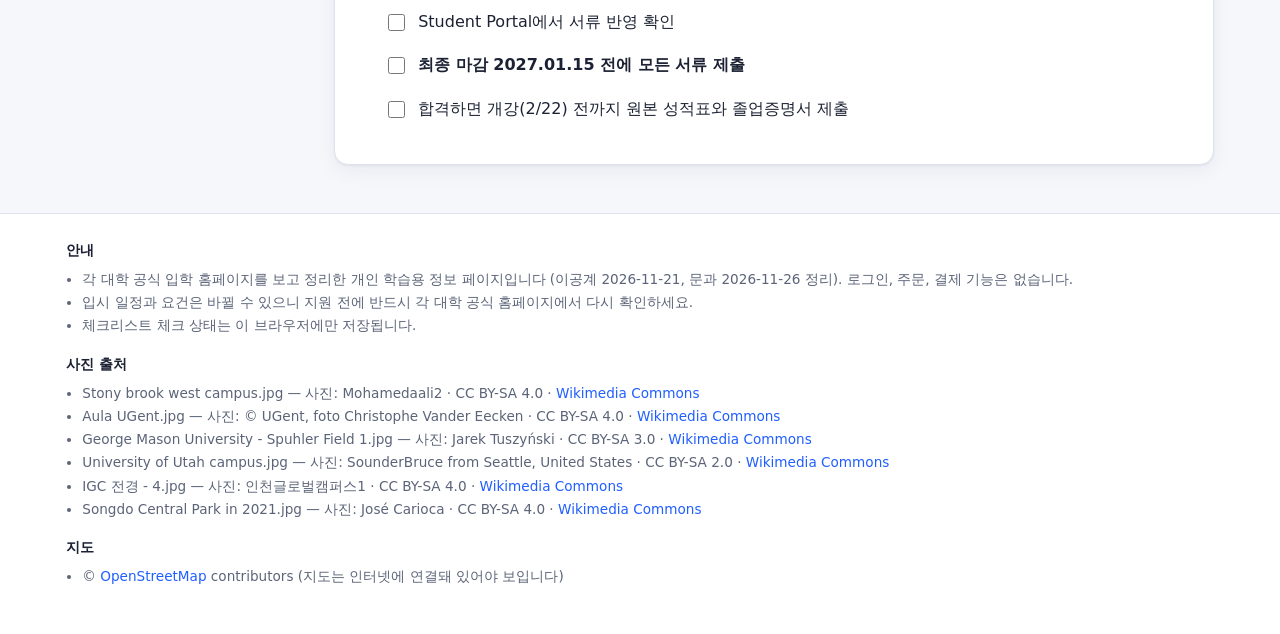
<file: utah.html>
<!doctype html>
<html lang="ko">
<head>
<meta charset="utf-8">
<meta name="viewport" content="width=device-width, initial-scale=1">
<title>유타대학교 아시아캠퍼스 이공계열 입시요강</title>
<meta name="description" content="유타대학교 아시아캠퍼스 2027 봄학기 이공계열 입시요강">
<link rel="stylesheet" href="css/style.css">
</head>
<body data-page="utah">
<header class="site-header">
  <div class="header-inner">
    <a class="brand" href="index.html">🎓 송도 <span>국제대학교</span> 입시</a>
    <button class="icon-btn menu-btn" id="menu-toggle" aria-label="메뉴 열기" aria-expanded="false">☰</button>
    <nav class="nav" id="site-nav"><a href="index.html">비교 요약</a><a href="suny.html">한국뉴욕주립대</a><a href="gmu.html">한국조지메이슨대</a><a href="ghent.html">겐트대</a><a href="utah.html" class="active">유타대</a><a href="munkwa.html">문과 입학</a></nav>
    <button class="icon-btn" id="theme-toggle" aria-label="다크 모드 전환">🌙</button>
  </div>
</header>

<section class="hero has-img">
  <img class="hero-bg" src="images/utah.jpg" alt="">
  <div class="hero-inner">
    <p>University of Utah Asia Campus</p>
    <h1>유타대학교 아시아캠퍼스</h1>
    <p>2027 봄학기 · 이공계열 입시요강</p>
    <div class="badges"><span class="badge">공학 1개 학과 (ECE)</span><span class="badge">수능 영어 불인정</span><span class="badge">최종 마감 2027.01.15</span></div>
  </div>
</section>

<main class="container">
  <section class="block" id="location">
    <h2 class="section-title">📍 캠퍼스 위치</h2>
    <div class="loc-grid">
      <article class="card loc-card">
        <figure>
          <img src="images/utah.jpg" alt="유타대학교 본교 사진" loading="lazy">
          <figcaption>사진: SounderBruce from Seattle, United States · CC BY-SA 2.0 · <a href="https://commons.wikimedia.org/wiki/File:University_of_Utah_campus.jpg" target="_blank" rel="noopener">Wikimedia Commons</a></figcaption>
        </figure>
        <div class="loc-body">
          <div class="loc-tag">본교</div>
          <h3>유타대학교 본교</h3>
          <p class="addr">미국 유타주 솔트레이크시티</p>
        </div>
        <div class="map-wrap">
          <iframe src="https://www.openstreetmap.org/export/embed.html?bbox=-111.8613,40.7529,-111.8229,40.7769&layer=mapnik&marker=40.7649,-111.8421" title="유타대학교 본교 지도" loading="lazy"></iframe>
          <a class="map-link" href="https://www.openstreetmap.org/?mlat=40.7649&mlon=-111.8421#map=15/40.7649/-111.8421" target="_blank" rel="noopener">큰 지도로 보기 ↗</a>
        </div>
      </article>
      <article class="card loc-card">
        <figure>
          <img src="images/igc.jpg" alt="인천글로벌캠퍼스 전경" loading="lazy">
          <figcaption>사진: 인천글로벌캠퍼스1 · CC BY-SA 4.0 · <a href="https://commons.wikimedia.org/wiki/File:IGC_%EC%A0%84%EA%B2%BD_-_4.jpg" target="_blank" rel="noopener">Wikimedia Commons</a></figcaption>
        </figure>
        <div class="loc-body">
          <div class="loc-tag">송도 캠퍼스</div>
          <h3>유타대학교 아시아캠퍼스 (인천글로벌캠퍼스)</h3>
          <p class="addr">인천 연수구 송도문화로 119-3 (인천글로벌캠퍼스)</p>
        </div>
        <div class="map-wrap">
          <iframe src="https://www.openstreetmap.org/export/embed.html?bbox=126.6537,37.367599999999996,126.6793,37.3836&layer=mapnik&marker=37.3756,126.6665" title="인천글로벌캠퍼스 지도" loading="lazy"></iframe>
          <a class="map-link" href="https://www.openstreetmap.org/?mlat=37.3756&mlon=126.6665#map=15/37.3756/126.6665" target="_blank" rel="noopener">큰 지도로 보기 ↗</a>
        </div>
      </article>
    </div>
  </section>

  <div class="doc-layout">
    <aside class="card toc" aria-label="목차">
      <h4>목차</h4>
      <ol id="toc-list"></ol>
    </aside>
    <article class="card md">
<blockquote><p>출처: 유타대 아시아캠퍼스 홈페이지 (<a href="https://asiacampus.utah.edu" target="_blank" rel="noopener">https://asiacampus.utah.edu</a>) — 신입생 지원(한국어/영어), 전공, 학비, 장학금, FAQ 페이지 · 정리일: 2026-11-21<br>지원 전에 반드시 공식 홈페이지에서 최신 내용을 다시 확인할 것.</p></blockquote>
<ul><li>본교: <strong>미국 유타주 유타대학교</strong> (솔트레이크시티 소재 주립 연구중심대학) — <strong>본교와 같은 학위</strong>를 받음</li><li>위치: 인천 연수구 송도문화로 119-3 (인천글로벌캠퍼스 IGC) · 입학처 U201호</li><li>원서 접수: 온라인 UAC 지원서 (<a href="https://futureu.admissions.utah.edu/apply/" target="_blank" rel="noopener">https://futureu.admissions.utah.edu/apply/</a>) 또는 <strong>Common App</strong></li><li>심사: <strong>전체론적 심사 (Holistic Review)</strong> — 고교 GPA, 수업 난이도 등을 종합 평가</li><li>면접: 없음</li></ul>
<hr>
<h2 id="1-학과--이공계열">1. 학과 — 이공계열</h2>
<p>학부 전공 6개 가운데 이공계로 볼 수 있는 학과는 아래와 같습니다.</p>
<div class="table-wrap"><table><thead><tr><th>학과</th><th>학위</th><th>이공계 여부</th><th>배우는 내용 · 진로</th></tr></thead><tbody><tr><td><strong>전기·컴퓨터공학과</strong> (Electrical &amp; Computer Engineering, ECE)</td><td><strong>BS</strong></td><td>✅ <strong>공학</strong></td><td>미적분, 선형대수, 복소함수, 기초과학, 컴퓨터과학, 공학과학 → 컴퓨터 구조·설계·프로그래밍, 전자기기·소프트웨어·하드웨어 시스템 설계 · <strong>4학년 졸업 프로젝트(캡스톤) 필수</strong></td></tr><tr><td><strong>게임학과</strong> (Games)</td><td><strong>BS</strong></td><td>⚠️ 컴퓨팅 학부와 영화과가 함께 만든 학과</td><td>수학, 컴퓨팅, 게임 디자인·제작 → 게임 업계, 시뮬레이션, 교육용 게임, 시각화 (게임 개발 분야 세계 상위권 프로그램)</td></tr><tr><td>도시생태학과 (Urban Ecology)</td><td>BS</td><td>⚠️ 도시계획·환경 쪽 (공대 아님)</td><td>–</td></tr></tbody></table></div>
<ul><li>(참고) 심리학(BS), 커뮤니케이션(BA/BS), 영화·미디어(BA)는 이공계가 아니라서 뺐음</li><li><strong>공학 전공은 전기·컴퓨터공학 1개</strong></li><li>1학년: 전공 입문 과목 2~3학기, 학술 글쓰기, 수학·과학</li><li>2학년: 전공 과목 중심</li><li><strong>3학년 무렵 미국 솔트레이크시티 본교에서 2학기</strong> 공부함 (필수)</li><li>4학년: 전공 과목과 취업 준비를 함께 함</li><li>학업 유지 조건: 누적 GPA 2.0 이상</li></ul>
<hr>
<h2 id="2-전형-일정">2. 전형 일정 ⏰</h2>
<div class="table-wrap"><table><thead><tr><th>학기</th><th><strong>우선 지원 마감</strong></th><th><strong>최종 지원 마감</strong></th><th>개강</th><th>종강</th></tr></thead><tbody><tr><td><strong>2027 봄학기</strong></td><td>2026.11.15 (❌ 지남)</td><td><strong>2027.01.15</strong></td><td>2027.02.22</td><td>2027.06.04</td></tr><tr><td>2027 가을학기</td><td>2027.02.15</td><td>2027.04.01 (신입학)</td><td>2027.08.23</td><td>2027.12.03</td></tr></tbody></table></div>
<ul><li><strong>우선 지원 마감까지 합격하면 장학금을 먼저 받을 수 있음</strong> → 2027 봄학기는 이미 지났음</li><li>결과 발표: 서류를 모두 낸 뒤 <strong>평균 4~6주</strong></li><li>온라인 진행 상황은 서류가 들어가고 7~10일 뒤에 반영됨</li></ul>
<hr>
<h2 id="3-지원-자격-신입생">3. 지원 자격 (신입생)</h2>
<ul><li>고등학교 졸업예정자, 또는 고교 졸업 후 대학에 다닌 적이 없는 사람<ul><li>고교 재학 중에 대학 과목을 들은 경우는 신입생으로 봄</li></ul></li><li>❌ <strong>국내 검정고시로는 지원할 수 없음</strong> (미국 GED는 가능하지만 SAT/ACT 필수)</li></ul>
<hr>
<h2 id="4-지원-절차--제출-서류">4. 지원 절차 · 제출 서류</h2>
<div class="table-wrap"><table><thead><tr><th>단계</th><th>내용</th></tr></thead><tbody><tr><td><strong>1. 온라인 지원서</strong></td><td>UAC 지원서 또는 Common App · <strong>원서료 US$65</strong> (신용카드, 환불 안 됨) · <strong>신입생 장학금(New Horizon, Opportunity)도 지원서 안에서 신청</strong></td></tr><tr><td><strong>2. 고교 성적증명서</strong> (9~12학년 = 중3~고3)</td><td><strong>한국 고교 출신은 성적표 사본을 이메일로 보내면 지원 완료</strong> → 합격 후 개강 전까지 원본 성적표와 졸업증명서를 내야 함 · 영문이 아니면 공증 번역본</td></tr><tr><td><strong>3. 공인영어성적</strong></td><td>아래 표 (필수)</td></tr><tr><td>4. SAT / ACT</td><td><strong>선택 (Test-Optional)</strong></td></tr><tr><td>5. 진행 상황 확인</td><td>Student Portal (uNID로 로그인)</td></tr></tbody></table></div>
<ul><li>홈페이지에 <strong>자기소개서와 추천서는 필수 서류로 나와 있지 않음</strong> (장학금 신청에는 에세이 2편이 필요함)</li></ul>
<hr>
<h2 id="5-공인영어성적-기준">5. 공인영어성적 기준 ⚠️</h2>
<div class="table-wrap"><table><thead><tr><th>시험</th><th>최저</th><th>제출 방법</th></tr></thead><tbody><tr><td>TOEFL iBT</td><td><strong>80</strong> (0~120점 방식) / <strong>4.5</strong> (1~6점 새 방식)</td><td>School Code 4853</td></tr><tr><td>IELTS</td><td><strong>6.5</strong></td><td>시험 기관을 통해 보내거나 이메일</td></tr><tr><td><strong>TOEIC</strong></td><td><strong>695</strong></td><td>공식 성적표를 이메일로</td></tr><tr><td>Duolingo</td><td><strong>110</strong></td><td>Duolingo 계정에서 University of Utah로 전송</td></tr><tr><td>SAT</td><td>EBRW <strong>510</strong></td><td>School Code 4853</td></tr><tr><td>ACT</td><td>English <strong>18</strong></td><td>School Code 4274</td></tr></tbody></table></div>
<ul><li>❌ <strong>수능 영어 성적은 인정되지 않음</strong> (인정 시험 목록에 없음)</li><li>❌ IB/AP 영어 점수, IELTS Indicator, 영어로 수업하는 학교를 다녔다는 것만으로는 인정 안 됨</li><li>시험을 본 날짜가 <strong>지원일 기준 2년 이내</strong>여야 함</li><li>시험 성적의 이름과 지원서의 이름이 다르면 입학처에 이메일로 알려야 함</li></ul>
<hr>
<h2 id="6-학비--비용-1년-기준-예상">6. 학비 · 비용 (1년 기준 예상)</h2>
<div class="table-wrap"><table><thead><tr><th>항목</th><th>금액</th></tr></thead><tbody><tr><td><strong>수업료</strong> (학기당 12~17학점)</td><td><strong>US$20,000 / 년</strong> (학기당 약 $10,000)</td></tr><tr><td>기숙사·식비</td><td>$5,000</td></tr><tr><td>교재·준비물</td><td>$1,000</td></tr><tr><td>기타 생활비</td><td>$2,000</td></tr><tr><td>항공료 (미국 학생 기준)</td><td>$3,000</td></tr><tr><td><strong>합계</strong></td><td><strong>약 $31,000 / 년</strong></td></tr></tbody></table></div>
<ul><li>17학점을 넘으면 학점당 $700 추가, 12학점 미만이면 학점당 $900</li><li>여름·겨울 학기는 학점당 $350</li><li><strong>솔트레이크시티 본교 2학기</strong>는 본교 학비 기준이 적용됨 + 학생비자 필요</li><li>학비는 미국 달러로 하나은행 가상계좌에 송금해야 함 (신용카드 안 됨)</li><li>분할 납부: 60%를 먼저 내고 40%는 다음 달에 냄 (신청비 $35)</li></ul>
<hr>
<h2 id="7-장학금-신입생">7. 장학금 (신입생)</h2>
<div class="table-wrap"><table><thead><tr><th>장학금</th><th>선발 기준</th><th>혜택</th><th>기간</th></tr></thead><tbody><tr><td><strong>입학 장학금</strong> (Entrance)</td><td>학업 성적 (가중치 없는 9~12학년 GPA, 시험 점수)</td><td><strong>연 최대 $4,000</strong></td><td>아시아캠퍼스 풀타임 6학기</td></tr><tr><td><strong>New Horizon 장학금</strong></td><td>리더십, 교과 외 활동, 개인 특기, 다양성 기여</td><td>심사에 따라 다름</td><td>6학기</td></tr><tr><td>Opportunity 장학금</td><td>경제적 필요 (FAFSA 제출)</td><td>심사에 따라 다름</td><td>6학기</td></tr></tbody></table></div>
<ul><li>New Horizon과 Opportunity는 <strong>지원서 안에서 신청하고 에세이 2편</strong>을 내야 함</li><li>계속 받으려면: 풀타임 12학점 이상, <strong>누적 GPA 3.0 이상</strong></li><li>장학금은 수업료와 학교 비용을 넘을 수 없고, <strong>솔트레이크시티 본교 학기에는 적용되지 않음</strong></li><li>재학생: Academic Excellence 장학금 (학기당 $1,000)</li></ul>
<hr>
<h2 id="내-상황에-맞춘-판단-이과--수능-영어-1등급--2027-봄학기">💡 내 상황에 맞춘 판단 (이과 · 수능 영어 1등급 · 2027 봄학기)</h2>
<ul><li>⚠️ <strong>수능 영어 1등급은 쓸 수 없음</strong> → 다른 학교와 가장 크게 다른 점<ul><li>TOEFL 80 / IELTS 6.5 / <strong>TOEIC 695</strong> / Duolingo 110 / SAT EBRW 510 중 하나가 따로 필요함</li><li>지금 성적이 없다면 <strong>최종 마감 2027.01.15 전에 성적을 받아야 함</strong><ul><li><strong>TOEIC이나 Duolingo가 가장 빠름</strong> (Duolingo는 온라인으로 바로 볼 수 있고 결과도 며칠이면 나옴)</li></ul></li></ul></li><li>⚠️ <strong>우선 지원 마감(11/15)은 지났음</strong> → 장학금 우선 대상에서는 빠지지만, 지원과 장학금 심사는 가능함</li><li>✅ 입학시험 없음, SAT/ACT 선택, <strong>한국 고교생은 성적표 사본으로 지원할 수 있음</strong> (원본은 합격 후)</li><li>✅ 이공계 학과 중 <strong>전기·컴퓨터공학(BS)</strong>은 진짜 공학 전공 → 전기·컴퓨터 쪽에 관심이 있으면 잘 맞음</li><li>⚠️ 학과 선택지가 좁음 (공학은 ECE 하나)</li><li>⚠️ 비용: 연 수업료 $20,000 + 미국 본교 2학기</li></ul>
<h3 id="실행-계획">🗓️ 실행 계획</h3>
<div class="table-wrap"><table><thead><tr><th>날짜</th><th>할 일</th></tr></thead><tbody><tr><td><strong>지금 ~ 12월 초</strong></td><td><strong>영어 성적 확보</strong> — TOEIC 695 또는 Duolingo 110 (또는 TOEFL 80 / IELTS 6.5) 시험 신청과 응시</td></tr><tr><td>같은 기간</td><td>온라인 지원서 작성 ($65) · 장학금(New Horizon) 에세이 2편 작성 · 영문 고교 성적표 사본 준비</td></tr><tr><td><strong>12월 중</strong></td><td>지원서 제출 → 성적표 사본 이메일 → 영어 성적 공식 전송</td></tr><tr><td>12월 말 ~ 1월</td><td>서류 반영 확인 (Student Portal, 7~10일)</td></tr><tr><td><strong>2027.01.15</strong></td><td><strong>최종 마감</strong></td></tr><tr><td>결과 발표</td><td>서류 완료 후 4~6주 → 2월 22일 개강 전까지 원본 성적표와 졸업증명서 제출</td></tr></tbody></table></div>
<h2 id="체크리스트">✅ 체크리스트</h2>
<ul class="checklist"><li><input type="checkbox" aria-label="체크"><span>학과 정하기: <strong>전기·컴퓨터공학 (ECE, BS)</strong> / 게임 (BS)</span></li><li><input type="checkbox" aria-label="체크"><span><strong>영어 성적 확보</strong> (수능은 안 됨): TOEIC 695 / Duolingo 110 / TOEFL 80 / IELTS 6.5 / SAT EBRW 510</span></li><li><input type="checkbox" aria-label="체크"><span>온라인 지원서 제출 (UAC 지원서 또는 Common App) + 원서료 $65</span></li><li><input type="checkbox" aria-label="체크"><span>(장학금) New Horizon 장학금 신청 + 에세이 2편</span></li><li><input type="checkbox" aria-label="체크"><span>영문 고교 성적표 (중3~고3) <strong>사본</strong> 이메일 제출</span></li><li><input type="checkbox" aria-label="체크"><span>영어 성적 공식 전송 (TOEFL·SAT 4853 / ACT 4274 / TOEIC·IELTS 이메일 / Duolingo 계정에서 전송)</span></li><li><input type="checkbox" aria-label="체크"><span>Student Portal에서 서류 반영 확인</span></li><li><input type="checkbox" aria-label="체크"><span><strong>최종 마감 2027.01.15 전에 모든 서류 제출</strong></span></li><li><input type="checkbox" aria-label="체크"><span>합격하면 개강(2/22) 전까지 원본 성적표와 졸업증명서 제출</span></li></ul>
    </article>
  </div>
</main>

<footer class="site-footer">
  <div class="container">
    <h4>안내</h4>
    <ul>
      <li>각 대학 공식 입학 홈페이지를 보고 정리한 개인 학습용 정보 페이지입니다 (이공계 2026-11-21, 문과 2026-11-26 정리). 로그인, 주문, 결제 기능은 없습니다.</li>
      <li>입시 일정과 요건은 바뀔 수 있으니 지원 전에 반드시 각 대학 공식 홈페이지에서 다시 확인하세요.</li>
      <li>체크리스트 체크 상태는 이 브라우저에만 저장됩니다.</li>
    </ul>
    <h4>사진 출처</h4>
    <ul><li>Stony brook west campus.jpg — 사진: Mohamedaali2 · CC BY-SA 4.0 · <a href="https://commons.wikimedia.org/wiki/File:Stony_brook_west_campus.jpg" target="_blank" rel="noopener">Wikimedia Commons</a></li><li>Aula UGent.jpg — 사진: © UGent, foto Christophe Vander Eecken · CC BY-SA 4.0 · <a href="https://commons.wikimedia.org/wiki/File:Aula_UGent.jpg" target="_blank" rel="noopener">Wikimedia Commons</a></li><li>George Mason University - Spuhler Field 1.jpg — 사진: Jarek Tuszyński · CC BY-SA 3.0 · <a href="https://commons.wikimedia.org/wiki/File:George_Mason_University_-_Spuhler_Field_1.jpg" target="_blank" rel="noopener">Wikimedia Commons</a></li><li>University of Utah campus.jpg — 사진: SounderBruce from Seattle, United States · CC BY-SA 2.0 · <a href="https://commons.wikimedia.org/wiki/File:University_of_Utah_campus.jpg" target="_blank" rel="noopener">Wikimedia Commons</a></li><li>IGC 전경 - 4.jpg — 사진: 인천글로벌캠퍼스1 · CC BY-SA 4.0 · <a href="https://commons.wikimedia.org/wiki/File:IGC_%EC%A0%84%EA%B2%BD_-_4.jpg" target="_blank" rel="noopener">Wikimedia Commons</a></li><li>Songdo Central Park in 2021.jpg — 사진: José Carioca · CC BY-SA 4.0 · <a href="https://commons.wikimedia.org/wiki/File:Songdo_Central_Park_in_2021.jpg" target="_blank" rel="noopener">Wikimedia Commons</a></li></ul>
    <h4>지도</h4>
    <ul><li>© <a href="https://www.openstreetmap.org/copyright" target="_blank" rel="noopener">OpenStreetMap</a> contributors (지도는 인터넷에 연결돼 있어야 보입니다)</li></ul>
  </div>
</footer>
<button class="icon-btn to-top" id="to-top" aria-label="맨 위로">↑</button>
<script src="js/main.js"></script>
</body>
</html>
</file>
<file: css/style.css>
/* ===== 송도 국제대학교 입시 정리 — 공통 스타일 ===== */
:root {
  --bg: #f6f7fb;
  --surface: #ffffff;
  --surface-2: #eef1f7;
  --text: #1c2233;
  --text-muted: #5b6478;
  --border: #dde2ec;
  --primary: #1f5eff;
  --primary-soft: #e6edff;
  --ok: #138a4b;
  --ok-soft: #e3f6ec;
  --warn: #b26a00;
  --warn-soft: #fff3dc;
  --bad: #c62f3a;
  --bad-soft: #fde7e9;
  --shadow: 0 1px 2px rgba(20, 30, 60, .06), 0 6px 20px rgba(20, 30, 60, .06);
  --radius: 14px;
  --maxw: 1180px;
  --suny: #8a1538;
  --gmu: #006633;
  --ghent: #1e64c8;
  --utah: #be0000;
}
@media (prefers-color-scheme: dark) {
  :root:not([data-theme="light"]) {
    --bg: #0f131c; --surface: #171c28; --surface-2: #1f2534; --text: #e7eaf2; --text-muted: #9aa3b8;
    --border: #2b3244; --primary: #6f9bff; --primary-soft: #1d2a4a; --ok: #4cc98a; --ok-soft: #13301f;
    --warn: #f0b04a; --warn-soft: #3a2a10; --bad: #ff7b84; --bad-soft: #3a1619;
    --shadow: 0 1px 2px rgba(0,0,0,.3), 0 6px 20px rgba(0,0,0,.25);
  }
}
:root[data-theme="dark"] {
  --bg: #0f131c; --surface: #171c28; --surface-2: #1f2534; --text: #e7eaf2; --text-muted: #9aa3b8;
  --border: #2b3244; --primary: #6f9bff; --primary-soft: #1d2a4a; --ok: #4cc98a; --ok-soft: #13301f;
  --warn: #f0b04a; --warn-soft: #3a2a10; --bad: #ff7b84; --bad-soft: #3a1619;
  --shadow: 0 1px 2px rgba(0,0,0,.3), 0 6px 20px rgba(0,0,0,.25);
}

* { box-sizing: border-box; }
html { scroll-behavior: smooth; scroll-padding-top: 80px; }
body {
  margin: 0; background: var(--bg); color: var(--text);
  font-family: "Pretendard", "Noto Sans KR", "Apple SD Gothic Neo", "Malgun Gothic", system-ui, sans-serif;
  line-height: 1.7; font-size: 16px; word-break: keep-all; overflow-wrap: anywhere;
}
a { color: var(--primary); text-decoration: none; }
a:hover { text-decoration: underline; }
img { max-width: 100%; display: block; }

/* ----- Header ----- */
.site-header {
  position: sticky; top: 0; z-index: 50;
  background: color-mix(in srgb, var(--surface) 88%, transparent);
  backdrop-filter: blur(10px); border-bottom: 1px solid var(--border);
}
.header-inner {
  max-width: var(--maxw); margin: 0 auto; padding: 0 16px; height: 64px;
  display: flex; align-items: center; gap: 16px;
}
.brand { font-weight: 800; font-size: 1.05rem; color: var(--text); white-space: nowrap; }
.brand span { color: var(--primary); }
.brand:hover { text-decoration: none; }
.nav { display: flex; gap: 4px; margin-left: auto; }
.nav a {
  padding: 8px 12px; border-radius: 999px; color: var(--text-muted); font-weight: 600; font-size: .93rem; white-space: nowrap;
}
.nav a:hover { background: var(--surface-2); color: var(--text); text-decoration: none; }
.nav a.active { background: var(--primary-soft); color: var(--primary); }
.icon-btn {
  border: 1px solid var(--border); background: var(--surface); color: var(--text);
  width: 38px; height: 38px; border-radius: 10px; cursor: pointer; font-size: 1.05rem; flex: none;
}
.icon-btn:hover { background: var(--surface-2); }
.menu-btn { display: none; }
@media (max-width: 860px) {
  .menu-btn { display: inline-block; margin-left: auto; }
  .nav {
    display: none; position: absolute; top: 64px; left: 0; right: 0; flex-direction: column;
    background: var(--surface); border-bottom: 1px solid var(--border); padding: 8px 16px 16px; gap: 2px;
  }
  .nav.open { display: flex; }
  .nav a { border-radius: 10px; }
}

/* ----- Layout ----- */
.container { max-width: var(--maxw); margin: 0 auto; padding: 0 16px; }
.hero {
  position: relative; color: #fff; overflow: hidden;
  background: linear-gradient(135deg, #142850 0%, #1f5eff 100%);
}
.hero.has-img { background: #111; }
.hero-bg { position: absolute; inset: 0; width: 100%; height: 100%; object-fit: cover; opacity: .45; }
.hero-inner { position: relative; max-width: var(--maxw); margin: 0 auto; padding: 56px 16px 48px; }
.hero h1 { margin: 0 0 8px; font-size: clamp(1.6rem, 4vw, 2.5rem); line-height: 1.25; }
.hero p { margin: 0; opacity: .92; font-size: 1.05rem; }
.hero .badges { margin-top: 16px; display: flex; flex-wrap: wrap; gap: 8px; }
.hero .badge { background: rgba(255,255,255,.16); border: 1px solid rgba(255,255,255,.3); color: #fff; }

.badge {
  display: inline-flex; align-items: center; gap: 4px; padding: 3px 10px; border-radius: 999px;
  font-size: .82rem; font-weight: 700; background: var(--surface-2); color: var(--text-muted); white-space: nowrap;
}
.badge.ok { background: var(--ok-soft); color: var(--ok); }
.badge.warn { background: var(--warn-soft); color: var(--warn); }
.badge.bad { background: var(--bad-soft); color: var(--bad); }

section.block { margin: 32px 0; }
.section-title { font-size: 1.35rem; margin: 0 0 14px; display: flex; align-items: center; gap: 8px; }
.card {
  background: var(--surface); border: 1px solid var(--border); border-radius: var(--radius);
  box-shadow: var(--shadow); padding: 20px;
}

/* ----- Location ----- */
.loc-grid { display: grid; grid-template-columns: 1fr 1fr; gap: 20px; }
@media (max-width: 760px) { .loc-grid { grid-template-columns: 1fr; } }
.loc-card { padding: 0; overflow: hidden; display: flex; flex-direction: column; }
.loc-card figure { margin: 0; position: relative; }
.loc-card figure img { width: 100%; aspect-ratio: 16 / 10; object-fit: cover; }
.loc-card figcaption {
  position: absolute; left: 0; right: 0; bottom: 0; padding: 18px 12px 6px; font-size: .72rem; color: #fff;
  background: linear-gradient(transparent, rgba(0,0,0,.65));
}
.loc-card figcaption a { color: #fff; text-decoration: underline; }
.loc-body { padding: 16px 18px 6px; }
.loc-body h3 { margin: 0 0 2px; font-size: 1.1rem; }
.loc-body .addr { color: var(--text-muted); font-size: .92rem; margin: 0; }
.loc-tag { font-size: .78rem; font-weight: 800; letter-spacing: .04em; color: var(--primary); }
.map-wrap { padding: 12px 18px 18px; margin-top: auto; }
.map-wrap iframe { width: 100%; height: 240px; border: 1px solid var(--border); border-radius: 10px; display: block; }
.map-wrap .map-link { font-size: .82rem; display: inline-block; margin-top: 6px; }

/* ----- Doc layout (TOC + content) ----- */
.doc-layout { display: grid; grid-template-columns: 240px minmax(0, 1fr); gap: 28px; align-items: start; margin: 32px auto 48px; }
@media (max-width: 960px) {
  .doc-layout { grid-template-columns: minmax(0, 1fr); }
  .toc { position: static !important; max-height: none !important; }
  .toc li.lv3 { display: none; }
}
.toc, .md { min-width: 0; }
.toc {
  position: sticky; top: 84px; max-height: calc(100vh - 100px); overflow: auto;
  padding: 16px; font-size: .9rem;
}
.toc h4 { margin: 0 0 8px; font-size: .85rem; color: var(--text-muted); letter-spacing: .04em; }
.toc ol { list-style: none; margin: 0; padding: 0; }
.toc li a { display: block; padding: 5px 8px; border-radius: 8px; color: var(--text-muted); line-height: 1.4; }
.toc li a:hover { background: var(--surface-2); color: var(--text); text-decoration: none; }
.toc li a.active { background: var(--primary-soft); color: var(--primary); font-weight: 700; }
.toc li.lv3 a { padding-left: 20px; font-size: .84rem; }

/* ----- Markdown content ----- */
.md { padding: 28px clamp(16px, 3vw, 36px); }
.md h2 {
  font-size: 1.4rem; margin: 2.2em 0 .7em; padding-bottom: .35em; border-bottom: 2px solid var(--border);
}
.md h2:first-child { margin-top: 0; }
.md h3 { font-size: 1.15rem; margin: 1.6em 0 .5em; }
.md h4 { font-size: 1rem; margin: 1.3em 0 .4em; }
.md p { margin: .6em 0; }
.md ul, .md ol { padding-left: 1.4em; margin: .5em 0; }
.md li { margin: .25em 0; }
.md li > ul, .md li > ol { margin: .2em 0; }
.md ul.checklist { list-style: none; padding-left: .2em; }
.md ul.checklist li { display: flex; gap: 10px; align-items: flex-start; padding: 6px 10px; border-radius: 8px; }
.md ul.checklist li:hover { background: var(--surface-2); }
.md ul.checklist input { margin-top: .45em; width: 17px; height: 17px; accent-color: var(--primary); flex: none; cursor: pointer; }
.md ul.checklist li.done span { color: var(--text-muted); text-decoration: line-through; }
.md blockquote {
  margin: 1em 0; padding: 12px 16px; border-left: 4px solid var(--primary);
  background: var(--primary-soft); border-radius: 0 10px 10px 0;
}
.md blockquote p { margin: .3em 0; }
.md hr { border: 0; border-top: 1px dashed var(--border); margin: 2em 0; }
.md code { background: var(--surface-2); padding: 1px 6px; border-radius: 6px; font-size: .9em; }
.md strong { font-weight: 800; }
.table-wrap { overflow-x: auto; margin: .8em 0 1.2em; border: 1px solid var(--border); border-radius: 10px; }
table { border-collapse: collapse; width: 100%; font-size: .93rem; }
th, td { padding: 9px 12px; border-bottom: 1px solid var(--border); text-align: left; vertical-align: top; }
th { background: var(--surface-2); font-weight: 800; white-space: nowrap; }
tr:last-child td { border-bottom: 0; }
tbody tr:hover td { background: color-mix(in srgb, var(--surface-2) 55%, transparent); }

/* ----- Index page ----- */
.notice {
  display: flex; gap: 12px; align-items: flex-start; padding: 14px 18px; border-radius: var(--radius);
  background: var(--warn-soft); color: var(--text); border: 1px solid color-mix(in srgb, var(--warn) 30%, transparent);
}
.school-grid { display: grid; grid-template-columns: repeat(4, 1fr); gap: 18px; }
@media (max-width: 1000px) { .school-grid { grid-template-columns: repeat(2, 1fr); } }
@media (max-width: 560px) { .school-grid { grid-template-columns: 1fr; } }
.school-card { padding: 0; overflow: hidden; display: flex; flex-direction: column; color: var(--text); transition: transform .15s ease; }
.school-card:hover { transform: translateY(-3px); text-decoration: none; }
.school-card img { aspect-ratio: 16 / 9; object-fit: cover; width: 100%; }
.school-card .sc-body { padding: 14px 16px 18px; border-top: 4px solid var(--accent, var(--primary)); flex: 1; display: flex; flex-direction: column; gap: 6px; }
.school-card h3 { margin: 0; font-size: 1.08rem; }
.school-card .sub { color: var(--text-muted); font-size: .86rem; margin: 0; }
.school-card .tags { display: flex; flex-wrap: wrap; gap: 6px; margin-top: 4px; }
.school-card .more { margin-top: auto; padding-top: 8px; color: var(--primary); font-weight: 700; font-size: .9rem; }

.compare th:first-child, .compare td:first-child { position: sticky; left: 0; background: var(--surface); z-index: 1; font-weight: 800; white-space: nowrap; }
.compare th:first-child { background: var(--surface-2); }
.compare th a { color: inherit; }
.compare td { min-width: 190px; }
.compare .hl td { background: color-mix(in srgb, var(--primary-soft) 60%, transparent); }

.timeline { list-style: none; margin: 0; padding: 0; position: relative; }
.timeline::before { content: ""; position: absolute; left: 92px; top: 6px; bottom: 6px; width: 2px; background: var(--border); }
.timeline li { display: grid; grid-template-columns: 80px 1fr; gap: 28px; padding: 8px 0; position: relative; }
.timeline li::before {
  content: ""; position: absolute; left: 87px; top: 16px; width: 12px; height: 12px; border-radius: 50%;
  background: var(--surface); border: 3px solid var(--primary);
}
.timeline li.past { opacity: .55; }
.timeline li.past::before { border-color: var(--text-muted); }
.timeline li.key::before { background: var(--bad); border-color: var(--bad); }
.timeline .date { font-weight: 800; text-align: right; font-variant-numeric: tabular-nums; }
.timeline .what strong { display: inline-block; margin-right: 6px; }
.dot { display: inline-block; width: 10px; height: 10px; border-radius: 50%; margin-right: 6px; vertical-align: middle; }

.reco-grid { display: grid; grid-template-columns: repeat(2, 1fr); gap: 16px; }
@media (max-width: 760px) { .reco-grid { grid-template-columns: 1fr; } }
.reco h3 { margin: 0 0 6px; font-size: 1.05rem; }
.reco p { margin: 0; color: var(--text-muted); font-size: .94rem; }

/* ----- Footer ----- */
.site-footer { border-top: 1px solid var(--border); background: var(--surface); color: var(--text-muted); font-size: .85rem; }
.site-footer .container { padding-top: 24px; padding-bottom: 32px; }
.site-footer h4 { margin: 0 0 6px; color: var(--text); font-size: .9rem; }
.site-footer ul { margin: 0 0 14px; padding-left: 1.2em; }

.to-top {
  position: fixed; right: 18px; bottom: 18px; z-index: 40; opacity: 0; pointer-events: none; transition: opacity .2s;
  border-radius: 50%; width: 44px; height: 44px; box-shadow: var(--shadow);
}
.to-top.show { opacity: 1; pointer-events: auto; }

@media print {
  .site-header, .toc, .to-top, .map-wrap iframe { display: none !important; }
  .doc-layout { grid-template-columns: 1fr; }
  body { background: #fff; }
}
</file>
